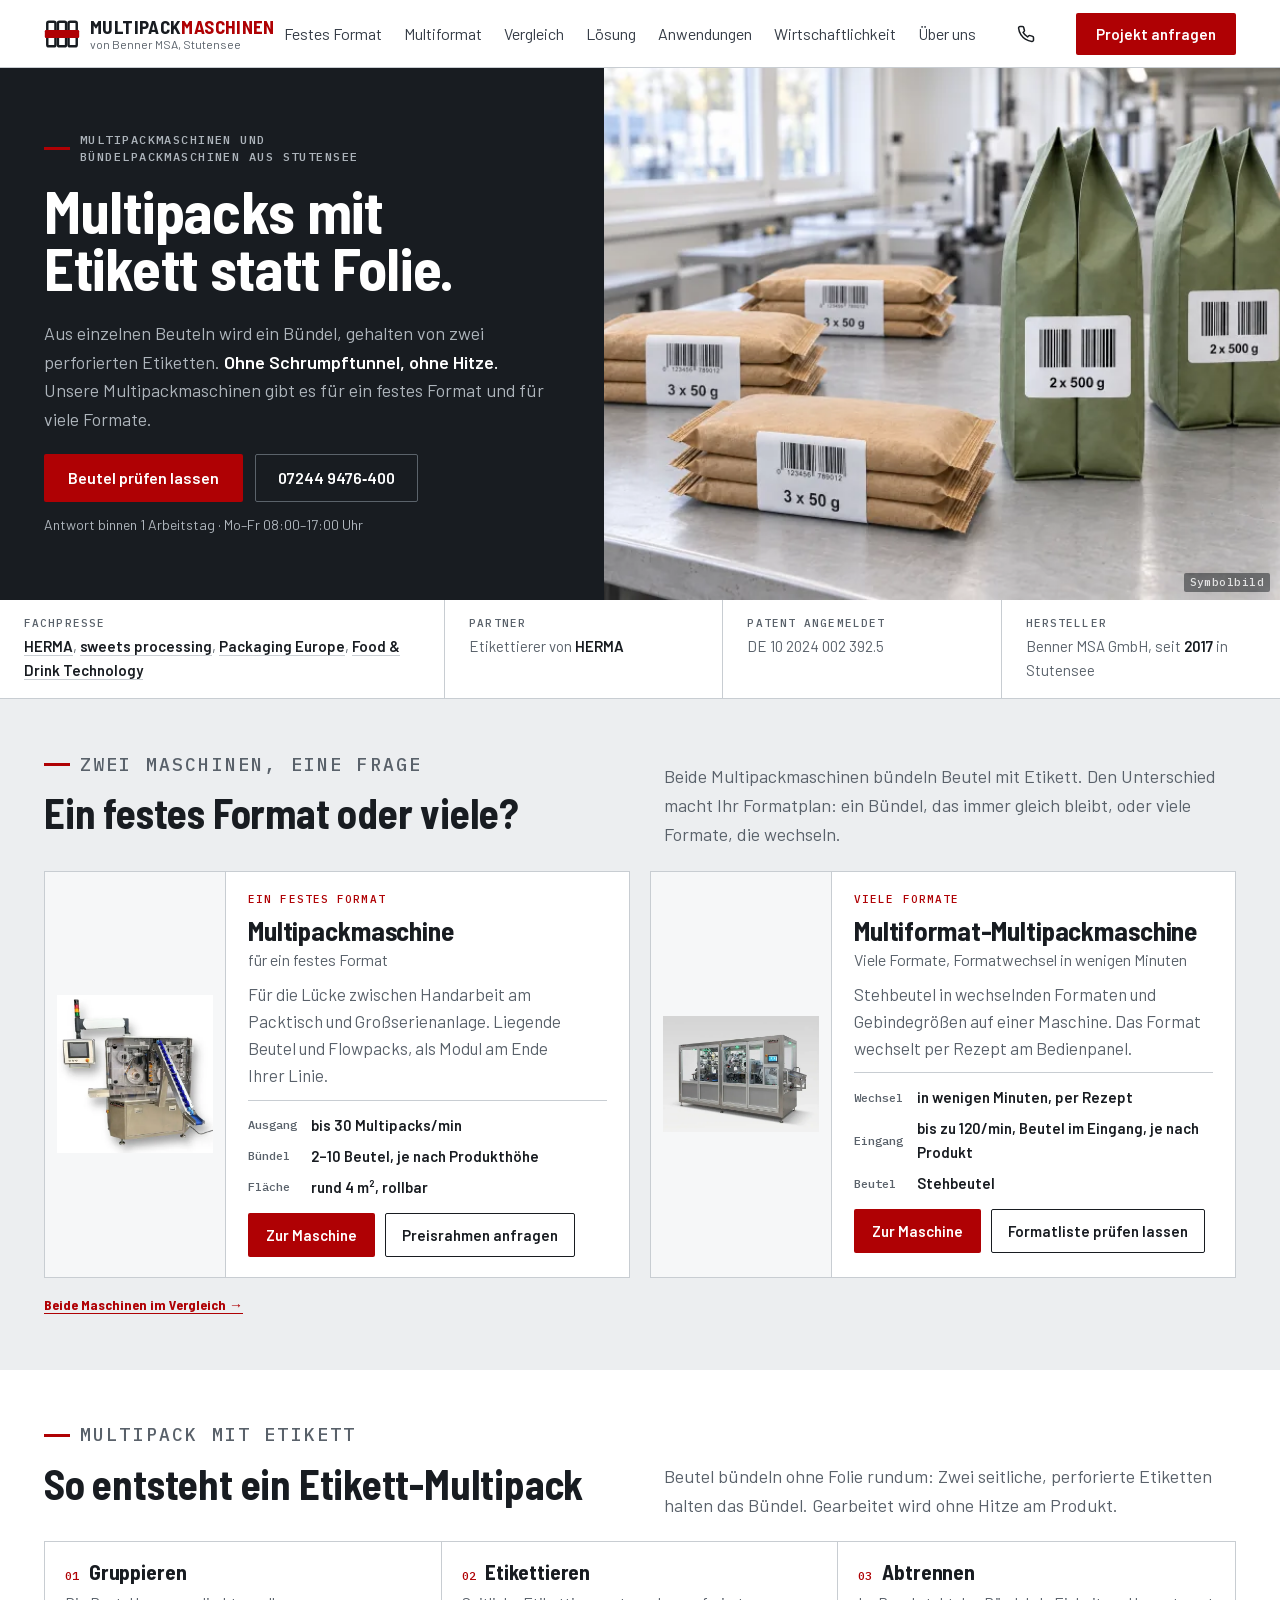
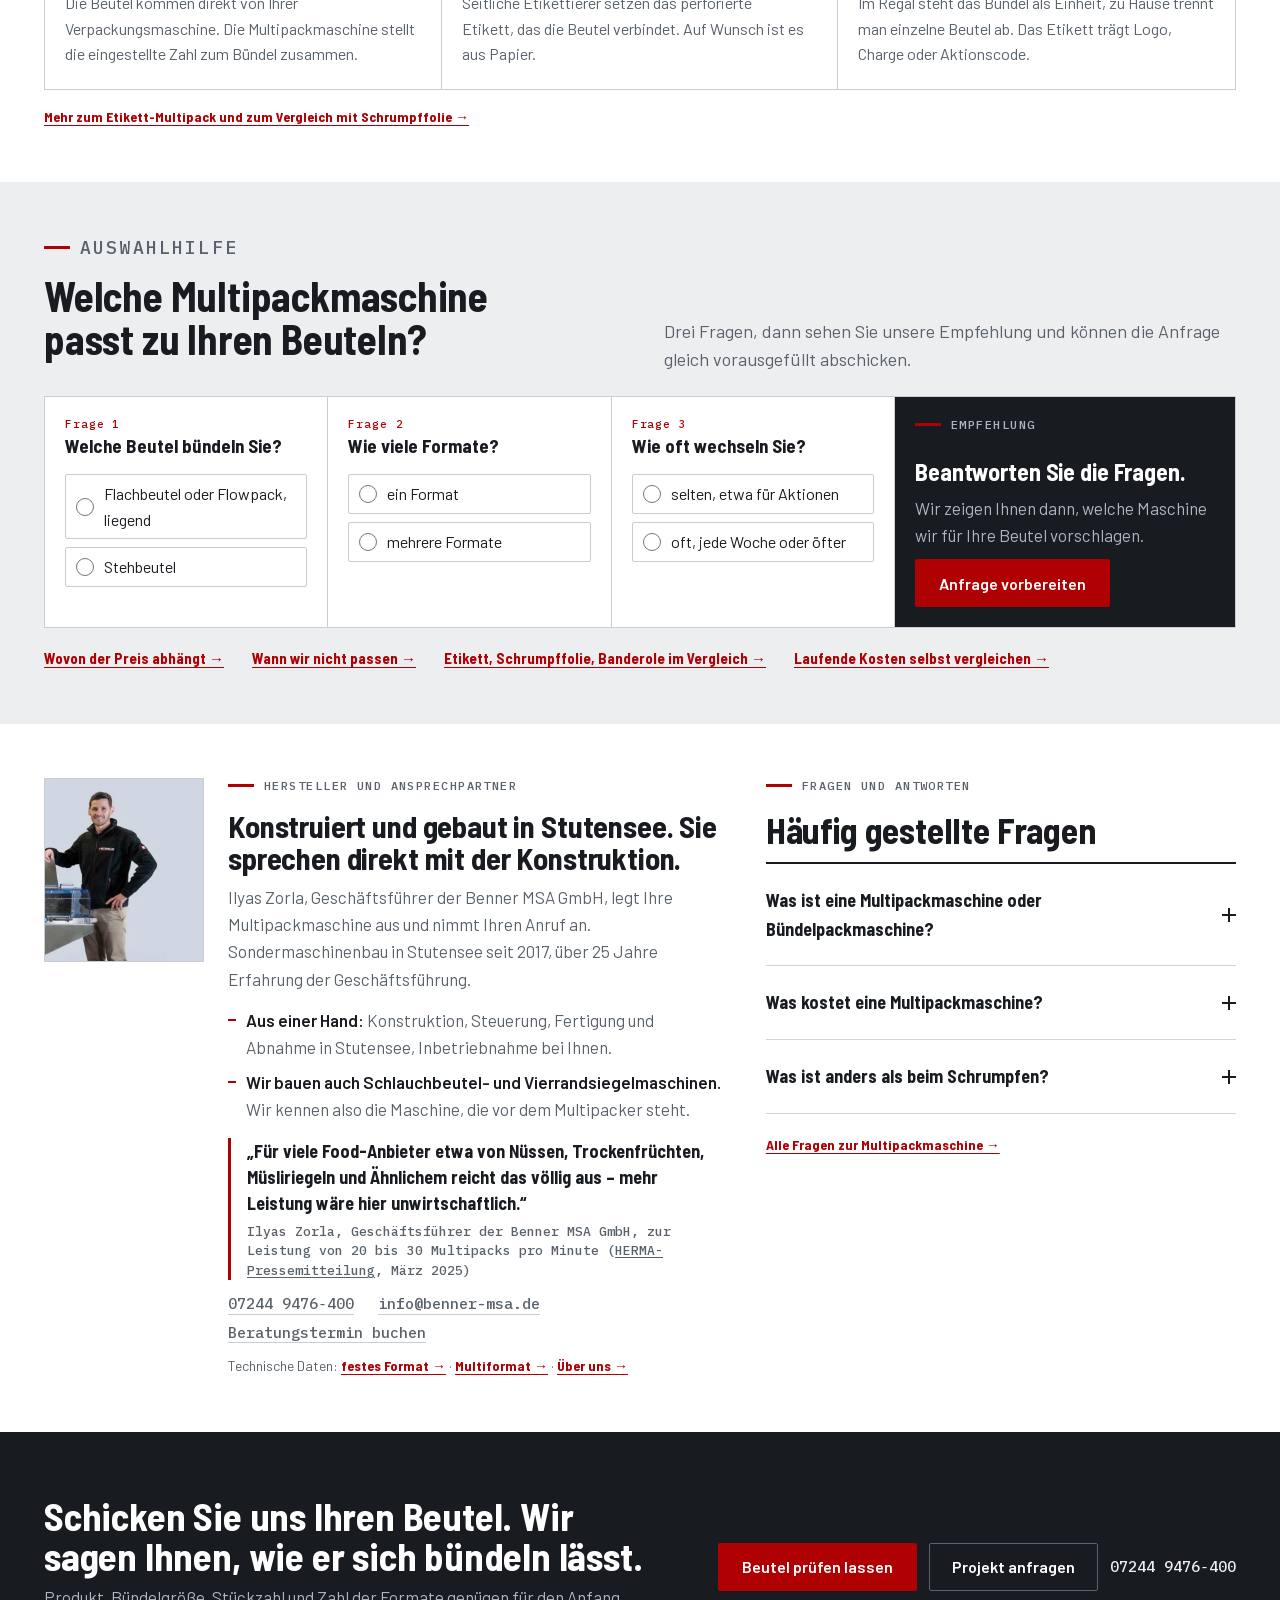
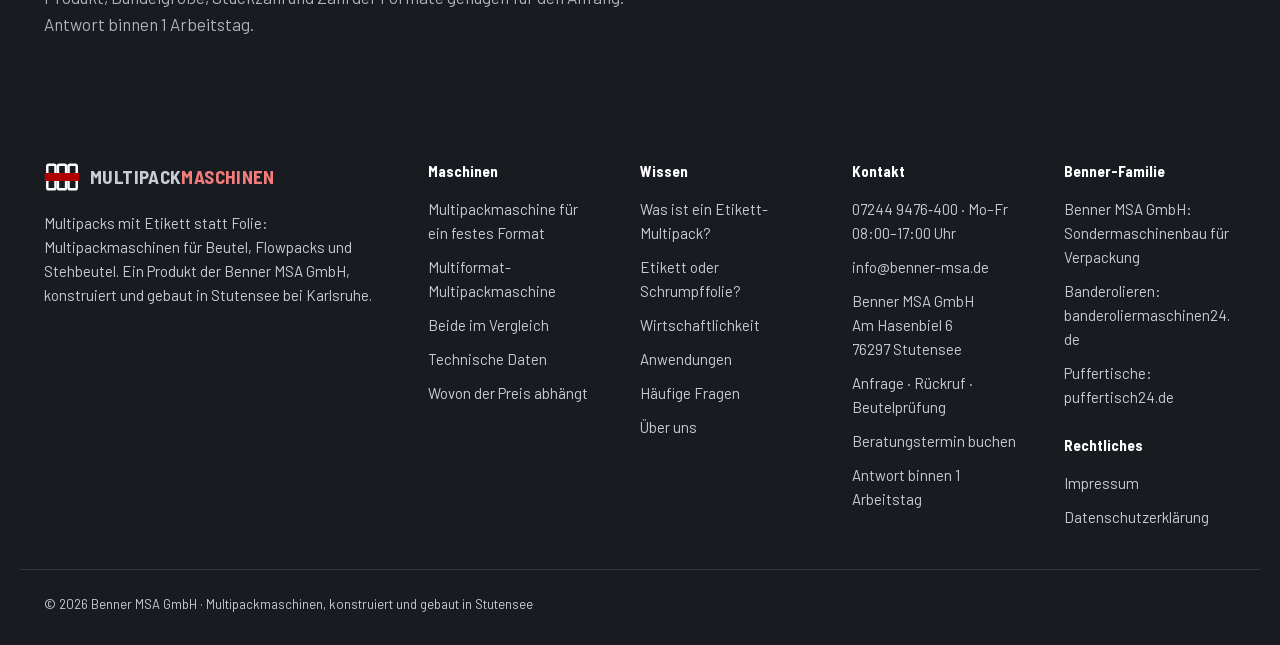
<file: index.html>
<!DOCTYPE html>
<html lang="de">
<head>
<meta charset="UTF-8">
<meta name="viewport" content="width=device-width, initial-scale=1">
<meta name="format-detection" content="telephone=no">
<title>Multipack- &amp; Bündelpackmaschinen mit Etikett | Benner MSA</title>
<meta name="description" content="Multipack mit Etikett statt Folie: Multipackmaschinen aus Stutensee für ein festes Format oder verschiedene Formate. Beutel bündeln ohne Schrumpftunnel.">
<link rel="canonical" href="https://multipackmaschinen.de/">
<meta property="og:title" content="Multipack- &amp; Bündelpackmaschinen mit Etikett | Benner MSA">
<meta property="og:description" content="Multipacks mit Etikett statt Folie. Zwei Multipackmaschinen aus Stutensee: für ein festes Format und für viele Formate, Formatwechsel in wenigen Minuten.">
<meta property="og:type" content="website">
<meta property="og:url" content="https://multipackmaschinen.de/">
<meta property="og:image" content="https://multipackmaschinen.de/assets/og/og-start.png">
<meta property="og:image:type" content="image/png">
<meta property="og:image:width" content="1200">
<meta property="og:image:height" content="630">
<meta property="og:image:alt" content="Multipacks mit Etikett statt Folie: Multipackmaschinen von Benner MSA für ein festes Format oder für viele Formate">
<meta property="og:locale" content="de_DE">
<meta property="og:site_name" content="multipackmaschinen.de">
<meta name="twitter:card" content="summary_large_image">
<meta name="twitter:title" content="Multipack- &amp; Bündelpackmaschinen mit Etikett | Benner MSA">
<meta name="twitter:description" content="Multipacks mit Etikett statt Folie. Zwei Multipackmaschinen aus Stutensee: für ein festes Format und für viele Formate, Formatwechsel in wenigen Minuten.">
<meta name="twitter:image" content="https://multipackmaschinen.de/assets/og/og-start.png">
<script type="application/ld+json">
{
  "@context": "https://schema.org",
  "@graph": [
    {
      "@type": "Organization",
      "@id": "https://multipackmaschinen.de/#organization",
      "name": "Benner MSA GmbH",
      "alternateName": "multipackmaschinen.de",
      "url": "https://multipackmaschinen.de/",
      "foundingDate": "2017",
      "telephone": "+49-7244-9476400",
      "email": "info@benner-msa.de",
      "sameAs": [
        "https://benner-msa.de/",
        "https://banderoliermaschinen24.de/",
        "https://www.puffertisch24.de/"
      ],
      "address": {
        "@type": "PostalAddress",
        "streetAddress": "Am Hasenbiel 6",
        "addressLocality": "Stutensee-Blankenloch",
        "postalCode": "76297",
        "addressRegion": "Baden-Württemberg",
        "addressCountry": "DE"
      },
      "contactPoint": {
        "@type": "ContactPoint",
        "telephone": "+49-7244-9476400",
        "email": "info@benner-msa.de",
        "contactType": "sales",
        "areaServed": "DE",
        "availableLanguage": "German"
      }
    },
    {
      "@type": "WebSite",
      "@id": "https://multipackmaschinen.de/#website",
      "url": "https://multipackmaschinen.de/",
      "name": "multipackmaschinen.de",
      "inLanguage": "de-DE",
      "publisher": { "@id": "https://multipackmaschinen.de/#organization" }
    },
    {
      "@type": "ItemList",
      "@id": "https://multipackmaschinen.de/#maschinen",
      "name": "Multipackmaschinen mit Etikett",
      "itemListElement": [
        { "@type": "ListItem", "position": 1, "name": "Multipackmaschine für ein festes Format", "url": "https://multipackmaschinen.de/etikett-multipackmaschine" },
        { "@type": "ListItem", "position": 2, "name": "Multiformat-Multipackmaschine", "url": "https://multipackmaschinen.de/multiformat-multipackmaschine" }
      ]
    }
  ]
}
</script>
<link rel="icon" type="image/x-icon" href="assets/favicon.ico">
<link rel="icon" type="image/svg+xml" href="assets/favicon.svg">
<link rel="apple-touch-icon" href="assets/apple-touch-icon.png">
<link rel="preload" href="assets/fonts/barlow-semi-condensed-700-latin.woff2" as="font" type="font/woff2" crossorigin>
<link rel="preload" href="assets/fonts/barlow-400-latin.woff2" as="font" type="font/woff2" crossorigin>
<link rel="preload" as="image" href="assets/images/kopf-symbolbild-1536.webp" imagesrcset="assets/images/kopf-symbolbild-768.webp 768w, assets/images/kopf-symbolbild-1024.webp 1024w, assets/images/kopf-symbolbild-1536.webp 1536w" imagesizes="(min-width: 900px) 54vw, 100vw" fetchpriority="high">
<link rel="stylesheet" href="assets/style.css?v=20261113d">
<script>document.documentElement.classList.add('js')</script>
<script defer src="https://stats.multipackmaschinen.de/script.js" data-website-id="f6ae71aa-5e69-43bb-a00f-7aee170f3cc0" data-domains="multipackmaschinen.de,www.multipackmaschinen.de"></script>
</head>
<body class="startseite">
<a class="skip" href="#inhalt">Zum Inhalt springen</a>
<!--P:header-->
<header class="hdr" id="siteHeader">
  <div class="container hdr-in">
    <a href="/" class="brand">
      <svg class="brand-mark" width="36" height="36" viewBox="0 0 44 44" fill="none" aria-hidden="true"><rect x="4" y="7" width="10" height="30" rx="2" stroke="#181C21" stroke-width="3"/><rect x="17" y="7" width="10" height="30" rx="2" stroke="#181C21" stroke-width="3"/><rect x="30" y="7" width="10" height="30" rx="2" stroke="#181C21" stroke-width="3"/><rect x="1" y="17" width="42" height="10" rx="1.5" fill="#AF0104"/></svg>
      <span class="brand-text"><span class="brand-name">MULTIPACK<span class="brand-red">MASCHINEN</span></span> <span class="brand-claim">von Benner MSA, Stutensee</span><span class="sr"> – Startseite</span></span>
    </a>
    <nav class="nav" aria-label="Hauptnavigation">
      <ul class="nav-links">
        <li><a href="/etikett-multipackmaschine">Festes Format</a></li>
        <li><a href="/multiformat-multipackmaschine">Multiformat</a></li>
        <li><a href="/maschinen">Vergleich</a></li>
        <li><a href="/loesung">Lösung</a></li>
        <li><a href="/anwendungen">Anwendungen</a></li>
        <li><a href="/kostenrechner">Wirtschaftlichkeit</a></li>
        <li><a href="/ueber-uns">Über uns</a></li>
      </ul>
      <a class="tel" href="tel:+4972449476400" aria-label="Anrufen: 07244 9476-400"><svg width="18" height="18" viewBox="0 0 24 24" fill="none" stroke="currentColor" stroke-width="2" stroke-linecap="round" stroke-linejoin="round" aria-hidden="true"><path d="M22 16.92v3a2 2 0 0 1-2.18 2 19.79 19.79 0 0 1-8.63-3.07 19.5 19.5 0 0 1-6-6 19.79 19.79 0 0 1-3.07-8.67A2 2 0 0 1 4.11 2h3a2 2 0 0 1 2 1.72c.13.96.36 1.9.7 2.81a2 2 0 0 1-.45 2.11L8.09 9.91a16 16 0 0 0 6 6l1.27-1.27a2 2 0 0 1 2.11-.45c.91.34 1.85.57 2.81.7A2 2 0 0 1 22 16.92z"/></svg><span class="tel-n">07244 9476-400</span></a>
      <a class="btn btn-primary btn-sm" href="/kontakt?art=anfrage&amp;quelle=start#anfrage"><span class="lg-only">Projekt anfragen</span><span class="sm-only">Anfragen</span></a>
      <details class="mnav">
        <summary><span class="sr">Menü</span><span class="burger" aria-hidden="true"><i></i><i></i><i></i></span></summary>
        <ul>
          <li><a href="/etikett-multipackmaschine">Festes Format</a></li>
          <li><a href="/multiformat-multipackmaschine">Multiformat</a></li>
          <li><a href="/maschinen">Vergleich</a></li>
          <li><a href="/loesung">Lösung</a></li>
          <li><a href="/anwendungen">Anwendungen</a></li>
          <li><a href="/kostenrechner">Wirtschaftlichkeit</a></li>
          <li><a href="/ueber-uns">Über uns</a></li>
          <li><a href="/faq">Häufige Fragen</a></li>
          <li class="mnav-sep"><a href="/kontakt">Kontakt &amp; Anfrage</a></li>
          <li><a href="/kontakt?art=muster&amp;quelle=menue#anfrage">Beutel prüfen lassen</a></li>
          <li><a href="https://meet.brevo.com/benner-msa/beratungstermin" rel="noopener">Beratungstermin buchen</a></li>
          <li><a href="tel:+4972449476400">Anrufen: 07244&nbsp;9476&#8209;400 · Mo–Fr 08:00–17:00 Uhr</a></li>
        </ul>
      </details>
    </nav>
  </div>
</header>
<!--/P:header-->

<main id="inhalt" tabindex="-1">

<section class="buehne dunkel mit-bild" id="start" aria-labelledby="h-start">
  <span id="story"></span>
  <div class="b-split">
    <div class="b-txt2">
      <h1 id="h-start"><span class="eyebrow">Multipackmaschinen und Bündelpackmaschinen aus Stutensee</span> Multipacks mit Etikett statt Folie.</h1>
      <div>
        <p class="lead">Aus einzelnen Beuteln wird ein Bündel, gehalten von zwei perforierten Etiketten. <b>Ohne Schrumpftunnel, ohne Hitze.</b> Unsere Multipackmaschinen gibt es für ein festes Format und für viele Formate.</p>
        <div class="cta-row">
          <a class="btn btn-primary" href="/kontakt?art=muster&amp;quelle=start#anfrage">Beutel prüfen lassen</a>
          <a class="btn btn-ghost" href="tel:+4972449476400">07244&nbsp;9476&#8209;400</a>
        </div>
        <p class="micro">Antwort binnen 1 Arbeitstag · Mo–Fr 08:00–17:00 Uhr</p>
      </div>
    </div>
    <figure class="b-bild">
      <img src="assets/images/kopf-symbolbild-1536.webp" srcset="assets/images/kopf-symbolbild-768.webp 768w, assets/images/kopf-symbolbild-1024.webp 1024w, assets/images/kopf-symbolbild-1536.webp 1536w" sizes="(min-width: 900px) 54vw, 100vw" width="1536" height="1024" fetchpriority="high" decoding="async" alt="Symbolbild: Etikett-Multipacks aus flachen Beuteln und Stehbeuteln auf einer Werkbank">
      <figcaption class="symbolbild">Symbolbild</figcaption>
    </figure>
  </div>
</section>

<div class="beleg beleg-4" role="region" aria-label="Belege" tabindex="0">
  <div><span class="k">Fachpresse</span><span><a href="https://www.herma.com/machines/about-herma/news/detail/producing-multipacks-for-medium-volumes" rel="noopener">HERMA</a>, <a href="https://www.sweets-processing.com/en/news/20250311-neue-maschine-von-benner-msa-mit-herma-etikettierern" rel="noopener">sweets processing</a>, <a href="https://packagingeurope.com/news/new-machine-bundles-medium-sized-bag-multipacks-with-label-applicator/12581.article" rel="noopener">Packaging Europe</a>, <a href="https://www.foodanddrinktechnology.com/news/57877/benner-msa-develops-compact-system-equipped-with-herma-500-label-applicators/" rel="noopener">Food &amp; Drink Technology</a></span></div>
  <div><span class="k">Partner</span><span>Etikettierer von <b>HERMA</b></span></div>
  <div><span class="k">Patent angemeldet</span><span>DE&nbsp;10&nbsp;2024&nbsp;002&nbsp;392.5</span></div>
  <div><span class="k">Hersteller</span><span>Benner MSA GmbH, seit <b>2017</b> in Stutensee</span></div>
</div>

<section class="abschnitt hell" id="maschine" aria-labelledby="h-maschine">
  <span id="frage"></span><span id="trichter"></span>
  <div class="container">
    <div class="kopf2">
      <p class="eyebrow">Zwei Maschinen, eine Frage</p>
      <h2 id="h-maschine">Ein festes Format oder viele?</h2>
      <p>Beide Multipackmaschinen bündeln Beutel mit Etikett. Den Unterschied macht Ihr Formatplan: ein Bündel, das immer gleich bleibt, oder viele Formate, die wechseln.</p>
    </div>
    <div class="tueren">
      <article class="tuer" id="festes-format">
        <div class="fig contain"><img src="assets/images/festformat-maschine-800.webp" srcset="assets/images/festformat-maschine-480.webp 480w, assets/images/festformat-maschine-800.webp 800w, assets/images/festformat-maschine-1261.webp 1261w" sizes="(min-width: 1081px) 300px, (min-width: 641px) 46vw, 92vw" width="800" height="812" loading="lazy" decoding="async" alt="Multipackmaschine für ein festes Format mit Steigband, zwei seitlichen Etikettierern, Signalsäule und Bedienpanel"></div>
        <div class="t-in">
          <span class="tag-k">Ein festes Format</span>
          <h3>Multipack&shy;maschine<span>für ein festes Format</span></h3>
          <p>Für die Lücke zwischen Handarbeit am Packtisch und Großserienanlage. Liegende Beutel und Flowpacks, als Modul am Ende Ihrer Linie.</p>
          <dl class="datenliste"><dt>Ausgang</dt><dd>bis 30 Multipacks/min</dd><dt>Bündel</dt><dd>2–10 Beutel, je nach Produkthöhe</dd><dt>Fläche</dt><dd>rund 4&nbsp;m², rollbar</dd></dl>
          <div class="t-cta"><a class="btn btn-primary" href="/etikett-multipackmaschine">Zur Maschine</a><a class="btn btn-ghost" href="/kontakt?art=anfrage&amp;maschine=fest&amp;quelle=start#anfrage">Preisrahmen anfragen</a></div>
        </div>
      </article>
      <article class="tuer" id="multiformat">
        <span id="beweis"></span><span id="formatwechsel"></span>
        <div class="fig contain"><img src="assets/images/multiformat-maschine-600.webp" srcset="assets/images/multiformat-maschine-600.webp 600w, assets/images/multiformat-maschine-1200.webp 1200w" sizes="(min-width: 1081px) 300px, (min-width: 641px) 46vw, 92vw" width="600" height="448" loading="lazy" decoding="async" alt="Multiformat-Multipackmaschine von Benner MSA mit Glastüren, Etikettierern, Touchpanel und Auslaufrutsche"></div>
        <div class="t-in">
          <span class="tag-k">Viele Formate</span>
          <h3>Multiformat-Multipack&shy;maschine<span>Viele Formate, Formatwechsel in wenigen Minuten</span></h3>
          <p>Stehbeutel in wechselnden Formaten und Gebindegrößen auf einer Maschine. Das Format wechselt per Rezept am Bedienpanel.</p>
          <dl class="datenliste"><dt>Wechsel</dt><dd>in wenigen Minuten, per Rezept</dd><dt>Eingang</dt><dd>bis zu 120/min, Beutel im Eingang, je nach Produkt</dd><dt>Beutel</dt><dd>Stehbeutel</dd></dl>
          <div class="t-cta"><a class="btn btn-primary" href="/multiformat-multipackmaschine">Zur Maschine</a><a class="btn btn-ghost" href="/kontakt?art=anfrage&amp;maschine=multiformat&amp;formate=4-10&amp;quelle=start#anfrage">Formatliste prüfen lassen</a></div>
        </div>
      </article>
    </div>
    <p class="micro" style="margin-top:16px"><a class="go" href="/maschinen">Beide Maschinen im Vergleich</a></p>
  </div>
</section>

<section class="abschnitt papier" id="funktion" aria-labelledby="h-funktion">
  <div class="container">
    <div class="kopf2">
      <p class="eyebrow">Multipack mit Etikett</p>
      <h2 id="h-funktion">So entsteht ein Etikett-Multipack</h2>
      <p>Beutel bündeln ohne Folie rundum: Zwei seitliche, perforierte Etiketten halten das Bündel. Gearbeitet wird ohne Hitze am Produkt.</p>
    </div>
    <ol class="schritte">
      <li class="schritt"><div class="s-in"><h3><span>01</span>Gruppieren</h3><p>Die Beutel kommen direkt von Ihrer Verpackungsmaschine. Die Multipackmaschine stellt die eingestellte Zahl zum Bündel zusammen.</p></div></li>
      <li class="schritt"><div class="s-in"><h3><span>02</span>Etikettieren</h3><p>Seitliche Etikettierer setzen das perforierte Etikett, das die Beutel verbindet. Auf Wunsch ist es aus Papier.</p></div></li>
      <li class="schritt"><div class="s-in"><h3><span>03</span>Abtrennen</h3><p>Im Regal steht das Bündel als Einheit, zu Hause trennt man einzelne Beutel ab. Das Etikett trägt Logo, Charge oder Aktionscode.</p></div></li>
    </ol>
    <p class="micro" style="margin-top:16px"><a class="go" href="/loesung">Mehr zum Etikett-Multipack und zum Vergleich mit Schrumpffolie</a></p>
  </div>
</section>

<section class="abschnitt hell" id="wegweiser" aria-labelledby="h-wegweiser">
    <div class="container">
    <div class="kopf2">
      <p class="eyebrow">Auswahlhilfe</p>
      <h2 id="h-wegweiser">Welche Multipackmaschine passt zu Ihren Beuteln?</h2>
      <p>Drei Fragen, dann sehen Sie unsere Empfehlung und können die Anfrage gleich vorausgefüllt abschicken.</p>
    </div>
    <form class="wahl" id="wahl" action="/kontakt" method="get">
      <fieldset>
        <legend><span>Frage 1</span>Welche Beutel bündeln Sie?</legend>
        <label><input type="radio" name="beutel" value="liegend">Flachbeutel oder Flowpack, liegend</label>
        <label><input type="radio" name="beutel" value="steh">Stehbeutel</label>
      </fieldset>
      <fieldset>
        <legend><span>Frage 2</span>Wie viele Formate?</legend>
        <label><input type="radio" name="anzahl" value="eins">ein Format</label>
        <label><input type="radio" name="anzahl" value="mehrere">mehrere Formate</label>
      </fieldset>
      <fieldset>
        <legend><span>Frage 3</span>Wie oft wechseln Sie?</legend>
        <label><input type="radio" name="wechsel" value="selten">selten, etwa für Aktionen</label>
        <label><input type="radio" name="wechsel" value="oft">oft, jede Woche oder öfter</label>
      </fieldset>
      <div class="w-erg" aria-live="polite">
        <p class="eyebrow">Empfehlung</p>
        <h3 id="w-h">Beantworten Sie die Fragen.</h3>
        <p id="w-p">Wir zeigen Ihnen dann, welche Maschine wir für Ihre Beutel vorschlagen.</p>
        <a class="btn btn-primary" id="w-a" href="/kontakt?art=anfrage&amp;quelle=auswahlhilfe#anfrage">Anfrage vorbereiten</a>
      </div>
    </form>
    <div class="wahl-text">
      <div class="kasten"><h3>Liegende Beutel, ein Format</h3><p>Dann passt die <a href="/etikett-multipackmaschine">Multipackmaschine für ein festes Format</a>. Für eine Aktion wechseln Sie nur die Etikettenrolle.</p></div>
      <div class="kasten"><h3>Stehbeutel in mehreren Formaten</h3><p>Dann passt die <a href="/multiformat-multipackmaschine">Multiformat-Multipackmaschine</a>. Das Format wechselt per Rezept in wenigen Minuten.</p></div>
      <div class="kasten"><h3>Dazwischen</h3><p>Liegende Beutel in mehreren Formaten oder ein einzelner Stehbeutel: Schicken Sie uns Ihre Formatliste, wir prüfen beide Wege.</p></div>
    </div>
    <p class="wahl-links" id="preise"><span id="problem"></span><span id="vergleich"></span><span id="h-preise"></span>
      <a class="go" href="/maschinen#preise">Wovon der Preis abhängt</a>
      <a class="go" href="/maschinen#nicht-passen">Wann wir nicht passen</a>
      <a class="go" href="/loesung#abgrenzung">Etikett, Schrumpffolie, Banderole im Vergleich</a>
      <a class="go" href="/kostenrechner">Laufende Kosten selbst vergleichen</a>
    </p>
  </div>
</section>

<section class="abschnitt papier" id="warum" aria-labelledby="h-team">
  <span id="team"></span><span id="ablauf"></span><span id="technik"></span>
  <div class="container duo">
    <div class="person">
    <img src="assets/images/ansprechpartner.webp" width="470" height="540" loading="lazy" decoding="async" alt="Ilyas Zorla, Geschäftsführer der Benner MSA GmbH">
    <div>
      <p class="eyebrow">Hersteller und Ansprechpartner</p>
      <h2 id="h-team">Konstruiert und gebaut in Stutensee. Sie sprechen direkt mit der Konstruktion.</h2>
      <p>Ilyas Zorla, Geschäftsführer der Benner MSA GmbH, legt Ihre Multipackmaschine aus und nimmt Ihren Anruf an. Sondermaschinenbau in Stutensee seit 2017, über 25 Jahre Erfahrung der Geschäftsführung.</p>
      <ul class="hersteller">
        <li><b>Aus einer Hand:</b> Konstruktion, Steuerung, Fertigung und Abnahme in Stutensee, Inbetriebnahme bei Ihnen.</li>
        <li><b>Wir bauen auch Schlauchbeutel- und Vierrandsiegelmaschinen.</b> Wir kennen also die Maschine, die vor dem Multipacker steht.</li>
      </ul>
      <blockquote class="zitat"><p>„Für viele Food-Anbieter etwa von Nüssen, Trockenfrüchten, Müsliriegeln und Ähnlichem reicht das völlig aus – mehr Leistung wäre hier unwirtschaftlich.“</p><cite>Ilyas Zorla, Geschäftsführer der Benner MSA GmbH, zur Leistung von 20 bis 30 Multipacks pro Minute (<a href="https://www.herma.com/machines/about-herma/news/detail/producing-multipacks-for-medium-volumes" rel="noopener">HERMA-Pressemitteilung</a>, März 2025)</cite></blockquote>
      <p class="kontaktzeile"><a href="tel:+4972449476400">07244&nbsp;9476&#8209;400</a><a href="mailto:info@benner-msa.de">info@benner-msa.de</a><a href="https://meet.brevo.com/benner-msa/beratungstermin" rel="noopener">Beratungstermin buchen</a></p>
      <p class="micro">Technische Daten: <a class="go" href="/etikett-multipackmaschine#technik">festes Format</a> · <a class="go" href="/multiformat-multipackmaschine#technik">Multiformat</a> · <a class="go" href="/ueber-uns">Über uns</a></p>
    </div>
  </div>
    <div id="faq">
      <p class="eyebrow">Fragen und Antworten</p>
      <h2 id="h-faq" style="font-size:clamp(1.75rem,2.8vw,2.375rem)">Häufig gestellte Fragen</h2>
      <div class="faq">
      <details>
        <summary>Was ist eine Multipackmaschine oder Bündelpackmaschine?</summary>
        <p>Eine Multipackmaschine fasst mehrere einzelne Packungen zu einer Verkaufseinheit zusammen, etwa zwei oder drei Beutel Nüsse zu einem DUO- oder TRIO-Pack. Im Handel heißt das auch Sammelpackung, Mehrfachpackung oder Bündelverpackung, die Maschine deshalb oft Bündelpackmaschine. Unsere Maschinen bündeln mit perforiertem Etikett statt mit Schrumpffolie.</p>
      </details>
      <details>
        <summary>Was kostet eine Multipackmaschine?</summary>
        <p>Das hängt vor allem von der Zahl der Formate, der Leistung und der Einbindung in Ihre Linie ab. Schicken Sie uns Beutel, Bündelgröße und Stückzahl, wir nennen Ihnen den Preisrahmen binnen 1 Arbeitstag.</p>
      </details>
      <details>
        <summary>Was ist anders als beim Schrumpfen?</summary>
        <p>Statt Folie rundum verbinden zwei seitliche, perforierte Etiketten die Beutel. Es gibt keinen Schrumpftunnel und keine Hitze am Produkt. Im Regal trennt der Kunde einzelne Packungen ab.</p>
      </details>
    </div>
    <p class="micro" style="margin-top:20px"><a class="go" href="/faq">Alle Fragen zur Multipackmaschine</a></p>
    </div>
  </div>
</section>

<section class="abschluss" id="kontakt" aria-labelledby="h-kontakt">
  <span id="wissen"></span>
  <div class="container a-in">
    <div>
      <h2 id="h-kontakt">Schicken Sie uns Ihren Beutel. Wir sagen Ihnen, wie er sich bündeln lässt.</h2>
      <p>Produkt, Bündelgröße, Stückzahl und Zahl der Formate genügen für den Anfang. Antwort binnen 1 Arbeitstag.</p>
    </div>
    <div class="cta-row">
      <a class="btn btn-primary" href="/kontakt?art=muster&amp;quelle=start#anfrage">Beutel prüfen lassen</a>
      <a class="btn btn-ghost" href="/kontakt?art=anfrage&amp;quelle=start#anfrage">Projekt anfragen</a>
      <a class="tel2" href="tel:+4972449476400">07244&nbsp;9476&#8209;400</a>
    </div>
  </div>
</section>

</main>
<!--P:footer-->
<footer class="ftr">
  <div class="container ftr-grid">
    <div class="ftr-brand">
      <a href="/" class="brand brand-inv" aria-label="Multipackmaschinen – Startseite">
        <svg class="brand-mark" width="36" height="36" viewBox="0 0 44 44" fill="none" aria-hidden="true"><rect x="4" y="7" width="10" height="30" rx="2" stroke="#FFFFFF" stroke-width="3"/><rect x="17" y="7" width="10" height="30" rx="2" stroke="#FFFFFF" stroke-width="3"/><rect x="30" y="7" width="10" height="30" rx="2" stroke="#FFFFFF" stroke-width="3"/><rect x="1" y="17" width="42" height="10" rx="1.5" fill="#AF0104"/></svg>
        <span class="brand-text"><span class="brand-name">MULTIPACK<span class="brand-red">MASCHINEN</span></span></span>
      </a>
      <p>Multipacks mit Etikett statt Folie: Multipackmaschinen für Beutel, Flowpacks und Stehbeutel. Ein Produkt der <a href="https://benner-msa.de">Benner MSA GmbH</a>, konstruiert und gebaut in Stutensee bei Karlsruhe.</p>
    </div>
    <div><p class="ftr-h">Maschinen</p><ul><li><a href="/etikett-multipackmaschine">Multipackmaschine für ein festes Format</a></li><li><a href="/multiformat-multipackmaschine">Multiformat-Multipackmaschine</a></li><li><a href="/maschinen">Beide im Vergleich</a></li><li><a href="/etikett-multipackmaschine#technik">Technische Daten</a></li><li><a href="/etikett-multipackmaschine#preise">Wovon der Preis abhängt</a></li></ul></div>
    <div><p class="ftr-h">Wissen</p><ul><li><a href="/loesung#etikett-multipack">Was ist ein Etikett-Multipack?</a></li><li><a href="/loesung#abgrenzung">Etikett oder Schrumpffolie?</a></li><li><a href="/kostenrechner">Wirtschaftlichkeit</a></li><li><a href="/anwendungen">Anwendungen</a></li><li><a href="/faq">Häufige Fragen</a></li><li><a href="/ueber-uns">Über uns</a></li></ul></div>
    <div><p class="ftr-h">Kontakt</p><ul><li><a href="tel:+4972449476400">07244&nbsp;9476&#8209;400</a> · Mo–Fr 08:00–17:00 Uhr</li><li><a href="mailto:info@benner-msa.de">info@benner-msa.de</a></li><li>Benner MSA GmbH<br>Am Hasenbiel 6<br>76297 Stutensee</li><li><a href="/kontakt">Anfrage · Rückruf · Beutelprüfung</a></li><li><a href="https://meet.brevo.com/benner-msa/beratungstermin" rel="noopener">Beratungstermin buchen</a></li><li>Antwort binnen 1 Arbeitstag</li></ul></div>
    <div><p class="ftr-h">Benner-Familie</p><ul><li><a href="https://benner-msa.de">Benner MSA GmbH: Sondermaschinenbau für Verpackung</a></li><li><a href="https://banderoliermaschinen24.de">Banderolieren: banderoliermaschinen24.de</a></li><li><a href="https://www.puffertisch24.de">Puffertische: puffertisch24.de</a></li></ul><p class="ftr-h ftr-h-2">Rechtliches</p><ul><li><a href="/impressum">Impressum</a></li><li><a href="/datenschutz">Datenschutzerklärung</a></li></ul></div>
  </div>
  <div class="container ftr-bottom">
    <p>© 2026 Benner MSA GmbH · Multipackmaschinen, konstruiert und gebaut in Stutensee</p>
  </div>
</footer>
<!--/P:footer-->
<div class="handyleiste"><a class="btn btn-primary" href="/kontakt?art=muster&amp;quelle=handyleiste#anfrage">Beutel prüfen lassen</a><a class="btn btn-ghost" href="tel:+4972449476400" aria-label="Anrufen: 07244 9476-400">Anruf</a></div>
<script src="assets/script.js?v=20261113c" defer></script>
</body>
</html>
</file>
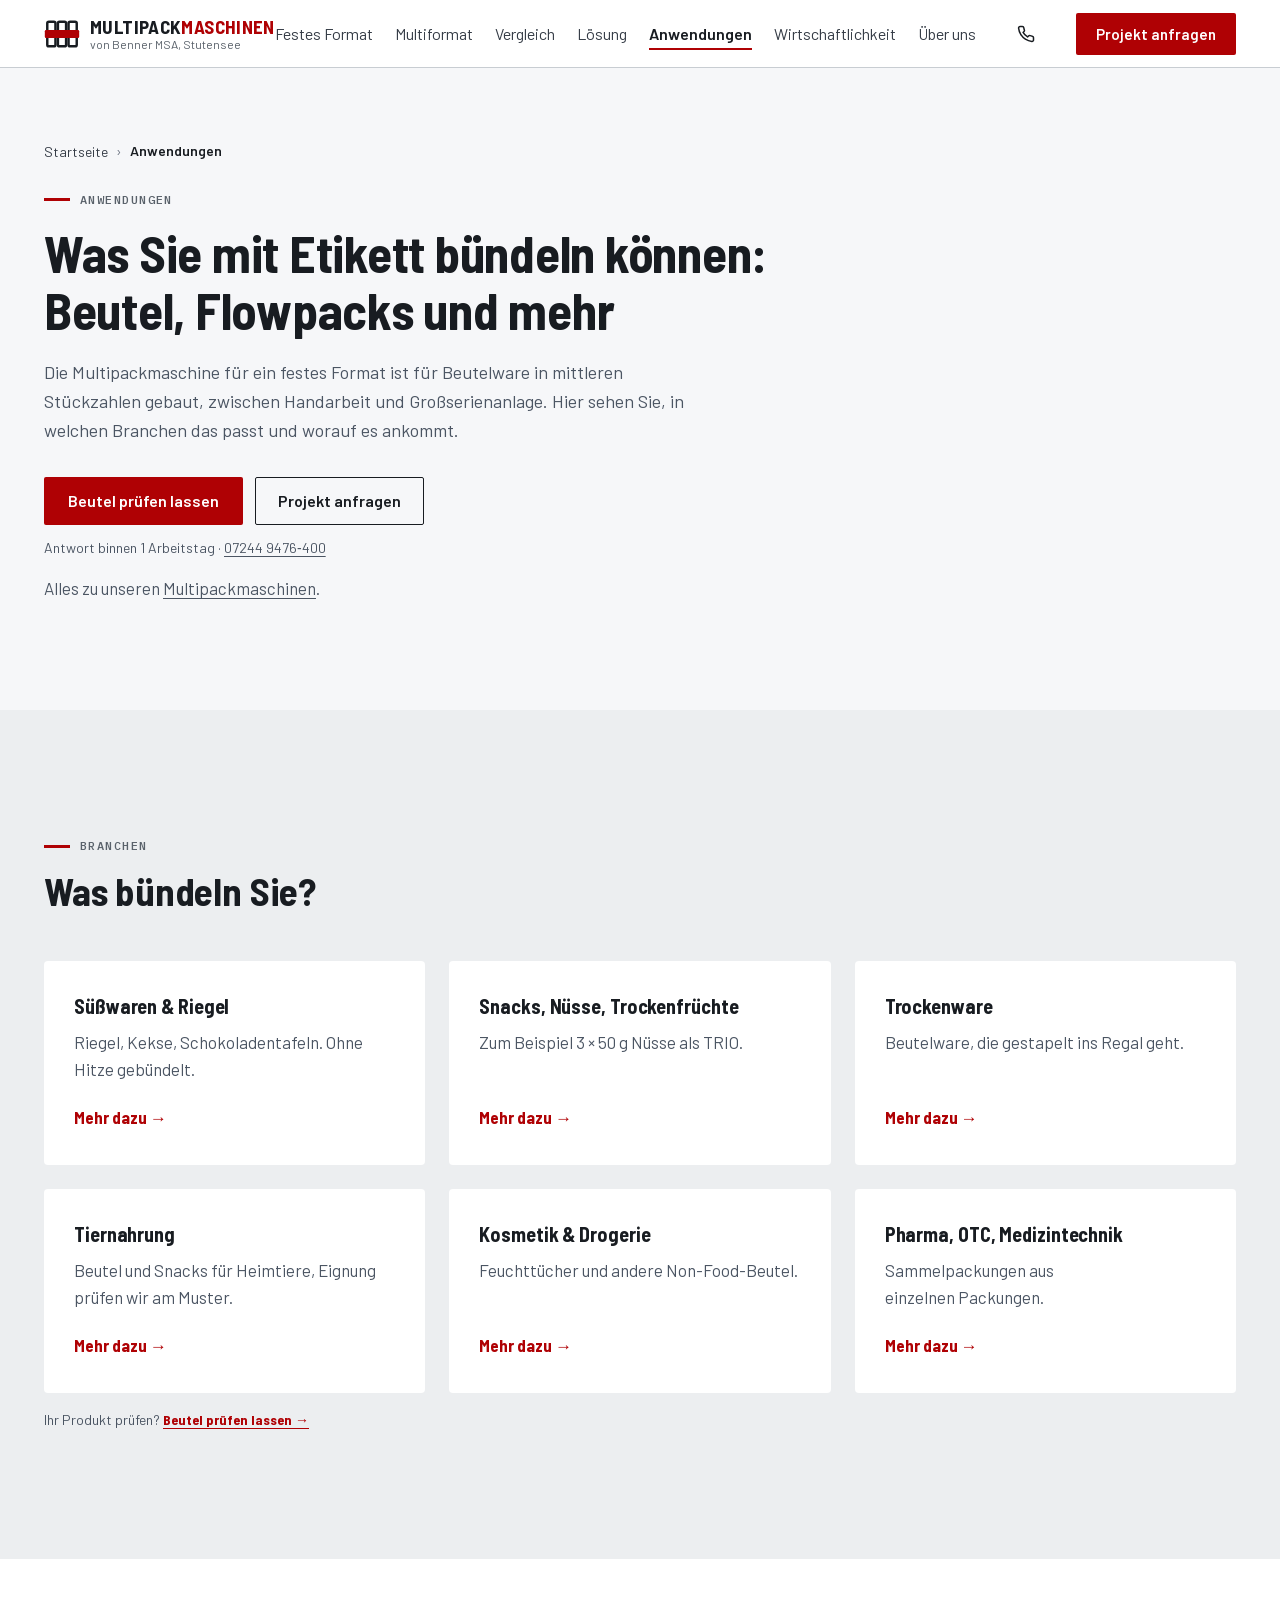
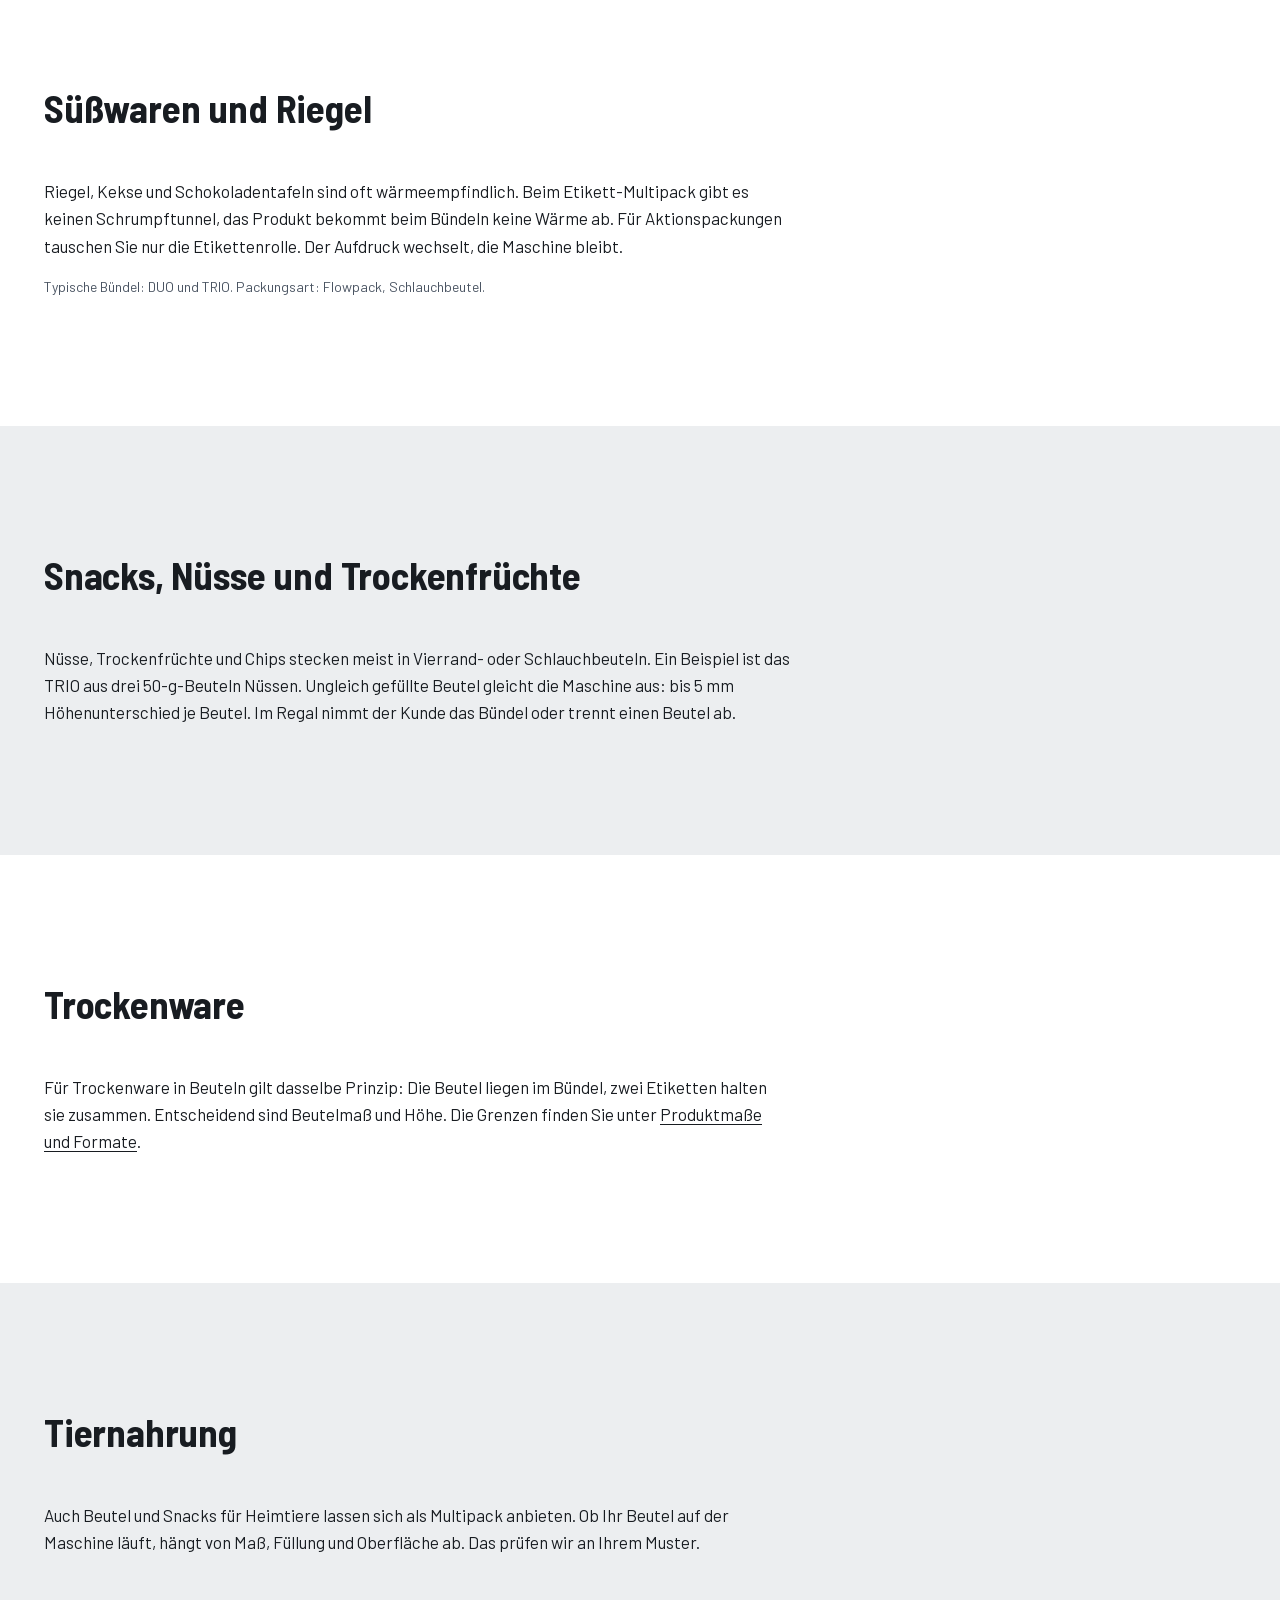
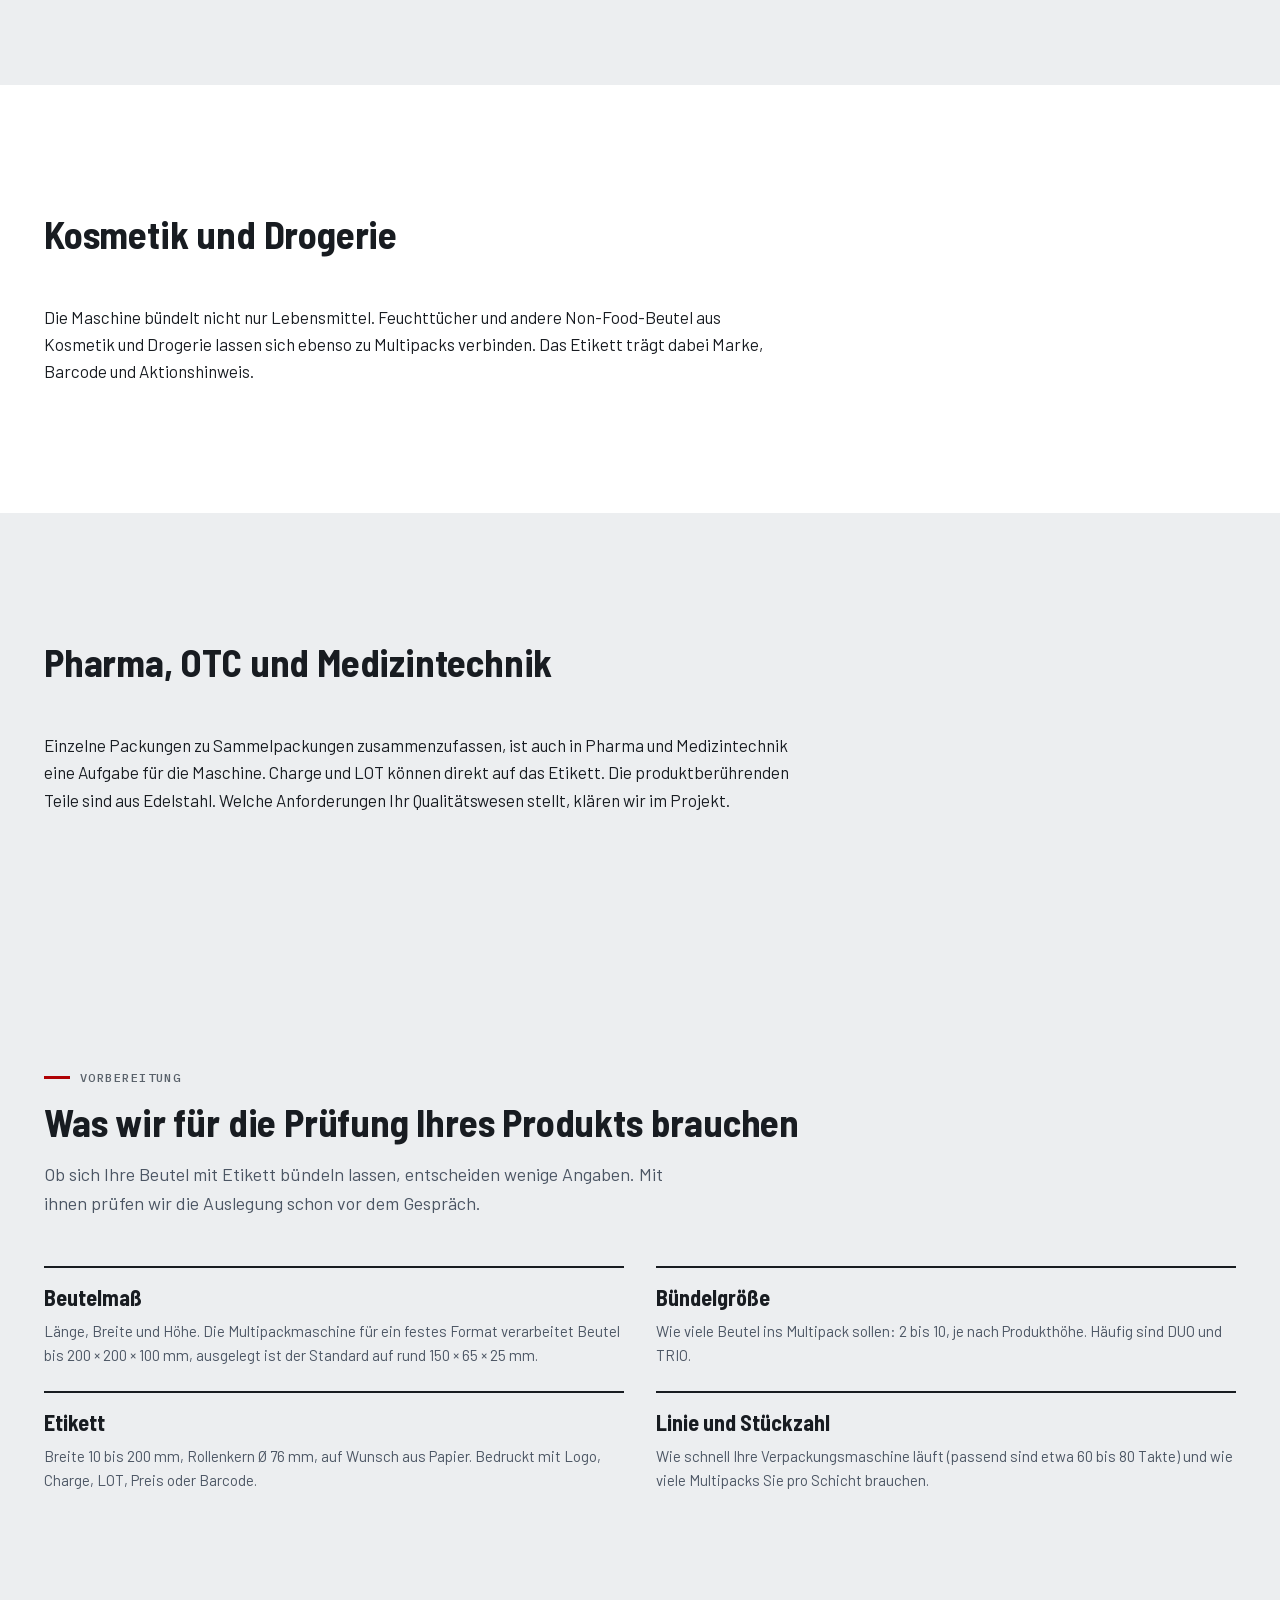
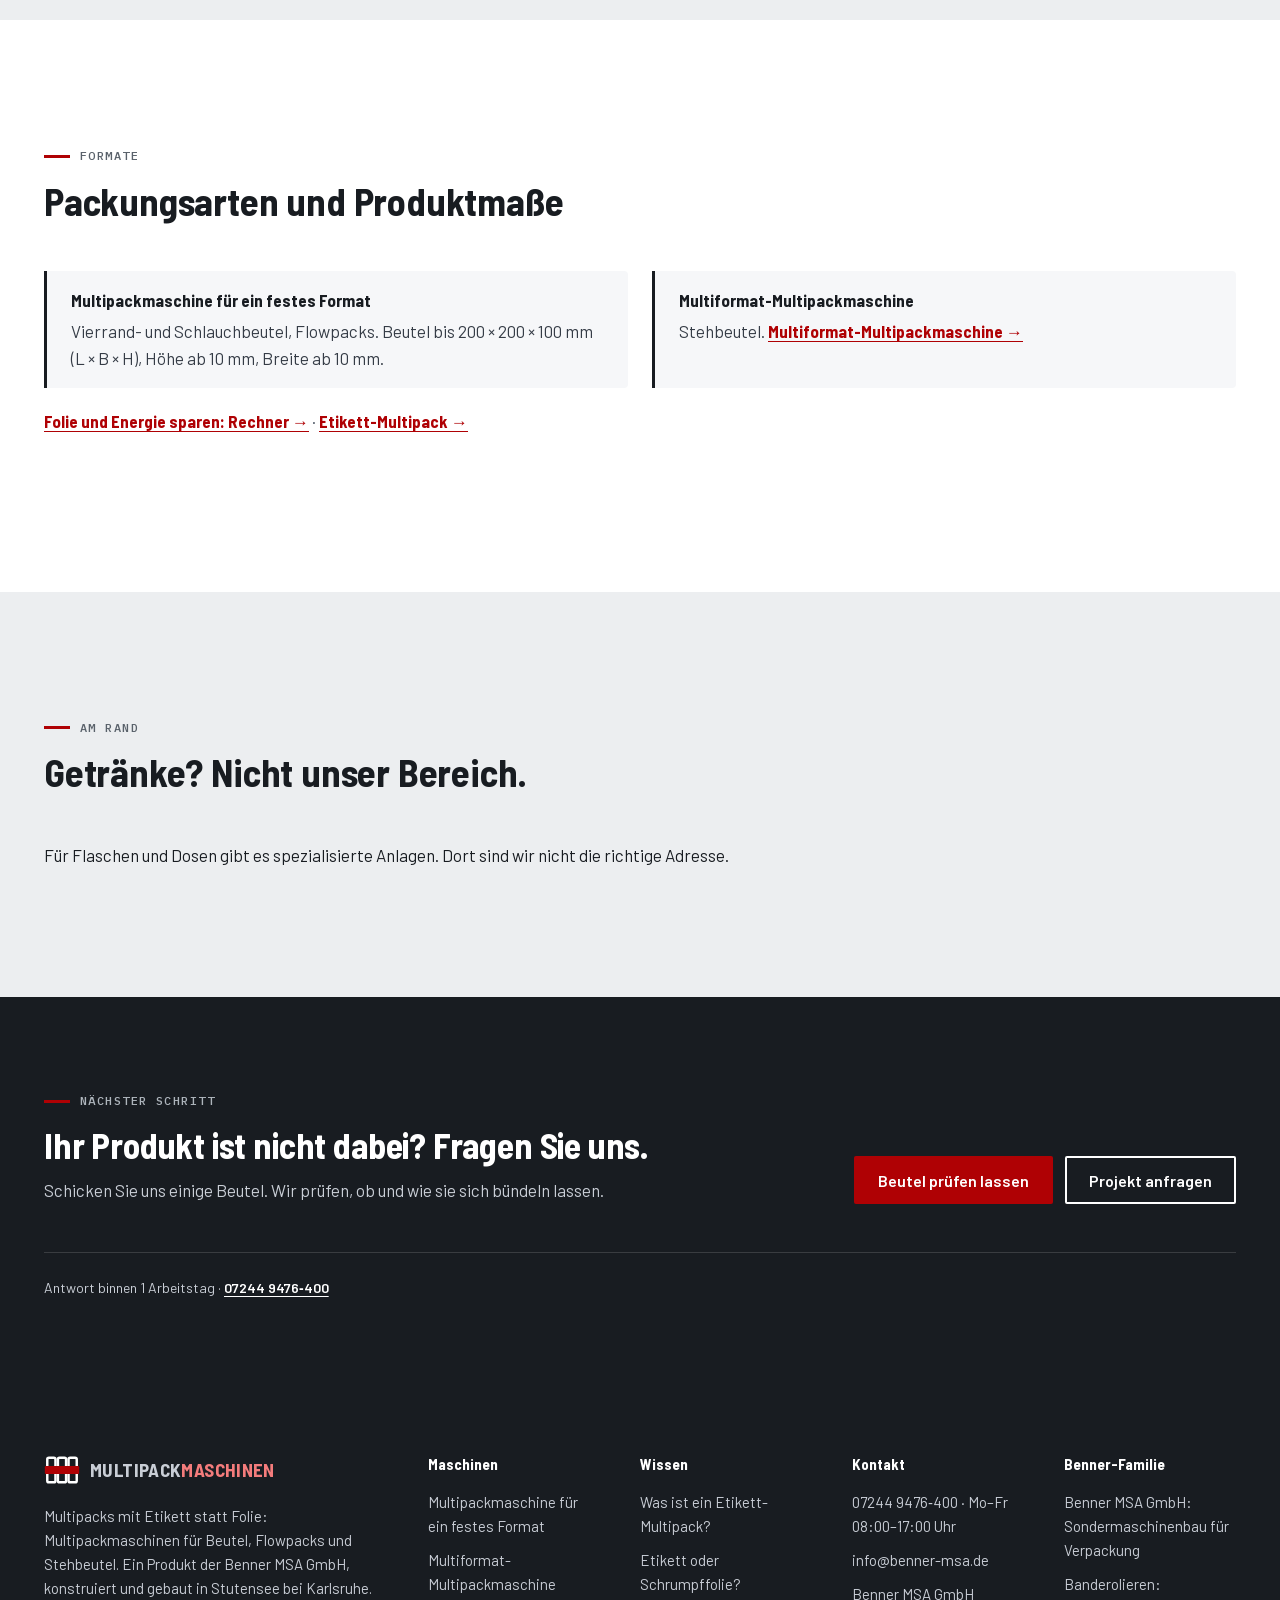
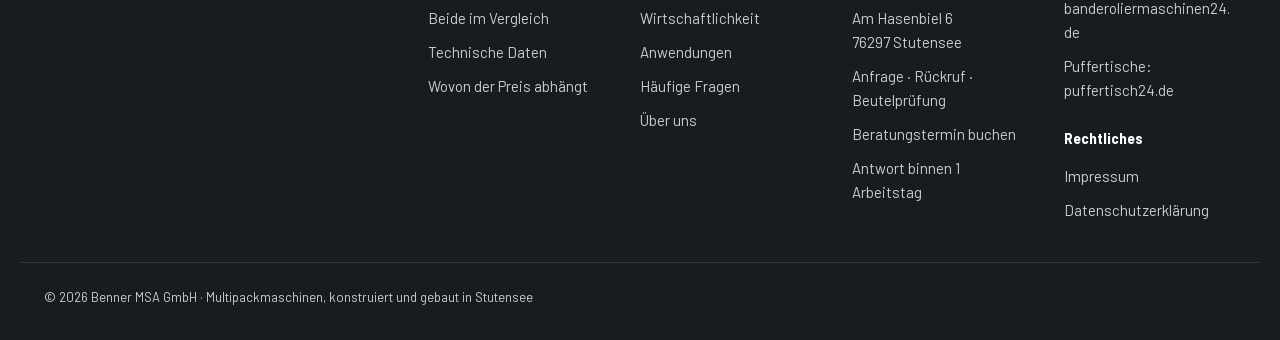
<file: anwendungen.html>
<!DOCTYPE html>
<html lang="de">
<head>
<meta charset="UTF-8">
<meta name="viewport" content="width=device-width, initial-scale=1">
<meta name="format-detection" content="telephone=no">
<title>Beutel &amp; Flowpacks zum Multipack bündeln | Anwendungen</title>
<meta name="description" content="Nüsse, Trockenfrüchte, Riegel, Kekse, Chips oder Feuchttücher: Welche Beutel und Flowpacks sich mit Etikett bündeln lassen und was wir dafür wissen müssen.">
<link rel="canonical" href="https://multipackmaschinen.de/anwendungen">
<meta property="og:title" content="Beutel &amp; Flowpacks zum Multipack bündeln | Anwendungen">
<meta property="og:description" content="Nüsse, Trockenfrüchte, Riegel, Kekse, Chips oder Feuchttücher: Welche Beutel und Flowpacks sich mit Etikett bündeln lassen und was wir dafür wissen müssen.">
<meta property="og:type" content="website">
<meta property="og:url" content="https://multipackmaschinen.de/anwendungen">
<meta property="og:image" content="https://multipackmaschinen.de/assets/og/og-start.png">
<meta property="og:image:type" content="image/png">
<meta property="og:image:width" content="1200">
<meta property="og:image:height" content="630">
<meta property="og:image:alt" content="Multipacks mit Etikett statt Folie: Multipackmaschinen von Benner MSA">
<meta property="og:locale" content="de_DE">
<meta property="og:site_name" content="multipackmaschinen.de">
<meta name="twitter:card" content="summary_large_image">
<meta name="twitter:title" content="Beutel &amp; Flowpacks zum Multipack bündeln | Anwendungen">
<meta name="twitter:description" content="Nüsse, Trockenfrüchte, Riegel, Kekse, Chips oder Feuchttücher: Welche Beutel und Flowpacks sich mit Etikett bündeln lassen und was wir dafür wissen müssen.">
<meta name="twitter:image" content="https://multipackmaschinen.de/assets/og/og-start.png">
<script type="application/ld+json">
{
  "@context": "https://schema.org",
  "@type": "BreadcrumbList",
  "itemListElement": [
    {
      "@type": "ListItem",
      "position": 1,
      "name": "Startseite",
      "item": "https://multipackmaschinen.de/"
    },
    {
      "@type": "ListItem",
      "position": 2,
      "name": "Anwendungen",
      "item": "https://multipackmaschinen.de/anwendungen"
    }
  ]
}
</script>
<link rel="icon" type="image/x-icon" href="assets/favicon.ico">
<link rel="icon" type="image/svg+xml" href="assets/favicon.svg">
<link rel="apple-touch-icon" href="assets/apple-touch-icon.png">
<link rel="preload" href="assets/fonts/barlow-semi-condensed-700-latin.woff2" as="font" type="font/woff2" crossorigin>
<link rel="preload" href="assets/fonts/barlow-400-latin.woff2" as="font" type="font/woff2" crossorigin>
<link rel="stylesheet" href="assets/style.css?v=20261113d">
<script defer src="https://stats.multipackmaschinen.de/script.js" data-website-id="f6ae71aa-5e69-43bb-a00f-7aee170f3cc0" data-domains="multipackmaschinen.de,www.multipackmaschinen.de"></script>
</head>
<body>

<a class="skip" href="#inhalt">Zum Inhalt springen</a>
<!--P:header-->
<header class="hdr" id="siteHeader">
  <div class="container hdr-in">
    <a href="/" class="brand">
      <svg class="brand-mark" width="36" height="36" viewBox="0 0 44 44" fill="none" aria-hidden="true"><rect x="4" y="7" width="10" height="30" rx="2" stroke="#181C21" stroke-width="3"/><rect x="17" y="7" width="10" height="30" rx="2" stroke="#181C21" stroke-width="3"/><rect x="30" y="7" width="10" height="30" rx="2" stroke="#181C21" stroke-width="3"/><rect x="1" y="17" width="42" height="10" rx="1.5" fill="#AF0104"/></svg>
      <span class="brand-text"><span class="brand-name">MULTIPACK<span class="brand-red">MASCHINEN</span></span> <span class="brand-claim">von Benner MSA, Stutensee</span><span class="sr"> – Startseite</span></span>
    </a>
    <nav class="nav" aria-label="Hauptnavigation">
      <ul class="nav-links">
        <li><a href="/etikett-multipackmaschine">Festes Format</a></li>
        <li><a href="/multiformat-multipackmaschine">Multiformat</a></li>
        <li><a href="/maschinen">Vergleich</a></li>
        <li><a href="/loesung">Lösung</a></li>
        <li><a href="/anwendungen" aria-current="page">Anwendungen</a></li>
        <li><a href="/kostenrechner">Wirtschaftlichkeit</a></li>
        <li><a href="/ueber-uns">Über uns</a></li>
      </ul>
      <a class="tel" href="tel:+4972449476400" aria-label="Anrufen: 07244 9476-400"><svg width="18" height="18" viewBox="0 0 24 24" fill="none" stroke="currentColor" stroke-width="2" stroke-linecap="round" stroke-linejoin="round" aria-hidden="true"><path d="M22 16.92v3a2 2 0 0 1-2.18 2 19.79 19.79 0 0 1-8.63-3.07 19.5 19.5 0 0 1-6-6 19.79 19.79 0 0 1-3.07-8.67A2 2 0 0 1 4.11 2h3a2 2 0 0 1 2 1.72c.13.96.36 1.9.7 2.81a2 2 0 0 1-.45 2.11L8.09 9.91a16 16 0 0 0 6 6l1.27-1.27a2 2 0 0 1 2.11-.45c.91.34 1.85.57 2.81.7A2 2 0 0 1 22 16.92z"/></svg><span class="tel-n">07244 9476-400</span></a>
      <a class="btn btn-primary btn-sm" href="/kontakt?art=anfrage&amp;quelle=anwendungen#anfrage"><span class="lg-only">Projekt anfragen</span><span class="sm-only">Anfragen</span></a>
      <details class="mnav">
        <summary><span class="sr">Menü</span><span class="burger" aria-hidden="true"><i></i><i></i><i></i></span></summary>
        <ul>
          <li><a href="/etikett-multipackmaschine">Festes Format</a></li>
          <li><a href="/multiformat-multipackmaschine">Multiformat</a></li>
          <li><a href="/maschinen">Vergleich</a></li>
          <li><a href="/loesung">Lösung</a></li>
          <li><a href="/anwendungen" aria-current="page">Anwendungen</a></li>
          <li><a href="/kostenrechner">Wirtschaftlichkeit</a></li>
          <li><a href="/ueber-uns">Über uns</a></li>
          <li><a href="/faq">Häufige Fragen</a></li>
          <li class="mnav-sep"><a href="/kontakt">Kontakt &amp; Anfrage</a></li>
          <li><a href="/kontakt?art=muster&amp;quelle=menue#anfrage">Beutel prüfen lassen</a></li>
          <li><a href="https://meet.brevo.com/benner-msa/beratungstermin" rel="noopener">Beratungstermin buchen</a></li>
          <li><a href="tel:+4972449476400">Anrufen: 07244&nbsp;9476&#8209;400 · Mo–Fr 08:00–17:00 Uhr</a></li>
        </ul>
      </details>
    </nav>
  </div>
</header>
<!--/P:header-->

<main id="inhalt" tabindex="-1">
<section class="page-hero">
  <div class="container">
    <nav class="bc" aria-label="Brotkrumen"><ol class="crumbs"><li><a href="/">Startseite</a></li><li><span aria-current="page">Anwendungen</span></li></ol></nav>
    <div>
        <p class="eyebrow">Anwendungen</p>
<h1>Was Sie mit Etikett bündeln können: Beutel, Flowpacks und mehr</h1>
        <p class="lead">Die Multipackmaschine für ein festes Format ist für Beutelware in mittleren Stückzahlen gebaut, zwischen Handarbeit und Großserienanlage. Hier sehen Sie, in welchen Branchen das passt und worauf es ankommt.</p>
        <div class="cta-row"><a class="btn btn-primary" href="/kontakt?art=muster&amp;quelle=anwendungen#anfrage">Beutel prüfen lassen</a><a class="btn btn-ghost" href="/kontakt?art=anfrage&amp;quelle=anwendungen#anfrage">Projekt anfragen</a></div>
        <p class="micro">Antwort binnen 1 Arbeitstag · <a href="tel:+4972449476400">07244&nbsp;9476&#8209;400</a></p>
        <p class="sub-lead">Alles zu unseren <a href="/">Multipackmaschinen</a>.</p>
    </div>
    
  </div>
</section>
<section class="section section-alt" aria-labelledby="h-was-bündeln-sie-">
  <div class="container">
    <div class="section-head"><p class="eyebrow">Branchen</p><h2 id="h-was-bündeln-sie-">Was bündeln Sie?</h2></div>
    <div class="cards"><article class="card card-link"><h3><a href="#suesswaren">Süßwaren &amp; Riegel</a></h3><p>Riegel, Kekse, Schokoladentafeln. Ohne Hitze gebündelt.</p><span class="card-foot go">Mehr dazu</span></article><article class="card card-link"><h3><a href="#snacks">Snacks, Nüsse, Trockenfrüchte</a></h3><p>Zum Beispiel 3 × 50&nbsp;g Nüsse als TRIO.</p><span class="card-foot go">Mehr dazu</span></article><article class="card card-link"><h3><a href="#trockenware">Trockenware</a></h3><p>Beutelware, die gestapelt ins Regal geht.</p><span class="card-foot go">Mehr dazu</span></article><article class="card card-link"><h3><a href="#tiernahrung">Tiernahrung</a></h3><p>Beutel und Snacks für Heimtiere, Eignung prüfen wir am Muster.</p><span class="card-foot go">Mehr dazu</span></article><article class="card card-link"><h3><a href="#kosmetik">Kosmetik &amp; Drogerie</a></h3><p>Feuchttücher und andere Non-Food-Beutel.</p><span class="card-foot go">Mehr dazu</span></article><article class="card card-link"><h3><a href="#pharma">Pharma, OTC, Medizintechnik</a></h3><p>Sammelpackungen aus einzelnen Packungen.</p><span class="card-foot go">Mehr dazu</span></article></div><p class="micro" style="margin-top:16px">Ihr Produkt prüfen? <a class="go" href="/kontakt?art=muster&amp;quelle=anwendungen#anfrage">Beutel prüfen lassen</a></p>
  </div>
</section>
<section class="section" id="suesswaren" aria-labelledby="h-suesswaren">
  <div class="container">
    <div class="section-head"><h2 id="h-suesswaren">Süßwaren und Riegel</h2></div>
    <div class="prose-col"><p>Riegel, Kekse und Schokoladentafeln sind oft wärmeempfindlich. Beim Etikett-Multipack gibt es keinen Schrumpftunnel, das Produkt bekommt beim Bündeln keine Wärme ab. Für Aktionspackungen tauschen Sie nur die Etikettenrolle. Der Aufdruck wechselt, die Maschine bleibt.</p><p class="small-note">Typische Bündel: DUO und TRIO. Packungsart: Flowpack, Schlauchbeutel.</p></div>
  </div>
</section>
<section class="section section-alt" id="snacks" aria-labelledby="h-snacks">
  <div class="container">
    <div class="section-head"><h2 id="h-snacks">Snacks, Nüsse und Trockenfrüchte</h2></div>
    <div class="prose-col"><p>Nüsse, Trockenfrüchte und Chips stecken meist in Vierrand- oder Schlauchbeuteln. Ein Beispiel ist das TRIO aus drei 50-g-Beuteln Nüssen. Ungleich gefüllte Beutel gleicht die Maschine aus: bis 5&nbsp;mm Höhenunterschied je Beutel. Im Regal nimmt der Kunde das Bündel oder trennt einen Beutel ab.</p></div>
  </div>
</section>
<section class="section" id="trockenware" aria-labelledby="h-trockenware">
  <div class="container">
    <div class="section-head"><h2 id="h-trockenware">Trockenware</h2></div>
    <div class="prose-col"><p>Für Trockenware in Beuteln gilt dasselbe Prinzip: Die Beutel liegen im Bündel, zwei Etiketten halten sie zusammen. Entscheidend sind Beutelmaß und Höhe. Die Grenzen finden Sie unter <a href="/etikett-multipackmaschine#technik">Produktmaße und Formate</a>.</p></div>
  </div>
</section>
<section class="section section-alt" id="tiernahrung" aria-labelledby="h-tiernahrung">
  <div class="container">
    <div class="section-head"><h2 id="h-tiernahrung">Tiernahrung</h2></div>
    <div class="prose-col"><p>Auch Beutel und Snacks für Heimtiere lassen sich als Multipack anbieten. Ob Ihr Beutel auf der Maschine läuft, hängt von Maß, Füllung und Oberfläche ab. Das prüfen wir an Ihrem Muster.</p></div>
  </div>
</section>
<section class="section" id="kosmetik" aria-labelledby="h-kosmetik">
  <div class="container">
    <div class="section-head"><h2 id="h-kosmetik">Kosmetik und Drogerie</h2></div>
    <div class="prose-col"><p>Die Maschine bündelt nicht nur Lebensmittel. Feuchttücher und andere Non-Food-Beutel aus Kosmetik und Drogerie lassen sich ebenso zu Multipacks verbinden. Das Etikett trägt dabei Marke, Barcode und Aktionshinweis.</p></div>
  </div>
</section>
<section class="section section-alt" id="pharma" aria-labelledby="h-pharma">
  <div class="container">
    <div class="section-head"><h2 id="h-pharma">Pharma, OTC und Medizintechnik</h2></div>
    <div class="prose-col"><p>Einzelne Packungen zu Sammelpackungen zusammenzufassen, ist auch in Pharma und Medizintechnik eine Aufgabe für die Maschine. Charge und LOT können direkt auf das Etikett. Die produktberührenden Teile sind aus Edelstahl. Welche Anforderungen Ihr Qualitätswesen stellt, klären wir im Projekt.</p></div>
  </div>
</section>
<section class="section section-alt" id="pruefung" aria-labelledby="h-pruefung">
  <div class="container">
    <div class="section-head"><p class="eyebrow">Vorbereitung</p><h2 id="h-pruefung">Was wir für die Prüfung Ihres Produkts brauchen</h2><p class="lead">Ob sich Ihre Beutel mit Etikett bündeln lassen, entscheiden wenige Angaben. Mit ihnen prüfen wir die Auslegung schon vor dem Gespräch.</p></div>
    <ul class="proof-list">
      <li><strong>Beutelmaß</strong><span>Länge, Breite und Höhe. Die Multipackmaschine für ein festes Format verarbeitet Beutel bis 200 × 200 × 100&nbsp;mm, ausgelegt ist der Standard auf rund 150 × 65 × 25&nbsp;mm.</span></li>
      <li><strong>Bündelgröße</strong><span>Wie viele Beutel ins Multipack sollen: 2 bis 10, je nach Produkthöhe. Häufig sind DUO und TRIO.</span></li>
      <li><strong>Etikett</strong><span>Breite 10 bis 200&nbsp;mm, Rollenkern Ø 76&nbsp;mm, auf Wunsch aus Papier. Bedruckt mit Logo, Charge, LOT, Preis oder Barcode.</span></li>
      <li><strong>Linie und Stückzahl</strong><span>Wie schnell Ihre Verpackungsmaschine läuft (passend sind etwa 60 bis 80 Takte) und wie viele Multipacks Sie pro Schicht brauchen.</span></li>
    </ul>
  </div>
</section>
<section class="section" id="packungsarten" aria-labelledby="h-packungsarten">
  <div class="container">
    <div class="section-head"><p class="eyebrow">Formate</p><h2 id="h-packungsarten">Packungsarten und Produktmaße</h2></div>
    <div class="cards cards-2">
<div class="callout"><strong>Multipackmaschine für ein festes Format</strong>Vierrand- und Schlauchbeutel, Flowpacks. Beutel bis 200 × 200 × 100&nbsp;mm (L × B × H), Höhe ab 10&nbsp;mm, Breite ab 10&nbsp;mm.</div>
<div class="callout"><strong>Multiformat-Multipackmaschine</strong>Stehbeutel. <a class="go" href="/multiformat-multipackmaschine">Multiformat-Multipackmaschine</a></div></div>
<p class="sub-lead" style="margin-top:20px"><a class="go" href="/kostenrechner">Folie und Energie sparen: Rechner</a> · <a class="go" href="/loesung">Etikett-Multipack</a></p>
  </div>
</section>
<section class="section section-alt" id="getraenke" aria-labelledby="h-getraenke">
  <div class="container">
    <div class="section-head"><p class="eyebrow">Am Rand</p><h2 id="h-getraenke">Getränke? Nicht unser Bereich.</h2></div>
    <p class="prose-col">Für Flaschen und Dosen gibt es spezialisierte Anlagen. Dort sind wir nicht die richtige Adresse.</p>
  </div>
</section>
</main>

<section class="cta-end" aria-labelledby="cta-h">
  <div class="container cta-end-in">
    <div>
      <p class="eyebrow">Nächster Schritt</p>
      <h2 id="cta-h">Ihr Produkt ist nicht dabei? Fragen Sie uns.</h2>
      <p>Schicken Sie uns einige Beutel. Wir prüfen, ob und wie sie sich bündeln lassen.</p>    </div>
    <div class="cta-row"><a class="btn btn-primary" href="/kontakt?art=muster&amp;quelle=anwendungen#anfrage">Beutel prüfen lassen</a><a class="btn btn-inv" href="/kontakt?art=anfrage&amp;quelle=anwendungen#anfrage">Projekt anfragen</a></div>
    <p class="micro">Antwort binnen 1 Arbeitstag · <a href="tel:+4972449476400">07244&nbsp;9476&#8209;400</a></p>
  </div>
</section>

<!--P:footer-->
<footer class="ftr">
  <div class="container ftr-grid">
    <div class="ftr-brand">
      <a href="/" class="brand brand-inv" aria-label="Multipackmaschinen – Startseite">
        <svg class="brand-mark" width="36" height="36" viewBox="0 0 44 44" fill="none" aria-hidden="true"><rect x="4" y="7" width="10" height="30" rx="2" stroke="#FFFFFF" stroke-width="3"/><rect x="17" y="7" width="10" height="30" rx="2" stroke="#FFFFFF" stroke-width="3"/><rect x="30" y="7" width="10" height="30" rx="2" stroke="#FFFFFF" stroke-width="3"/><rect x="1" y="17" width="42" height="10" rx="1.5" fill="#AF0104"/></svg>
        <span class="brand-text"><span class="brand-name">MULTIPACK<span class="brand-red">MASCHINEN</span></span></span>
      </a>
      <p>Multipacks mit Etikett statt Folie: Multipackmaschinen für Beutel, Flowpacks und Stehbeutel. Ein Produkt der <a href="https://benner-msa.de">Benner MSA GmbH</a>, konstruiert und gebaut in Stutensee bei Karlsruhe.</p>
    </div>
    <div><p class="ftr-h">Maschinen</p><ul><li><a href="/etikett-multipackmaschine">Multipackmaschine für ein festes Format</a></li><li><a href="/multiformat-multipackmaschine">Multiformat-Multipackmaschine</a></li><li><a href="/maschinen">Beide im Vergleich</a></li><li><a href="/etikett-multipackmaschine#technik">Technische Daten</a></li><li><a href="/etikett-multipackmaschine#preise">Wovon der Preis abhängt</a></li></ul></div>
    <div><p class="ftr-h">Wissen</p><ul><li><a href="/loesung#etikett-multipack">Was ist ein Etikett-Multipack?</a></li><li><a href="/loesung#abgrenzung">Etikett oder Schrumpffolie?</a></li><li><a href="/kostenrechner">Wirtschaftlichkeit</a></li><li><a href="/anwendungen">Anwendungen</a></li><li><a href="/faq">Häufige Fragen</a></li><li><a href="/ueber-uns">Über uns</a></li></ul></div>
    <div><p class="ftr-h">Kontakt</p><ul><li><a href="tel:+4972449476400">07244&nbsp;9476&#8209;400</a> · Mo–Fr 08:00–17:00 Uhr</li><li><a href="mailto:info@benner-msa.de">info@benner-msa.de</a></li><li>Benner MSA GmbH<br>Am Hasenbiel 6<br>76297 Stutensee</li><li><a href="/kontakt">Anfrage · Rückruf · Beutelprüfung</a></li><li><a href="https://meet.brevo.com/benner-msa/beratungstermin" rel="noopener">Beratungstermin buchen</a></li><li>Antwort binnen 1 Arbeitstag</li></ul></div>
    <div><p class="ftr-h">Benner-Familie</p><ul><li><a href="https://benner-msa.de">Benner MSA GmbH: Sondermaschinenbau für Verpackung</a></li><li><a href="https://banderoliermaschinen24.de">Banderolieren: banderoliermaschinen24.de</a></li><li><a href="https://www.puffertisch24.de">Puffertische: puffertisch24.de</a></li></ul><p class="ftr-h ftr-h-2">Rechtliches</p><ul><li><a href="/impressum">Impressum</a></li><li><a href="/datenschutz">Datenschutzerklärung</a></li></ul></div>
  </div>
  <div class="container ftr-bottom">
    <p>© 2026 Benner MSA GmbH · Multipackmaschinen, konstruiert und gebaut in Stutensee</p>
  </div>
</footer>
<!--/P:footer-->
<script src="assets/script.js?v=20261113c" defer></script>
</body>
</html>
</file>
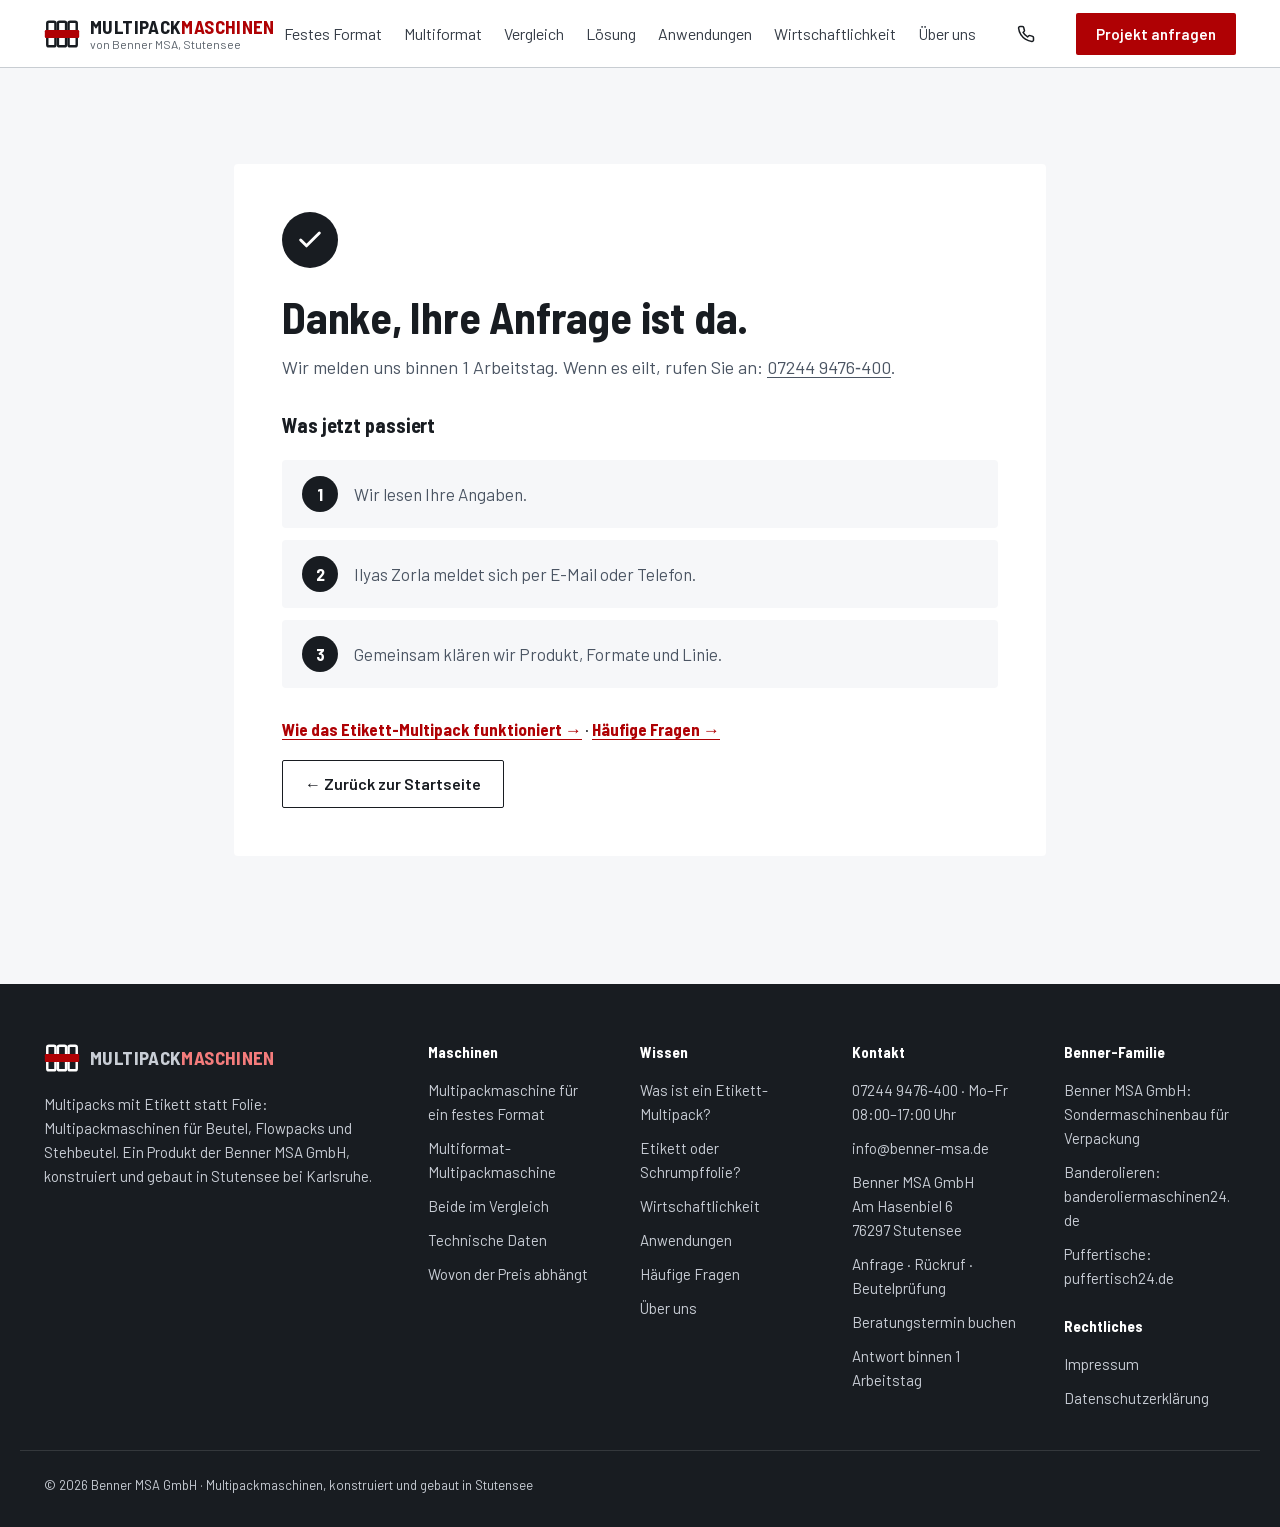
<file: danke.html>
<!DOCTYPE html>
<html lang="de">
<head>
    <meta charset="UTF-8">
    <meta name="viewport" content="width=device-width, initial-scale=1.0">
    <meta name="format-detection" content="telephone=no">
    <meta name="robots" content="noindex">
    <title>Danke – Ihre Anfrage ist da | Multipackmaschinen.de</title>
    <meta name="description" content="Vielen Dank für Ihre Anfrage. Wir melden uns binnen 1 Arbeitstag bei Ihnen.">
    <link rel="icon" type="image/x-icon" href="assets/favicon.ico">
    <link rel="icon" type="image/svg+xml" href="assets/favicon.svg">
    <link rel="apple-touch-icon" href="assets/apple-touch-icon.png">
    <link rel="stylesheet" href="assets/style.css?v=20261113d">
<script defer src="https://stats.multipackmaschinen.de/script.js" data-website-id="f6ae71aa-5e69-43bb-a00f-7aee170f3cc0" data-domains="multipackmaschinen.de,www.multipackmaschinen.de"></script>
</head>
<body>
<!--P:header-->
<header class="hdr" id="siteHeader">
  <div class="container hdr-in">
    <a href="/" class="brand">
      <svg class="brand-mark" width="36" height="36" viewBox="0 0 44 44" fill="none" aria-hidden="true"><rect x="4" y="7" width="10" height="30" rx="2" stroke="#181C21" stroke-width="3"/><rect x="17" y="7" width="10" height="30" rx="2" stroke="#181C21" stroke-width="3"/><rect x="30" y="7" width="10" height="30" rx="2" stroke="#181C21" stroke-width="3"/><rect x="1" y="17" width="42" height="10" rx="1.5" fill="#AF0104"/></svg>
      <span class="brand-text"><span class="brand-name">MULTIPACK<span class="brand-red">MASCHINEN</span></span> <span class="brand-claim">von Benner MSA, Stutensee</span><span class="sr"> – Startseite</span></span>
    </a>
    <nav class="nav" aria-label="Hauptnavigation">
      <ul class="nav-links">
        <li><a href="/etikett-multipackmaschine">Festes Format</a></li>
        <li><a href="/multiformat-multipackmaschine">Multiformat</a></li>
        <li><a href="/maschinen">Vergleich</a></li>
        <li><a href="/loesung">Lösung</a></li>
        <li><a href="/anwendungen">Anwendungen</a></li>
        <li><a href="/kostenrechner">Wirtschaftlichkeit</a></li>
        <li><a href="/ueber-uns">Über uns</a></li>
      </ul>
      <a class="tel" href="tel:+4972449476400" aria-label="Anrufen: 07244 9476-400"><svg width="18" height="18" viewBox="0 0 24 24" fill="none" stroke="currentColor" stroke-width="2" stroke-linecap="round" stroke-linejoin="round" aria-hidden="true"><path d="M22 16.92v3a2 2 0 0 1-2.18 2 19.79 19.79 0 0 1-8.63-3.07 19.5 19.5 0 0 1-6-6 19.79 19.79 0 0 1-3.07-8.67A2 2 0 0 1 4.11 2h3a2 2 0 0 1 2 1.72c.13.96.36 1.9.7 2.81a2 2 0 0 1-.45 2.11L8.09 9.91a16 16 0 0 0 6 6l1.27-1.27a2 2 0 0 1 2.11-.45c.91.34 1.85.57 2.81.7A2 2 0 0 1 22 16.92z"/></svg><span class="tel-n">07244 9476-400</span></a>
      <a class="btn btn-primary btn-sm" href="/kontakt?art=anfrage#anfrage"><span class="lg-only">Projekt anfragen</span><span class="sm-only">Anfragen</span></a>
      <details class="mnav">
        <summary><span class="sr">Menü</span><span class="burger" aria-hidden="true"><i></i><i></i><i></i></span></summary>
        <ul>
          <li><a href="/etikett-multipackmaschine">Festes Format</a></li>
          <li><a href="/multiformat-multipackmaschine">Multiformat</a></li>
          <li><a href="/maschinen">Vergleich</a></li>
          <li><a href="/loesung">Lösung</a></li>
          <li><a href="/anwendungen">Anwendungen</a></li>
          <li><a href="/kostenrechner">Wirtschaftlichkeit</a></li>
          <li><a href="/ueber-uns">Über uns</a></li>
          <li><a href="/faq">Häufige Fragen</a></li>
          <li class="mnav-sep"><a href="/kontakt">Kontakt &amp; Anfrage</a></li>
          <li><a href="/kontakt?art=muster&amp;quelle=menue#anfrage">Beutel prüfen lassen</a></li>
          <li><a href="https://meet.brevo.com/benner-msa/beratungstermin" rel="noopener">Beratungstermin buchen</a></li>
          <li><a href="tel:+4972449476400">Anrufen: 07244&nbsp;9476&#8209;400 · Mo–Fr 08:00–17:00 Uhr</a></li>
        </ul>
      </details>
    </nav>
  </div>
</header>
<!--/P:header-->
<main class="thanks" id="inhalt">
  <div class="container container-narrow">
    <div class="thanks-card">
      <span class="thanks-check" aria-hidden="true"><svg width="28" height="28" viewBox="0 0 24 24" fill="none" stroke="currentColor" stroke-width="2.5" stroke-linecap="round" stroke-linejoin="round"><polyline points="20 6 9 17 4 12"/></svg></span>
      <h1>Danke, Ihre Anfrage ist da.</h1>
      <p class="lead">Wir melden uns binnen 1 Arbeitstag. Wenn es eilt, rufen Sie an: <a href="tel:+4972449476400">07244&nbsp;9476&#8209;400</a>.</p>
      <h2>Was jetzt passiert</h2>
      <ol class="plan plan-compact">
        <li><span class="n">1</span><p>Wir lesen Ihre Angaben.</p></li>
        <li><span class="n">2</span><p>Ilyas Zorla meldet sich per E-Mail oder Telefon.</p></li>
        <li><span class="n">3</span><p>Gemeinsam klären wir Produkt, Formate und Linie.</p></li>
      </ol>
      <p><a class="go" href="/loesung">Wie das Etikett-Multipack funktioniert</a> · <a class="go" href="/faq">Häufige Fragen</a></p>
      <a href="/" class="btn btn-ghost">← Zurück zur Startseite</a>
    </div>
  </div>
</main>
<!--P:footer-->
<footer class="ftr">
  <div class="container ftr-grid">
    <div class="ftr-brand">
      <a href="/" class="brand brand-inv" aria-label="Multipackmaschinen – Startseite">
        <svg class="brand-mark" width="36" height="36" viewBox="0 0 44 44" fill="none" aria-hidden="true"><rect x="4" y="7" width="10" height="30" rx="2" stroke="#FFFFFF" stroke-width="3"/><rect x="17" y="7" width="10" height="30" rx="2" stroke="#FFFFFF" stroke-width="3"/><rect x="30" y="7" width="10" height="30" rx="2" stroke="#FFFFFF" stroke-width="3"/><rect x="1" y="17" width="42" height="10" rx="1.5" fill="#AF0104"/></svg>
        <span class="brand-text"><span class="brand-name">MULTIPACK<span class="brand-red">MASCHINEN</span></span></span>
      </a>
      <p>Multipacks mit Etikett statt Folie: Multipackmaschinen für Beutel, Flowpacks und Stehbeutel. Ein Produkt der <a href="https://benner-msa.de">Benner MSA GmbH</a>, konstruiert und gebaut in Stutensee bei Karlsruhe.</p>
    </div>
    <div><p class="ftr-h">Maschinen</p><ul><li><a href="/etikett-multipackmaschine">Multipackmaschine für ein festes Format</a></li><li><a href="/multiformat-multipackmaschine">Multiformat-Multipackmaschine</a></li><li><a href="/maschinen">Beide im Vergleich</a></li><li><a href="/etikett-multipackmaschine#technik">Technische Daten</a></li><li><a href="/etikett-multipackmaschine#preise">Wovon der Preis abhängt</a></li></ul></div>
    <div><p class="ftr-h">Wissen</p><ul><li><a href="/loesung#etikett-multipack">Was ist ein Etikett-Multipack?</a></li><li><a href="/loesung#abgrenzung">Etikett oder Schrumpffolie?</a></li><li><a href="/kostenrechner">Wirtschaftlichkeit</a></li><li><a href="/anwendungen">Anwendungen</a></li><li><a href="/faq">Häufige Fragen</a></li><li><a href="/ueber-uns">Über uns</a></li></ul></div>
    <div><p class="ftr-h">Kontakt</p><ul><li><a href="tel:+4972449476400">07244&nbsp;9476&#8209;400</a> · Mo–Fr 08:00–17:00 Uhr</li><li><a href="mailto:info@benner-msa.de">info@benner-msa.de</a></li><li>Benner MSA GmbH<br>Am Hasenbiel 6<br>76297 Stutensee</li><li><a href="/kontakt">Anfrage · Rückruf · Beutelprüfung</a></li><li><a href="https://meet.brevo.com/benner-msa/beratungstermin" rel="noopener">Beratungstermin buchen</a></li><li>Antwort binnen 1 Arbeitstag</li></ul></div>
    <div><p class="ftr-h">Benner-Familie</p><ul><li><a href="https://benner-msa.de">Benner MSA GmbH: Sondermaschinenbau für Verpackung</a></li><li><a href="https://banderoliermaschinen24.de">Banderolieren: banderoliermaschinen24.de</a></li><li><a href="https://www.puffertisch24.de">Puffertische: puffertisch24.de</a></li></ul><p class="ftr-h ftr-h-2">Rechtliches</p><ul><li><a href="/impressum">Impressum</a></li><li><a href="/datenschutz">Datenschutzerklärung</a></li></ul></div>
  </div>
  <div class="container ftr-bottom">
    <p>© 2026 Benner MSA GmbH · Multipackmaschinen, konstruiert und gebaut in Stutensee</p>
  </div>
</footer>
<!--/P:footer-->
</body>
</html>
</file>
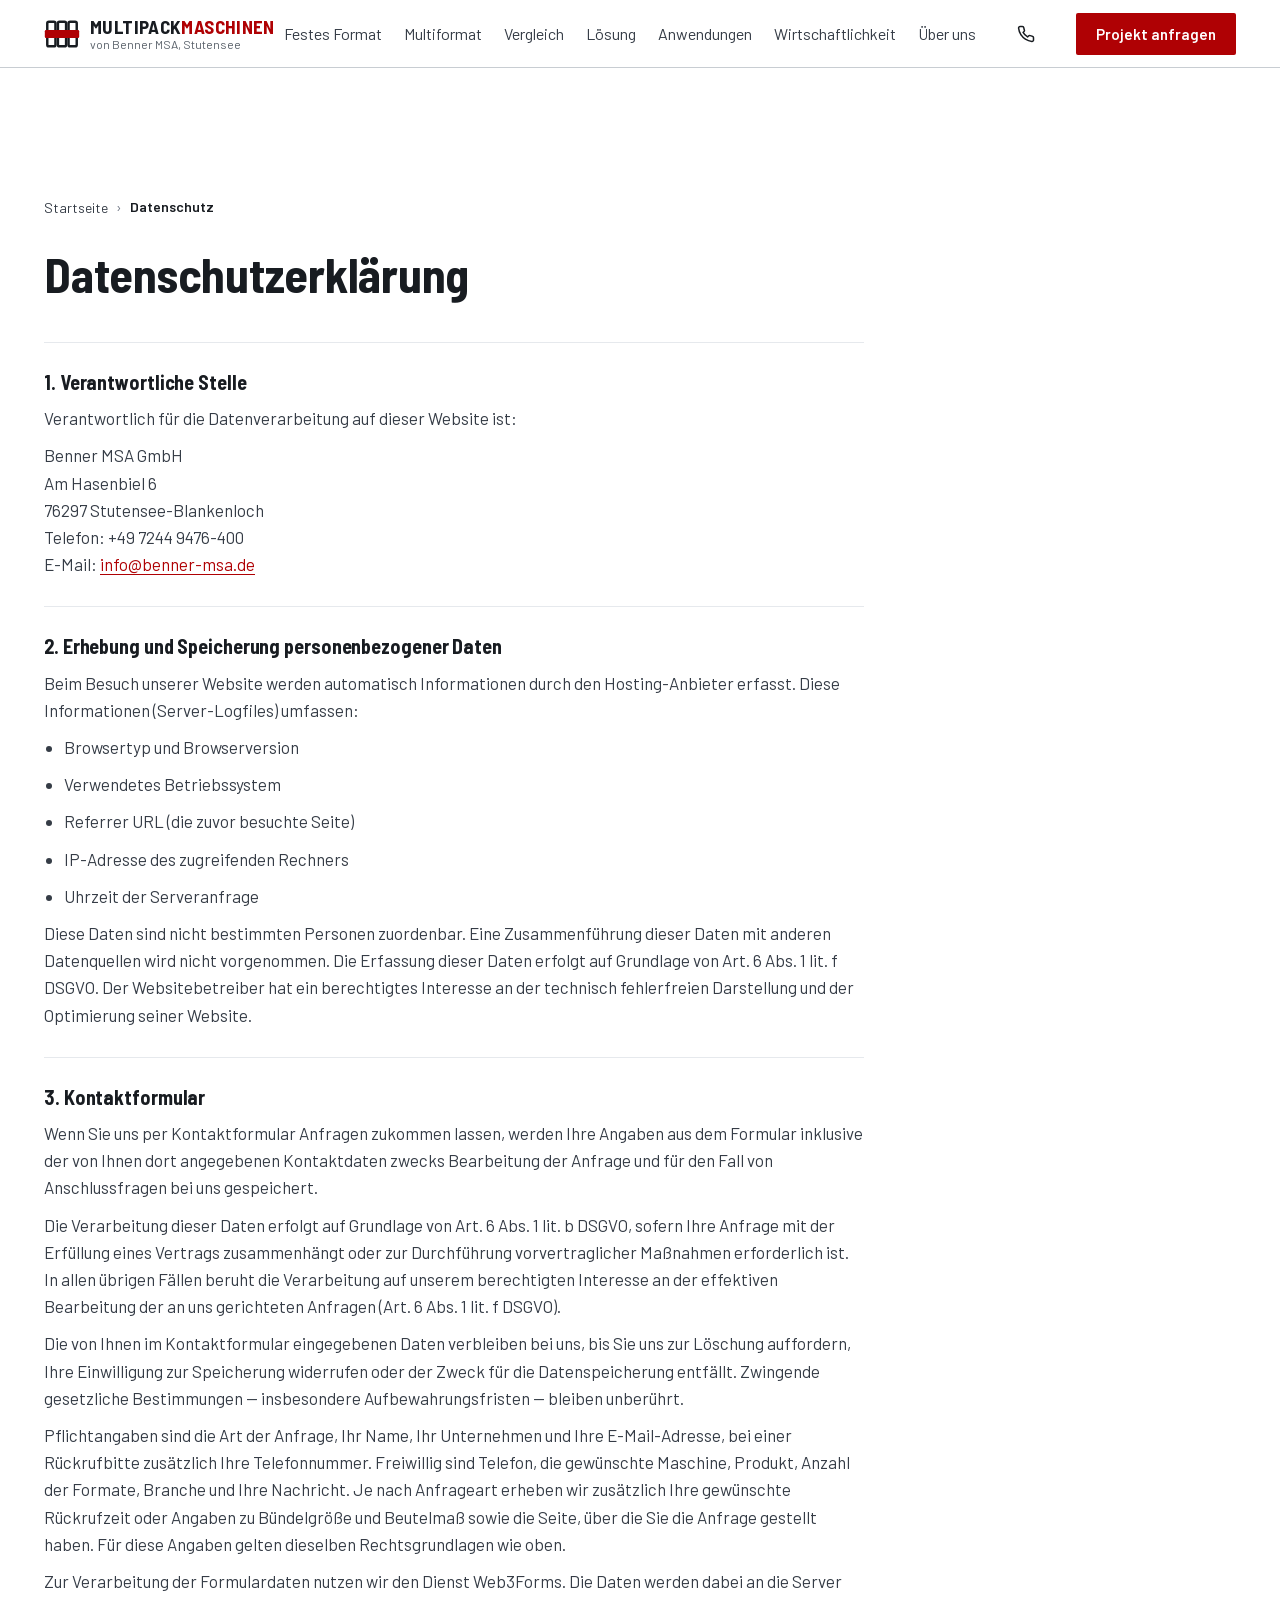
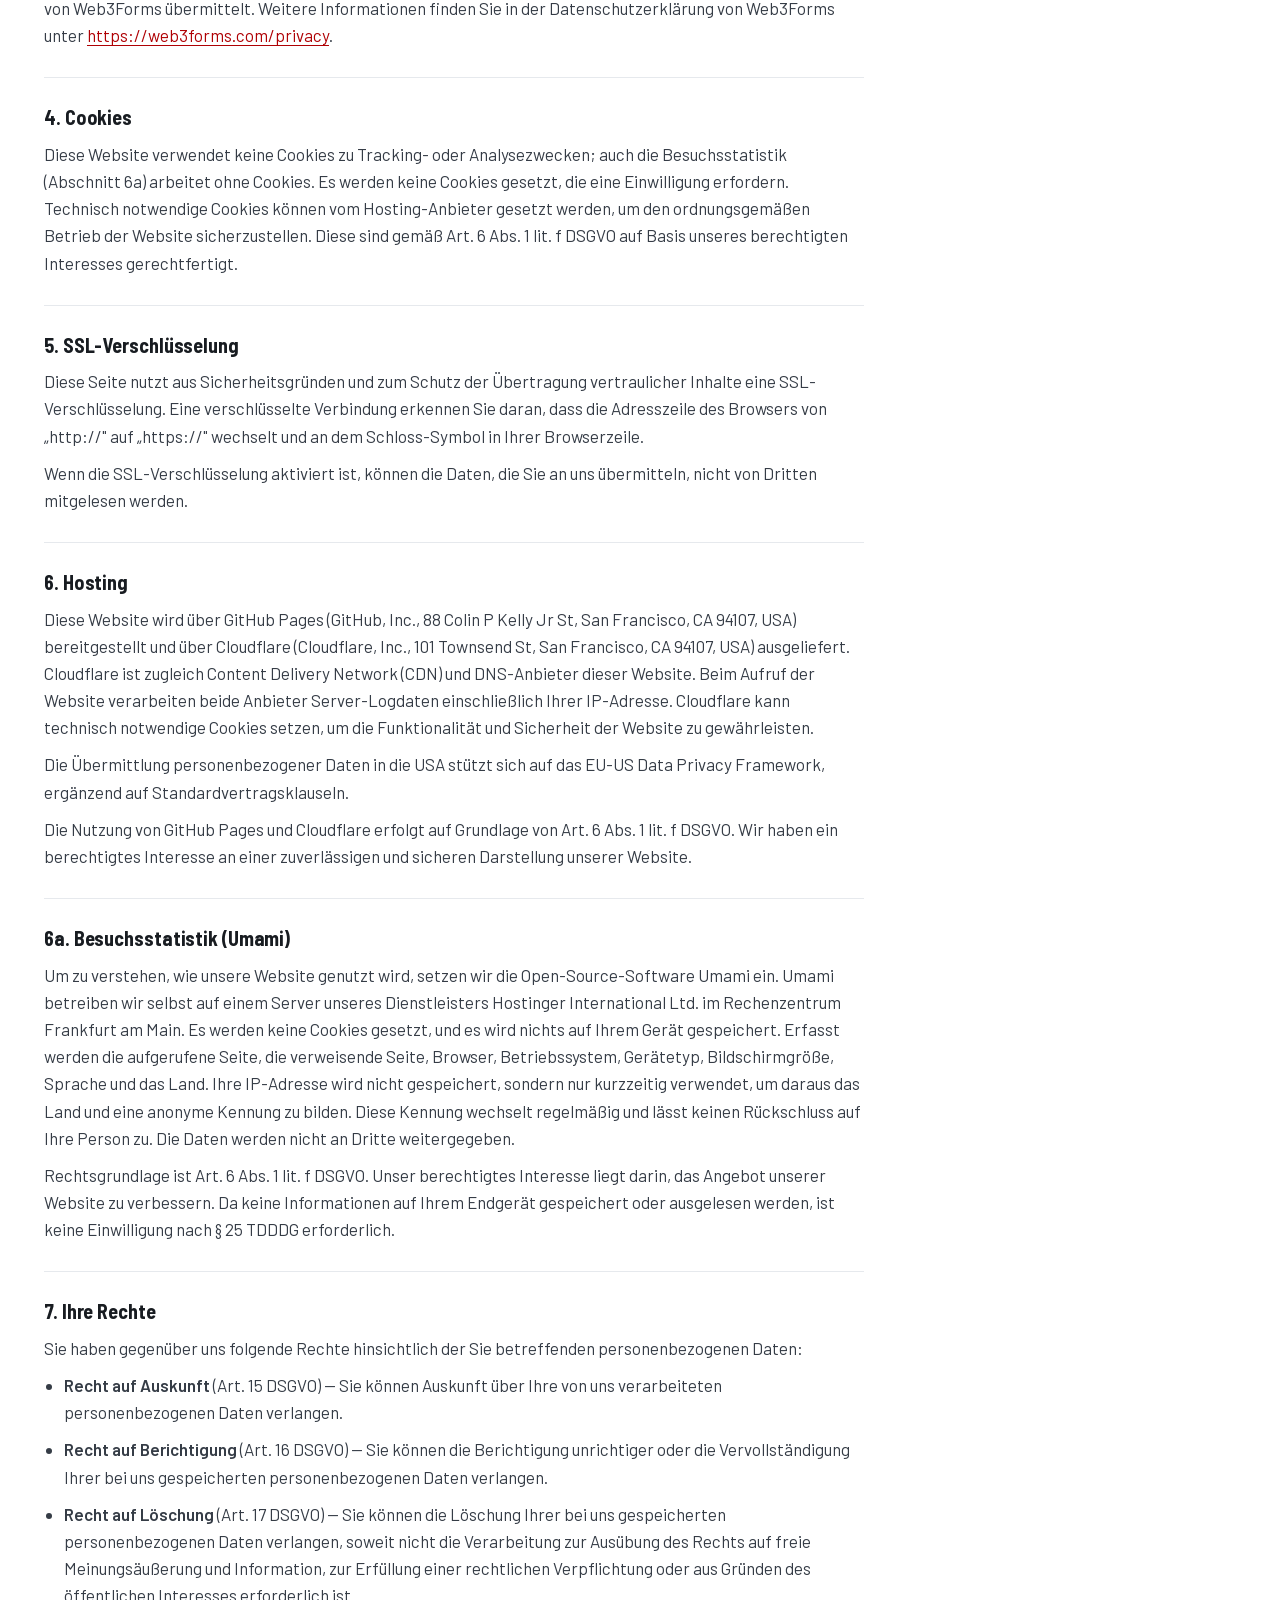
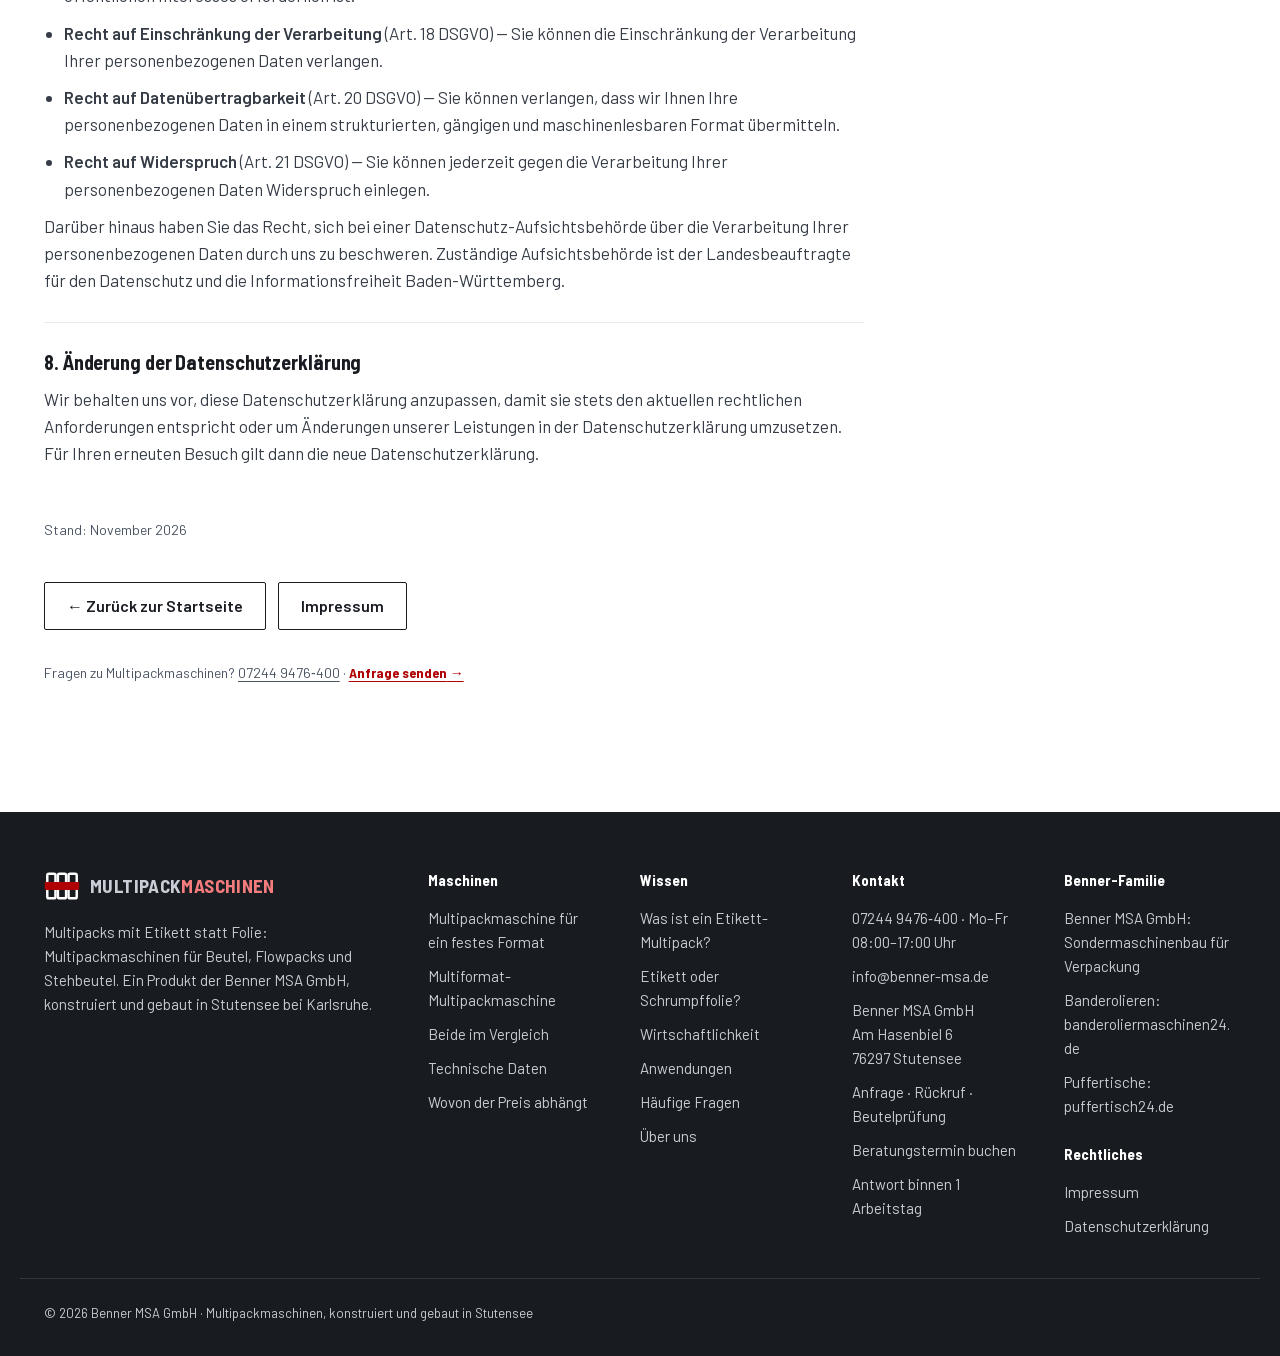
<file: datenschutz.html>
<!DOCTYPE html>
<html lang="de">
<head>
    <meta charset="UTF-8">
    <meta name="viewport" content="width=device-width, initial-scale=1.0">
    <meta name="format-detection" content="telephone=no">
    <title>Datenschutzerklärung | Multipackmaschinen.de</title>
    <meta name="description" content="Datenschutzerklärung von multipackmaschinen.de – Benner MSA GmbH, Stutensee">
    <meta name="robots" content="noindex, follow">
    <link rel="canonical" href="https://multipackmaschinen.de/datenschutz">

    <link rel="icon" type="image/x-icon" href="assets/favicon.ico">
    <link rel="icon" type="image/svg+xml" href="assets/favicon.svg">
    <link rel="apple-touch-icon" href="assets/apple-touch-icon.png">
    <link rel="stylesheet" href="assets/style.css?v=20261113d">
<script defer src="https://stats.multipackmaschinen.de/script.js" data-website-id="f6ae71aa-5e69-43bb-a00f-7aee170f3cc0" data-domains="multipackmaschinen.de,www.multipackmaschinen.de"></script>
</head>
<body>
<a class="skip" href="#inhalt">Zum Inhalt springen</a>

    <!--P:header-->
<header class="hdr" id="siteHeader">
  <div class="container hdr-in">
    <a href="/" class="brand">
      <svg class="brand-mark" width="36" height="36" viewBox="0 0 44 44" fill="none" aria-hidden="true"><rect x="4" y="7" width="10" height="30" rx="2" stroke="#181C21" stroke-width="3"/><rect x="17" y="7" width="10" height="30" rx="2" stroke="#181C21" stroke-width="3"/><rect x="30" y="7" width="10" height="30" rx="2" stroke="#181C21" stroke-width="3"/><rect x="1" y="17" width="42" height="10" rx="1.5" fill="#AF0104"/></svg>
      <span class="brand-text"><span class="brand-name">MULTIPACK<span class="brand-red">MASCHINEN</span></span> <span class="brand-claim">von Benner MSA, Stutensee</span><span class="sr"> – Startseite</span></span>
    </a>
    <nav class="nav" aria-label="Hauptnavigation">
      <ul class="nav-links">
        <li><a href="/etikett-multipackmaschine">Festes Format</a></li>
        <li><a href="/multiformat-multipackmaschine">Multiformat</a></li>
        <li><a href="/maschinen">Vergleich</a></li>
        <li><a href="/loesung">Lösung</a></li>
        <li><a href="/anwendungen">Anwendungen</a></li>
        <li><a href="/kostenrechner">Wirtschaftlichkeit</a></li>
        <li><a href="/ueber-uns">Über uns</a></li>
      </ul>
      <a class="tel" href="tel:+4972449476400" aria-label="Anrufen: 07244 9476-400"><svg width="18" height="18" viewBox="0 0 24 24" fill="none" stroke="currentColor" stroke-width="2" stroke-linecap="round" stroke-linejoin="round" aria-hidden="true"><path d="M22 16.92v3a2 2 0 0 1-2.18 2 19.79 19.79 0 0 1-8.63-3.07 19.5 19.5 0 0 1-6-6 19.79 19.79 0 0 1-3.07-8.67A2 2 0 0 1 4.11 2h3a2 2 0 0 1 2 1.72c.13.96.36 1.9.7 2.81a2 2 0 0 1-.45 2.11L8.09 9.91a16 16 0 0 0 6 6l1.27-1.27a2 2 0 0 1 2.11-.45c.91.34 1.85.57 2.81.7A2 2 0 0 1 22 16.92z"/></svg><span class="tel-n">07244 9476-400</span></a>
      <a class="btn btn-primary btn-sm" href="/kontakt?art=anfrage#anfrage"><span class="lg-only">Projekt anfragen</span><span class="sm-only">Anfragen</span></a>
      <details class="mnav">
        <summary><span class="sr">Menü</span><span class="burger" aria-hidden="true"><i></i><i></i><i></i></span></summary>
        <ul>
          <li><a href="/etikett-multipackmaschine">Festes Format</a></li>
          <li><a href="/multiformat-multipackmaschine">Multiformat</a></li>
          <li><a href="/maschinen">Vergleich</a></li>
          <li><a href="/loesung">Lösung</a></li>
          <li><a href="/anwendungen">Anwendungen</a></li>
          <li><a href="/kostenrechner">Wirtschaftlichkeit</a></li>
          <li><a href="/ueber-uns">Über uns</a></li>
          <li><a href="/faq">Häufige Fragen</a></li>
          <li class="mnav-sep"><a href="/kontakt">Kontakt &amp; Anfrage</a></li>
          <li><a href="/kontakt?art=muster&amp;quelle=menue#anfrage">Beutel prüfen lassen</a></li>
          <li><a href="https://meet.brevo.com/benner-msa/beratungstermin" rel="noopener">Beratungstermin buchen</a></li>
          <li><a href="tel:+4972449476400">Anrufen: 07244&nbsp;9476&#8209;400 · Mo–Fr 08:00–17:00 Uhr</a></li>
        </ul>
      </details>
    </nav>
  </div>
</header>
<!--/P:header-->

        <main id="inhalt" class="section legal">
        <div class="container">
            <div class="legal-wrap">
                <nav class="bc" aria-label="Brotkrumen"><ol class="crumbs"><li><a href="/">Startseite</a></li><li><span aria-current="page">Datenschutz</span></li></ol></nav>
                <h1>Datenschutzerklärung</h1>

                <div class="legal-card">
                    <h2>1. Verantwortliche Stelle</h2>
                    <p>
                        Verantwortlich für die Datenverarbeitung auf dieser Website ist:
                    </p>
                    <p>
                        Benner MSA GmbH<br>
                        Am Hasenbiel 6<br>
                        76297 Stutensee-Blankenloch<br>
                        Telefon: +49 7244 9476-400<br>
                        E-Mail: <a href="mailto:info@benner-msa.de">info@benner-msa.de</a>
                    </p>
                </div>

                <div class="legal-card">
                    <h2>2. Erhebung und Speicherung personenbezogener Daten</h2>
                    <p>
                        Beim Besuch unserer Website werden automatisch Informationen durch den Hosting-Anbieter erfasst. Diese Informationen (Server-Logfiles) umfassen:
                    </p>
                    <ul>
                        <li>Browsertyp und Browserversion</li>
                        <li>Verwendetes Betriebssystem</li>
                        <li>Referrer URL (die zuvor besuchte Seite)</li>
                        <li>IP-Adresse des zugreifenden Rechners</li>
                        <li>Uhrzeit der Serveranfrage</li>
                    </ul>
                    <p>
                        Diese Daten sind nicht bestimmten Personen zuordenbar. Eine Zusammenführung dieser Daten mit anderen Datenquellen wird nicht vorgenommen. Die Erfassung dieser Daten erfolgt auf Grundlage von Art. 6 Abs. 1 lit. f DSGVO. Der Websitebetreiber hat ein berechtigtes Interesse an der technisch fehlerfreien Darstellung und der Optimierung seiner Website.
                    </p>
                </div>

                <div class="legal-card">
                    <h2>3. Kontaktformular</h2>
                    <p>
                        Wenn Sie uns per Kontaktformular Anfragen zukommen lassen, werden Ihre Angaben aus dem Formular inklusive der von Ihnen dort angegebenen Kontaktdaten zwecks Bearbeitung der Anfrage und für den Fall von Anschlussfragen bei uns gespeichert.
                    </p>
                    <p>
                        Die Verarbeitung dieser Daten erfolgt auf Grundlage von Art. 6 Abs. 1 lit. b DSGVO, sofern Ihre Anfrage mit der Erfüllung eines Vertrags zusammenhängt oder zur Durchführung vorvertraglicher Maßnahmen erforderlich ist. In allen übrigen Fällen beruht die Verarbeitung auf unserem berechtigten Interesse an der effektiven Bearbeitung der an uns gerichteten Anfragen (Art. 6 Abs. 1 lit. f DSGVO).
                    </p>
                    <p>
                        Die von Ihnen im Kontaktformular eingegebenen Daten verbleiben bei uns, bis Sie uns zur Löschung auffordern, Ihre Einwilligung zur Speicherung widerrufen oder der Zweck für die Datenspeicherung entfällt. Zwingende gesetzliche Bestimmungen — insbesondere Aufbewahrungsfristen — bleiben unberührt.
                    </p>
                    <p>
                        Pflichtangaben sind die Art der Anfrage, Ihr Name, Ihr Unternehmen und Ihre E-Mail-Adresse, bei einer Rückrufbitte zusätzlich Ihre Telefonnummer. Freiwillig sind Telefon, die gewünschte Maschine, Produkt, Anzahl der Formate, Branche und Ihre Nachricht. Je nach Anfrageart erheben wir zusätzlich Ihre gewünschte Rückrufzeit oder Angaben zu Bündelgröße und Beutelmaß sowie die Seite, über die Sie die Anfrage gestellt haben. Für diese Angaben gelten dieselben Rechtsgrundlagen wie oben.
                    </p>
                    <p>
                        Zur Verarbeitung der Formulardaten nutzen wir den Dienst Web3Forms. Die Daten werden dabei an die Server von Web3Forms übermittelt. Weitere Informationen finden Sie in der Datenschutzerklärung von Web3Forms unter <a href="https://web3forms.com/privacy" target="_blank" rel="noopener noreferrer">https://web3forms.com/privacy</a>.
                    </p>
                </div>

                <div class="legal-card">
                    <h2>4. Cookies</h2>
                    <p>
                        Diese Website verwendet keine Cookies zu Tracking- oder Analysezwecken; auch die Besuchsstatistik (Abschnitt 6a) arbeitet ohne Cookies. Es werden keine Cookies gesetzt, die eine Einwilligung erfordern. Technisch notwendige Cookies können vom Hosting-Anbieter gesetzt werden, um den ordnungsgemäßen Betrieb der Website sicherzustellen. Diese sind gemäß Art. 6 Abs. 1 lit. f DSGVO auf Basis unseres berechtigten Interesses gerechtfertigt.
                    </p>
                </div>

                <div class="legal-card">
                    <h2>5. SSL-Verschlüsselung</h2>
                    <p>
                        Diese Seite nutzt aus Sicherheitsgründen und zum Schutz der Übertragung vertraulicher Inhalte eine SSL-Verschlüsselung. Eine verschlüsselte Verbindung erkennen Sie daran, dass die Adresszeile des Browsers von „http://" auf „https://" wechselt und an dem Schloss-Symbol in Ihrer Browserzeile.
                    </p>
                    <p>
                        Wenn die SSL-Verschlüsselung aktiviert ist, können die Daten, die Sie an uns übermitteln, nicht von Dritten mitgelesen werden.
                    </p>
                </div>

                <div class="legal-card">
                    <h2>6. Hosting</h2>
                    <p>
                        Diese Website wird über GitHub Pages (GitHub, Inc., 88 Colin P Kelly Jr St, San Francisco, CA 94107, USA) bereitgestellt und über Cloudflare (Cloudflare, Inc., 101 Townsend St, San Francisco, CA 94107, USA) ausgeliefert. Cloudflare ist zugleich Content Delivery Network (CDN) und DNS-Anbieter dieser Website. Beim Aufruf der Website verarbeiten beide Anbieter Server-Logdaten einschließlich Ihrer IP-Adresse. Cloudflare kann technisch notwendige Cookies setzen, um die Funktionalität und Sicherheit der Website zu gewährleisten.
                    </p>
                    <p>
                        Die Übermittlung personenbezogener Daten in die USA stützt sich auf das EU-US Data Privacy Framework, ergänzend auf Standardvertragsklauseln.
                    </p>
                    <p>
                        Die Nutzung von GitHub Pages und Cloudflare erfolgt auf Grundlage von Art. 6 Abs. 1 lit. f DSGVO. Wir haben ein berechtigtes Interesse an einer zuverlässigen und sicheren Darstellung unserer Website.
                    </p>
                </div>

                <div class="legal-card">
                    <h2>6a. Besuchsstatistik (Umami)</h2>
                    <p>
                        Um zu verstehen, wie unsere Website genutzt wird, setzen wir die Open-Source-Software Umami ein. Umami betreiben wir selbst auf einem Server unseres Dienstleisters Hostinger International Ltd. im Rechenzentrum Frankfurt am Main. Es werden keine Cookies gesetzt, und es wird nichts auf Ihrem Gerät gespeichert. Erfasst werden die aufgerufene Seite, die verweisende Seite, Browser, Betriebssystem, Gerätetyp, Bildschirmgröße, Sprache und das Land. Ihre IP-Adresse wird nicht gespeichert, sondern nur kurzzeitig verwendet, um daraus das Land und eine anonyme Kennung zu bilden. Diese Kennung wechselt regelmäßig und lässt keinen Rückschluss auf Ihre Person zu. Die Daten werden nicht an Dritte weitergegeben.
                    </p>
                    <p>
                        Rechtsgrundlage ist Art. 6 Abs. 1 lit. f DSGVO. Unser berechtigtes Interesse liegt darin, das Angebot unserer Website zu verbessern. Da keine Informationen auf Ihrem Endgerät gespeichert oder ausgelesen werden, ist keine Einwilligung nach § 25 TDDDG erforderlich.
                    </p>
                </div>

                <div class="legal-card">
                    <h2>7. Ihre Rechte</h2>
                    <p>Sie haben gegenüber uns folgende Rechte hinsichtlich der Sie betreffenden personenbezogenen Daten:</p>
                    <ul>
                        <li><strong>Recht auf Auskunft</strong> (Art. 15 DSGVO) — Sie können Auskunft über Ihre von uns verarbeiteten personenbezogenen Daten verlangen.</li>
                        <li><strong>Recht auf Berichtigung</strong> (Art. 16 DSGVO) — Sie können die Berichtigung unrichtiger oder die Vervollständigung Ihrer bei uns gespeicherten personenbezogenen Daten verlangen.</li>
                        <li><strong>Recht auf Löschung</strong> (Art. 17 DSGVO) — Sie können die Löschung Ihrer bei uns gespeicherten personenbezogenen Daten verlangen, soweit nicht die Verarbeitung zur Ausübung des Rechts auf freie Meinungsäußerung und Information, zur Erfüllung einer rechtlichen Verpflichtung oder aus Gründen des öffentlichen Interesses erforderlich ist.</li>
                        <li><strong>Recht auf Einschränkung der Verarbeitung</strong> (Art. 18 DSGVO) — Sie können die Einschränkung der Verarbeitung Ihrer personenbezogenen Daten verlangen.</li>
                        <li><strong>Recht auf Datenübertragbarkeit</strong> (Art. 20 DSGVO) — Sie können verlangen, dass wir Ihnen Ihre personenbezogenen Daten in einem strukturierten, gängigen und maschinenlesbaren Format übermitteln.</li>
                        <li><strong>Recht auf Widerspruch</strong> (Art. 21 DSGVO) — Sie können jederzeit gegen die Verarbeitung Ihrer personenbezogenen Daten Widerspruch einlegen.</li>
                    </ul>
                    <p>
                        Darüber hinaus haben Sie das Recht, sich bei einer Datenschutz-Aufsichtsbehörde über die Verarbeitung Ihrer personenbezogenen Daten durch uns zu beschweren. Zuständige Aufsichtsbehörde ist der Landesbeauftragte für den Datenschutz und die Informationsfreiheit Baden-Württemberg.
                    </p>
                </div>

                <div class="legal-card">
                    <h2>8. Änderung der Datenschutzerklärung</h2>
                    <p>
                        Wir behalten uns vor, diese Datenschutzerklärung anzupassen, damit sie stets den aktuellen rechtlichen Anforderungen entspricht oder um Änderungen unserer Leistungen in der Datenschutzerklärung umzusetzen. Für Ihren erneuten Besuch gilt dann die neue Datenschutzerklärung.
                    </p>
                </div>

                <p class="legal-meta">Stand: November 2026</p>

                <div class="legal-actions">
                    <a href="/" class="btn btn-outline">← Zurück zur Startseite</a>
                    <a href="/impressum" class="btn btn-outline">Impressum</a>
                </div>
                <p class="small-note legal-cta">Fragen zu Multipackmaschinen? <a href="tel:+4972449476400">07244&nbsp;9476&#8209;400</a> · <a class="go" href="/kontakt">Anfrage senden</a></p>
            </div>
        </div>
    </main>

    <!--P:footer-->
<footer class="ftr">
  <div class="container ftr-grid">
    <div class="ftr-brand">
      <a href="/" class="brand brand-inv" aria-label="Multipackmaschinen – Startseite">
        <svg class="brand-mark" width="36" height="36" viewBox="0 0 44 44" fill="none" aria-hidden="true"><rect x="4" y="7" width="10" height="30" rx="2" stroke="#FFFFFF" stroke-width="3"/><rect x="17" y="7" width="10" height="30" rx="2" stroke="#FFFFFF" stroke-width="3"/><rect x="30" y="7" width="10" height="30" rx="2" stroke="#FFFFFF" stroke-width="3"/><rect x="1" y="17" width="42" height="10" rx="1.5" fill="#AF0104"/></svg>
        <span class="brand-text"><span class="brand-name">MULTIPACK<span class="brand-red">MASCHINEN</span></span></span>
      </a>
      <p>Multipacks mit Etikett statt Folie: Multipackmaschinen für Beutel, Flowpacks und Stehbeutel. Ein Produkt der <a href="https://benner-msa.de">Benner MSA GmbH</a>, konstruiert und gebaut in Stutensee bei Karlsruhe.</p>
    </div>
    <div><p class="ftr-h">Maschinen</p><ul><li><a href="/etikett-multipackmaschine">Multipackmaschine für ein festes Format</a></li><li><a href="/multiformat-multipackmaschine">Multiformat-Multipackmaschine</a></li><li><a href="/maschinen">Beide im Vergleich</a></li><li><a href="/etikett-multipackmaschine#technik">Technische Daten</a></li><li><a href="/etikett-multipackmaschine#preise">Wovon der Preis abhängt</a></li></ul></div>
    <div><p class="ftr-h">Wissen</p><ul><li><a href="/loesung#etikett-multipack">Was ist ein Etikett-Multipack?</a></li><li><a href="/loesung#abgrenzung">Etikett oder Schrumpffolie?</a></li><li><a href="/kostenrechner">Wirtschaftlichkeit</a></li><li><a href="/anwendungen">Anwendungen</a></li><li><a href="/faq">Häufige Fragen</a></li><li><a href="/ueber-uns">Über uns</a></li></ul></div>
    <div><p class="ftr-h">Kontakt</p><ul><li><a href="tel:+4972449476400">07244&nbsp;9476&#8209;400</a> · Mo–Fr 08:00–17:00 Uhr</li><li><a href="mailto:info@benner-msa.de">info@benner-msa.de</a></li><li>Benner MSA GmbH<br>Am Hasenbiel 6<br>76297 Stutensee</li><li><a href="/kontakt">Anfrage · Rückruf · Beutelprüfung</a></li><li><a href="https://meet.brevo.com/benner-msa/beratungstermin" rel="noopener">Beratungstermin buchen</a></li><li>Antwort binnen 1 Arbeitstag</li></ul></div>
    <div><p class="ftr-h">Benner-Familie</p><ul><li><a href="https://benner-msa.de">Benner MSA GmbH: Sondermaschinenbau für Verpackung</a></li><li><a href="https://banderoliermaschinen24.de">Banderolieren: banderoliermaschinen24.de</a></li><li><a href="https://www.puffertisch24.de">Puffertische: puffertisch24.de</a></li></ul><p class="ftr-h ftr-h-2">Rechtliches</p><ul><li><a href="/impressum">Impressum</a></li><li><a href="/datenschutz">Datenschutzerklärung</a></li></ul></div>
  </div>
  <div class="container ftr-bottom">
    <p>© 2026 Benner MSA GmbH · Multipackmaschinen, konstruiert und gebaut in Stutensee</p>
  </div>
</footer>
<!--/P:footer-->

    <script src="assets/script.js?v=20261113c" defer></script>
</body>
</html>
</file>
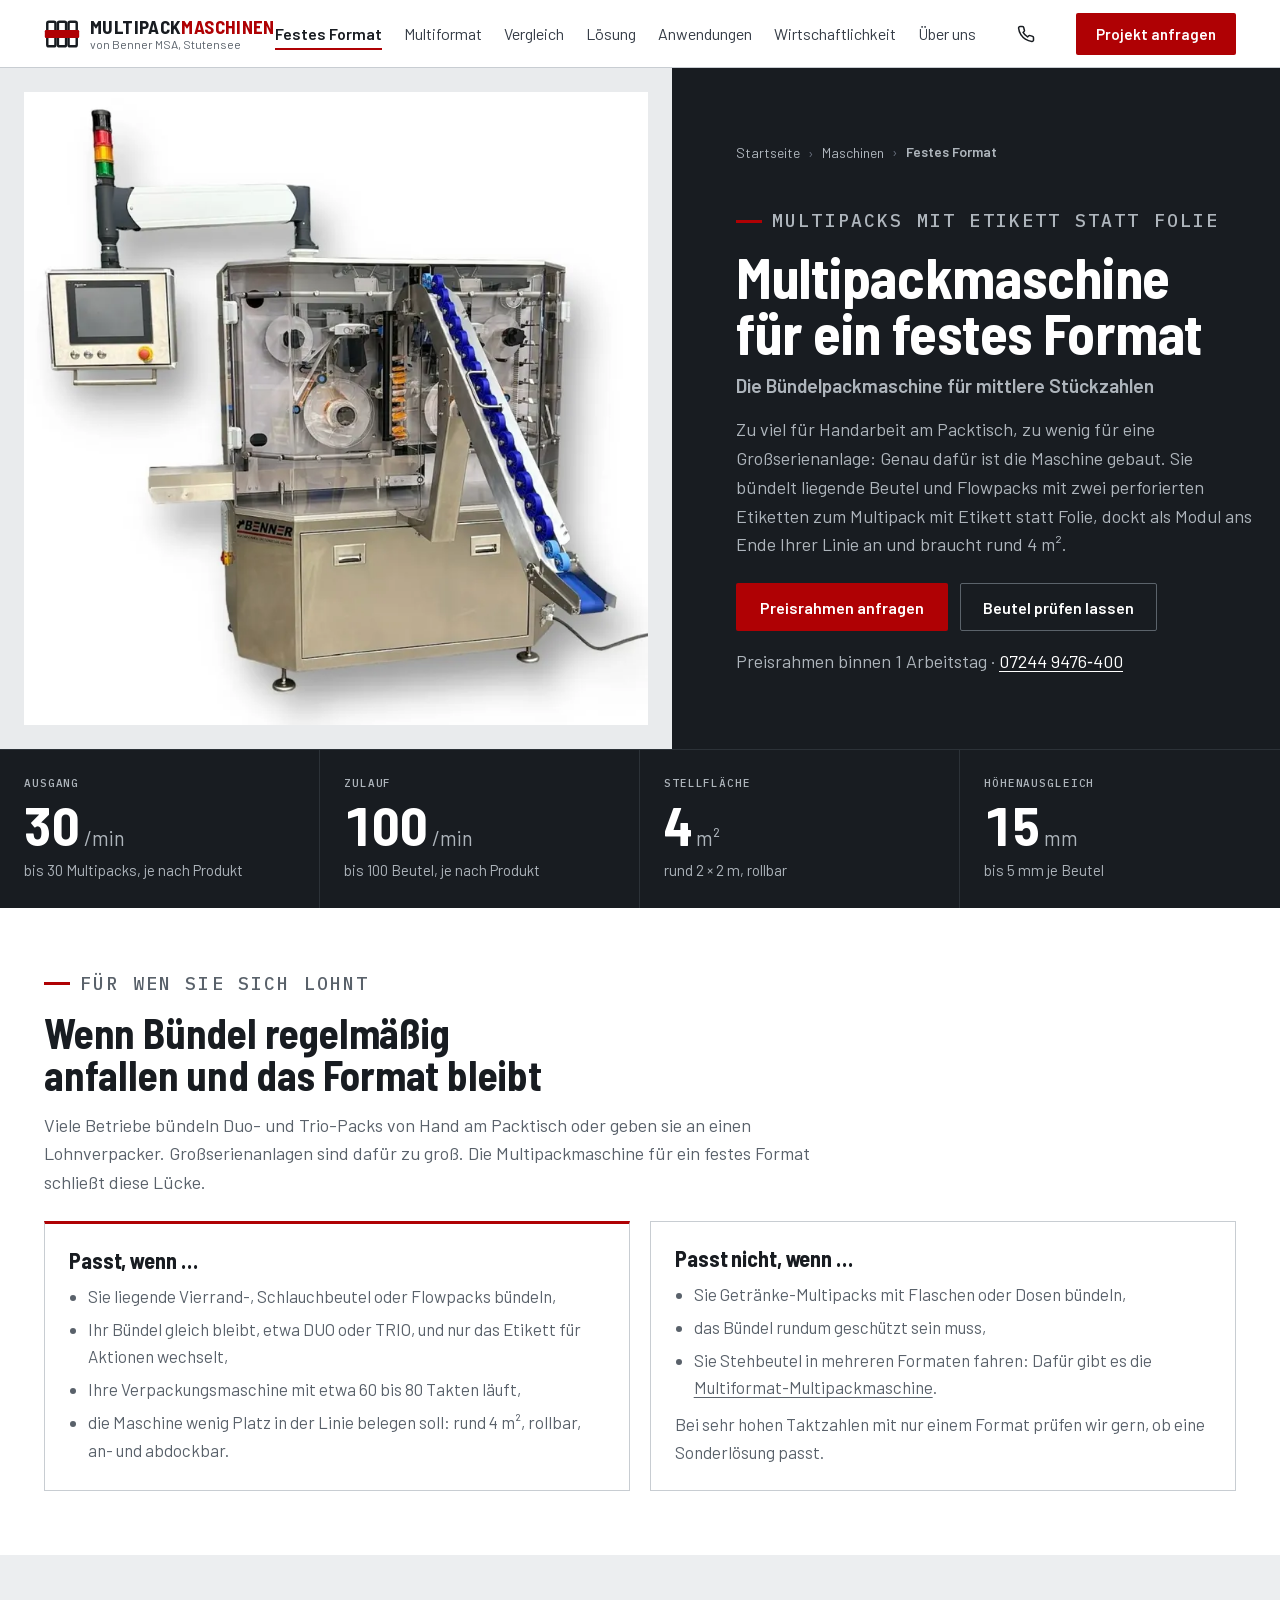
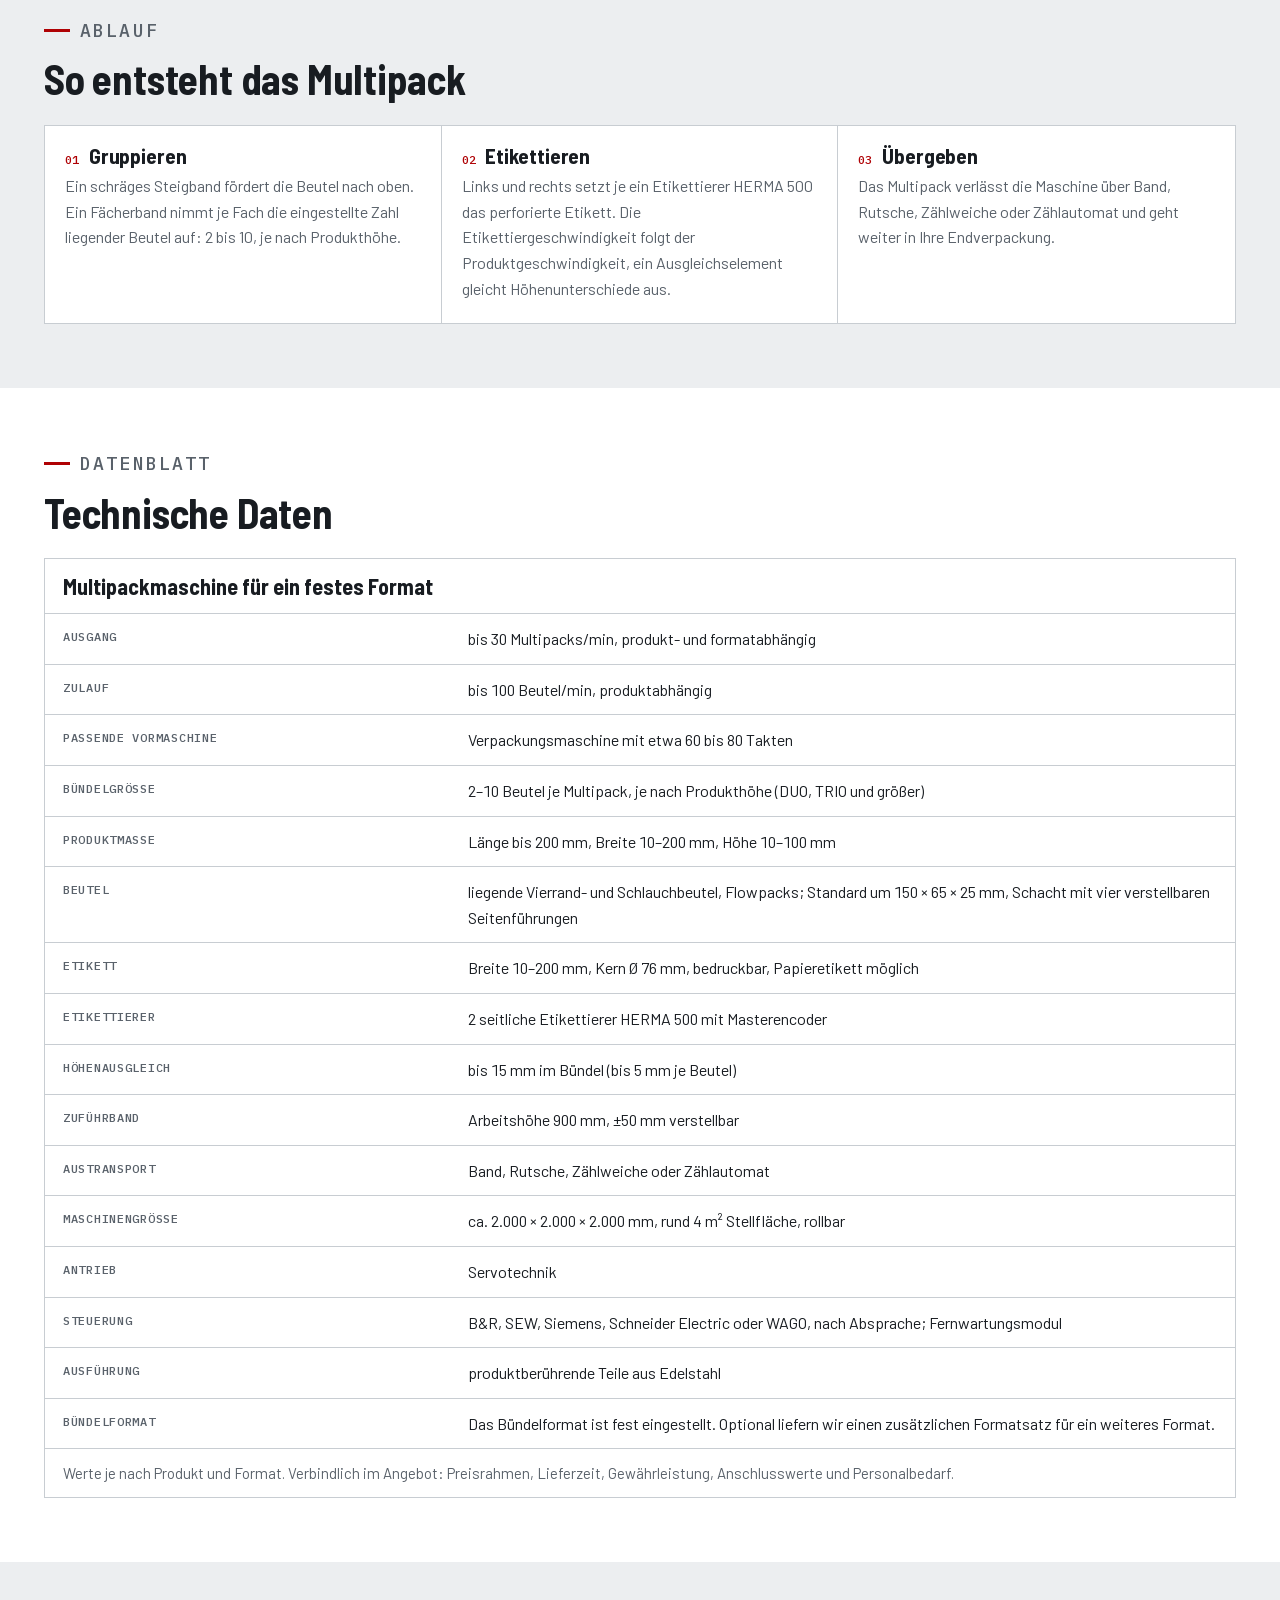
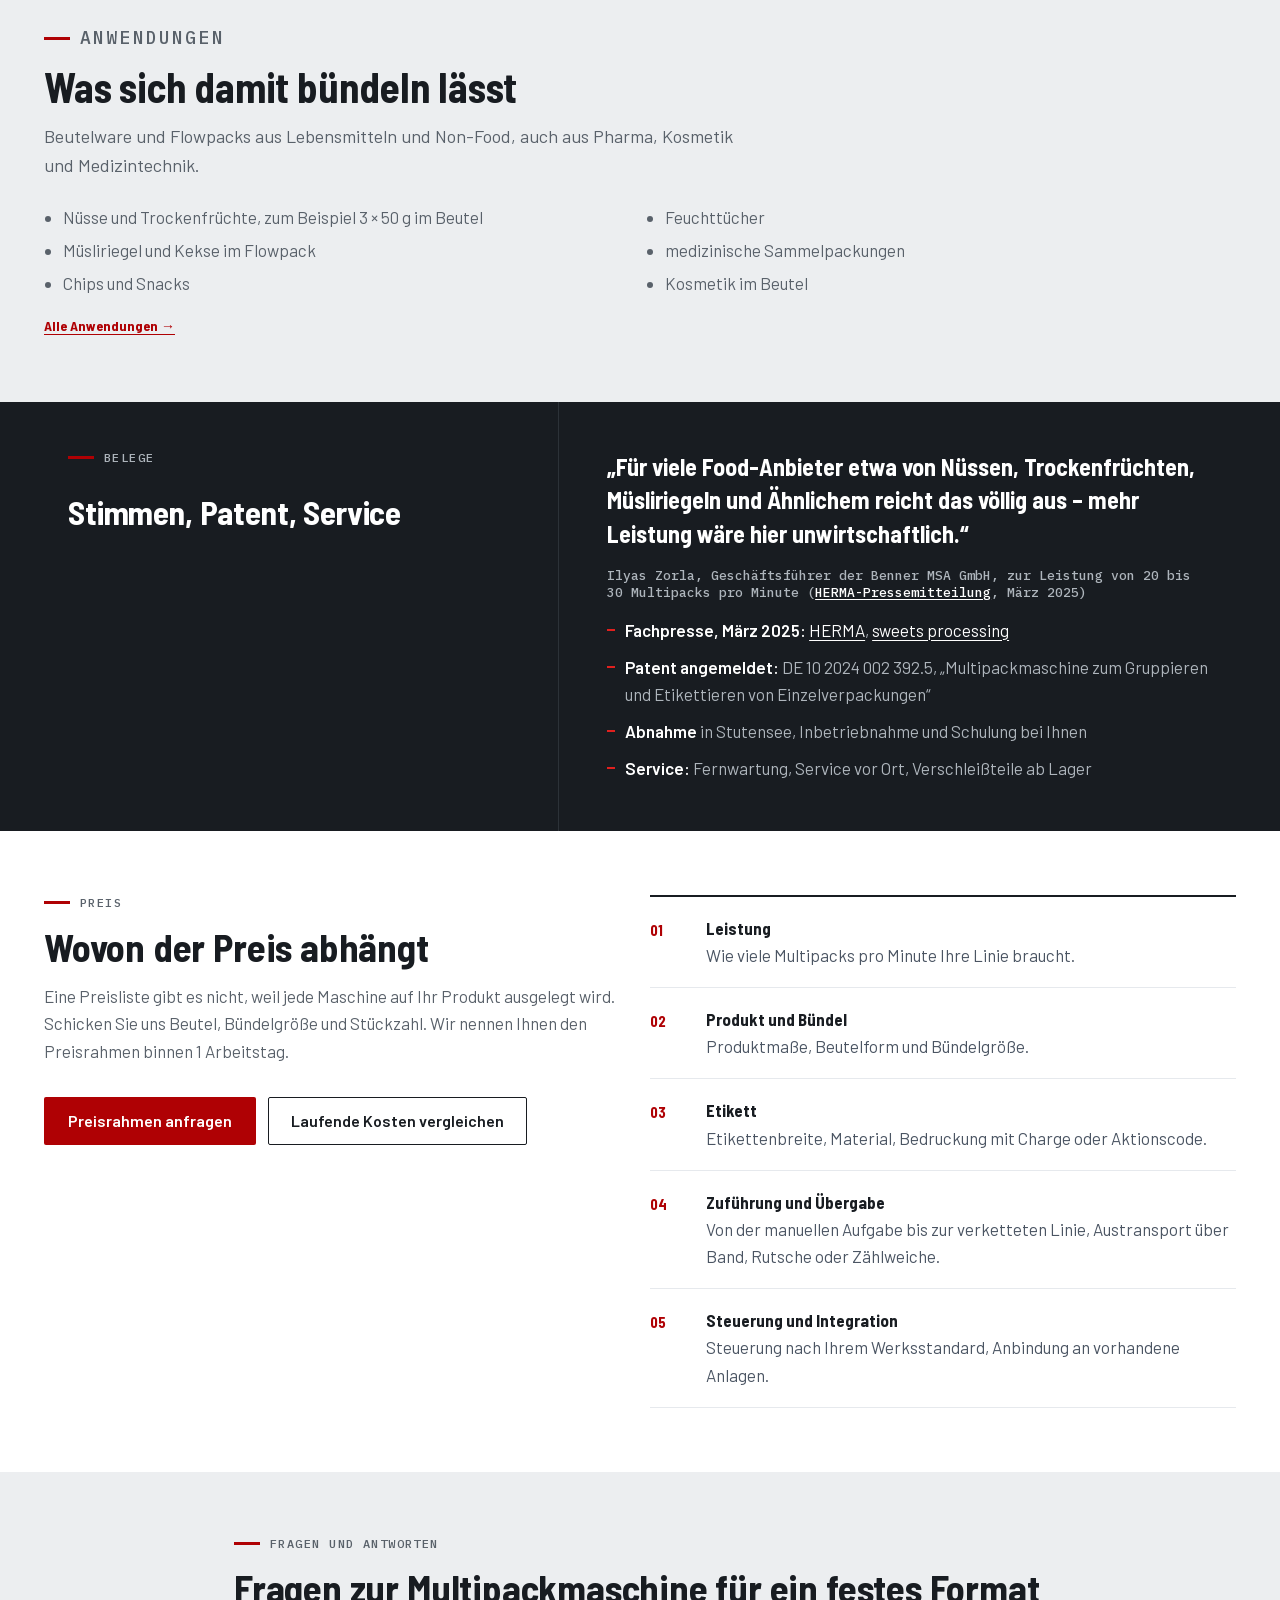
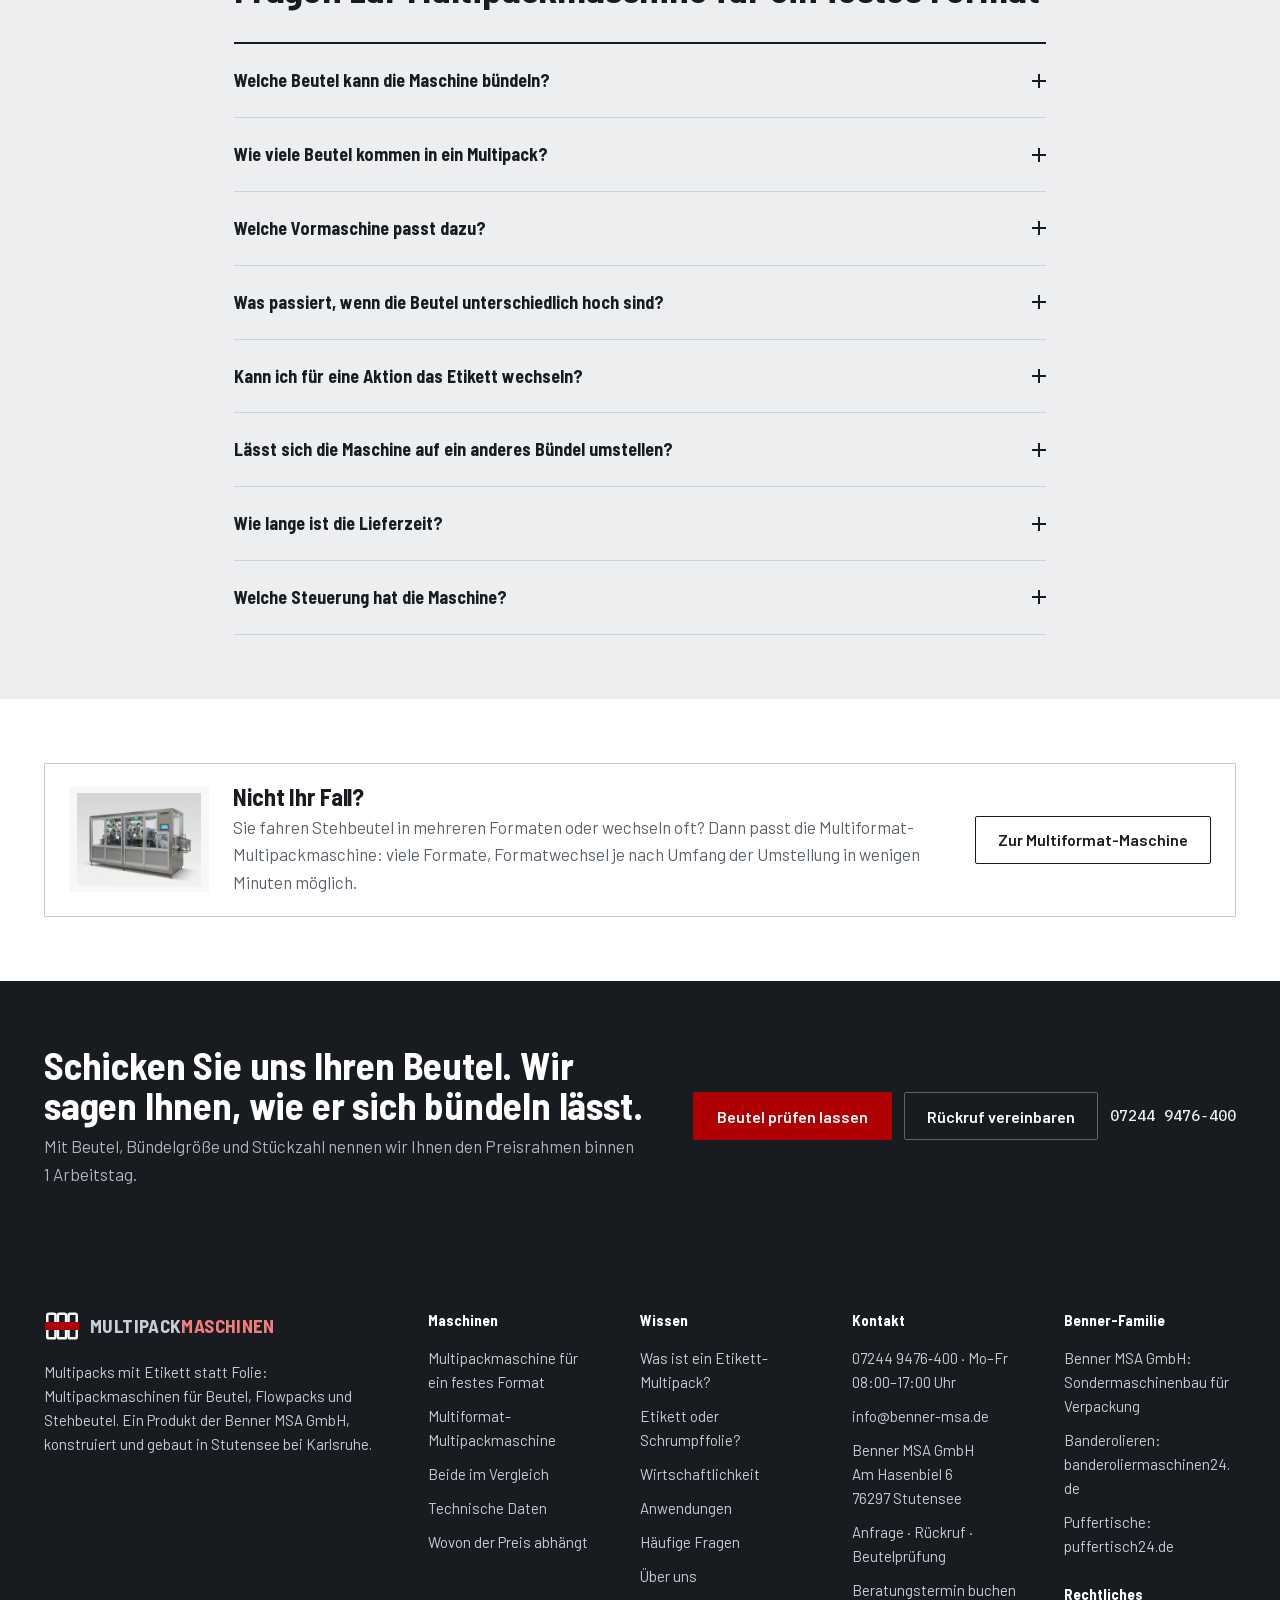
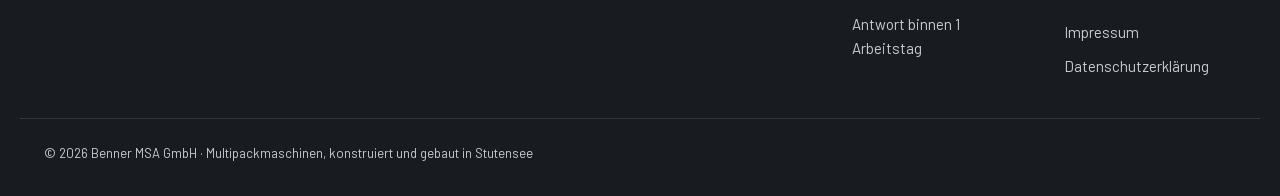
<file: etikett-multipackmaschine.html>
<!DOCTYPE html>
<html lang="de">
<head>
<meta charset="UTF-8">
<meta name="viewport" content="width=device-width, initial-scale=1">
<meta name="format-detection" content="telephone=no">
<title>Multipackmaschine für ein festes Format | Benner MSA</title>
<meta name="description" content="Bündelpackmaschine mit Etikett für ein festes Format: bis 30 Multipacks/min, Zulauf bis 100 Beutel/min, 2–10 Beutel je Bündel, rund 4 m². Aus Stutensee.">
<link rel="canonical" href="https://multipackmaschinen.de/etikett-multipackmaschine">
<meta property="og:title" content="Multipackmaschine für ein festes Format | Benner MSA">
<meta property="og:description" content="Multipack mit Etikett statt Folie: bis 30 Multipacks/min auf rund 4 m². Für die Lücke zwischen Handarbeit am Packtisch und Großserienanlage.">
<meta property="og:type" content="website">
<meta property="og:url" content="https://multipackmaschinen.de/etikett-multipackmaschine">
<meta property="og:image" content="https://multipackmaschinen.de/assets/og/og-fest.png">
<meta property="og:image:type" content="image/png">
<meta property="og:image:width" content="1200">
<meta property="og:image:height" content="630">
<meta property="og:image:alt" content="Multipackmaschine für ein festes Format: bis 30 Multipacks/min, 2–10 Beutel, rund 4 m²">
<meta property="og:locale" content="de_DE">
<meta property="og:site_name" content="multipackmaschinen.de">
<meta name="twitter:card" content="summary_large_image">
<meta name="twitter:title" content="Multipackmaschine für ein festes Format | Benner MSA">
<meta name="twitter:description" content="Multipack mit Etikett statt Folie: bis 30 Multipacks/min auf rund 4 m². Für die Lücke zwischen Handarbeit am Packtisch und Großserienanlage.">
<meta name="twitter:image" content="https://multipackmaschinen.de/assets/og/og-fest.png">
<script type="application/ld+json">
{
  "@context": "https://schema.org",
  "@graph": [
    {
      "@type": "BreadcrumbList",
      "itemListElement": [
        { "@type": "ListItem", "position": 1, "name": "Startseite", "item": "https://multipackmaschinen.de/" },
        { "@type": "ListItem", "position": 2, "name": "Maschinen", "item": "https://multipackmaschinen.de/maschinen" },
        { "@type": "ListItem", "position": 3, "name": "Multipackmaschine für ein festes Format", "item": "https://multipackmaschinen.de/etikett-multipackmaschine" }
      ]
    },
    {
      "@type": "FAQPage",
      "mainEntity": [
        { "@type": "Question", "name": "Welche Beutel kann die Maschine bündeln?", "acceptedAnswer": { "@type": "Answer", "text": "Liegende Vierrand- und Schlauchbeutel sowie Flowpacks bis 200 × 200 × 100 mm (L × B × H). Ausgelegt ist der Standard auf Beutel um 150 × 65 × 25 mm, breitere Produkte sind möglich. Der Schacht hat vier verstellbare Seitenführungen." } },
        { "@type": "Question", "name": "Wie viele Beutel kommen in ein Multipack?", "acceptedAnswer": { "@type": "Answer", "text": "2 bis 10 Beutel je Multipack, abhängig von der Produkthöhe. Typisch sind DUO und TRIO." } },
        { "@type": "Question", "name": "Welche Vormaschine passt dazu?", "acceptedAnswer": { "@type": "Answer", "text": "Eine Verpackungsmaschine mit etwa 60 bis 80 Takten. Der Zulauf schafft bis 100 Beutel pro Minute, je nach Produkt. Läuft Ihre Linie schneller, sprechen Sie uns an." } },
        { "@type": "Question", "name": "Was passiert, wenn die Beutel unterschiedlich hoch sind?", "acceptedAnswer": { "@type": "Answer", "text": "Ein Ausgleichselement fängt bis 5 mm Höhenunterschied je Beutel ab, im 3er-Bündel also bis 15 mm. Das Etikett liegt auch bei ungleich gefüllten Beuteln sauber an." } },
        { "@type": "Question", "name": "Kann ich für eine Aktion das Etikett wechseln?", "acceptedAnswer": { "@type": "Answer", "text": "Ja. Für eine Aktion tauschen Sie nur die Etikettenrolle (Kern Ø 76 mm). Logo, Charge, LOT, Preis, Aktionscode oder Barcode können auf das Etikett." } },
        { "@type": "Question", "name": "Welche Steuerung hat die Maschine?", "acceptedAnswer": { "@type": "Answer", "text": "Nach Ihrem Werksstandard: B&R, SEW, Siemens, Schneider Electric oder WAGO, nach Absprache. Ein Fernwartungsmodul ist vorhanden." } }
      ]
    }
  ]
}
</script>
<link rel="icon" type="image/x-icon" href="assets/favicon.ico">
<link rel="icon" type="image/svg+xml" href="assets/favicon.svg">
<link rel="apple-touch-icon" href="assets/apple-touch-icon.png">
<link rel="preload" href="assets/fonts/barlow-semi-condensed-700-latin.woff2" as="font" type="font/woff2" crossorigin>
<link rel="preload" href="assets/fonts/barlow-400-latin.woff2" as="font" type="font/woff2" crossorigin>
<link rel="stylesheet" href="assets/style.css?v=20261113d">
<script defer src="https://stats.multipackmaschinen.de/script.js" data-website-id="f6ae71aa-5e69-43bb-a00f-7aee170f3cc0" data-domains="multipackmaschinen.de,www.multipackmaschinen.de"></script>
</head>
<body>
<a class="skip" href="#inhalt">Zum Inhalt springen</a>
<!--P:header-->
<header class="hdr" id="siteHeader">
  <div class="container hdr-in">
    <a href="/" class="brand">
      <svg class="brand-mark" width="36" height="36" viewBox="0 0 44 44" fill="none" aria-hidden="true"><rect x="4" y="7" width="10" height="30" rx="2" stroke="#181C21" stroke-width="3"/><rect x="17" y="7" width="10" height="30" rx="2" stroke="#181C21" stroke-width="3"/><rect x="30" y="7" width="10" height="30" rx="2" stroke="#181C21" stroke-width="3"/><rect x="1" y="17" width="42" height="10" rx="1.5" fill="#AF0104"/></svg>
      <span class="brand-text"><span class="brand-name">MULTIPACK<span class="brand-red">MASCHINEN</span></span> <span class="brand-claim">von Benner MSA, Stutensee</span><span class="sr"> – Startseite</span></span>
    </a>
    <nav class="nav" aria-label="Hauptnavigation">
      <ul class="nav-links">
        <li><a href="/etikett-multipackmaschine" aria-current="page">Festes Format</a></li>
        <li><a href="/multiformat-multipackmaschine">Multiformat</a></li>
        <li><a href="/maschinen">Vergleich</a></li>
        <li><a href="/loesung">Lösung</a></li>
        <li><a href="/anwendungen">Anwendungen</a></li>
        <li><a href="/kostenrechner">Wirtschaftlichkeit</a></li>
        <li><a href="/ueber-uns">Über uns</a></li>
      </ul>
      <a class="tel" href="tel:+4972449476400" aria-label="Anrufen: 07244 9476-400"><svg width="18" height="18" viewBox="0 0 24 24" fill="none" stroke="currentColor" stroke-width="2" stroke-linecap="round" stroke-linejoin="round" aria-hidden="true"><path d="M22 16.92v3a2 2 0 0 1-2.18 2 19.79 19.79 0 0 1-8.63-3.07 19.5 19.5 0 0 1-6-6 19.79 19.79 0 0 1-3.07-8.67A2 2 0 0 1 4.11 2h3a2 2 0 0 1 2 1.72c.13.96.36 1.9.7 2.81a2 2 0 0 1-.45 2.11L8.09 9.91a16 16 0 0 0 6 6l1.27-1.27a2 2 0 0 1 2.11-.45c.91.34 1.85.57 2.81.7A2 2 0 0 1 22 16.92z"/></svg><span class="tel-n">07244 9476-400</span></a>
      <a class="btn btn-primary btn-sm" href="/kontakt?art=anfrage&amp;maschine=fest&amp;quelle=festes-format#anfrage"><span class="lg-only">Projekt anfragen</span><span class="sm-only">Anfragen</span></a>
      <details class="mnav">
        <summary><span class="sr">Menü</span><span class="burger" aria-hidden="true"><i></i><i></i><i></i></span></summary>
        <ul>
          <li><a href="/etikett-multipackmaschine" aria-current="page">Festes Format</a></li>
          <li><a href="/multiformat-multipackmaschine">Multiformat</a></li>
          <li><a href="/maschinen">Vergleich</a></li>
          <li><a href="/loesung">Lösung</a></li>
          <li><a href="/anwendungen">Anwendungen</a></li>
          <li><a href="/kostenrechner">Wirtschaftlichkeit</a></li>
          <li><a href="/ueber-uns">Über uns</a></li>
          <li><a href="/faq">Häufige Fragen</a></li>
          <li class="mnav-sep"><a href="/kontakt">Kontakt &amp; Anfrage</a></li>
          <li><a href="/kontakt?art=muster&amp;quelle=menue#anfrage">Beutel prüfen lassen</a></li>
          <li><a href="https://meet.brevo.com/benner-msa/beratungstermin" rel="noopener">Beratungstermin buchen</a></li>
          <li><a href="tel:+4972449476400">Anrufen: 07244&nbsp;9476&#8209;400 · Mo–Fr 08:00–17:00 Uhr</a></li>
        </ul>
      </details>
    </nav>
  </div>
</header>
<!--/P:header-->

<main id="inhalt" tabindex="-1">

<section class="pkopf" aria-labelledby="h-kopf">
  <div class="fig hell">
    <img src="assets/images/festformat-maschine-1261.webp" srcset="assets/images/festformat-maschine-480.webp 480w, assets/images/festformat-maschine-800.webp 800w, assets/images/festformat-maschine-1261.webp 1261w" sizes="(min-width: 900px) 52vw, 100vw" width="1261" height="1280" fetchpriority="high" decoding="async" alt="Multipackmaschine für ein festes Format mit Steigband, zwei seitlichen Etikettierern, Signalsäule und Bedienpanel">
  </div>
  <div class="p-txt">
    <nav class="bc" aria-label="Brotkrumen"><ol class="crumbs"><li><a href="/">Startseite</a></li><li><a href="/maschinen">Maschinen</a></li><li><span aria-current="page">Festes Format</span></li></ol></nav>
    <p class="eyebrow">Multipacks mit Etikett statt Folie</p>
    <h1 id="h-kopf">Multipackmaschine für ein festes Format<small>Die Bündelpackmaschine für mittlere Stückzahlen</small></h1>
    <p>Zu viel für Handarbeit am Packtisch, zu wenig für eine Großserienanlage: Genau dafür ist die Maschine gebaut. Sie bündelt liegende Beutel und Flowpacks mit zwei perforierten Etiketten zum Multipack mit Etikett statt Folie, dockt als Modul ans Ende Ihrer Linie an und braucht rund 4&nbsp;m².</p>
    <div class="cta-row">
      <a class="btn btn-primary" href="/kontakt?art=anfrage&amp;maschine=fest&amp;quelle=festes-format#anfrage">Preisrahmen anfragen</a>
      <a class="btn btn-ghost" href="/kontakt?art=muster&amp;maschine=fest&amp;quelle=festes-format#anfrage">Beutel prüfen lassen</a>
    </div>
    <p class="micro">Preisrahmen binnen 1 Arbeitstag · <a href="tel:+4972449476400">07244&nbsp;9476&#8209;400</a></p>
  </div>
</section>
<div class="zahlen" aria-label="Kennzahlen">
  <div class="zahl"><div class="l">Ausgang</div><div class="v">30<small>/min</small></div><div class="u">bis 30 Multipacks, je nach Produkt</div></div>
  <div class="zahl"><div class="l">Zulauf</div><div class="v">100<small>/min</small></div><div class="u">bis 100 Beutel, je nach Produkt</div></div>
  <div class="zahl"><div class="l">Stellfläche</div><div class="v">4<small>m²</small></div><div class="u">rund 2 × 2 m, rollbar</div></div>
  <div class="zahl"><div class="l">Höhenausgleich</div><div class="v">15<small>mm</small></div><div class="u">bis 5 mm je Beutel</div></div>
</div>

<section class="abschnitt papier" id="fuer-wen" aria-labelledby="h-fuer-wen">
  <span id="integration"></span>
  <div class="container">
    <div class="kopf2">
      <p class="eyebrow">Für wen sie sich lohnt</p>
      <h2 id="h-fuer-wen">Wenn Bündel regelmäßig anfallen und das Format bleibt</h2>
      <p>Viele Betriebe bündeln Duo- und Trio-Packs von Hand am Packtisch oder geben sie an einen Lohnverpacker. Großserienanlagen sind dafür zu groß. Die Multipackmaschine für ein festes Format schließt diese Lücke.</p>
    </div>
    <div class="zwei">
      <div class="kasten rot">
        <h3>Passt, wenn …</h3>
        <ul>
          <li>Sie liegende Vierrand-, Schlauchbeutel oder Flowpacks bündeln,</li>
          <li>Ihr Bündel gleich bleibt, etwa DUO oder TRIO, und nur das Etikett für Aktionen wechselt,</li>
          <li>Ihre Verpackungsmaschine mit etwa 60 bis 80 Takten läuft,</li>
          <li>die Maschine wenig Platz in der Linie belegen soll: rund 4&nbsp;m², rollbar, an- und abdockbar.</li>
        </ul>
      </div>
      <div class="kasten">
        <h3>Passt nicht, wenn …</h3>
        <ul>
          <li>Sie Getränke-Multipacks mit Flaschen oder Dosen bündeln,</li>
          <li>das Bündel rundum geschützt sein muss,</li>
          <li>Sie Stehbeutel in mehreren Formaten fahren: Dafür gibt es die <a href="/multiformat-multipackmaschine">Multiformat-Multipackmaschine</a>.</li>
        </ul>
        <p>Bei sehr hohen Taktzahlen mit nur einem Format prüfen wir gern, ob eine Sonderlösung passt.</p>
      </div>
    </div>
  </div>
</section>

<section class="abschnitt hell" id="ablauf" aria-labelledby="h-ablauf">
  <span id="funktion"></span>
  <div class="container">
    <div class="kopf2">
      <p class="eyebrow">Ablauf</p>
      <h2 id="h-ablauf">So entsteht das Multipack</h2>
    </div>
    <ol class="schritte">
      <li class="schritt"><div class="s-in"><h3><span>01</span>Gruppieren</h3><p>Ein schräges Steigband fördert die Beutel nach oben. Ein Fächerband nimmt je Fach die eingestellte Zahl liegender Beutel auf: 2 bis 10, je nach Produkthöhe.</p></div></li>
      <li class="schritt"><div class="s-in"><h3><span>02</span>Etikettieren</h3><p>Links und rechts setzt je ein Etikettierer HERMA 500 das perforierte Etikett. Die Etikettiergeschwindigkeit folgt der Produktgeschwindigkeit, ein Ausgleichselement gleicht Höhenunterschiede aus.</p></div></li>
      <li class="schritt"><div class="s-in"><h3><span>03</span>Übergeben</h3><p>Das Multipack verlässt die Maschine über Band, Rutsche, Zählweiche oder Zählautomat und geht weiter in Ihre Endverpackung.</p></div></li>
    </ol>
  </div>
</section>


<section class="abschnitt papier" id="technik" aria-labelledby="h-technik">
  <div class="container">
    <div class="kopf2">
      <p class="eyebrow">Datenblatt</p>
      <h2 id="h-technik">Technische Daten</h2>
    </div>
    <div class="tafel">
      <table>
        <caption>Multipackmaschine für ein festes Format</caption>
        <tbody>
          <tr><th scope="row">Ausgang</th><td>bis 30 Multipacks/min, produkt- und formatabhängig</td></tr>
          <tr><th scope="row">Zulauf</th><td>bis 100 Beutel/min, produktabhängig</td></tr>
          <tr><th scope="row">Passende Vormaschine</th><td>Verpackungsmaschine mit etwa 60 bis 80 Takten</td></tr>
          <tr><th scope="row">Bündelgröße</th><td>2–10 Beutel je Multipack, je nach Produkthöhe (DUO, TRIO und größer)</td></tr>
          <tr><th scope="row">Produktmaße</th><td>Länge bis 200&nbsp;mm, Breite 10–200&nbsp;mm, Höhe 10–100&nbsp;mm</td></tr>
          <tr><th scope="row">Beutel</th><td>liegende Vierrand- und Schlauchbeutel, Flowpacks; Standard um 150 × 65 × 25&nbsp;mm, Schacht mit vier verstellbaren Seitenführungen</td></tr>
          <tr><th scope="row">Etikett</th><td>Breite 10–200&nbsp;mm, Kern Ø 76&nbsp;mm, bedruckbar, Papieretikett möglich</td></tr>
          <tr><th scope="row">Etikettierer</th><td>2 seitliche Etikettierer HERMA 500 mit Masterencoder</td></tr>
          <tr><th scope="row">Höhenausgleich</th><td>bis 15&nbsp;mm im Bündel (bis 5&nbsp;mm je Beutel)</td></tr>
          <tr><th scope="row">Zuführband</th><td>Arbeitshöhe 900&nbsp;mm, ±50&nbsp;mm verstellbar</td></tr>
          <tr><th scope="row">Austransport</th><td>Band, Rutsche, Zählweiche oder Zählautomat</td></tr>
          <tr><th scope="row">Maschinengröße</th><td>ca. 2.000 × 2.000 × 2.000&nbsp;mm, rund 4&nbsp;m² Stellfläche, rollbar</td></tr>
          <tr><th scope="row">Antrieb</th><td>Servotechnik</td></tr>
          <tr><th scope="row">Steuerung</th><td>B&amp;R, SEW, Siemens, Schneider Electric oder WAGO, nach Absprache; Fernwartungsmodul</td></tr>
          <tr><th scope="row">Ausführung</th><td>produktberührende Teile aus Edelstahl</td></tr>
          <tr><th scope="row">Bündelformat</th><td>Das Bündelformat ist fest eingestellt. Optional liefern wir einen zusätzlichen Formatsatz für ein weiteres Format.</td></tr>
        </tbody>
      </table>
      <p class="tafel-fuss">Werte je nach Produkt und Format. Verbindlich im Angebot: Preisrahmen, Lieferzeit, Gewährleistung, Anschlusswerte und Personalbedarf.</p>
    </div>
  </div>
</section>

<section class="abschnitt hell" id="anwendungen" aria-labelledby="h-anw">
  <div class="container">
    <div class="kopf2">
      <p class="eyebrow">Anwendungen</p>
      <h2 id="h-anw">Was sich damit bündeln lässt</h2>
      <p>Beutelware und Flowpacks aus Lebensmitteln und Non-Food, auch aus Pharma, Kosmetik und Medizintechnik.</p>
    </div>
    <ul class="liste-2">
      <li>Nüsse und Trockenfrüchte, zum Beispiel 3 × 50&nbsp;g im Beutel</li>
      <li>Müsliriegel und Kekse im Flowpack</li>
      <li>Chips und Snacks</li>
      <li>Feuchttücher</li>
      <li>medizinische Sammelpackungen</li>
      <li>Kosmetik im Beutel</li>
    </ul>
    <p class="micro" style="margin-top:12px"><a class="go" href="/anwendungen">Alle Anwendungen</a></p>
  </div>
</section>

<section class="fall" id="belege" aria-labelledby="h-belege">
  <div class="f-l">
    <p class="eyebrow">Belege</p>
    <h2 id="h-belege">Stimmen, Patent, Service</h2>
  </div>
  <div class="f-r">
    <blockquote>„Für viele Food-Anbieter etwa von Nüssen, Trockenfrüchten, Müsliriegeln und Ähnlichem reicht das völlig aus – mehr Leistung wäre hier unwirtschaftlich.“</blockquote>
    <cite>Ilyas Zorla, Geschäftsführer der Benner MSA GmbH, zur Leistung von 20 bis 30 Multipacks pro Minute (<a href="https://www.herma.com/machines/about-herma/news/detail/producing-multipacks-for-medium-volumes" rel="noopener">HERMA-Pressemitteilung</a>, März 2025)</cite>
    <ul>
      <li><b>Fachpresse, März 2025:</b> <a href="https://www.herma.com/machines/about-herma/news/detail/producing-multipacks-for-medium-volumes" rel="noopener">HERMA</a>, <a href="https://www.sweets-processing.com/en/news/20250311-neue-maschine-von-benner-msa-mit-herma-etikettierern" rel="noopener">sweets processing</a></li>
      <li><b>Patent angemeldet:</b> DE&nbsp;10&nbsp;2024&nbsp;002&nbsp;392.5, „Multipackmaschine zum Gruppieren und Etikettieren von Einzelverpackungen“</li>
      <li><b>Abnahme</b> in Stutensee, Inbetriebnahme und Schulung bei Ihnen</li>
      <li><b>Service:</b> Fernwartung, Service vor Ort, Verschleißteile ab Lager</li>
    </ul>
  </div>
</section>

<section class="abschnitt papier" id="preise" aria-labelledby="h-preise">
  <div class="container zwei">
    <div>
      <p class="eyebrow">Preis</p>
      <h2 id="h-preise" style="font-size:clamp(1.75rem,3vw,2.5rem);margin-bottom:14px">Wovon der Preis abhängt</h2>
      <p style="color:var(--mute)">Eine Preisliste gibt es nicht, weil jede Maschine auf Ihr Produkt ausgelegt wird. Schicken Sie uns Beutel, Bündelgröße und Stückzahl. Wir nennen Ihnen den Preisrahmen binnen 1 Arbeitstag.</p>
      <div class="cta-row"><a class="btn btn-primary" href="/kontakt?art=anfrage&amp;maschine=fest&amp;quelle=festes-format-preis#anfrage">Preisrahmen anfragen</a><a class="btn btn-ghost" href="/kostenrechner">Laufende Kosten vergleichen</a></div>
    </div>
    <ol class="drivers"><li><strong>Leistung</strong><span>Wie viele Multipacks pro Minute Ihre Linie braucht.</span></li><li><strong>Produkt und Bündel</strong><span>Produktmaße, Beutelform und Bündelgröße.</span></li><li><strong>Etikett</strong><span>Etikettenbreite, Material, Bedruckung mit Charge oder Aktionscode.</span></li><li><strong>Zuführung und Übergabe</strong><span>Von der manuellen Aufgabe bis zur verketteten Linie, Austransport über Band, Rutsche oder Zählweiche.</span></li><li><strong>Steuerung und Integration</strong><span>Steuerung nach Ihrem Werksstandard, Anbindung an vorhandene Anlagen.</span></li></ol>
  </div>
</section>

<section class="abschnitt hell" id="faq" aria-labelledby="h-faq">
  <div class="container container-narrow">
    <p class="eyebrow">Fragen und Antworten</p>
    <h2 id="h-faq" style="font-size:clamp(1.75rem,3vw,2.5rem)">Fragen zur Multipackmaschine für ein festes Format</h2>
    <div class="faq">
      <details><summary>Welche Beutel kann die Maschine bündeln?</summary><p>Liegende Vierrand- und Schlauchbeutel sowie Flowpacks bis 200 × 200 × 100&nbsp;mm (L × B × H). Ausgelegt ist der Standard auf Beutel um 150 × 65 × 25&nbsp;mm, breitere Produkte sind möglich. Der Schacht hat vier verstellbare Seitenführungen.</p></details>
      <details><summary>Wie viele Beutel kommen in ein Multipack?</summary><p>2 bis 10 Beutel je Multipack, abhängig von der Produkthöhe. Typisch sind DUO und TRIO.</p></details>
      <details><summary>Welche Vormaschine passt dazu?</summary><p>Eine Verpackungsmaschine mit etwa 60 bis 80 Takten. Der Zulauf schafft bis 100 Beutel pro Minute, je nach Produkt. Läuft Ihre Linie schneller, sprechen Sie uns an.</p></details>
      <details><summary>Was passiert, wenn die Beutel unterschiedlich hoch sind?</summary><p>Ein Ausgleichselement fängt bis 5&nbsp;mm Höhenunterschied je Beutel ab, im 3er-Bündel also bis 15&nbsp;mm. Das Etikett liegt auch bei ungleich gefüllten Beuteln sauber an.</p></details>
      <details><summary>Kann ich für eine Aktion das Etikett wechseln?</summary><p>Ja. Für eine Aktion tauschen Sie nur die Etikettenrolle (Kern Ø 76&nbsp;mm). Logo, Charge, LOT, Preis, Aktionscode oder Barcode können auf das Etikett.</p></details>
      <details><summary>Lässt sich die Maschine auf ein anderes Bündel umstellen?</summary><p>Das Bündelformat ist fest eingestellt. Optional liefern wir einen zusätzlichen Formatsatz für ein weiteres Format.</p></details>
      <details><summary>Wie lange ist die Lieferzeit?</summary><p>Schicken Sie uns Beutel und Stückzahl, wir nennen Ihnen Lieferzeit und Preisrahmen binnen 1 Arbeitstag.</p></details>
      <details><summary>Welche Steuerung hat die Maschine?</summary><p>Nach Ihrem Werksstandard: B&amp;R, SEW, Siemens, Schneider Electric oder WAGO, nach Absprache. Ein Fernwartungsmodul ist vorhanden.</p></details>
    </div>
  </div>
</section>

<section class="abschnitt papier" aria-labelledby="h-wechsel">
  <div class="container">
    <div class="wechsel">
      <div class="fig contain"><img src="assets/images/multiformat-maschine-600.webp" width="600" height="448" loading="lazy" decoding="async" alt="Multiformat-Multipackmaschine"></div>
      <div><h2 id="h-wechsel">Nicht Ihr Fall?</h2><p>Sie fahren Stehbeutel in mehreren Formaten oder wechseln oft? Dann passt die Multiformat-Multipackmaschine: viele Formate, Formatwechsel je nach Umfang der Umstellung in wenigen Minuten möglich.</p></div>
      <a class="btn btn-ghost" href="/multiformat-multipackmaschine">Zur Multiformat-Maschine</a>
    </div>
  </div>
</section>

<section class="abschluss" id="kontakt" aria-labelledby="h-kontakt">
  <div class="container a-in">
    <div>
      <h2 id="h-kontakt">Schicken Sie uns Ihren Beutel. Wir sagen Ihnen, wie er sich bündeln lässt.</h2>
      <p>Mit Beutel, Bündelgröße und Stückzahl nennen wir Ihnen den Preisrahmen binnen 1 Arbeitstag.</p>
    </div>
    <div class="cta-row">
      <a class="btn btn-primary" href="/kontakt?art=muster&amp;maschine=fest&amp;quelle=festes-format#anfrage">Beutel prüfen lassen</a>
      <a class="btn btn-ghost" href="/kontakt?art=rueckruf&amp;maschine=fest&amp;quelle=festes-format#anfrage">Rückruf vereinbaren</a>
      <a class="tel2" href="tel:+4972449476400">07244&nbsp;9476&#8209;400</a>
    </div>
  </div>
</section>

</main>
<!--P:footer-->
<footer class="ftr">
  <div class="container ftr-grid">
    <div class="ftr-brand">
      <a href="/" class="brand brand-inv" aria-label="Multipackmaschinen – Startseite">
        <svg class="brand-mark" width="36" height="36" viewBox="0 0 44 44" fill="none" aria-hidden="true"><rect x="4" y="7" width="10" height="30" rx="2" stroke="#FFFFFF" stroke-width="3"/><rect x="17" y="7" width="10" height="30" rx="2" stroke="#FFFFFF" stroke-width="3"/><rect x="30" y="7" width="10" height="30" rx="2" stroke="#FFFFFF" stroke-width="3"/><rect x="1" y="17" width="42" height="10" rx="1.5" fill="#AF0104"/></svg>
        <span class="brand-text"><span class="brand-name">MULTIPACK<span class="brand-red">MASCHINEN</span></span></span>
      </a>
      <p>Multipacks mit Etikett statt Folie: Multipackmaschinen für Beutel, Flowpacks und Stehbeutel. Ein Produkt der <a href="https://benner-msa.de">Benner MSA GmbH</a>, konstruiert und gebaut in Stutensee bei Karlsruhe.</p>
    </div>
    <div><p class="ftr-h">Maschinen</p><ul><li><a href="/etikett-multipackmaschine">Multipackmaschine für ein festes Format</a></li><li><a href="/multiformat-multipackmaschine">Multiformat-Multipackmaschine</a></li><li><a href="/maschinen">Beide im Vergleich</a></li><li><a href="/etikett-multipackmaschine#technik">Technische Daten</a></li><li><a href="/etikett-multipackmaschine#preise">Wovon der Preis abhängt</a></li></ul></div>
    <div><p class="ftr-h">Wissen</p><ul><li><a href="/loesung#etikett-multipack">Was ist ein Etikett-Multipack?</a></li><li><a href="/loesung#abgrenzung">Etikett oder Schrumpffolie?</a></li><li><a href="/kostenrechner">Wirtschaftlichkeit</a></li><li><a href="/anwendungen">Anwendungen</a></li><li><a href="/faq">Häufige Fragen</a></li><li><a href="/ueber-uns">Über uns</a></li></ul></div>
    <div><p class="ftr-h">Kontakt</p><ul><li><a href="tel:+4972449476400">07244&nbsp;9476&#8209;400</a> · Mo–Fr 08:00–17:00 Uhr</li><li><a href="mailto:info@benner-msa.de">info@benner-msa.de</a></li><li>Benner MSA GmbH<br>Am Hasenbiel 6<br>76297 Stutensee</li><li><a href="/kontakt">Anfrage · Rückruf · Beutelprüfung</a></li><li><a href="https://meet.brevo.com/benner-msa/beratungstermin" rel="noopener">Beratungstermin buchen</a></li><li>Antwort binnen 1 Arbeitstag</li></ul></div>
    <div><p class="ftr-h">Benner-Familie</p><ul><li><a href="https://benner-msa.de">Benner MSA GmbH: Sondermaschinenbau für Verpackung</a></li><li><a href="https://banderoliermaschinen24.de">Banderolieren: banderoliermaschinen24.de</a></li><li><a href="https://www.puffertisch24.de">Puffertische: puffertisch24.de</a></li></ul><p class="ftr-h ftr-h-2">Rechtliches</p><ul><li><a href="/impressum">Impressum</a></li><li><a href="/datenschutz">Datenschutzerklärung</a></li></ul></div>
  </div>
  <div class="container ftr-bottom">
    <p>© 2026 Benner MSA GmbH · Multipackmaschinen, konstruiert und gebaut in Stutensee</p>
  </div>
</footer>
<!--/P:footer-->
<div class="handyleiste"><a class="btn btn-primary" href="/kontakt?art=anfrage&amp;maschine=fest&amp;quelle=handyleiste#anfrage">Preisrahmen anfragen</a><a class="btn btn-ghost" href="tel:+4972449476400" aria-label="Anrufen: 07244 9476-400">Anruf</a></div>
<script src="assets/script.js?v=20261113c" defer></script>
</body>
</html>
</file>
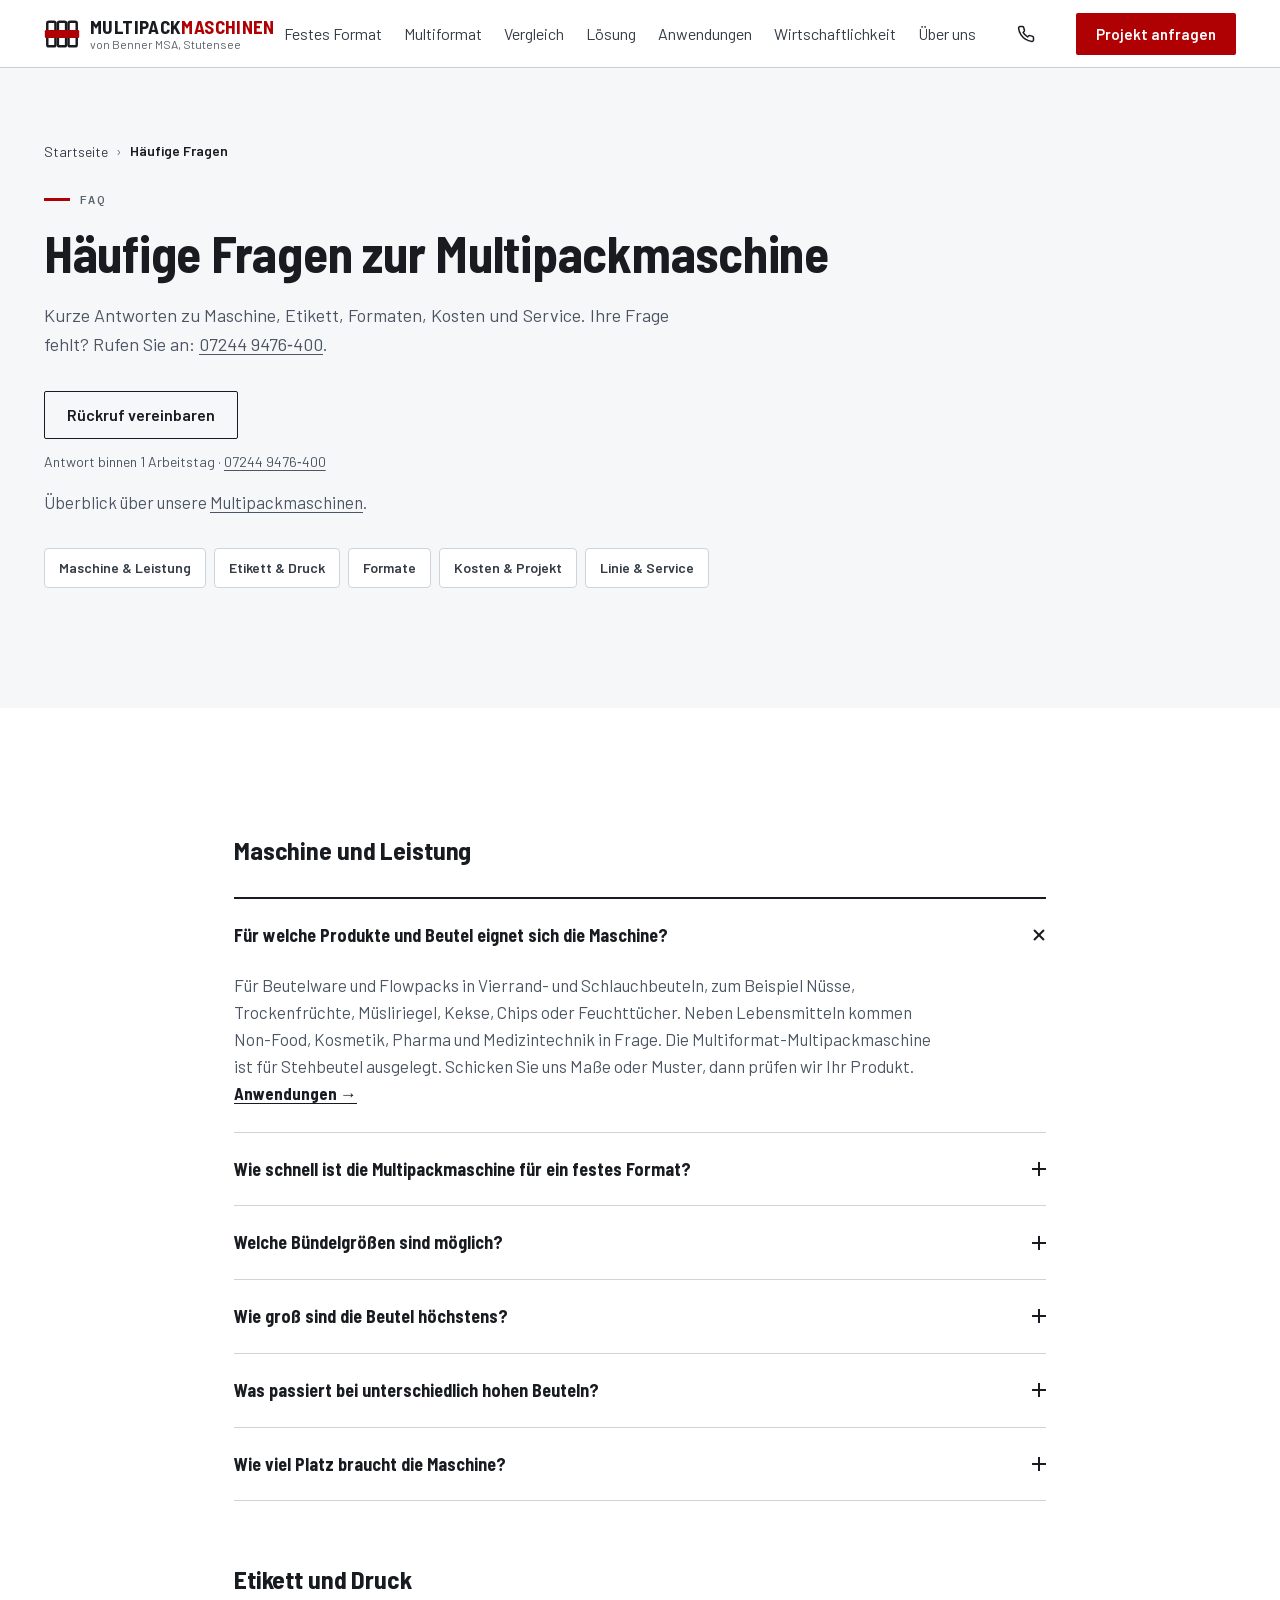
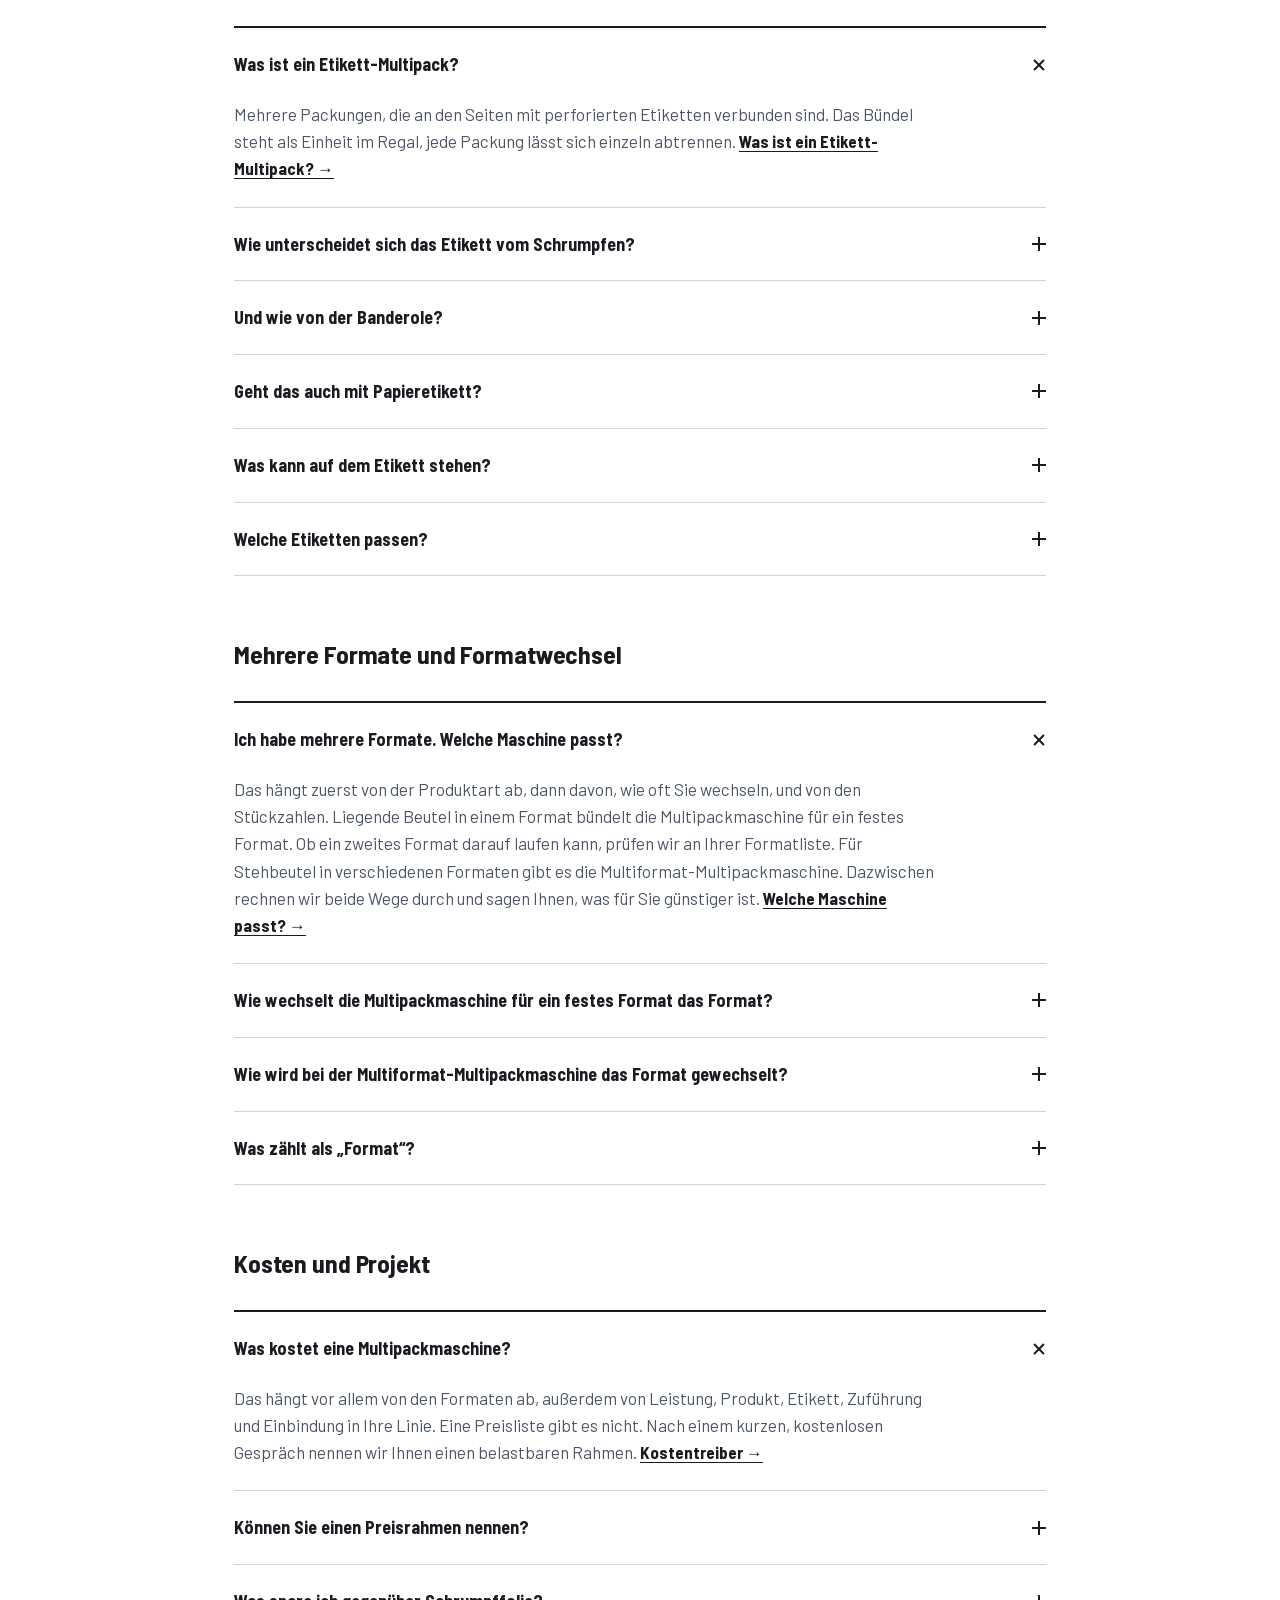
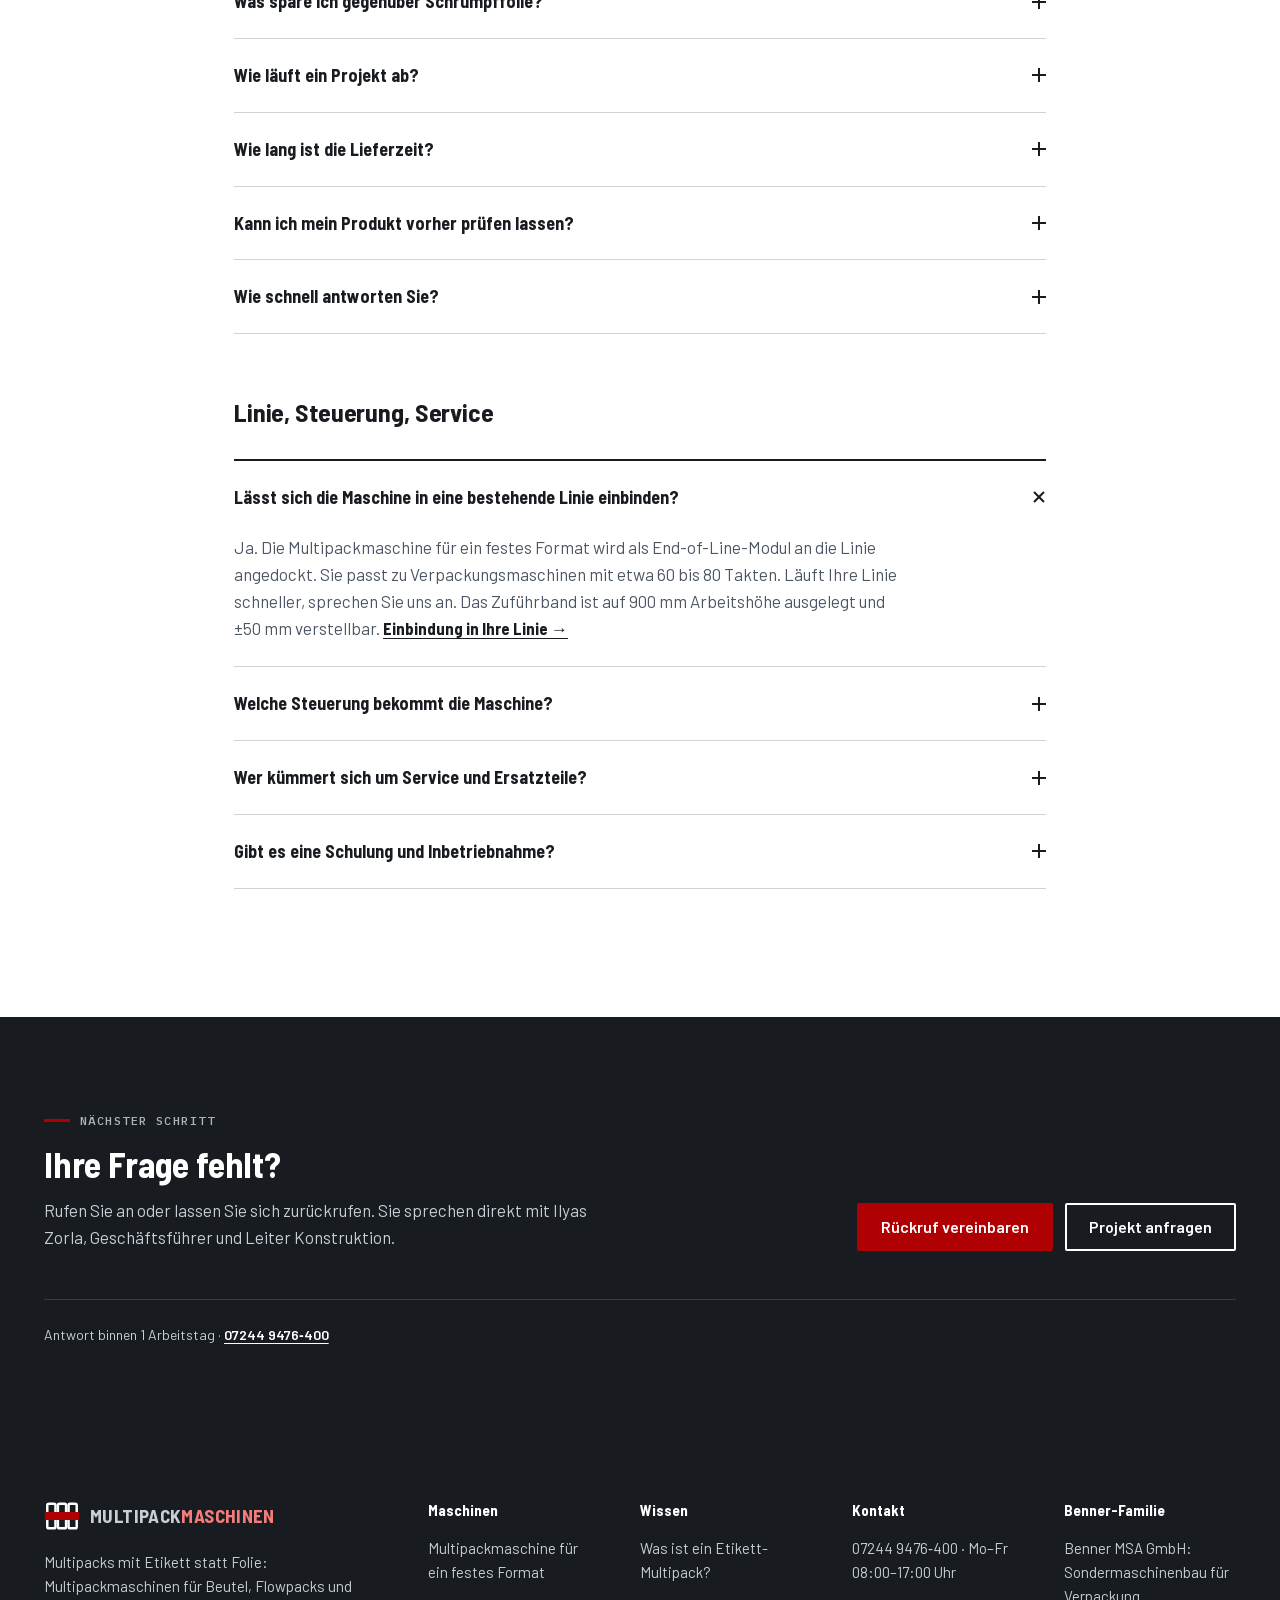
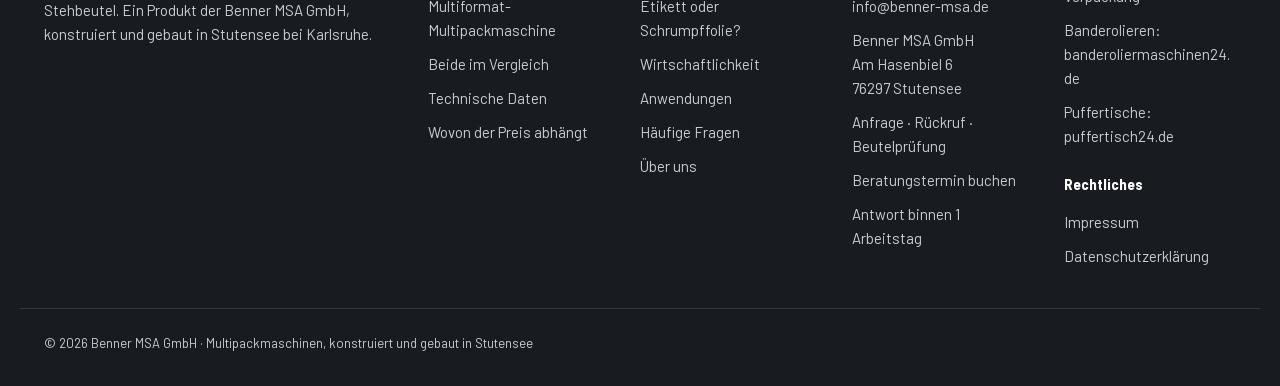
<file: faq.html>
<!DOCTYPE html>
<html lang="de">
<head>
<meta charset="UTF-8">
<meta name="viewport" content="width=device-width, initial-scale=1">
<meta name="format-detection" content="telephone=no">
<title>Multipackmaschine: häufige Fragen &amp; Antworten | Benner MSA</title>
<meta name="description" content="Bündelgrößen, Beutelformen, Etikettendruck, Formatwechsel, Linienanbindung und Service: Antworten rund um Etikett- und Multiformat-Multipackmaschine.">
<link rel="canonical" href="https://multipackmaschinen.de/faq">
<meta property="og:title" content="Multipackmaschine: häufige Fragen &amp; Antworten | Benner MSA">
<meta property="og:description" content="Bündelgrößen, Beutelformen, Etikettendruck, Formatwechsel, Linienanbindung und Service: Antworten rund um Etikett- und Multiformat-Multipackmaschine.">
<meta property="og:type" content="website">
<meta property="og:url" content="https://multipackmaschinen.de/faq">
<meta property="og:image" content="https://multipackmaschinen.de/assets/og/og-start.png">
<meta property="og:image:type" content="image/png">
<meta property="og:image:width" content="1200">
<meta property="og:image:height" content="630">
<meta property="og:image:alt" content="Multipacks mit Etikett statt Folie: Multipackmaschinen von Benner MSA">
<meta property="og:locale" content="de_DE">
<meta property="og:site_name" content="multipackmaschinen.de">
<meta name="twitter:card" content="summary_large_image">
<meta name="twitter:title" content="Multipackmaschine: häufige Fragen &amp; Antworten | Benner MSA">
<meta name="twitter:description" content="Bündelgrößen, Beutelformen, Etikettendruck, Formatwechsel, Linienanbindung und Service: Antworten rund um Etikett- und Multiformat-Multipackmaschine.">
<meta name="twitter:image" content="https://multipackmaschinen.de/assets/og/og-start.png">
<script type="application/ld+json">
{
  "@context": "https://schema.org",
  "@type": "FAQPage",
  "mainEntity": [
    {
      "@type": "Question",
      "name": "Für welche Produkte und Beutel eignet sich die Maschine?",
      "acceptedAnswer": {
        "@type": "Answer",
        "text": "Für Beutelware und Flowpacks in Vierrand- und Schlauchbeuteln, zum Beispiel Nüsse, Trockenfrüchte, Müsliriegel, Kekse, Chips oder Feuchttücher. Neben Lebensmitteln kommen Non-Food, Kosmetik, Pharma und Medizintechnik in Frage. Die Multiformat-Multipackmaschine ist für Stehbeutel ausgelegt. Schicken Sie uns Maße oder Muster, dann prüfen wir Ihr Produkt."
      }
    },
    {
      "@type": "Question",
      "name": "Wie schnell ist die Multipackmaschine für ein festes Format?",
      "acceptedAnswer": {
        "@type": "Answer",
        "text": "Sie bündelt bis 30 Multipacks pro Minute, je nach Produkt und Format. Im Zulauf nimmt sie bis 100 Beutel pro Minute auf."
      }
    },
    {
      "@type": "Question",
      "name": "Welche Bündelgrößen sind möglich?",
      "acceptedAnswer": {
        "@type": "Answer",
        "text": "2 bis 10 Beutel je Multipack, abhängig von der Produkthöhe. Am häufigsten sind DUO und TRIO."
      }
    },
    {
      "@type": "Question",
      "name": "Wie groß sind die Beutel höchstens?",
      "acceptedAnswer": {
        "@type": "Answer",
        "text": "Bis 200 mm lang, 10 bis 200 mm breit und 10 bis 100 mm hoch. Die Standardauslegung liegt bei Beuteln um 150 × 65 × 25 mm."
      }
    },
    {
      "@type": "Question",
      "name": "Was passiert bei unterschiedlich hohen Beuteln?",
      "acceptedAnswer": {
        "@type": "Answer",
        "text": "Ein Ausgleichselement fängt bis 5 mm Höhenunterschied je Beutel ab, im 3er-Bündel also bis 15 mm. Das Etikett sitzt auch bei ungleich gefüllten Beuteln sauber."
      }
    },
    {
      "@type": "Question",
      "name": "Wie viel Platz braucht die Maschine?",
      "acceptedAnswer": {
        "@type": "Answer",
        "text": "Rund 4 m². Die Maschine misst ca. 2 × 2 × 2 m und ist rollbar."
      }
    },
    {
      "@type": "Question",
      "name": "Was ist ein Etikett-Multipack?",
      "acceptedAnswer": {
        "@type": "Answer",
        "text": "Mehrere Packungen, die an den Seiten mit perforierten Etiketten verbunden sind. Das Bündel steht als Einheit im Regal, jede Packung lässt sich einzeln abtrennen."
      }
    },
    {
      "@type": "Question",
      "name": "Wie unterscheidet sich das Etikett vom Schrumpfen?",
      "acceptedAnswer": {
        "@type": "Answer",
        "text": "Beim Schrumpfen umhüllt Folie das ganze Bündel, ein Tunnel erhitzt sie. Beim Etikett-Multipack verbinden zwei seitliche, perforierte Etiketten die Beutel. Es gibt keinen Schrumpftunnel und keine Hitze am Produkt."
      }
    },
    {
      "@type": "Question",
      "name": "Und wie von der Banderole?",
      "acceptedAnswer": {
        "@type": "Answer",
        "text": "Eine Banderole läuft als Band um das Bündel. Das Etikett verbindet die Packungen an den Seiten, jede ist einzeln abtrennbar. Banderoliermaschinen finden Sie bei unserer Schwesterseite banderoliermaschinen24.de."
      }
    },
    {
      "@type": "Question",
      "name": "Geht das auch mit Papieretikett?",
      "acceptedAnswer": {
        "@type": "Answer",
        "text": "Ja. Das Bündel lässt sich auch mit Papieretikett verbinden."
      }
    },
    {
      "@type": "Question",
      "name": "Was kann auf dem Etikett stehen?",
      "acceptedAnswer": {
        "@type": "Answer",
        "text": "Logo, Charge, LOT, Preis, Aktionscode, Barcode oder Produktionsdaten. Das Etikett verbindet das Bündel und informiert zugleich den Käufer."
      }
    },
    {
      "@type": "Question",
      "name": "Welche Etiketten passen?",
      "acceptedAnswer": {
        "@type": "Answer",
        "text": "Etikettenbreite 10 bis 200 mm, Rollenkern Ø 76 mm. Gesetzt werden sie von zwei HERMA-500-Etikettierern."
      }
    },
    {
      "@type": "Question",
      "name": "Ich habe mehrere Formate. Welche Maschine passt?",
      "acceptedAnswer": {
        "@type": "Answer",
        "text": "Das hängt zuerst von der Produktart ab, dann davon, wie oft Sie wechseln, und von den Stückzahlen. Liegende Beutel in einem Format bündelt die Multipackmaschine für ein festes Format. Ob ein zweites Format darauf laufen kann, prüfen wir an Ihrer Formatliste. Für Stehbeutel in verschiedenen Formaten gibt es die Multiformat-Multipackmaschine. Dazwischen rechnen wir beide Wege durch und sagen Ihnen, was für Sie günstiger ist."
      }
    },
    {
      "@type": "Question",
      "name": "Wie wird bei der Multiformat-Multipackmaschine das Format gewechselt?",
      "acceptedAnswer": {
        "@type": "Answer",
        "text": "Der Bediener wählt am Panel das Rezept für das nächste Format, die Maschine stellt sich darauf ein. Der Formatwechsel ist je nach Umfang der Umstellung in wenigen Minuten möglich."
      }
    },
    {
      "@type": "Question",
      "name": "Was zählt als „Format“?",
      "acceptedAnswer": {
        "@type": "Answer",
        "text": "Ein Format ist eine Kombination aus Beutelart, Beutelmaß und Bündelgröße. Ob ein zweites Format auf der Multipackmaschine für ein festes Format laufen kann oder eine Multiformat-Lösung nötig ist, prüfen wir an Ihrer Formatliste."
      }
    },
    {
      "@type": "Question",
      "name": "Was kostet eine Multipackmaschine?",
      "acceptedAnswer": {
        "@type": "Answer",
        "text": "Das hängt vor allem von den Formaten ab, außerdem von Leistung, Produkt, Etikett, Zuführung und Einbindung in Ihre Linie. Eine Preisliste gibt es nicht. Nach einem kurzen, kostenlosen Gespräch nennen wir Ihnen einen belastbaren Rahmen."
      }
    },
    {
      "@type": "Question",
      "name": "Was spare ich gegenüber Schrumpffolie?",
      "acceptedAnswer": {
        "@type": "Answer",
        "text": "Das hängt an Ihrem Folienverbrauch, Ihrer Tunnelleistung und Ihrem Etikettenpreis. Im Kostenrechner tragen Sie diese Werte selbst ein. Das Ergebnis ist ein Rechenbeispiel, kein Angebot."
      }
    },
    {
      "@type": "Question",
      "name": "Wie läuft ein Projekt ab?",
      "acceptedAnswer": {
        "@type": "Answer",
        "text": "Sie schicken uns Produkte, Bündelgrößen und Stückzahlen. Wir sagen Ihnen, welche Maschine passt, und machen ein Angebot mit Preisrahmen. Wir bauen in Stutensee, Sie nehmen die Maschine bei uns ab, wir nehmen sie bei Ihnen in Betrieb und schulen Ihr Team."
      }
    },
    {
      "@type": "Question",
      "name": "Wie schnell antworten Sie?",
      "acceptedAnswer": {
        "@type": "Answer",
        "text": "Binnen 1 Arbeitstag, per E-Mail oder Telefon."
      }
    },
    {
      "@type": "Question",
      "name": "Lässt sich die Maschine in eine bestehende Linie einbinden?",
      "acceptedAnswer": {
        "@type": "Answer",
        "text": "Ja. Die Multipackmaschine für ein festes Format wird als End-of-Line-Modul an die Linie angedockt. Sie passt zu Verpackungsmaschinen mit etwa 60 bis 80 Takten. Läuft Ihre Linie schneller, sprechen Sie uns an. Das Zuführband ist auf 900 mm Arbeitshöhe ausgelegt und ±50 mm verstellbar."
      }
    },
    {
      "@type": "Question",
      "name": "Welche Steuerung bekommt die Maschine?",
      "acceptedAnswer": {
        "@type": "Answer",
        "text": "Nach Absprache von B&R, SEW, Siemens, Schneider Electric oder WAGO, passend zu Ihrem Werksstandard."
      }
    },
    {
      "@type": "Question",
      "name": "Wer kümmert sich um Service und Ersatzteile?",
      "acceptedAnswer": {
        "@type": "Answer",
        "text": "Wir selbst. Die Maschine hat ein Fernwartungsmodul, wir kommen zum Service vor Ort, Verschleißteile halten wir auf Lager. Die Etikettierer stammen von HERMA."
      }
    },
    {
      "@type": "Question",
      "name": "Gibt es eine Schulung und Inbetriebnahme?",
      "acceptedAnswer": {
        "@type": "Answer",
        "text": "Ja. Wir nehmen die Maschine bei Ihnen in Betrieb und schulen Ihr Team."
      }
    }
  ]
}
</script>
<script type="application/ld+json">
{
  "@context": "https://schema.org",
  "@type": "BreadcrumbList",
  "itemListElement": [
    {
      "@type": "ListItem",
      "position": 1,
      "name": "Startseite",
      "item": "https://multipackmaschinen.de/"
    },
    {
      "@type": "ListItem",
      "position": 2,
      "name": "Häufige Fragen",
      "item": "https://multipackmaschinen.de/faq"
    }
  ]
}
</script>
<link rel="icon" type="image/x-icon" href="assets/favicon.ico">
<link rel="icon" type="image/svg+xml" href="assets/favicon.svg">
<link rel="apple-touch-icon" href="assets/apple-touch-icon.png">
<link rel="preload" href="assets/fonts/barlow-semi-condensed-700-latin.woff2" as="font" type="font/woff2" crossorigin>
<link rel="preload" href="assets/fonts/barlow-400-latin.woff2" as="font" type="font/woff2" crossorigin>
<link rel="stylesheet" href="assets/style.css?v=20261113d">
<script defer src="https://stats.multipackmaschinen.de/script.js" data-website-id="f6ae71aa-5e69-43bb-a00f-7aee170f3cc0" data-domains="multipackmaschinen.de,www.multipackmaschinen.de"></script>
</head>
<body>

<a class="skip" href="#inhalt">Zum Inhalt springen</a>
<!--P:header-->
<header class="hdr" id="siteHeader">
  <div class="container hdr-in">
    <a href="/" class="brand">
      <svg class="brand-mark" width="36" height="36" viewBox="0 0 44 44" fill="none" aria-hidden="true"><rect x="4" y="7" width="10" height="30" rx="2" stroke="#181C21" stroke-width="3"/><rect x="17" y="7" width="10" height="30" rx="2" stroke="#181C21" stroke-width="3"/><rect x="30" y="7" width="10" height="30" rx="2" stroke="#181C21" stroke-width="3"/><rect x="1" y="17" width="42" height="10" rx="1.5" fill="#AF0104"/></svg>
      <span class="brand-text"><span class="brand-name">MULTIPACK<span class="brand-red">MASCHINEN</span></span> <span class="brand-claim">von Benner MSA, Stutensee</span><span class="sr"> – Startseite</span></span>
    </a>
    <nav class="nav" aria-label="Hauptnavigation">
      <ul class="nav-links">
        <li><a href="/etikett-multipackmaschine">Festes Format</a></li>
        <li><a href="/multiformat-multipackmaschine">Multiformat</a></li>
        <li><a href="/maschinen">Vergleich</a></li>
        <li><a href="/loesung">Lösung</a></li>
        <li><a href="/anwendungen">Anwendungen</a></li>
        <li><a href="/kostenrechner">Wirtschaftlichkeit</a></li>
        <li><a href="/ueber-uns">Über uns</a></li>
      </ul>
      <a class="tel" href="tel:+4972449476400" aria-label="Anrufen: 07244 9476-400"><svg width="18" height="18" viewBox="0 0 24 24" fill="none" stroke="currentColor" stroke-width="2" stroke-linecap="round" stroke-linejoin="round" aria-hidden="true"><path d="M22 16.92v3a2 2 0 0 1-2.18 2 19.79 19.79 0 0 1-8.63-3.07 19.5 19.5 0 0 1-6-6 19.79 19.79 0 0 1-3.07-8.67A2 2 0 0 1 4.11 2h3a2 2 0 0 1 2 1.72c.13.96.36 1.9.7 2.81a2 2 0 0 1-.45 2.11L8.09 9.91a16 16 0 0 0 6 6l1.27-1.27a2 2 0 0 1 2.11-.45c.91.34 1.85.57 2.81.7A2 2 0 0 1 22 16.92z"/></svg><span class="tel-n">07244 9476-400</span></a>
      <a class="btn btn-primary btn-sm" href="/kontakt?art=anfrage&amp;quelle=faq#anfrage"><span class="lg-only">Projekt anfragen</span><span class="sm-only">Anfragen</span></a>
      <details class="mnav">
        <summary><span class="sr">Menü</span><span class="burger" aria-hidden="true"><i></i><i></i><i></i></span></summary>
        <ul>
          <li><a href="/etikett-multipackmaschine">Festes Format</a></li>
          <li><a href="/multiformat-multipackmaschine">Multiformat</a></li>
          <li><a href="/maschinen">Vergleich</a></li>
          <li><a href="/loesung">Lösung</a></li>
          <li><a href="/anwendungen">Anwendungen</a></li>
          <li><a href="/kostenrechner">Wirtschaftlichkeit</a></li>
          <li><a href="/ueber-uns">Über uns</a></li>
          <li><a href="/faq" aria-current="page">Häufige Fragen</a></li>
          <li class="mnav-sep"><a href="/kontakt">Kontakt &amp; Anfrage</a></li>
          <li><a href="/kontakt?art=muster&amp;quelle=menue#anfrage">Beutel prüfen lassen</a></li>
          <li><a href="https://meet.brevo.com/benner-msa/beratungstermin" rel="noopener">Beratungstermin buchen</a></li>
          <li><a href="tel:+4972449476400">Anrufen: 07244&nbsp;9476&#8209;400 · Mo–Fr 08:00–17:00 Uhr</a></li>
        </ul>
      </details>
    </nav>
  </div>
</header>
<!--/P:header-->

<main id="inhalt" tabindex="-1">
<section class="page-hero">
  <div class="container">
    <nav class="bc" aria-label="Brotkrumen"><ol class="crumbs"><li><a href="/">Startseite</a></li><li><span aria-current="page">Häufige Fragen</span></li></ol></nav>
    <div>
        <p class="eyebrow">FAQ</p>
<h1>Häufige Fragen zur Multipackmaschine</h1>
        <p class="lead">Kurze Antworten zu Maschine, Etikett, Formaten, Kosten und Service. Ihre Frage fehlt? Rufen Sie an: <a href="tel:+4972449476400">07244&nbsp;9476&#8209;400</a>.</p>
        <div class="cta-row"><a class="btn btn-ghost" href="/kontakt?art=rueckruf&amp;quelle=faq#anfrage">Rückruf vereinbaren</a></div>
        <p class="micro">Antwort binnen 1 Arbeitstag · <a href="tel:+4972449476400">07244&nbsp;9476&#8209;400</a></p>
        <p class="sub-lead">Überblick über unsere <a href="/">Multipackmaschinen</a>.</p>
    </div>
    <nav class="anchor-nav" aria-label="FAQ-Kategorien"><a href="#maschine">Maschine &amp; Leistung</a><a href="#etikett">Etikett &amp; Druck</a><a href="#formate">Formate</a><a href="#kosten">Kosten &amp; Projekt</a><a href="#service">Linie &amp; Service</a></nav>
  </div>
</section>
<section class="section" id="faq" aria-label="Fragen und Antworten"><div class="container container-narrow">
<div class="faq-cat" id="maschine"><h2>Maschine und Leistung</h2><div class="faq">
<details open><summary>Für welche Produkte und Beutel eignet sich die Maschine?</summary><div class="faq-a"><p>Für Beutelware und Flowpacks in Vierrand- und Schlauchbeuteln, zum Beispiel Nüsse, Trockenfrüchte, Müsliriegel, Kekse, Chips oder Feuchttücher. Neben Lebensmitteln kommen Non-Food, Kosmetik, Pharma und Medizintechnik in Frage. Die Multiformat-Multipackmaschine ist für Stehbeutel ausgelegt. Schicken Sie uns Maße oder Muster, dann prüfen wir Ihr Produkt. <a class="go" href="/anwendungen">Anwendungen</a></p></div></details>
<details><summary>Wie schnell ist die Multipackmaschine für ein festes Format?</summary><div class="faq-a"><p>Sie bündelt bis 30 Multipacks pro Minute, je nach Produkt und Format. Im Zulauf nimmt sie bis 100 Beutel pro Minute auf.</p></div></details>
<details><summary>Welche Bündelgrößen sind möglich?</summary><div class="faq-a"><p>2 bis 10 Beutel je Multipack, abhängig von der Produkthöhe. Am häufigsten sind DUO und TRIO.</p></div></details>
<details><summary>Wie groß sind die Beutel höchstens?</summary><div class="faq-a"><p>Bis 200&nbsp;mm lang, 10 bis 200&nbsp;mm breit und 10 bis 100&nbsp;mm hoch. Die Standardauslegung liegt bei Beuteln um 150 × 65 × 25&nbsp;mm.</p></div></details>
<details><summary>Was passiert bei unterschiedlich hohen Beuteln?</summary><div class="faq-a"><p>Ein Ausgleichselement fängt bis 5&nbsp;mm Höhenunterschied je Beutel ab, im 3er-Bündel also bis 15&nbsp;mm. Das Etikett sitzt auch bei ungleich gefüllten Beuteln sauber.</p></div></details>
<details><summary>Wie viel Platz braucht die Maschine?</summary><div class="faq-a"><p>Rund 4&nbsp;m². Die Maschine misst ca. 2 × 2 × 2&nbsp;m und ist rollbar.</p></div></details>
</div></div>
<div class="faq-cat" id="etikett"><h2>Etikett und Druck</h2><div class="faq">
<details open><summary>Was ist ein Etikett-Multipack?</summary><div class="faq-a"><p>Mehrere Packungen, die an den Seiten mit perforierten Etiketten verbunden sind. Das Bündel steht als Einheit im Regal, jede Packung lässt sich einzeln abtrennen. <a class="go" href="/loesung#etikett-multipack">Was ist ein Etikett-Multipack?</a></p></div></details>
<details><summary>Wie unterscheidet sich das Etikett vom Schrumpfen?</summary><div class="faq-a"><p>Beim Schrumpfen umhüllt Folie das ganze Bündel, ein Tunnel erhitzt sie. Beim Etikett-Multipack verbinden zwei seitliche, perforierte Etiketten die Beutel. Es gibt keinen Schrumpftunnel und keine Hitze am Produkt. <a class="go" href="/kostenrechner">Etikett oder Schrumpffolie?</a></p></div></details>
<details><summary>Und wie von der Banderole?</summary><div class="faq-a"><p>Eine Banderole läuft als Band um das Bündel. Das Etikett verbindet die Packungen an den Seiten, jede ist einzeln abtrennbar. Banderoliermaschinen finden Sie bei unserer Schwesterseite <a href="https://banderoliermaschinen24.de">banderoliermaschinen24.de</a>.</p></div></details>
<details><summary>Geht das auch mit Papieretikett?</summary><div class="faq-a"><p>Ja. Das Bündel lässt sich auch mit Papieretikett verbinden.</p></div></details>
<details><summary>Was kann auf dem Etikett stehen?</summary><div class="faq-a"><p>Logo, Charge, LOT, Preis, Aktionscode, Barcode oder Produktionsdaten. Das Etikett verbindet das Bündel und informiert zugleich den Käufer.</p></div></details>
<details><summary>Welche Etiketten passen?</summary><div class="faq-a"><p>Etikettenbreite 10 bis 200&nbsp;mm, Rollenkern Ø 76&nbsp;mm. Gesetzt werden sie von zwei HERMA-500-Etikettierern.</p></div></details>
</div></div>
<div class="faq-cat" id="formate"><h2>Mehrere Formate und Formatwechsel</h2><div class="faq">
<details open><summary>Ich habe mehrere Formate. Welche Maschine passt?</summary><div class="faq-a"><p>Das hängt zuerst von der Produktart ab, dann davon, wie oft Sie wechseln, und von den Stückzahlen. Liegende Beutel in einem Format bündelt die Multipackmaschine für ein festes Format. Ob ein zweites Format darauf laufen kann, prüfen wir an Ihrer Formatliste. Für Stehbeutel in verschiedenen Formaten gibt es die Multiformat-Multipackmaschine. Dazwischen rechnen wir beide Wege durch und sagen Ihnen, was für Sie günstiger ist. <a class="go" href="/maschinen#wegweiser">Welche Maschine passt?</a></p></div></details>
<details><summary>Wie wechselt die Multipackmaschine für ein festes Format das Format?</summary><div class="faq-a"><p>Das Bündelformat ist fest eingestellt. Optional liefern wir einen zusätzlichen Formatsatz für ein weiteres Format.</p></div></details>
<details><summary>Wie wird bei der Multiformat-Multipackmaschine das Format gewechselt?</summary><div class="faq-a"><p>Der Bediener wählt am Panel das Rezept für das nächste Format, die Maschine stellt sich darauf ein. Der Formatwechsel ist je nach Umfang der Umstellung in wenigen Minuten möglich. <a class="go" href="/multiformat-multipackmaschine#formatwechsel">Formatwechsel ansehen</a></p></div></details>
<details><summary>Was zählt als „Format“?</summary><div class="faq-a"><p>Ein Format ist eine Kombination aus Beutelart, Beutelmaß und Bündelgröße. Ob ein zweites Format auf der Multipackmaschine für ein festes Format laufen kann oder eine Multiformat-Lösung nötig ist, prüfen wir an Ihrer Formatliste.</p></div></details>
</div></div>
<div class="faq-cat" id="kosten"><h2>Kosten und Projekt</h2><div class="faq">
<details open><summary>Was kostet eine Multipackmaschine?</summary><div class="faq-a"><p>Das hängt vor allem von den Formaten ab, außerdem von Leistung, Produkt, Etikett, Zuführung und Einbindung in Ihre Linie. Eine Preisliste gibt es nicht. Nach einem kurzen, kostenlosen Gespräch nennen wir Ihnen einen belastbaren Rahmen. <a class="go" href="/etikett-multipackmaschine#preise">Kostentreiber</a></p></div></details>
<details><summary>Können Sie einen Preisrahmen nennen?</summary><div class="faq-a"><p>Ja. Schicken Sie uns Beutel, Bündelgröße und Stückzahl, wir nennen Ihnen den Preisrahmen binnen 1 Arbeitstag.</p></div></details>
<details><summary>Was spare ich gegenüber Schrumpffolie?</summary><div class="faq-a"><p>Das hängt an Ihrem Folienverbrauch, Ihrer Tunnelleistung und Ihrem Etikettenpreis. Im Kostenrechner tragen Sie diese Werte selbst ein. Das Ergebnis ist ein Rechenbeispiel, kein Angebot. <a class="go" href="/kostenrechner">Kostenrechner</a></p></div></details>
<details><summary>Wie läuft ein Projekt ab?</summary><div class="faq-a"><p>Sie schicken uns Produkte, Bündelgrößen und Stückzahlen. Wir sagen Ihnen, welche Maschine passt, und machen ein Angebot mit Preisrahmen. Wir bauen in Stutensee, Sie nehmen die Maschine bei uns ab, wir nehmen sie bei Ihnen in Betrieb und schulen Ihr Team. <a class="go" href="/ueber-uns#ablauf">So läuft ein Projekt</a></p></div></details>
<details><summary>Wie lang ist die Lieferzeit?</summary><div class="faq-a"><p>Den Liefertermin nennen wir mit dem Angebot.</p></div></details>
<details><summary>Kann ich mein Produkt vorher prüfen lassen?</summary><div class="faq-a"><p>Schicken Sie uns einige Beutel. Wir prüfen sie auf Maß, Höhe und Oberfläche und sagen Ihnen, ob und wie sie sich bündeln lassen. <a class="go" href="/kontakt?art=muster&amp;quelle=faq#anfrage">Beutel prüfen lassen</a></p></div></details>
<details><summary>Wie schnell antworten Sie?</summary><div class="faq-a"><p>Binnen 1 Arbeitstag, per E-Mail oder Telefon.</p></div></details>
</div></div>
<div class="faq-cat" id="service"><h2>Linie, Steuerung, Service</h2><div class="faq">
<details open><summary>Lässt sich die Maschine in eine bestehende Linie einbinden?</summary><div class="faq-a"><p>Ja. Die Multipackmaschine für ein festes Format wird als End-of-Line-Modul an die Linie angedockt. Sie passt zu Verpackungsmaschinen mit etwa 60 bis 80 Takten. Läuft Ihre Linie schneller, sprechen Sie uns an. Das Zuführband ist auf 900&nbsp;mm Arbeitshöhe ausgelegt und ±50&nbsp;mm verstellbar. <a class="go" href="/maschinen#integration">Einbindung in Ihre Linie</a></p></div></details>
<details><summary>Welche Steuerung bekommt die Maschine?</summary><div class="faq-a"><p>Nach Absprache von B&amp;R, SEW, Siemens, Schneider Electric oder WAGO, passend zu Ihrem Werksstandard.</p></div></details>
<details><summary>Wer kümmert sich um Service und Ersatzteile?</summary><div class="faq-a"><p>Wir selbst. Die Maschine hat ein Fernwartungsmodul, wir kommen zum Service vor Ort, Verschleißteile halten wir auf Lager. Die Etikettierer stammen von HERMA.</p></div></details>
<details><summary>Gibt es eine Schulung und Inbetriebnahme?</summary><div class="faq-a"><p>Ja. Wir nehmen die Maschine bei Ihnen in Betrieb und schulen Ihr Team.</p></div></details>
</div></div>
</div></section>
</main>

<section class="cta-end" aria-labelledby="cta-h">
  <div class="container cta-end-in">
    <div>
      <p class="eyebrow">Nächster Schritt</p>
      <h2 id="cta-h">Ihre Frage fehlt?</h2>
      <p>Rufen Sie an oder lassen Sie sich zurückrufen. Sie sprechen direkt mit Ilyas Zorla, Geschäftsführer und Leiter Konstruktion.</p>
    </div>
    <div class="cta-row"><a class="btn btn-primary" href="/kontakt?art=rueckruf&amp;quelle=faq#anfrage">Rückruf vereinbaren</a><a class="btn btn-inv" href="/kontakt?art=anfrage&amp;quelle=faq#anfrage">Projekt anfragen</a></div>
    <p class="micro">Antwort binnen 1 Arbeitstag · <a href="tel:+4972449476400">07244&nbsp;9476&#8209;400</a></p>
  </div>
</section>

<!--P:footer-->
<footer class="ftr">
  <div class="container ftr-grid">
    <div class="ftr-brand">
      <a href="/" class="brand brand-inv" aria-label="Multipackmaschinen – Startseite">
        <svg class="brand-mark" width="36" height="36" viewBox="0 0 44 44" fill="none" aria-hidden="true"><rect x="4" y="7" width="10" height="30" rx="2" stroke="#FFFFFF" stroke-width="3"/><rect x="17" y="7" width="10" height="30" rx="2" stroke="#FFFFFF" stroke-width="3"/><rect x="30" y="7" width="10" height="30" rx="2" stroke="#FFFFFF" stroke-width="3"/><rect x="1" y="17" width="42" height="10" rx="1.5" fill="#AF0104"/></svg>
        <span class="brand-text"><span class="brand-name">MULTIPACK<span class="brand-red">MASCHINEN</span></span></span>
      </a>
      <p>Multipacks mit Etikett statt Folie: Multipackmaschinen für Beutel, Flowpacks und Stehbeutel. Ein Produkt der <a href="https://benner-msa.de">Benner MSA GmbH</a>, konstruiert und gebaut in Stutensee bei Karlsruhe.</p>
    </div>
    <div><p class="ftr-h">Maschinen</p><ul><li><a href="/etikett-multipackmaschine">Multipackmaschine für ein festes Format</a></li><li><a href="/multiformat-multipackmaschine">Multiformat-Multipackmaschine</a></li><li><a href="/maschinen">Beide im Vergleich</a></li><li><a href="/etikett-multipackmaschine#technik">Technische Daten</a></li><li><a href="/etikett-multipackmaschine#preise">Wovon der Preis abhängt</a></li></ul></div>
    <div><p class="ftr-h">Wissen</p><ul><li><a href="/loesung#etikett-multipack">Was ist ein Etikett-Multipack?</a></li><li><a href="/loesung#abgrenzung">Etikett oder Schrumpffolie?</a></li><li><a href="/kostenrechner">Wirtschaftlichkeit</a></li><li><a href="/anwendungen">Anwendungen</a></li><li><a href="/faq">Häufige Fragen</a></li><li><a href="/ueber-uns">Über uns</a></li></ul></div>
    <div><p class="ftr-h">Kontakt</p><ul><li><a href="tel:+4972449476400">07244&nbsp;9476&#8209;400</a> · Mo–Fr 08:00–17:00 Uhr</li><li><a href="mailto:info@benner-msa.de">info@benner-msa.de</a></li><li>Benner MSA GmbH<br>Am Hasenbiel 6<br>76297 Stutensee</li><li><a href="/kontakt">Anfrage · Rückruf · Beutelprüfung</a></li><li><a href="https://meet.brevo.com/benner-msa/beratungstermin" rel="noopener">Beratungstermin buchen</a></li><li>Antwort binnen 1 Arbeitstag</li></ul></div>
    <div><p class="ftr-h">Benner-Familie</p><ul><li><a href="https://benner-msa.de">Benner MSA GmbH: Sondermaschinenbau für Verpackung</a></li><li><a href="https://banderoliermaschinen24.de">Banderolieren: banderoliermaschinen24.de</a></li><li><a href="https://www.puffertisch24.de">Puffertische: puffertisch24.de</a></li></ul><p class="ftr-h ftr-h-2">Rechtliches</p><ul><li><a href="/impressum">Impressum</a></li><li><a href="/datenschutz">Datenschutzerklärung</a></li></ul></div>
  </div>
  <div class="container ftr-bottom">
    <p>© 2026 Benner MSA GmbH · Multipackmaschinen, konstruiert und gebaut in Stutensee</p>
  </div>
</footer>
<!--/P:footer-->
<script src="assets/script.js?v=20261113c" defer></script>
</body>
</html>
</file>
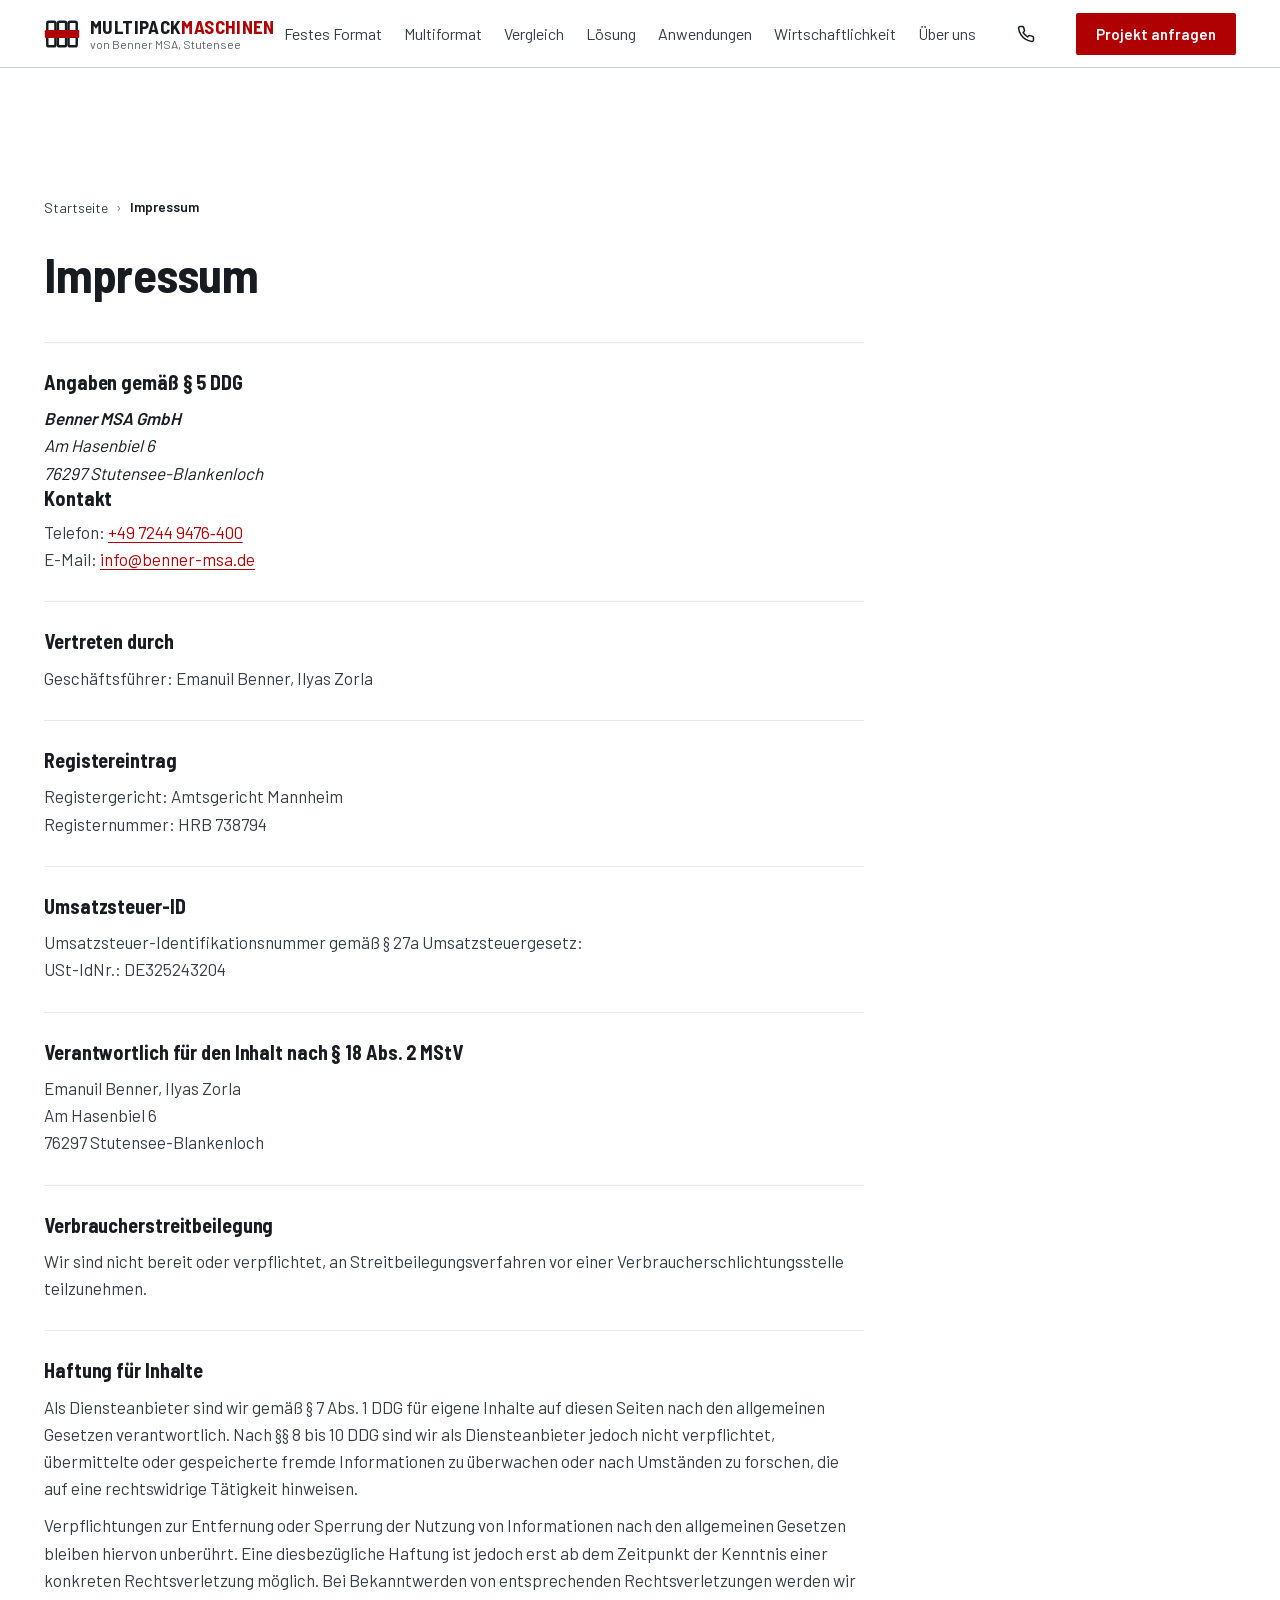
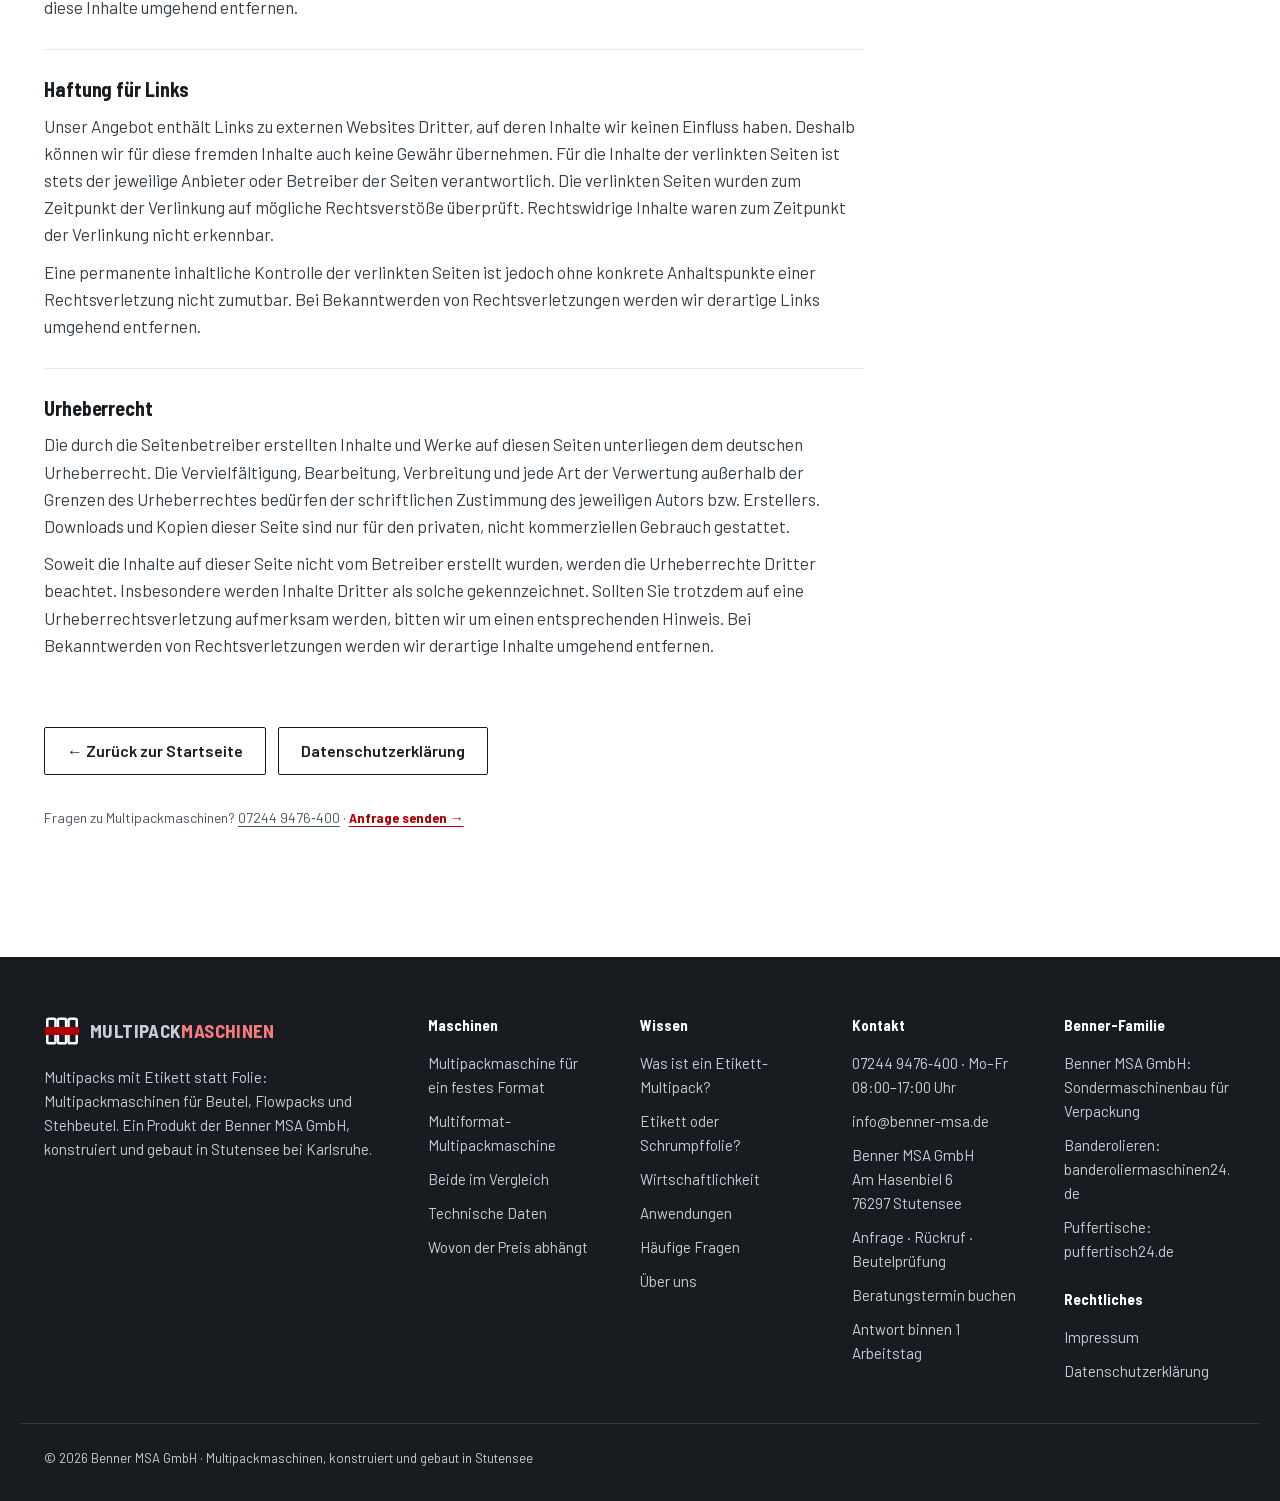
<file: impressum.html>
<!DOCTYPE html>
<html lang="de">
<head>
    <meta charset="UTF-8">
    <meta name="viewport" content="width=device-width, initial-scale=1.0">
    <meta name="format-detection" content="telephone=no">
    <title>Impressum | Multipackmaschinen.de</title>
    <meta name="description" content="Impressum und rechtliche Informationen zu multipackmaschinen.de – Benner MSA GmbH, Stutensee">
    <meta name="robots" content="noindex, follow">
    <link rel="canonical" href="https://multipackmaschinen.de/impressum">

    <link rel="icon" type="image/x-icon" href="assets/favicon.ico">
    <link rel="icon" type="image/svg+xml" href="assets/favicon.svg">
    <link rel="apple-touch-icon" href="assets/apple-touch-icon.png">
    <link rel="stylesheet" href="assets/style.css?v=20261113d">
<script defer src="https://stats.multipackmaschinen.de/script.js" data-website-id="f6ae71aa-5e69-43bb-a00f-7aee170f3cc0" data-domains="multipackmaschinen.de,www.multipackmaschinen.de"></script>
</head>
<body>
<a class="skip" href="#inhalt">Zum Inhalt springen</a>

    <!--P:header-->
<header class="hdr" id="siteHeader">
  <div class="container hdr-in">
    <a href="/" class="brand">
      <svg class="brand-mark" width="36" height="36" viewBox="0 0 44 44" fill="none" aria-hidden="true"><rect x="4" y="7" width="10" height="30" rx="2" stroke="#181C21" stroke-width="3"/><rect x="17" y="7" width="10" height="30" rx="2" stroke="#181C21" stroke-width="3"/><rect x="30" y="7" width="10" height="30" rx="2" stroke="#181C21" stroke-width="3"/><rect x="1" y="17" width="42" height="10" rx="1.5" fill="#AF0104"/></svg>
      <span class="brand-text"><span class="brand-name">MULTIPACK<span class="brand-red">MASCHINEN</span></span> <span class="brand-claim">von Benner MSA, Stutensee</span><span class="sr"> – Startseite</span></span>
    </a>
    <nav class="nav" aria-label="Hauptnavigation">
      <ul class="nav-links">
        <li><a href="/etikett-multipackmaschine">Festes Format</a></li>
        <li><a href="/multiformat-multipackmaschine">Multiformat</a></li>
        <li><a href="/maschinen">Vergleich</a></li>
        <li><a href="/loesung">Lösung</a></li>
        <li><a href="/anwendungen">Anwendungen</a></li>
        <li><a href="/kostenrechner">Wirtschaftlichkeit</a></li>
        <li><a href="/ueber-uns">Über uns</a></li>
      </ul>
      <a class="tel" href="tel:+4972449476400" aria-label="Anrufen: 07244 9476-400"><svg width="18" height="18" viewBox="0 0 24 24" fill="none" stroke="currentColor" stroke-width="2" stroke-linecap="round" stroke-linejoin="round" aria-hidden="true"><path d="M22 16.92v3a2 2 0 0 1-2.18 2 19.79 19.79 0 0 1-8.63-3.07 19.5 19.5 0 0 1-6-6 19.79 19.79 0 0 1-3.07-8.67A2 2 0 0 1 4.11 2h3a2 2 0 0 1 2 1.72c.13.96.36 1.9.7 2.81a2 2 0 0 1-.45 2.11L8.09 9.91a16 16 0 0 0 6 6l1.27-1.27a2 2 0 0 1 2.11-.45c.91.34 1.85.57 2.81.7A2 2 0 0 1 22 16.92z"/></svg><span class="tel-n">07244 9476-400</span></a>
      <a class="btn btn-primary btn-sm" href="/kontakt?art=anfrage#anfrage"><span class="lg-only">Projekt anfragen</span><span class="sm-only">Anfragen</span></a>
      <details class="mnav">
        <summary><span class="sr">Menü</span><span class="burger" aria-hidden="true"><i></i><i></i><i></i></span></summary>
        <ul>
          <li><a href="/etikett-multipackmaschine">Festes Format</a></li>
          <li><a href="/multiformat-multipackmaschine">Multiformat</a></li>
          <li><a href="/maschinen">Vergleich</a></li>
          <li><a href="/loesung">Lösung</a></li>
          <li><a href="/anwendungen">Anwendungen</a></li>
          <li><a href="/kostenrechner">Wirtschaftlichkeit</a></li>
          <li><a href="/ueber-uns">Über uns</a></li>
          <li><a href="/faq">Häufige Fragen</a></li>
          <li class="mnav-sep"><a href="/kontakt">Kontakt &amp; Anfrage</a></li>
          <li><a href="/kontakt?art=muster&amp;quelle=menue#anfrage">Beutel prüfen lassen</a></li>
          <li><a href="https://meet.brevo.com/benner-msa/beratungstermin" rel="noopener">Beratungstermin buchen</a></li>
          <li><a href="tel:+4972449476400">Anrufen: 07244&nbsp;9476&#8209;400 · Mo–Fr 08:00–17:00 Uhr</a></li>
        </ul>
      </details>
    </nav>
  </div>
</header>
<!--/P:header-->

        <main id="inhalt" class="section legal">
        <div class="container">
            <div class="legal-wrap">
                <nav class="bc" aria-label="Brotkrumen"><ol class="crumbs"><li><a href="/">Startseite</a></li><li><span aria-current="page">Impressum</span></li></ol></nav>
                <h1>Impressum</h1>

                <div class="legal-card">
                    <h2>Angaben gemäß § 5 DDG</h2>
                    <address>
                        <strong>Benner MSA GmbH</strong><br>
                        Am Hasenbiel 6<br>
                        76297 Stutensee-Blankenloch
                    </address>
                    <h3>Kontakt</h3>
                    <p>
                        Telefon: <a href="tel:+4972449476400">+49&nbsp;7244&nbsp;9476&#8209;400</a><br>
                        E-Mail: <a href="mailto:info@benner-msa.de">info@benner-msa.de</a>
                    </p>
                </div>

                <div class="legal-card">
                    <h2>Vertreten durch</h2>
                    <p>Geschäftsführer: Emanuil Benner, Ilyas Zorla</p>
                </div>

                <div class="legal-card">
                    <h2>Registereintrag</h2>
                    <p>
                        Registergericht: Amtsgericht Mannheim<br>
                        Registernummer: HRB 738794
                    </p>
                </div>

                <div class="legal-card">
                    <h2>Umsatzsteuer-ID</h2>
                    <p>
                        Umsatzsteuer-Identifikationsnummer gemäß § 27a Umsatzsteuergesetz:<br>
                        USt-IdNr.: DE325243204
                    </p>
                </div>

                <div class="legal-card">
                    <h2>Verantwortlich für den Inhalt nach § 18 Abs. 2 MStV</h2>
                    <p>
                        Emanuil Benner, Ilyas Zorla<br>
                        Am Hasenbiel 6<br>
                        76297 Stutensee-Blankenloch
                    </p>
                </div>

                <div class="legal-card">
                    <h2>Verbraucherstreitbeilegung</h2>
                    <p>Wir sind nicht bereit oder verpflichtet, an Streitbeilegungsverfahren vor einer Verbraucherschlichtungsstelle teilzunehmen.</p>
                </div>

                <div class="legal-card">
                    <h2>Haftung für Inhalte</h2>
                    <p>
                        Als Diensteanbieter sind wir gemäß § 7 Abs. 1 DDG für eigene Inhalte auf diesen Seiten nach den allgemeinen Gesetzen verantwortlich. Nach §§ 8 bis 10 DDG sind wir als Diensteanbieter jedoch nicht verpflichtet, übermittelte oder gespeicherte fremde Informationen zu überwachen oder nach Umständen zu forschen, die auf eine rechtswidrige Tätigkeit hinweisen.
                    </p>
                    <p>
                        Verpflichtungen zur Entfernung oder Sperrung der Nutzung von Informationen nach den allgemeinen Gesetzen bleiben hiervon unberührt. Eine diesbezügliche Haftung ist jedoch erst ab dem Zeitpunkt der Kenntnis einer konkreten Rechtsverletzung möglich. Bei Bekanntwerden von entsprechenden Rechtsverletzungen werden wir diese Inhalte umgehend entfernen.
                    </p>
                </div>

                <div class="legal-card">
                    <h2>Haftung für Links</h2>
                    <p>
                        Unser Angebot enthält Links zu externen Websites Dritter, auf deren Inhalte wir keinen Einfluss haben. Deshalb können wir für diese fremden Inhalte auch keine Gewähr übernehmen. Für die Inhalte der verlinkten Seiten ist stets der jeweilige Anbieter oder Betreiber der Seiten verantwortlich. Die verlinkten Seiten wurden zum Zeitpunkt der Verlinkung auf mögliche Rechtsverstöße überprüft. Rechtswidrige Inhalte waren zum Zeitpunkt der Verlinkung nicht erkennbar.
                    </p>
                    <p>
                        Eine permanente inhaltliche Kontrolle der verlinkten Seiten ist jedoch ohne konkrete Anhaltspunkte einer Rechtsverletzung nicht zumutbar. Bei Bekanntwerden von Rechtsverletzungen werden wir derartige Links umgehend entfernen.
                    </p>
                </div>

                <div class="legal-card">
                    <h2>Urheberrecht</h2>
                    <p>
                        Die durch die Seitenbetreiber erstellten Inhalte und Werke auf diesen Seiten unterliegen dem deutschen Urheberrecht. Die Vervielfältigung, Bearbeitung, Verbreitung und jede Art der Verwertung außerhalb der Grenzen des Urheberrechtes bedürfen der schriftlichen Zustimmung des jeweiligen Autors bzw. Erstellers. Downloads und Kopien dieser Seite sind nur für den privaten, nicht kommerziellen Gebrauch gestattet.
                    </p>
                    <p>
                        Soweit die Inhalte auf dieser Seite nicht vom Betreiber erstellt wurden, werden die Urheberrechte Dritter beachtet. Insbesondere werden Inhalte Dritter als solche gekennzeichnet. Sollten Sie trotzdem auf eine Urheberrechtsverletzung aufmerksam werden, bitten wir um einen entsprechenden Hinweis. Bei Bekanntwerden von Rechtsverletzungen werden wir derartige Inhalte umgehend entfernen.
                    </p>
                </div>

                <div class="legal-actions">
                    <a href="/" class="btn btn-outline">← Zurück zur Startseite</a>
                    <a href="/datenschutz" class="btn btn-outline">Datenschutzerklärung</a>
                </div>
                <p class="small-note legal-cta">Fragen zu Multipackmaschinen? <a href="tel:+4972449476400">07244&nbsp;9476&#8209;400</a> · <a class="go" href="/kontakt">Anfrage senden</a></p>
            </div>
        </div>
    </main>

    <!--P:footer-->
<footer class="ftr">
  <div class="container ftr-grid">
    <div class="ftr-brand">
      <a href="/" class="brand brand-inv" aria-label="Multipackmaschinen – Startseite">
        <svg class="brand-mark" width="36" height="36" viewBox="0 0 44 44" fill="none" aria-hidden="true"><rect x="4" y="7" width="10" height="30" rx="2" stroke="#FFFFFF" stroke-width="3"/><rect x="17" y="7" width="10" height="30" rx="2" stroke="#FFFFFF" stroke-width="3"/><rect x="30" y="7" width="10" height="30" rx="2" stroke="#FFFFFF" stroke-width="3"/><rect x="1" y="17" width="42" height="10" rx="1.5" fill="#AF0104"/></svg>
        <span class="brand-text"><span class="brand-name">MULTIPACK<span class="brand-red">MASCHINEN</span></span></span>
      </a>
      <p>Multipacks mit Etikett statt Folie: Multipackmaschinen für Beutel, Flowpacks und Stehbeutel. Ein Produkt der <a href="https://benner-msa.de">Benner MSA GmbH</a>, konstruiert und gebaut in Stutensee bei Karlsruhe.</p>
    </div>
    <div><p class="ftr-h">Maschinen</p><ul><li><a href="/etikett-multipackmaschine">Multipackmaschine für ein festes Format</a></li><li><a href="/multiformat-multipackmaschine">Multiformat-Multipackmaschine</a></li><li><a href="/maschinen">Beide im Vergleich</a></li><li><a href="/etikett-multipackmaschine#technik">Technische Daten</a></li><li><a href="/etikett-multipackmaschine#preise">Wovon der Preis abhängt</a></li></ul></div>
    <div><p class="ftr-h">Wissen</p><ul><li><a href="/loesung#etikett-multipack">Was ist ein Etikett-Multipack?</a></li><li><a href="/loesung#abgrenzung">Etikett oder Schrumpffolie?</a></li><li><a href="/kostenrechner">Wirtschaftlichkeit</a></li><li><a href="/anwendungen">Anwendungen</a></li><li><a href="/faq">Häufige Fragen</a></li><li><a href="/ueber-uns">Über uns</a></li></ul></div>
    <div><p class="ftr-h">Kontakt</p><ul><li><a href="tel:+4972449476400">07244&nbsp;9476&#8209;400</a> · Mo–Fr 08:00–17:00 Uhr</li><li><a href="mailto:info@benner-msa.de">info@benner-msa.de</a></li><li>Benner MSA GmbH<br>Am Hasenbiel 6<br>76297 Stutensee</li><li><a href="/kontakt">Anfrage · Rückruf · Beutelprüfung</a></li><li><a href="https://meet.brevo.com/benner-msa/beratungstermin" rel="noopener">Beratungstermin buchen</a></li><li>Antwort binnen 1 Arbeitstag</li></ul></div>
    <div><p class="ftr-h">Benner-Familie</p><ul><li><a href="https://benner-msa.de">Benner MSA GmbH: Sondermaschinenbau für Verpackung</a></li><li><a href="https://banderoliermaschinen24.de">Banderolieren: banderoliermaschinen24.de</a></li><li><a href="https://www.puffertisch24.de">Puffertische: puffertisch24.de</a></li></ul><p class="ftr-h ftr-h-2">Rechtliches</p><ul><li><a href="/impressum">Impressum</a></li><li><a href="/datenschutz">Datenschutzerklärung</a></li></ul></div>
  </div>
  <div class="container ftr-bottom">
    <p>© 2026 Benner MSA GmbH · Multipackmaschinen, konstruiert und gebaut in Stutensee</p>
  </div>
</footer>
<!--/P:footer-->

    <script src="assets/script.js?v=20261113c" defer></script>
</body>
</html>
</file>
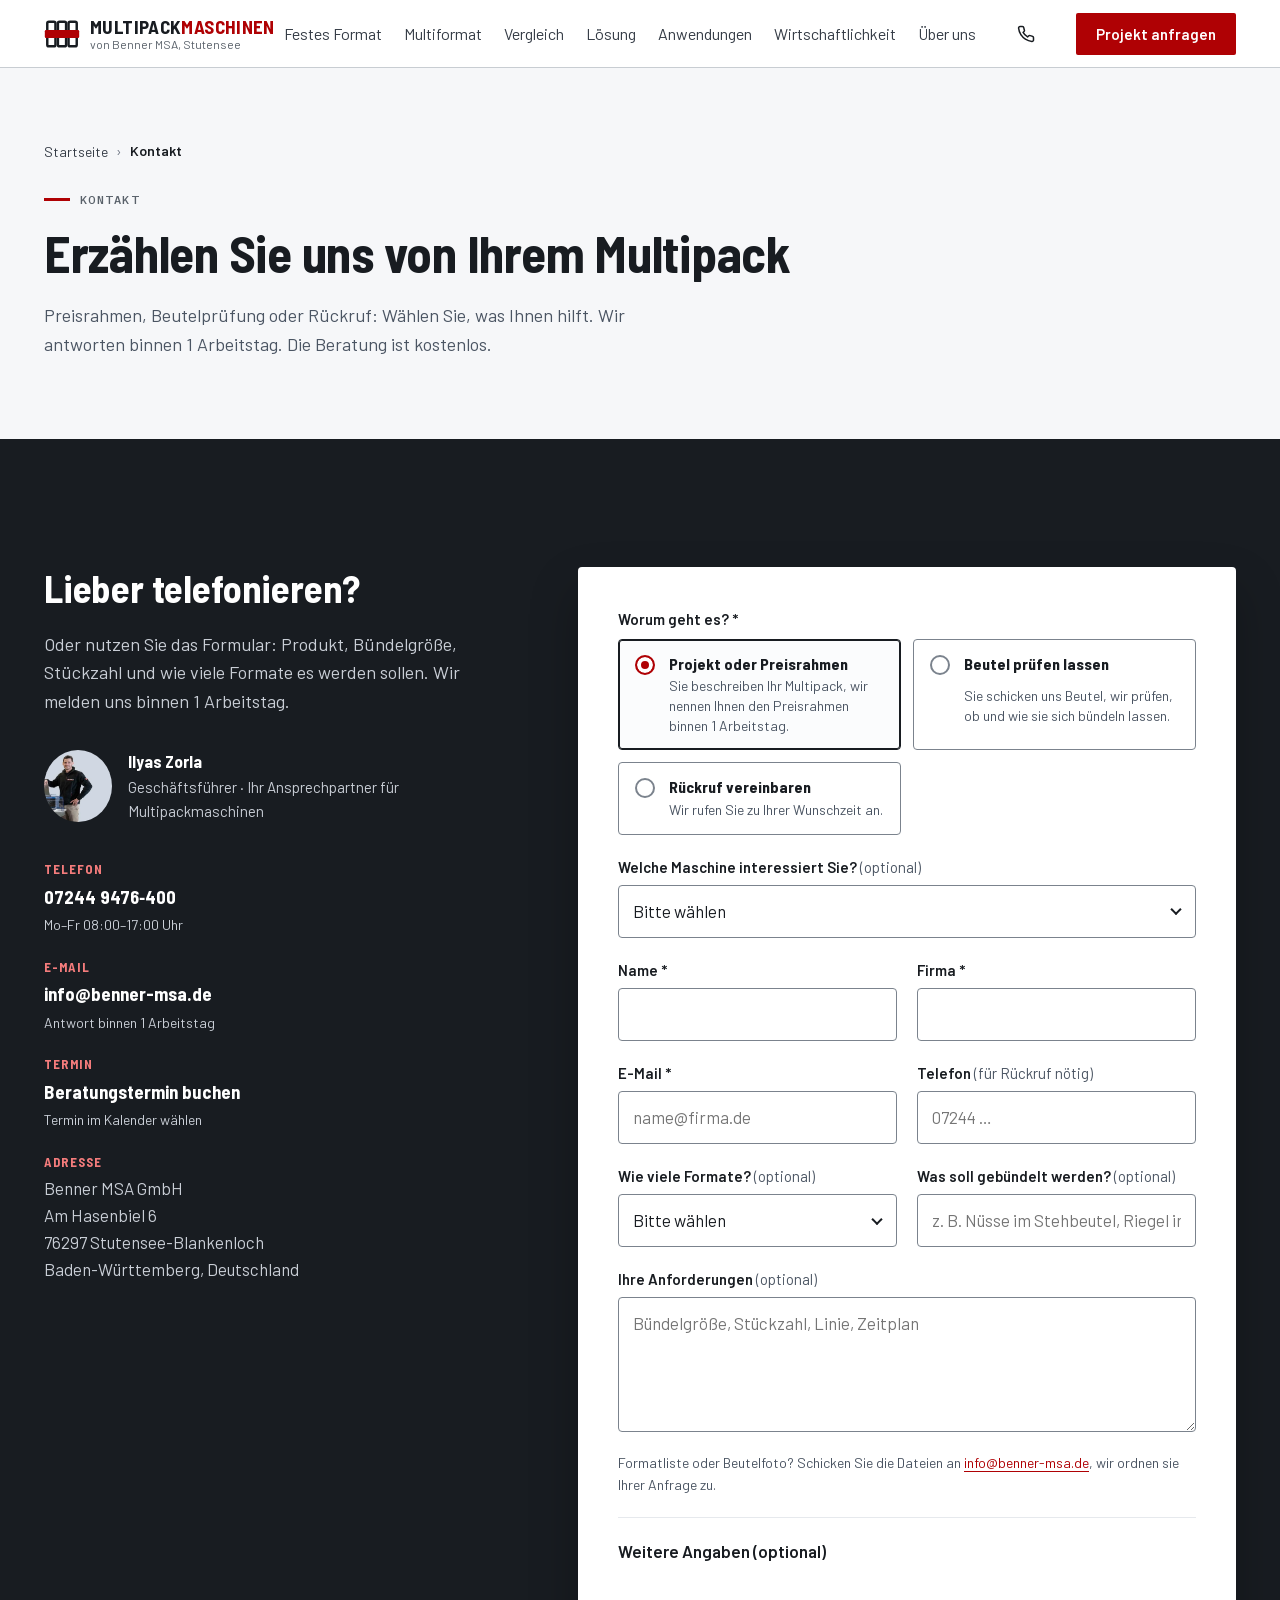
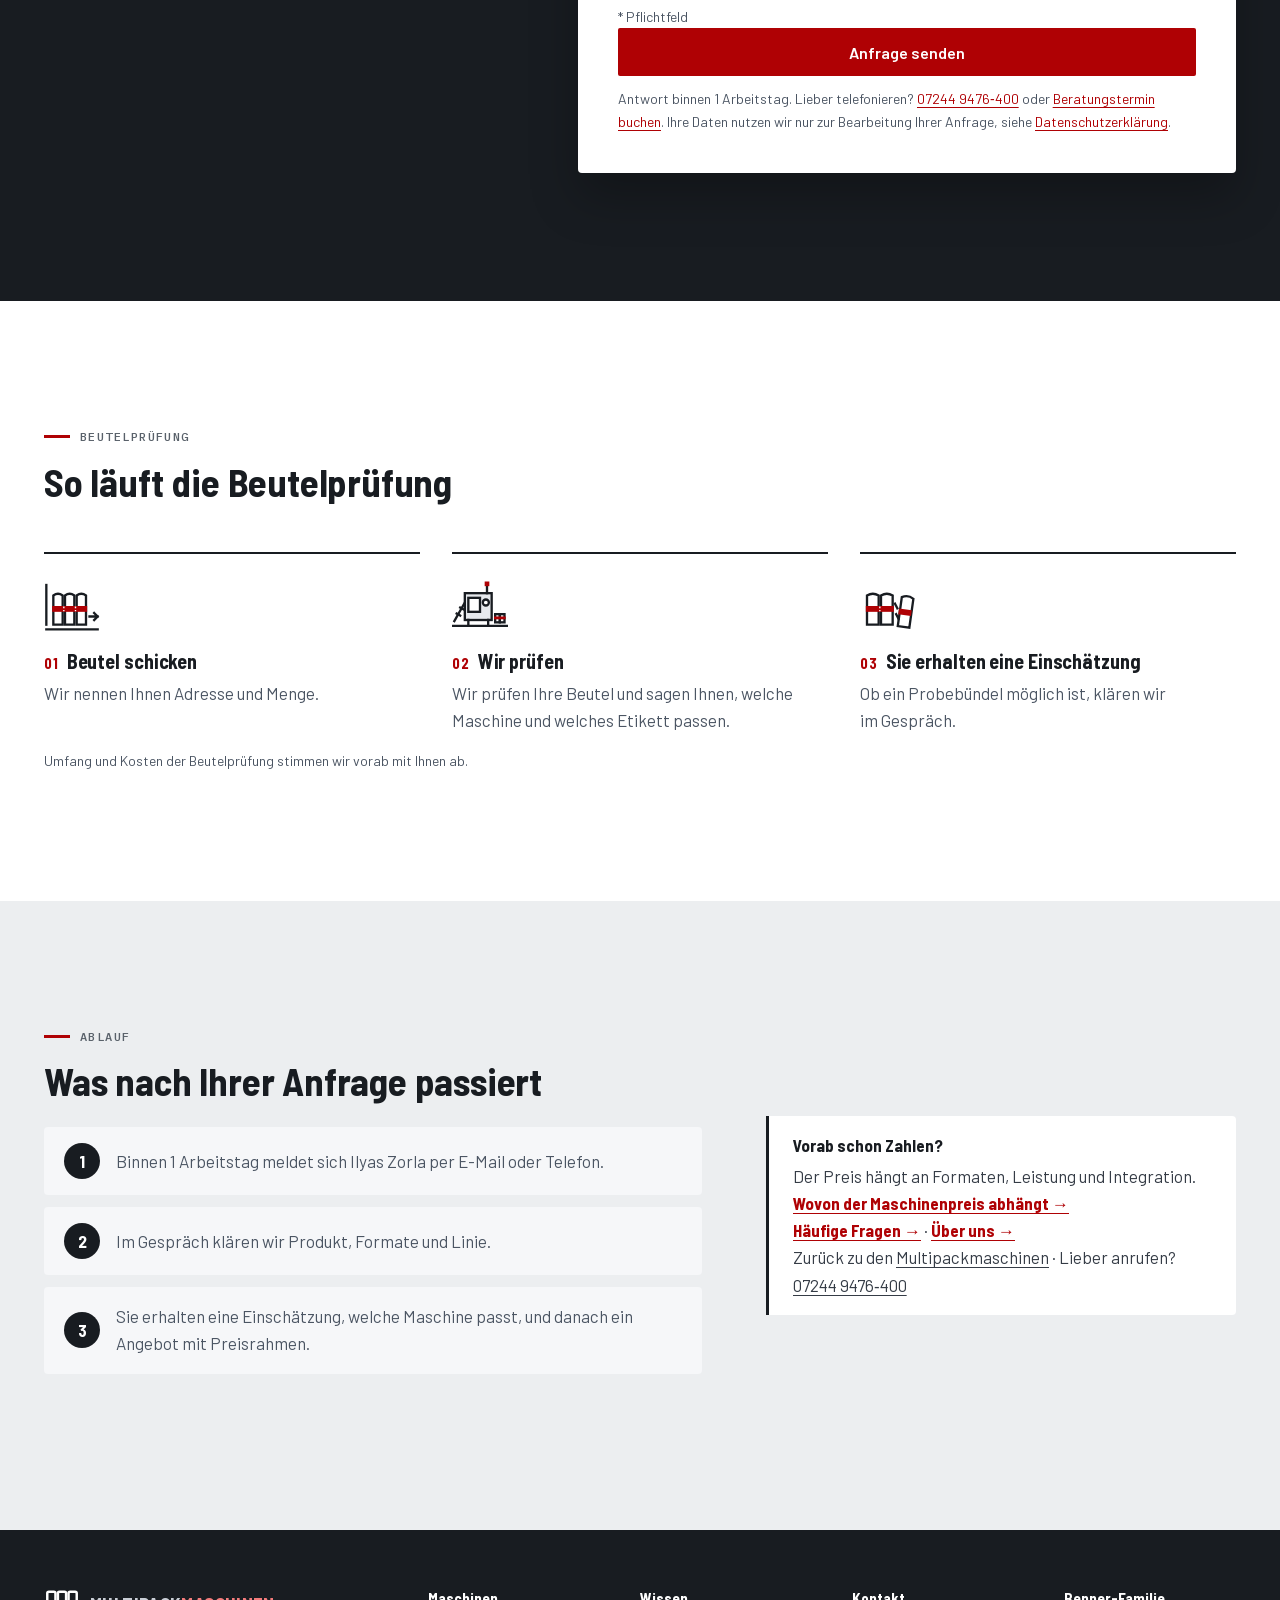
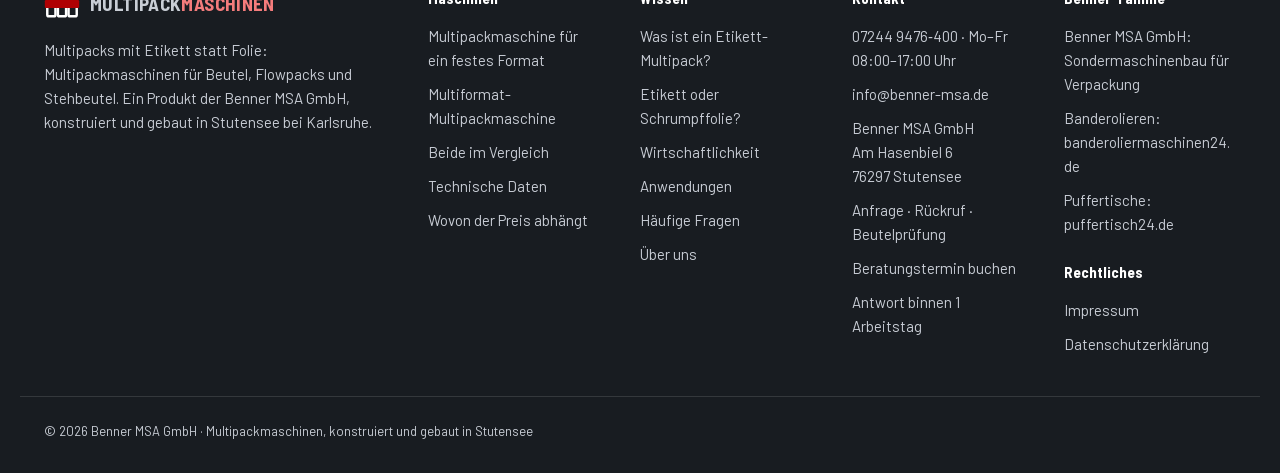
<file: kontakt.html>
<!DOCTYPE html>
<html lang="de">
<head>
    <meta charset="UTF-8">
    <meta name="viewport" content="width=device-width, initial-scale=1.0">
    <meta name="format-detection" content="telephone=no">
    <title>Multipackmaschine anfragen | Beratung &amp; Angebot</title>
    <meta name="description" content="Schildern Sie uns Ihr Multipack: Produkt, Formate, Stückzahl. Antwort binnen 1 Arbeitstag von Ilyas Zorla, Geschäftsführer. Telefon 07244 9476-400.">
    <link rel="canonical" href="https://multipackmaschinen.de/kontakt">

        <meta property="og:title" content="Multipackmaschine anfragen | Beratung &amp; Angebot">
    <meta property="og:description" content="Schildern Sie uns Ihr Multipack: Produkt, Formate, Stückzahl. Antwort binnen 1 Arbeitstag von Ilyas Zorla, Geschäftsführer. Telefon 07244 9476-400.">
    <meta property="og:type" content="website">
    <meta property="og:url" content="https://multipackmaschinen.de/kontakt">
<meta property="og:image" content="https://multipackmaschinen.de/assets/og/og-start.png">
<meta property="og:image:type" content="image/png">
<meta property="og:image:width" content="1200">
<meta property="og:image:height" content="630">
<meta property="og:image:alt" content="Multipacks mit Etikett statt Folie: Multipackmaschinen von Benner MSA">
    <meta property="og:locale" content="de_DE">
    <meta property="og:site_name" content="multipackmaschinen.de">
    <meta name="twitter:card" content="summary_large_image">
<meta name="twitter:title" content="Multipackmaschine anfragen | Beratung &amp; Angebot">
<meta name="twitter:description" content="Schildern Sie uns Ihr Multipack: Produkt, Formate, Stückzahl. Antwort binnen 1 Arbeitstag von Ilyas Zorla, Geschäftsführer. Telefon 07244 9476-400.">
<meta name="twitter:image" content="https://multipackmaschinen.de/assets/og/og-start.png">

        <script type="application/ld+json">
    {
      "@context": "https://schema.org",
      "@type": "LocalBusiness",
      "@id": "https://multipackmaschinen.de/kontakt#standort",
      "name": "Benner MSA GmbH",
      "description": "Konstruktion und Bau von Multipackmaschinen für Sammelpackungen mit perforiertem Etikett in Stutensee.",
      "url": "https://multipackmaschinen.de/kontakt",
      "parentOrganization": { "@id": "https://multipackmaschinen.de/#organization" },
      "telephone": "+49-7244-9476400",
      "email": "info@benner-msa.de",
      "address": {
        "@type": "PostalAddress",
        "streetAddress": "Am Hasenbiel 6",
        "addressLocality": "Stutensee-Blankenloch",
        "postalCode": "76297",
        "addressRegion": "Baden-Württemberg",
        "addressCountry": "DE"
      },
      "openingHoursSpecification": {
        "@type": "OpeningHoursSpecification",
        "dayOfWeek": ["Monday", "Tuesday", "Wednesday", "Thursday", "Friday"],
        "opens": "08:00",
        "closes": "17:00"
      }
    }
    </script>
    <script type="application/ld+json">
    {
      "@context": "https://schema.org",
      "@type": "BreadcrumbList",
      "itemListElement": [
        { "@type": "ListItem", "position": 1, "name": "Startseite", "item": "https://multipackmaschinen.de/" },
        { "@type": "ListItem", "position": 2, "name": "Kontakt", "item": "https://multipackmaschinen.de/kontakt" }
      ]
    }
    </script>

    <link rel="icon" type="image/x-icon" href="assets/favicon.ico">
    <link rel="icon" type="image/svg+xml" href="assets/favicon.svg">
    <link rel="apple-touch-icon" href="assets/apple-touch-icon.png">
    <link rel="preload" href="assets/fonts/barlow-semi-condensed-700-latin.woff2" as="font" type="font/woff2" crossorigin>
<link rel="preload" href="assets/fonts/barlow-400-latin.woff2" as="font" type="font/woff2" crossorigin>
    <link rel="stylesheet" href="assets/style.css?v=20261113d">
<script defer src="https://stats.multipackmaschinen.de/script.js" data-website-id="f6ae71aa-5e69-43bb-a00f-7aee170f3cc0" data-domains="multipackmaschinen.de,www.multipackmaschinen.de"></script>
</head>
<body>
<svg class="sprite" width="0" height="0" aria-hidden="true" focusable="false">
  <defs>
    <symbol id="pic-maschine" viewBox="0 0 48 48">
      <path class="p-l" d="M1 41H47"/>
      <path class="p-l" d="M2 37L11 21"/>
      <path class="p-l" d="M4 30.5L7 32.2M7 25.3L10 27"/>
      <rect class="p-f" x="11" y="13" width="23" height="23"/>
      <rect class="p-w" x="14" y="17" width="10" height="12"/>
      <circle class="p-w" cx="29" cy="21" r="2.6"/>
      <path class="p-l" d="M14 36V41M31 36V41"/>
      <path class="p-l" d="M30 13V6"/>
      <rect class="p-r" x="28" y="3" width="4" height="4"/>
      <rect class="p-w" x="37" y="31" width="4" height="7"/>
      <rect class="p-w" x="41" y="31" width="4" height="7"/>
      <rect class="p-r" x="36" y="33" width="10" height="2.4"/>
    </symbol>
    <symbol id="pic-rolle" viewBox="0 0 48 48">
      <circle class="p-w" cx="18" cy="20" r="14"/>
      <circle class="p-f" cx="18" cy="20" r="5"/>
      <path class="p-l" d="M18 34H46"/>
      <rect class="p-r" x="22" y="29" width="7" height="5"/>
      <rect class="p-r" x="31" y="29" width="7" height="5"/>
      <rect class="p-r" x="40" y="29" width="6" height="5"/>
      <path class="p-l" d="M4 44H32"/>
    </symbol>
    <symbol id="pic-buendel" viewBox="0 0 48 48">
      <path class="p-l" d="M2 6V40"/>
      <path class="p-w" d="M8 40V15Q12 12 16 15V40Z"/>
      <path class="p-w" d="M18 40V15Q22 12 26 15V40Z"/>
      <path class="p-w" d="M28 40V15Q32 12 36 15V40Z"/>
      <rect class="p-r" x="7" y="24" width="30" height="5"/>
      <path class="p-perf" d="M17 24.5V28.5M27 24.5V28.5"/>
      <path class="p-l" d="M39 33H46M43 30L46 33L43 36"/>
      <path class="p-l" d="M2 44H46"/>
    </symbol>
    <symbol id="pic-kein-tunnel" viewBox="0 0 48 48">
      <path class="p-w" d="M6 40V22Q6 12 24 12Q42 12 42 22V40Z"/>
      <path class="p-l" d="M24 34Q18 30 22 24Q23 28 26 26Q30 30 24 34Z"/>
      <path class="p-l" d="M2 44H46"/>
      <path class="p-l" d="M6 6L42 42" style="stroke-width:3"/>
    </symbol>
    <symbol id="pic-abreissen" viewBox="0 0 48 48">
      <path class="p-w" d="M6 40V15Q11 12 16 15V40Z"/>
      <path class="p-w" d="M18 40V15Q23 12 28 15V40Z"/>
      <path class="p-w" d="M34 42V17Q39 14 44 17V42Z" transform="rotate(8 39 30)"/>
      <rect class="p-r" x="5" y="24" width="24" height="5"/>
      <path class="p-perf" d="M17 24.5V28.5"/>
      <rect class="p-r" x="33" y="27" width="11" height="5" transform="rotate(8 39 30)"/>
      <path class="p-l" d="M30 22L32 26M31 31L33 35" style="stroke-dasharray:2 2"/>
    </symbol>
  </defs>
</svg>
<a class="skip" href="#inhalt">Zum Inhalt springen</a>
<!--P:header-->
<header class="hdr" id="siteHeader">
  <div class="container hdr-in">
    <a href="/" class="brand">
      <svg class="brand-mark" width="36" height="36" viewBox="0 0 44 44" fill="none" aria-hidden="true"><rect x="4" y="7" width="10" height="30" rx="2" stroke="#181C21" stroke-width="3"/><rect x="17" y="7" width="10" height="30" rx="2" stroke="#181C21" stroke-width="3"/><rect x="30" y="7" width="10" height="30" rx="2" stroke="#181C21" stroke-width="3"/><rect x="1" y="17" width="42" height="10" rx="1.5" fill="#AF0104"/></svg>
      <span class="brand-text"><span class="brand-name">MULTIPACK<span class="brand-red">MASCHINEN</span></span> <span class="brand-claim">von Benner MSA, Stutensee</span><span class="sr"> – Startseite</span></span>
    </a>
    <nav class="nav" aria-label="Hauptnavigation">
      <ul class="nav-links">
        <li><a href="/etikett-multipackmaschine">Festes Format</a></li>
        <li><a href="/multiformat-multipackmaschine">Multiformat</a></li>
        <li><a href="/maschinen">Vergleich</a></li>
        <li><a href="/loesung">Lösung</a></li>
        <li><a href="/anwendungen">Anwendungen</a></li>
        <li><a href="/kostenrechner">Wirtschaftlichkeit</a></li>
        <li><a href="/ueber-uns">Über uns</a></li>
      </ul>
      <a class="tel" href="tel:+4972449476400" aria-label="Anrufen: 07244 9476-400"><svg width="18" height="18" viewBox="0 0 24 24" fill="none" stroke="currentColor" stroke-width="2" stroke-linecap="round" stroke-linejoin="round" aria-hidden="true"><path d="M22 16.92v3a2 2 0 0 1-2.18 2 19.79 19.79 0 0 1-8.63-3.07 19.5 19.5 0 0 1-6-6 19.79 19.79 0 0 1-3.07-8.67A2 2 0 0 1 4.11 2h3a2 2 0 0 1 2 1.72c.13.96.36 1.9.7 2.81a2 2 0 0 1-.45 2.11L8.09 9.91a16 16 0 0 0 6 6l1.27-1.27a2 2 0 0 1 2.11-.45c.91.34 1.85.57 2.81.7A2 2 0 0 1 22 16.92z"/></svg><span class="tel-n">07244 9476-400</span></a>
      <a class="btn btn-primary btn-sm" href="#anfrage"><span class="lg-only">Projekt anfragen</span><span class="sm-only">Anfragen</span></a>
      <details class="mnav">
        <summary><span class="sr">Menü</span><span class="burger" aria-hidden="true"><i></i><i></i><i></i></span></summary>
        <ul>
          <li><a href="/etikett-multipackmaschine">Festes Format</a></li>
          <li><a href="/multiformat-multipackmaschine">Multiformat</a></li>
          <li><a href="/maschinen">Vergleich</a></li>
          <li><a href="/loesung">Lösung</a></li>
          <li><a href="/anwendungen">Anwendungen</a></li>
          <li><a href="/kostenrechner">Wirtschaftlichkeit</a></li>
          <li><a href="/ueber-uns">Über uns</a></li>
          <li><a href="/faq">Häufige Fragen</a></li>
          <li class="mnav-sep"><a href="/kontakt" aria-current="page">Kontakt &amp; Anfrage</a></li>
          <li><a href="/kontakt?art=muster&amp;quelle=menue#anfrage">Beutel prüfen lassen</a></li>
          <li><a href="https://meet.brevo.com/benner-msa/beratungstermin" rel="noopener">Beratungstermin buchen</a></li>
          <li><a href="tel:+4972449476400">Anrufen: 07244&nbsp;9476&#8209;400 · Mo–Fr 08:00–17:00 Uhr</a></li>
        </ul>
      </details>
    </nav>
  </div>
</header>
<!--/P:header-->

<main id="inhalt" tabindex="-1">
<section class="page-hero">
  <div class="container">
    <nav class="bc" aria-label="Brotkrumen"><ol class="crumbs"><li><a href="/">Startseite</a></li><li><span aria-current="page">Kontakt</span></li></ol></nav>
    <p class="eyebrow">Kontakt</p>
<h1>Erzählen Sie uns von Ihrem Multipack</h1>
    <p class="lead">Preisrahmen, Beutelprüfung oder Rückruf: Wählen Sie, was Ihnen hilft. Wir antworten binnen 1 Arbeitstag. Die Beratung ist kostenlos.</p>
  </div>
</section>

<section class="section section-dark" id="formular" aria-labelledby="h-formular">
  <span id="anfrage"></span>
  <div class="container">
    <div class="contact">
      <div class="contact-info">
        <h2 id="h-formular">Lieber telefonieren?</h2>
        <p class="lead">Oder nutzen Sie das Formular: Produkt, Bündelgröße, Stückzahl und wie viele Formate es werden sollen. Wir melden uns binnen 1 Arbeitstag.</p>
        <div class="person-mini">
          <img src="assets/images/ansprechpartner.webp" alt="Ilyas Zorla, Geschäftsführer der Benner MSA GmbH" loading="lazy" decoding="async" width="470" height="540">
          <div><strong>Ilyas Zorla</strong><span>Geschäftsführer · Ihr Ansprechpartner für Multipackmaschinen</span></div>
        </div>
        <ul class="contact-list">
          <li><span>Telefon</span><a href="tel:+4972449476400">07244&nbsp;9476&#8209;400</a><small>Mo–Fr 08:00–17:00 Uhr</small></li>
          <li><span>E-Mail</span><a href="mailto:info@benner-msa.de">info@benner-msa.de</a><small>Antwort binnen 1 Arbeitstag</small></li>
          <li><span>Termin</span><a href="https://meet.brevo.com/benner-msa/beratungstermin" rel="noopener">Beratungstermin buchen</a><small>Termin im Kalender wählen</small></li>
          <li><span>Adresse</span>Benner MSA GmbH<br>Am Hasenbiel 6<br>76297 Stutensee-Blankenloch<br>Baden-Württemberg, Deutschland</li>
        </ul>
      </div>
      <div class="form-card">
<!--P:form-->
<form class="form" id="anfrage-form" action="https://api.web3forms.com/submit" method="POST">
  <input type="hidden" name="access_key" value="7ddc81ba-1fdb-4348-8470-b73b24e0beba">
  <input type="hidden" name="subject" id="f-subject" value="Neue Anfrage über Multipackmaschinen.de">
  <input type="hidden" name="from_name" value="Multipackmaschinen.de Kontaktformular">
  <input type="hidden" name="redirect" value="https://multipackmaschinen.de/danke.html">
  <input type="hidden" name="quelle" id="f-quelle" value="">
  <input type="checkbox" name="botcheck" class="hidden" style="display:none" tabindex="-1" aria-hidden="true">
  <fieldset class="fs field-full">
    <legend>Worum geht es? *</legend>
    <div class="ask-type">
      <label><input type="radio" name="anfrageart" value="anfrage" required checked><span class="rd" aria-hidden="true"></span><strong>Projekt oder Preisrahmen</strong><small>Sie beschreiben Ihr Multipack, wir nennen Ihnen den Preisrahmen binnen 1 Arbeitstag.</small></label>
      <label><input type="radio" name="anfrageart" value="muster"><span class="rd" aria-hidden="true"></span><strong>Beutel prüfen lassen</strong><small>Sie schicken uns Beutel, wir prüfen, ob und wie sie sich bündeln lassen.</small></label>
      <label><input type="radio" name="anfrageart" value="rueckruf"><span class="rd" aria-hidden="true"></span><strong>Rückruf vereinbaren</strong><small>Wir rufen Sie zu Ihrer Wunschzeit an.</small></label>
    </div>
  </fieldset>
  <div class="field field-full">
    <label for="maschine">Welche Maschine interessiert Sie? <span class="opt">(optional)</span></label>
    <span class="select-wrap">
      <select id="maschine" name="maschine">
        <option value="" selected>Bitte wählen</option>
        <option value="fest">Multipackmaschine für ein festes Format</option>
        <option value="multiformat">Multiformat-Multipackmaschine (viele Formate)</option>
        <option value="offen">Noch offen, bitte beraten Sie mich</option>
      </select>
    </span>
  </div>
  <div class="field">
    <label for="name">Name *</label>
    <input type="text" id="name" name="name" required autocomplete="name">
  </div>
  <div class="field">
    <label for="company">Firma *</label>
    <input type="text" id="company" name="company" required autocomplete="organization">
  </div>
  <div class="field">
    <label for="email">E-Mail *</label>
    <input type="email" id="email" name="email" required autocomplete="email" placeholder="name@firma.de">
  </div>
  <div class="field">
    <label for="phone">Telefon <span class="opt">(für Rückruf nötig)</span></label>
    <input type="tel" id="phone" name="phone" autocomplete="tel" inputmode="tel" placeholder="07244 …">
  </div>
  <div class="field">
    <label for="formate">Wie viele Formate? <span class="opt">(optional)</span></label>
    <span class="select-wrap">
      <select id="formate" name="formate">
        <option value="" selected>Bitte wählen</option>
        <option value="1">1 Format</option>
        <option value="2-3">2–3 Formate</option>
        <option value="4-10">4 und mehr Formate</option>
        <option value="offen">noch offen</option>
      </select>
    </span>
  </div>
  <div class="field">
    <label for="product">Was soll gebündelt werden? <span class="opt">(optional)</span></label>
    <input type="text" id="product" name="produkt" placeholder="z. B. Nüsse im Stehbeutel, Riegel im Flowpack">
  </div>
  <div class="only-if" data-only="rueckruf">
    <p class="only-h">Nur bei Rückruf</p>
    <div class="field field-full">
      <label for="rueckruf_zeit">Wann passt es Ihnen? <span class="opt">(optional)</span></label>
      <span class="select-wrap">
        <select id="rueckruf_zeit" name="rueckruf_zeit">
          <option value="egal" selected>egal</option>
          <option value="vormittags">vormittags</option>
          <option value="nachmittags">nachmittags</option>
        </select>
      </span>
    </div>
  </div>
  <div class="only-if" data-only="muster">
    <p class="only-h">Nur bei Beutelprüfung</p>
    <div class="field"><label for="muster_buendel">Bündelgröße <span class="opt">(optional)</span></label><input type="text" id="muster_buendel" name="muster_buendel" placeholder="z. B. 3er"></div>
    <div class="field"><label for="muster_mass">Beutelmaß <span class="opt">(optional)</span></label><input type="text" id="muster_mass" name="muster_mass" placeholder="L × B × H in mm"><span class="field-hint">Die Maschine für ein festes Format verarbeitet Beutel bis 200 × 200 × 100 mm.</span></div>
    <p class="field-full field-hint" style="grid-column:1/-1">Wir melden uns mit Versandadresse und Ablauf.</p>
  </div>
  <div class="field field-full">
    <label for="message">Ihre Anforderungen <span class="opt">(optional)</span></label>
    <textarea id="message" name="message" rows="4" placeholder="Bündelgröße, Stückzahl, Linie, Zeitplan"></textarea>
  </div>
  <p class="field-full form-note" style="margin-top:0">Formatliste oder Beutelfoto? Schicken Sie die Dateien an <a href="mailto:info@benner-msa.de?subject=Formatliste%20Multipack">info@benner-msa.de</a>, wir ordnen sie Ihrer Anfrage zu.</p>
  <details class="more field-full">
    <summary>Weitere Angaben (optional)</summary>
    <div class="field">
      <label for="branche">Branche <span class="opt">(optional)</span></label>
      <span class="select-wrap">
        <select id="branche" name="branche">
          <option value="" selected>Bitte wählen</option>
          <option value="Lebensmittel">Lebensmittel</option>
          <option value="Pharma & Medizintechnik">Pharma &amp; Medizintechnik</option>
          <option value="Kosmetik">Kosmetik</option>
          <option value="Non-Food">Non-Food</option>
          <option value="Andere">Andere</option>
        </select>
      </span>
    </div>
  </details>
  <div class="field-full">
    <p class="form-note">* Pflichtfeld</p>
    <button type="submit" class="btn btn-primary btn-full" id="f-submit">Anfrage senden</button>
    <p class="form-note">Antwort binnen 1 Arbeitstag. Lieber telefonieren? <a href="tel:+4972449476400">07244&nbsp;9476&#8209;400</a> oder <a href="https://meet.brevo.com/benner-msa/beratungstermin" rel="noopener">Beratungstermin buchen</a>. Ihre Daten nutzen wir nur zur Bearbeitung Ihrer Anfrage, siehe <a href="/datenschutz">Datenschutzerklärung</a>.</p>
  </div>
</form>
<!--/P:form-->
      </div>
    </div>
  </div>
</section>


<section class="section" id="muster" aria-labelledby="h-muster">
  <div class="container">
    <div class="section-head"><p class="eyebrow">Beutelprüfung</p><h2 id="h-muster">So läuft die Beutelprüfung</h2></div>
    <ol class="steps-pic">
      <li><svg class="pic" aria-hidden="true"><use href="#pic-buendel"/></svg><h3>Beutel schicken</h3><p>Wir nennen Ihnen Adresse und Menge.</p></li>
      <li><svg class="pic" aria-hidden="true"><use href="#pic-maschine"/></svg><h3>Wir prüfen</h3><p>Wir prüfen Ihre Beutel und sagen Ihnen, welche Maschine und welches Etikett passen.</p></li>
      <li><svg class="pic" aria-hidden="true"><use href="#pic-abreissen"/></svg><h3>Sie erhalten eine Einschätzung</h3><p>Ob ein Probebündel möglich ist, klären wir im Gespräch.</p></li>
    </ol>
    <p class="note" style="margin-top:16px">Umfang und Kosten der Beutelprüfung stimmen wir vorab mit Ihnen ab.</p>
  </div>
</section>

<section class="section section-alt" id="danach" aria-labelledby="h-danach">
  <div class="container">
    <div class="split split-7-5">
      <div>
        <p class="eyebrow">Ablauf</p>
        <h2 id="h-danach">Was nach Ihrer Anfrage passiert</h2>
        <ol class="plan plan-compact">
          <li><span class="n">1</span><p>Binnen 1 Arbeitstag meldet sich Ilyas Zorla per E-Mail oder Telefon.</p></li>
          <li><span class="n">2</span><p>Im Gespräch klären wir Produkt, Formate und Linie.</p></li>
          <li><span class="n">3</span><p>Sie erhalten eine Einschätzung, welche Maschine passt, und danach ein Angebot mit Preisrahmen.</p></li>
        </ol>
      </div>
      <div class="callout">
        <strong>Vorab schon Zahlen?</strong>
        Der Preis hängt an Formaten, Leistung und Integration. <a class="go" href="/etikett-multipackmaschine#preise">Wovon der Maschinenpreis abhängt</a><br><a class="go" href="/faq">Häufige Fragen</a> · <a class="go" href="/ueber-uns">Über uns</a><br>Zurück zu den <a href="/">Multipackmaschinen</a> · Lieber anrufen? <a href="tel:+4972449476400">07244&nbsp;9476&#8209;400</a>
      </div>
    </div>
  </div>
</section>
</main>

<!--P:footer-->
<footer class="ftr">
  <div class="container ftr-grid">
    <div class="ftr-brand">
      <a href="/" class="brand brand-inv" aria-label="Multipackmaschinen – Startseite">
        <svg class="brand-mark" width="36" height="36" viewBox="0 0 44 44" fill="none" aria-hidden="true"><rect x="4" y="7" width="10" height="30" rx="2" stroke="#FFFFFF" stroke-width="3"/><rect x="17" y="7" width="10" height="30" rx="2" stroke="#FFFFFF" stroke-width="3"/><rect x="30" y="7" width="10" height="30" rx="2" stroke="#FFFFFF" stroke-width="3"/><rect x="1" y="17" width="42" height="10" rx="1.5" fill="#AF0104"/></svg>
        <span class="brand-text"><span class="brand-name">MULTIPACK<span class="brand-red">MASCHINEN</span></span></span>
      </a>
      <p>Multipacks mit Etikett statt Folie: Multipackmaschinen für Beutel, Flowpacks und Stehbeutel. Ein Produkt der <a href="https://benner-msa.de">Benner MSA GmbH</a>, konstruiert und gebaut in Stutensee bei Karlsruhe.</p>
    </div>
    <div><p class="ftr-h">Maschinen</p><ul><li><a href="/etikett-multipackmaschine">Multipackmaschine für ein festes Format</a></li><li><a href="/multiformat-multipackmaschine">Multiformat-Multipackmaschine</a></li><li><a href="/maschinen">Beide im Vergleich</a></li><li><a href="/etikett-multipackmaschine#technik">Technische Daten</a></li><li><a href="/etikett-multipackmaschine#preise">Wovon der Preis abhängt</a></li></ul></div>
    <div><p class="ftr-h">Wissen</p><ul><li><a href="/loesung#etikett-multipack">Was ist ein Etikett-Multipack?</a></li><li><a href="/loesung#abgrenzung">Etikett oder Schrumpffolie?</a></li><li><a href="/kostenrechner">Wirtschaftlichkeit</a></li><li><a href="/anwendungen">Anwendungen</a></li><li><a href="/faq">Häufige Fragen</a></li><li><a href="/ueber-uns">Über uns</a></li></ul></div>
    <div><p class="ftr-h">Kontakt</p><ul><li><a href="tel:+4972449476400">07244&nbsp;9476&#8209;400</a> · Mo–Fr 08:00–17:00 Uhr</li><li><a href="mailto:info@benner-msa.de">info@benner-msa.de</a></li><li>Benner MSA GmbH<br>Am Hasenbiel 6<br>76297 Stutensee</li><li><a href="/kontakt">Anfrage · Rückruf · Beutelprüfung</a></li><li><a href="https://meet.brevo.com/benner-msa/beratungstermin" rel="noopener">Beratungstermin buchen</a></li><li>Antwort binnen 1 Arbeitstag</li></ul></div>
    <div><p class="ftr-h">Benner-Familie</p><ul><li><a href="https://benner-msa.de">Benner MSA GmbH: Sondermaschinenbau für Verpackung</a></li><li><a href="https://banderoliermaschinen24.de">Banderolieren: banderoliermaschinen24.de</a></li><li><a href="https://www.puffertisch24.de">Puffertische: puffertisch24.de</a></li></ul><p class="ftr-h ftr-h-2">Rechtliches</p><ul><li><a href="/impressum">Impressum</a></li><li><a href="/datenschutz">Datenschutzerklärung</a></li></ul></div>
  </div>
  <div class="container ftr-bottom">
    <p>© 2026 Benner MSA GmbH · Multipackmaschinen, konstruiert und gebaut in Stutensee</p>
  </div>
</footer>
<!--/P:footer-->
<script src="assets/script.js?v=20261113c" defer></script>
</body>
</html>
</file>
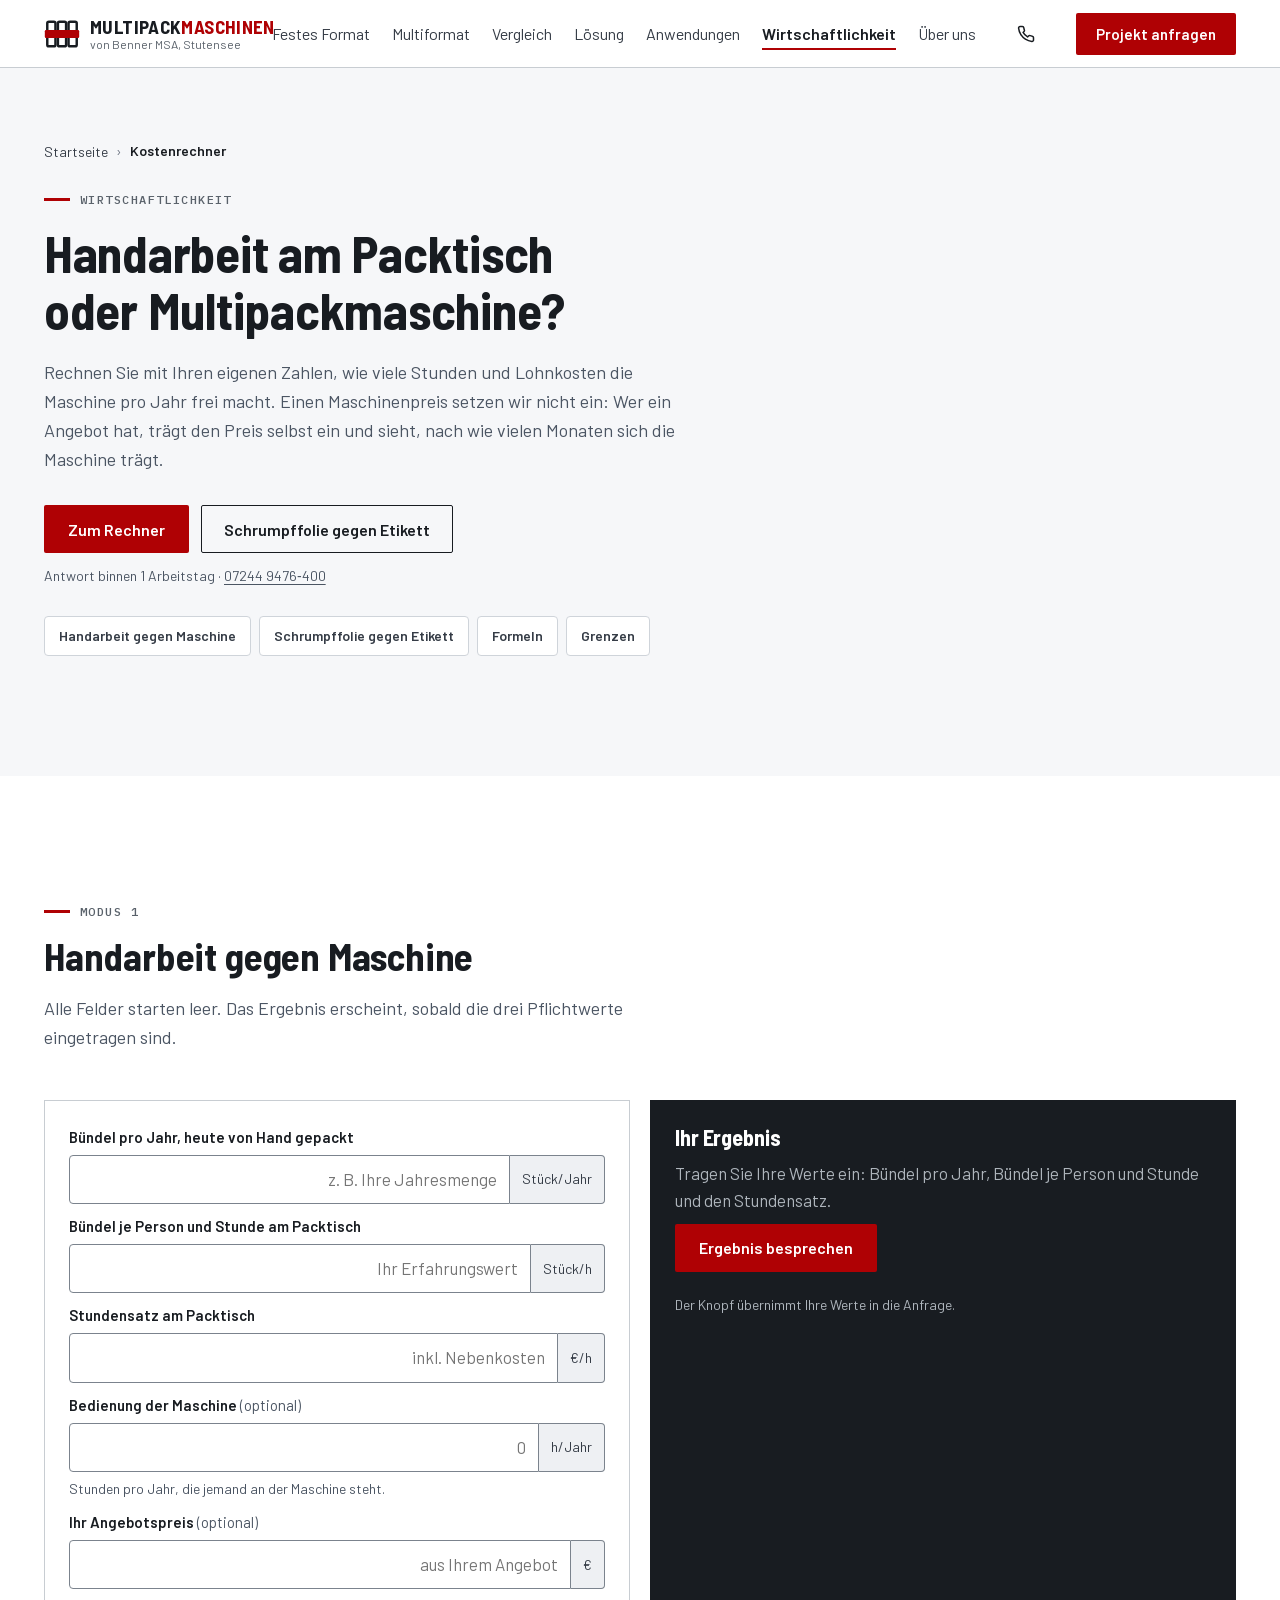
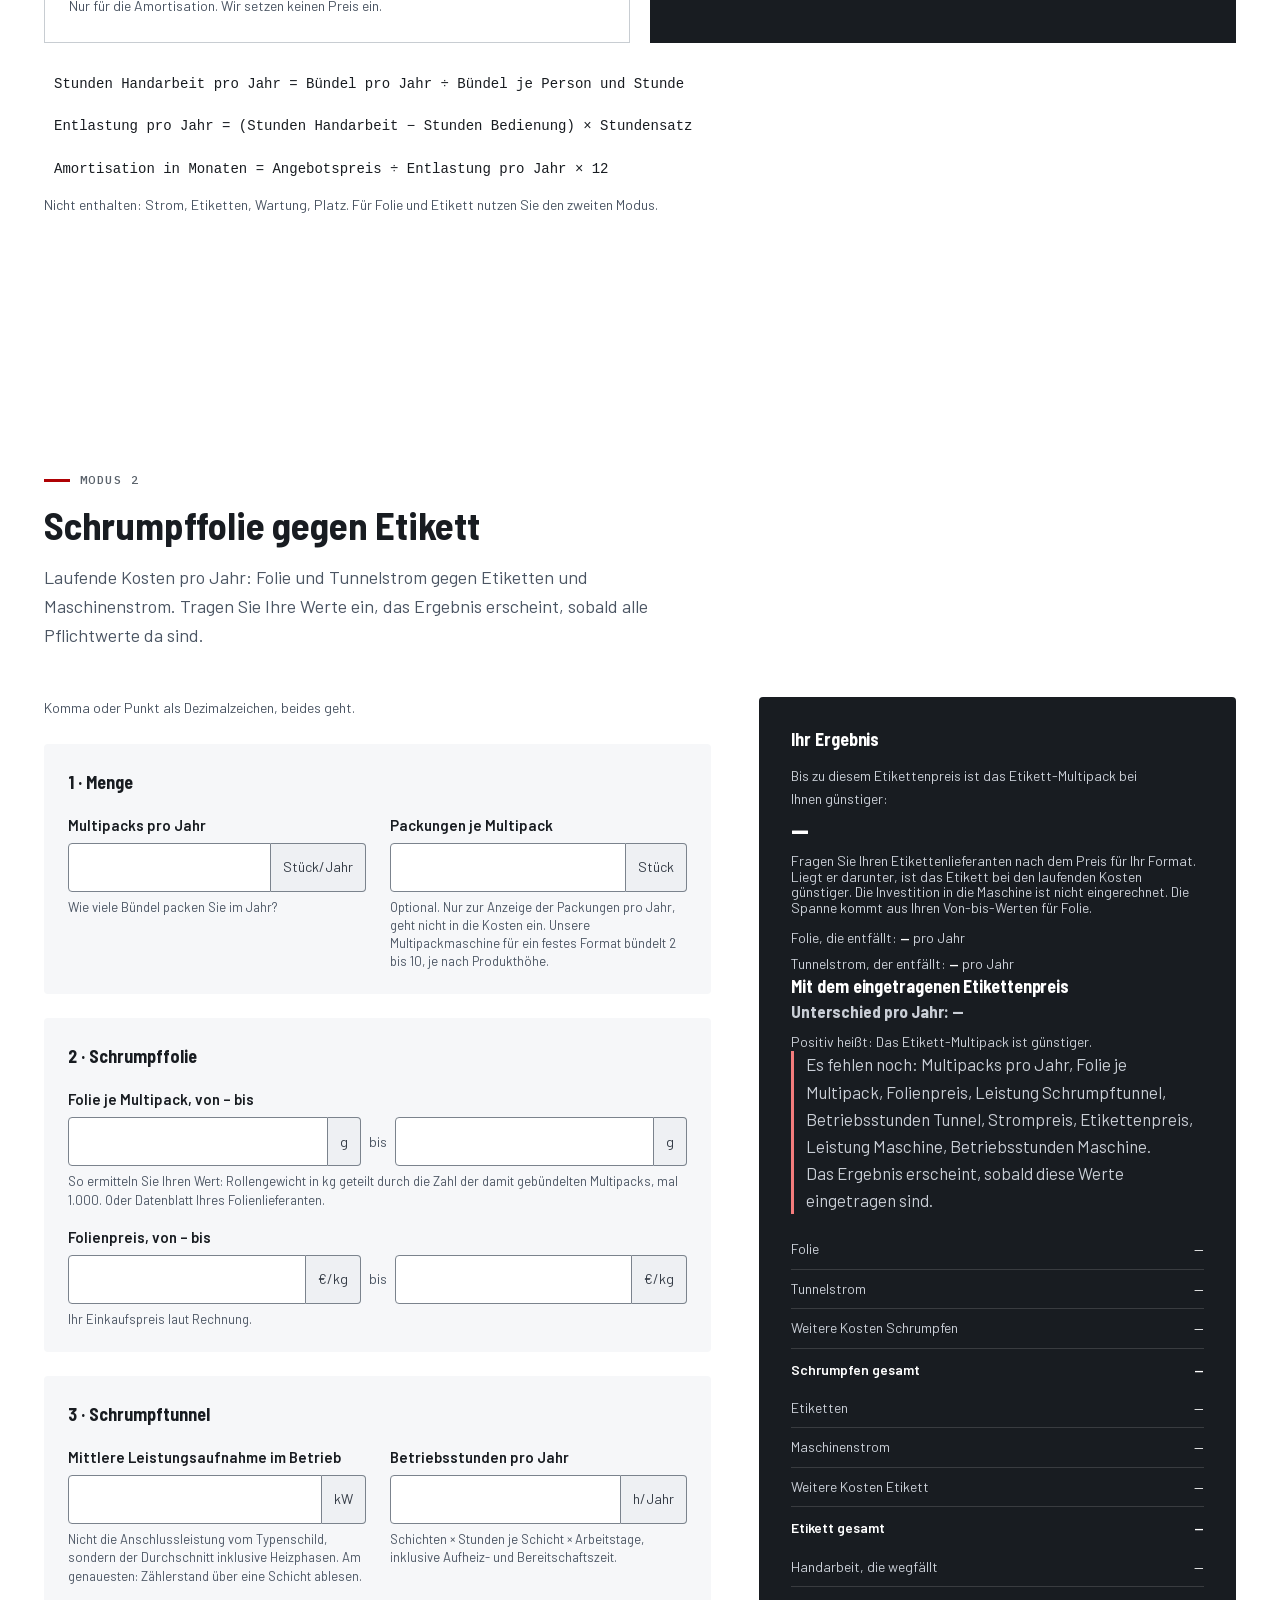
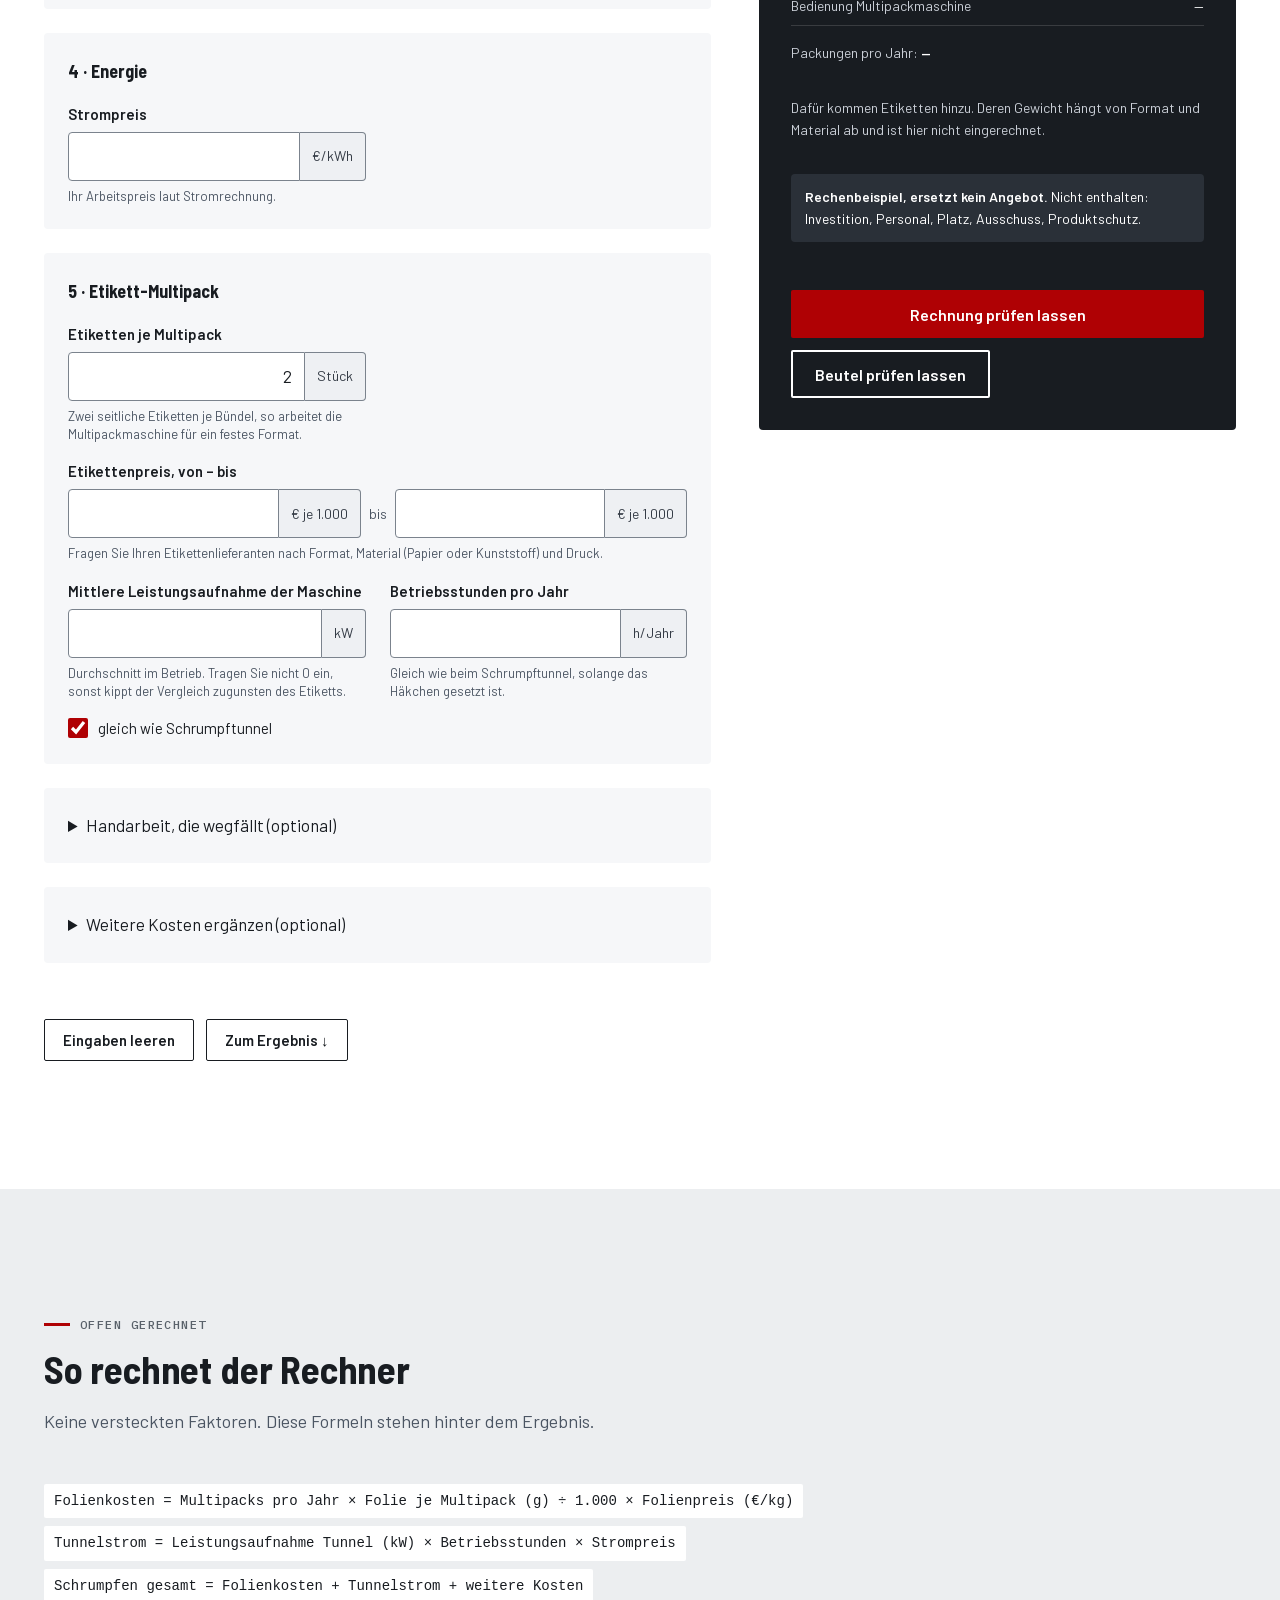
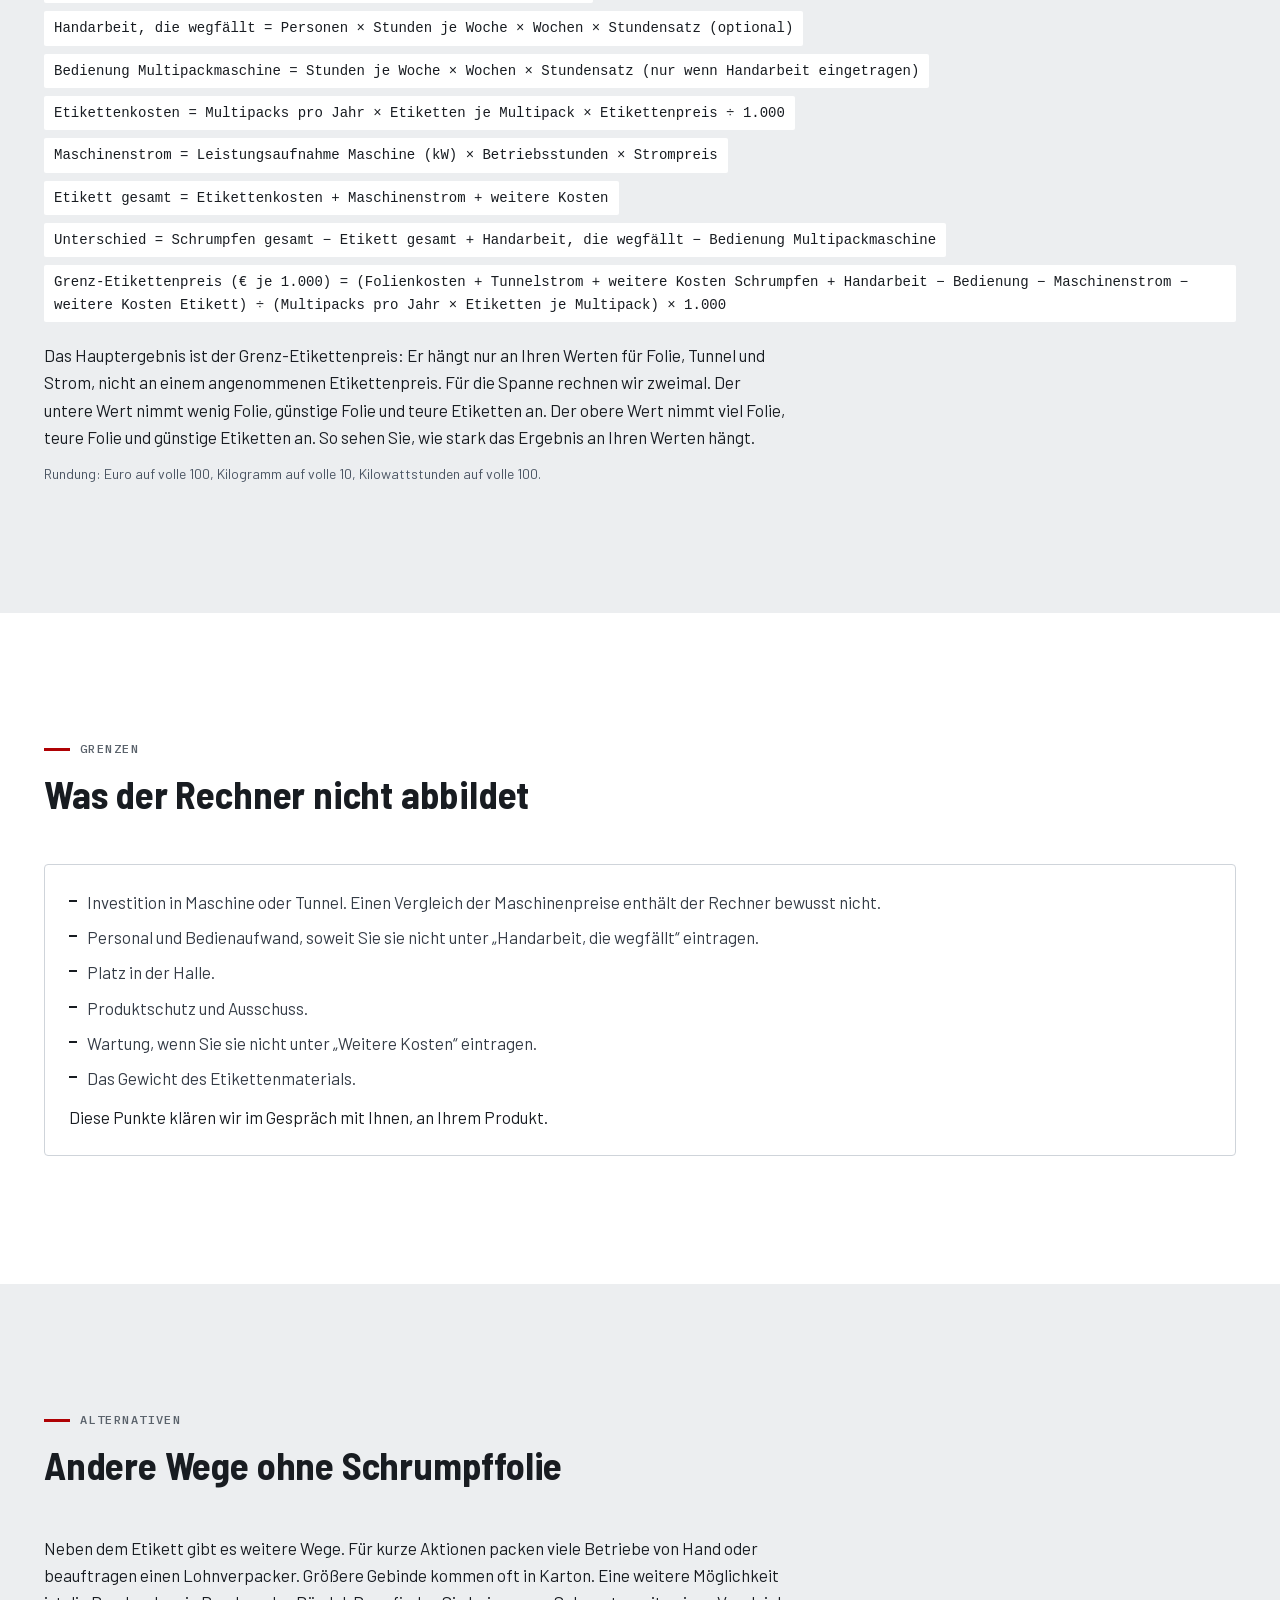
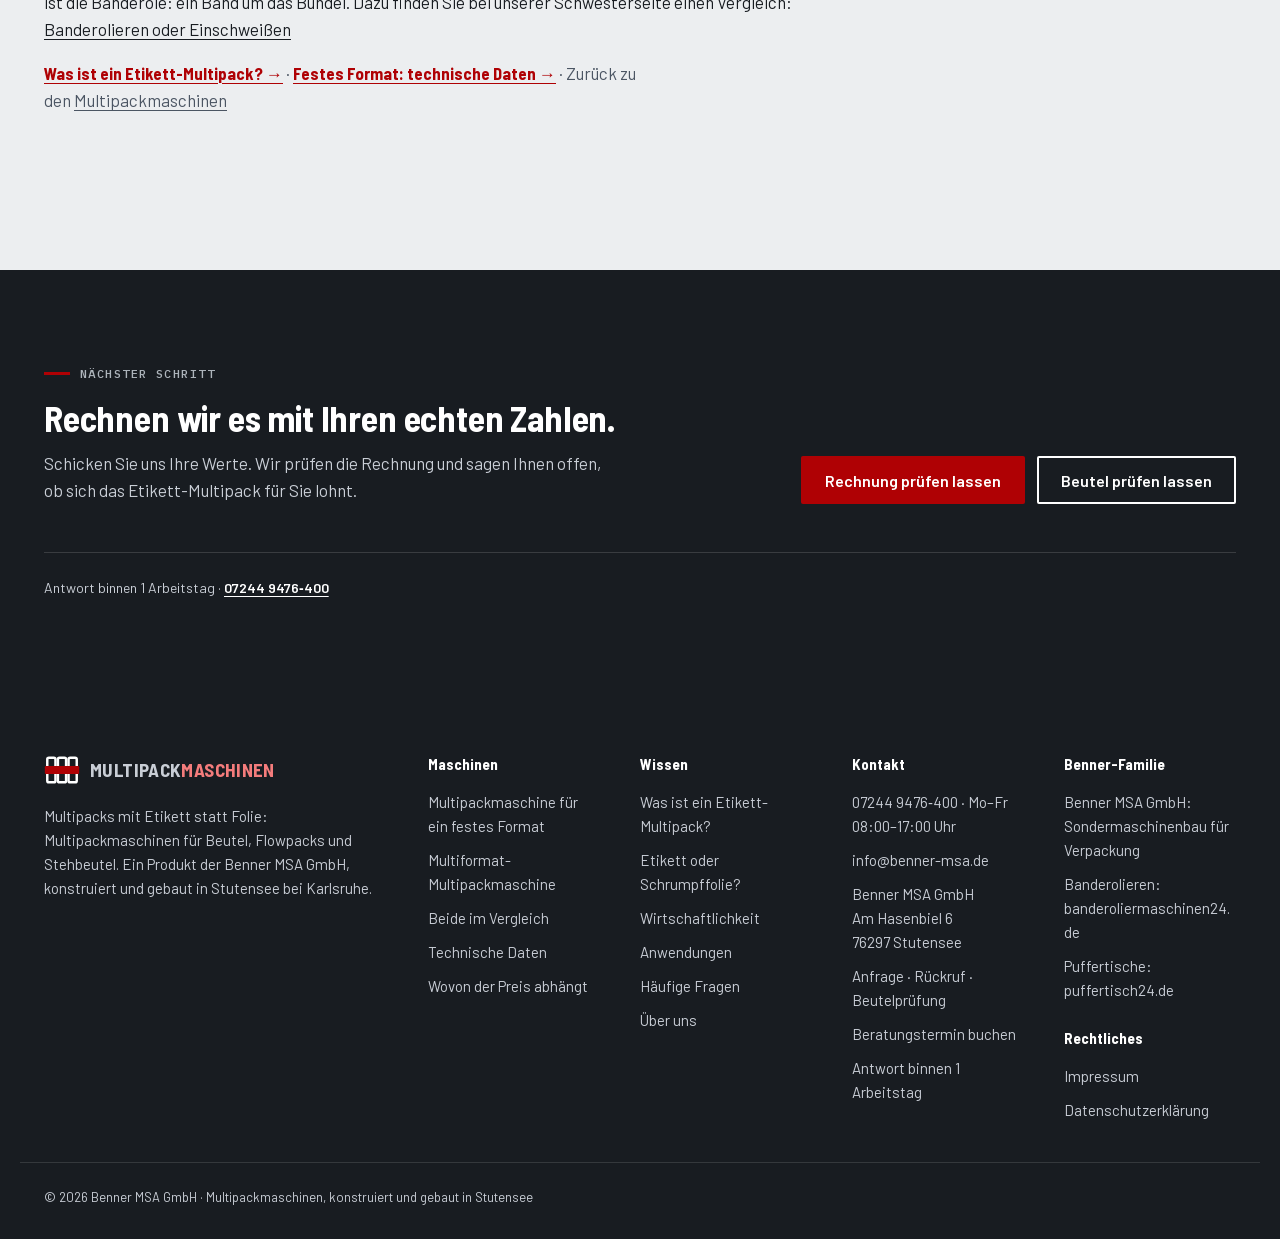
<file: kostenrechner.html>
<!DOCTYPE html>
<html lang="de">
<head>
<meta charset="UTF-8">
<meta name="viewport" content="width=device-width, initial-scale=1">
<meta name="format-detection" content="telephone=no">
<title>Wirtschaftlichkeit der Multipackmaschine | Benner MSA</title>
<meta name="description" content="Rechnen Sie selbst, wie viele Stunden Handarbeit am Packtisch eine Multipackmaschine pro Jahr frei macht. Zweiter Modus: Schrumpffolie gegen Etikett.">
<link rel="canonical" href="https://multipackmaschinen.de/kostenrechner">
<meta property="og:title" content="Wirtschaftlichkeit der Multipackmaschine | Benner MSA">
<meta property="og:description" content="Rechnen Sie selbst, wie viele Stunden Handarbeit am Packtisch eine Multipackmaschine pro Jahr frei macht. Zweiter Modus: Schrumpffolie gegen Etikett.">
<meta property="og:type" content="website">
<meta property="og:url" content="https://multipackmaschinen.de/kostenrechner">
<meta property="og:image" content="https://multipackmaschinen.de/assets/og/og-start.png">
<meta property="og:image:type" content="image/png">
<meta property="og:image:width" content="1200">
<meta property="og:image:height" content="630">
<meta property="og:image:alt" content="Multipacks mit Etikett statt Folie: Multipackmaschinen von Benner MSA">
<meta property="og:locale" content="de_DE">
<meta property="og:site_name" content="multipackmaschinen.de">
<meta name="twitter:card" content="summary_large_image">
<meta name="twitter:title" content="Wirtschaftlichkeit der Multipackmaschine | Benner MSA">
<meta name="twitter:description" content="Rechnen Sie selbst, wie viele Stunden Handarbeit am Packtisch eine Multipackmaschine pro Jahr frei macht. Zweiter Modus: Schrumpffolie gegen Etikett.">
<meta name="twitter:image" content="https://multipackmaschinen.de/assets/og/og-start.png">
<script type="application/ld+json">
{
  "@context": "https://schema.org",
  "@type": "BreadcrumbList",
  "itemListElement": [
    {
      "@type": "ListItem",
      "position": 1,
      "name": "Startseite",
      "item": "https://multipackmaschinen.de/"
    },
    {
      "@type": "ListItem",
      "position": 2,
      "name": "Kostenrechner",
      "item": "https://multipackmaschinen.de/kostenrechner"
    }
  ]
}
</script>
<link rel="icon" type="image/x-icon" href="assets/favicon.ico">
<link rel="icon" type="image/svg+xml" href="assets/favicon.svg">
<link rel="apple-touch-icon" href="assets/apple-touch-icon.png">
<link rel="preload" href="assets/fonts/barlow-semi-condensed-700-latin.woff2" as="font" type="font/woff2" crossorigin>
<link rel="preload" href="assets/fonts/barlow-400-latin.woff2" as="font" type="font/woff2" crossorigin>
<link rel="stylesheet" href="assets/style.css?v=20261113d">
<script defer src="https://stats.multipackmaschinen.de/script.js" data-website-id="f6ae71aa-5e69-43bb-a00f-7aee170f3cc0" data-domains="multipackmaschinen.de,www.multipackmaschinen.de"></script>
</head>
<body>

<a class="skip" href="#inhalt">Zum Inhalt springen</a>
<!--P:header-->
<header class="hdr" id="siteHeader">
  <div class="container hdr-in">
    <a href="/" class="brand">
      <svg class="brand-mark" width="36" height="36" viewBox="0 0 44 44" fill="none" aria-hidden="true"><rect x="4" y="7" width="10" height="30" rx="2" stroke="#181C21" stroke-width="3"/><rect x="17" y="7" width="10" height="30" rx="2" stroke="#181C21" stroke-width="3"/><rect x="30" y="7" width="10" height="30" rx="2" stroke="#181C21" stroke-width="3"/><rect x="1" y="17" width="42" height="10" rx="1.5" fill="#AF0104"/></svg>
      <span class="brand-text"><span class="brand-name">MULTIPACK<span class="brand-red">MASCHINEN</span></span> <span class="brand-claim">von Benner MSA, Stutensee</span><span class="sr"> – Startseite</span></span>
    </a>
    <nav class="nav" aria-label="Hauptnavigation">
      <ul class="nav-links">
        <li><a href="/etikett-multipackmaschine">Festes Format</a></li>
        <li><a href="/multiformat-multipackmaschine">Multiformat</a></li>
        <li><a href="/maschinen">Vergleich</a></li>
        <li><a href="/loesung">Lösung</a></li>
        <li><a href="/anwendungen">Anwendungen</a></li>
        <li><a href="/kostenrechner" aria-current="page">Wirtschaftlichkeit</a></li>
        <li><a href="/ueber-uns">Über uns</a></li>
      </ul>
      <a class="tel" href="tel:+4972449476400" aria-label="Anrufen: 07244 9476-400"><svg width="18" height="18" viewBox="0 0 24 24" fill="none" stroke="currentColor" stroke-width="2" stroke-linecap="round" stroke-linejoin="round" aria-hidden="true"><path d="M22 16.92v3a2 2 0 0 1-2.18 2 19.79 19.79 0 0 1-8.63-3.07 19.5 19.5 0 0 1-6-6 19.79 19.79 0 0 1-3.07-8.67A2 2 0 0 1 4.11 2h3a2 2 0 0 1 2 1.72c.13.96.36 1.9.7 2.81a2 2 0 0 1-.45 2.11L8.09 9.91a16 16 0 0 0 6 6l1.27-1.27a2 2 0 0 1 2.11-.45c.91.34 1.85.57 2.81.7A2 2 0 0 1 22 16.92z"/></svg><span class="tel-n">07244 9476-400</span></a>
      <a class="btn btn-primary btn-sm" href="/kontakt?art=anfrage&amp;quelle=kostenrechner#anfrage"><span class="lg-only">Projekt anfragen</span><span class="sm-only">Anfragen</span></a>
      <details class="mnav">
        <summary><span class="sr">Menü</span><span class="burger" aria-hidden="true"><i></i><i></i><i></i></span></summary>
        <ul>
          <li><a href="/etikett-multipackmaschine">Festes Format</a></li>
          <li><a href="/multiformat-multipackmaschine">Multiformat</a></li>
          <li><a href="/maschinen">Vergleich</a></li>
          <li><a href="/loesung">Lösung</a></li>
          <li><a href="/anwendungen">Anwendungen</a></li>
          <li><a href="/kostenrechner" aria-current="page">Wirtschaftlichkeit</a></li>
          <li><a href="/ueber-uns">Über uns</a></li>
          <li><a href="/faq">Häufige Fragen</a></li>
          <li class="mnav-sep"><a href="/kontakt">Kontakt &amp; Anfrage</a></li>
          <li><a href="/kontakt?art=muster&amp;quelle=menue#anfrage">Beutel prüfen lassen</a></li>
          <li><a href="https://meet.brevo.com/benner-msa/beratungstermin" rel="noopener">Beratungstermin buchen</a></li>
          <li><a href="tel:+4972449476400">Anrufen: 07244&nbsp;9476&#8209;400 · Mo–Fr 08:00–17:00 Uhr</a></li>
        </ul>
      </details>
    </nav>
  </div>
</header>
<!--/P:header-->

<main id="inhalt" tabindex="-1">
<section class="page-hero">
  <div class="container">
    <nav class="bc" aria-label="Brotkrumen"><ol class="crumbs"><li><a href="/">Startseite</a></li><li><span aria-current="page">Kostenrechner</span></li></ol></nav>
    <div>
        <p class="eyebrow">Wirtschaftlichkeit</p>
<h1>Handarbeit am Packtisch oder Multipackmaschine?</h1>
        <p class="lead">Rechnen Sie mit Ihren eigenen Zahlen, wie viele Stunden und Lohnkosten die Maschine pro Jahr frei macht. Einen Maschinenpreis setzen wir nicht ein: Wer ein Angebot hat, trägt den Preis selbst ein und sieht, nach wie vielen Monaten sich die Maschine trägt.</p>
        <div class="cta-row"><a class="btn btn-primary" href="#hand">Zum Rechner</a><a class="btn btn-ghost" href="#rechner">Schrumpffolie gegen Etikett</a></div>
        <p class="micro">Antwort binnen 1 Arbeitstag · <a href="tel:+4972449476400">07244&nbsp;9476&#8209;400</a></p>
        
    </div>
    <nav class="anchor-nav" aria-label="Sprungleiste" style="margin-top:24px"><a href="#hand">Handarbeit gegen Maschine</a><a href="#rechner">Schrumpffolie gegen Etikett</a><a href="#formeln">Formeln</a><a href="#annahmen">Grenzen</a></nav>
  </div>
</section>
<section class="section" id="hand" aria-labelledby="h-hand">
  <div class="container">
    <div class="section-head"><p class="eyebrow">Modus 1</p><h2 id="h-hand">Handarbeit gegen Maschine</h2><p class="lead">Alle Felder starten leer. Das Ergebnis erscheint, sobald die drei Pflichtwerte eingetragen sind.</p></div>
    <div class="zwei">
      <form class="kasten" id="hr" novalidate>
        <div class="field"><label for="h-b">Bündel pro Jahr, heute von Hand gepackt</label><div class="in-unit"><input class="in" id="h-b" type="text" inputmode="decimal" placeholder="z. B. Ihre Jahresmenge"><span class="u">Stück/Jahr</span></div></div>
        <div class="field"><label for="h-l">Bündel je Person und Stunde am Packtisch</label><div class="in-unit"><input class="in" id="h-l" type="text" inputmode="decimal" placeholder="Ihr Erfahrungswert"><span class="u">Stück/h</span></div></div>
        <div class="field"><label for="h-s">Stundensatz am Packtisch</label><div class="in-unit"><input class="in" id="h-s" type="text" inputmode="decimal" placeholder="inkl. Nebenkosten"><span class="u">€/h</span></div></div>
        <div class="field"><label for="h-m">Bedienung der Maschine <span class="opt">(optional)</span></label><div class="in-unit"><input class="in" id="h-m" type="text" inputmode="decimal" placeholder="0"><span class="u">h/Jahr</span></div><span class="field-hint">Stunden pro Jahr, die jemand an der Maschine steht.</span></div>
        <div class="field"><label for="h-p">Ihr Angebotspreis <span class="opt">(optional)</span></label><div class="in-unit"><input class="in" id="h-p" type="text" inputmode="decimal" placeholder="aus Ihrem Angebot"><span class="u">€</span></div><span class="field-hint">Nur für die Amortisation. Wir setzen keinen Preis ein.</span></div>
      </form>
      <aside class="kasten" aria-labelledby="h-erg" style="background:var(--stage);color:var(--stage-txt);border-color:var(--stage)">
        <h3 id="h-erg" style="color:#fff">Ihr Ergebnis</h3>
        <div aria-live="polite" id="h-out">
          <p style="color:var(--stage-mute)">Tragen Sie Ihre Werte ein: Bündel pro Jahr, Bündel je Person und Stunde und den Stundensatz.</p>
        </div>
        <a class="btn btn-primary" id="h-send" style="justify-self:start" href="/kontakt?art=anfrage&amp;quelle=rechner#anfrage">Ergebnis besprechen</a>
        <p class="micro" style="color:var(--stage-mute)">Der Knopf übernimmt Ihre Werte in die Anfrage.</p>
      </aside>
    </div>
    <ul class="formula-list" style="margin-top:24px">
      <li><code>Stunden Handarbeit pro Jahr = Bündel pro Jahr ÷ Bündel je Person und Stunde</code></li>
      <li><code>Entlastung pro Jahr = (Stunden Handarbeit − Stunden Bedienung) × Stundensatz</code></li>
      <li><code>Amortisation in Monaten = Angebotspreis ÷ Entlastung pro Jahr × 12</code></li>
    </ul>
    <p class="small-note" style="margin-top:8px">Nicht enthalten: Strom, Etiketten, Wartung, Platz. Für Folie und Etikett nutzen Sie den zweiten Modus.</p>
  </div>
</section>
<section class="section" id="rechner" aria-labelledby="h-rechner">
  <div class="container">
    <div class="section-head"><p class="eyebrow">Modus 2</p><h2 id="h-rechner">Schrumpffolie gegen Etikett</h2><p class="lead">Laufende Kosten pro Jahr: Folie und Tunnelstrom gegen Etiketten und Maschinenstrom. Tragen Sie Ihre Werte ein, das Ergebnis erscheint, sobald alle Pflichtwerte da sind.</p></div>
    <div class="calc"><form class="calc-in" id="calc" action="/kontakt" method="get" novalidate>
  <p class="small-note">Komma oder Punkt als Dezimalzeichen, beides geht.</p>
  <fieldset class="calc-group"><legend>1 · Menge</legend>
    <div class="cf field"><label for="c-M">Multipacks pro Jahr</label><div class="in-unit"><input class="in" id="c-M" data-k="M" type="text" inputmode="decimal" value="" data-def="" aria-describedby="c-M-h c-M-e"><span class="u">Stück/Jahr</span></div><span class="src" id="c-M-h">Wie viele Bündel packen Sie im Jahr?</span><span class="field-error" id="c-M-e">Bitte eine Zahl im plausiblen Bereich eintragen, zum Beispiel 2,5.</span></div>
    <div class="cf field"><label for="c-n">Packungen je Multipack</label><div class="in-unit"><input class="in" id="c-n" data-k="n" type="text" inputmode="decimal" value="" data-def="" aria-describedby="c-n-h c-n-e"><span class="u">Stück</span></div><span class="src" id="c-n-h">Optional. Nur zur Anzeige der Packungen pro Jahr, geht nicht in die Kosten ein. Unsere Multipackmaschine für ein festes Format bündelt 2 bis 10, je nach Produkthöhe.</span><span class="field-error" id="c-n-e">Bitte eine Zahl im plausiblen Bereich eintragen, zum Beispiel 2,5.</span></div>
  </fieldset>
  <fieldset class="calc-group"><legend>2 · Schrumpffolie</legend>
    <div class="cf cf-full field"><span class="cf-l" id="c-gF-l">Folie je Multipack, von – bis</span><div class="range-pair" role="group" aria-labelledby="c-gF-l"><div class="in-unit"><input class="in" data-k="gF0" type="text" inputmode="decimal" value="" data-def="" aria-label="Folie je Multipack von (g)"><span class="u">g</span></div><span class="bis">bis</span><div class="in-unit"><input class="in" data-k="gF1" type="text" inputmode="decimal" value="" data-def="" aria-label="Folie je Multipack bis (g)"><span class="u">g</span></div></div><span class="src">So ermitteln Sie Ihren Wert: Rollengewicht in kg geteilt durch die Zahl der damit gebündelten Multipacks, mal 1.000. Oder Datenblatt Ihres Folienlieferanten.</span><span class="field-error">Bitte eine Zahl eintragen, zum Beispiel 2,5. Der Von-Wert darf nicht größer sein als der Bis-Wert.</span></div>
    <div class="cf cf-full field"><span class="cf-l" id="c-pF-l">Folienpreis, von – bis</span><div class="range-pair" role="group" aria-labelledby="c-pF-l"><div class="in-unit"><input class="in" data-k="pF0" type="text" inputmode="decimal" value="" data-def="" aria-label="Folienpreis von (€/kg)"><span class="u">€/kg</span></div><span class="bis">bis</span><div class="in-unit"><input class="in" data-k="pF1" type="text" inputmode="decimal" value="" data-def="" aria-label="Folienpreis bis (€/kg)"><span class="u">€/kg</span></div></div><span class="src">Ihr Einkaufspreis laut Rechnung.</span><span class="field-error">Bitte eine Zahl eintragen, zum Beispiel 2,5. Der Von-Wert darf nicht größer sein als der Bis-Wert.</span></div>
  </fieldset>
  <fieldset class="calc-group"><legend>3 · Schrumpftunnel</legend>
    <div class="cf field"><label for="c-PT">Mittlere Leistungsaufnahme im Betrieb</label><div class="in-unit"><input class="in" id="c-PT" data-k="PT" type="text" inputmode="decimal" value="" data-def="" aria-describedby="c-PT-h c-PT-e"><span class="u">kW</span></div><span class="src" id="c-PT-h">Nicht die Anschlussleistung vom Typenschild, sondern der Durchschnitt inklusive Heizphasen. Am genauesten: Zählerstand über eine Schicht ablesen.</span><span class="field-error" id="c-PT-e">Bitte eine Zahl im plausiblen Bereich eintragen, zum Beispiel 2,5.</span></div>
    <div class="cf field"><label for="c-hT">Betriebsstunden pro Jahr</label><div class="in-unit"><input class="in" id="c-hT" data-k="hT" type="text" inputmode="decimal" value="" data-def="" aria-describedby="c-hT-h c-hT-e"><span class="u">h/Jahr</span></div><span class="src" id="c-hT-h">Schichten × Stunden je Schicht × Arbeitstage, inklusive Aufheiz- und Bereitschaftszeit.</span><span class="field-error" id="c-hT-e">Bitte eine Zahl im plausiblen Bereich eintragen, zum Beispiel 2,5.</span></div>
  </fieldset>
  <fieldset class="calc-group"><legend>4 · Energie</legend>
    <div class="cf field"><label for="c-pE">Strompreis</label><div class="in-unit"><input class="in" id="c-pE" data-k="pE" type="text" inputmode="decimal" value="" data-def="" aria-describedby="c-pE-h c-pE-e"><span class="u">€/kWh</span></div><span class="src" id="c-pE-h">Ihr Arbeitspreis laut Stromrechnung.</span><span class="field-error" id="c-pE-e">Bitte eine Zahl im plausiblen Bereich eintragen, zum Beispiel 2,5.</span></div>
  </fieldset>
  <fieldset class="calc-group"><legend>5 · Etikett-Multipack</legend>
    <div class="cf field"><label for="c-e">Etiketten je Multipack</label><div class="in-unit"><input class="in" id="c-e" data-k="e" type="text" inputmode="decimal" value="2" data-def="2" aria-describedby="c-e-h c-e-e"><span class="u">Stück</span></div><span class="src" id="c-e-h">Zwei seitliche Etiketten je Bündel, so arbeitet die Multipackmaschine für ein festes Format.</span><span class="field-error" id="c-e-e">Bitte eine Zahl im plausiblen Bereich eintragen, zum Beispiel 2,5.</span></div>
    <div class="cf cf-full field"><span class="cf-l" id="c-pL-l">Etikettenpreis, von – bis</span><div class="range-pair" role="group" aria-labelledby="c-pL-l"><div class="in-unit"><input class="in" data-k="pL0" type="text" inputmode="decimal" value="" data-def="" aria-label="Etikettenpreis von (€ je 1.000)"><span class="u">€ je 1.000</span></div><span class="bis">bis</span><div class="in-unit"><input class="in" data-k="pL1" type="text" inputmode="decimal" value="" data-def="" aria-label="Etikettenpreis bis (€ je 1.000)"><span class="u">€ je 1.000</span></div></div><span class="src">Fragen Sie Ihren Etikettenlieferanten nach Format, Material (Papier oder Kunststoff) und Druck. </span><span class="field-error">Bitte eine Zahl eintragen, zum Beispiel 2,5. Der Von-Wert darf nicht größer sein als der Bis-Wert.</span></div>
    <div class="cf field"><label for="c-PM">Mittlere Leistungsaufnahme der Maschine</label><div class="in-unit"><input class="in" id="c-PM" data-k="PM" type="text" inputmode="decimal" value="" data-def="" aria-describedby="c-PM-h c-PM-e"><span class="u">kW</span></div><span class="src" id="c-PM-h">Durchschnitt im Betrieb. Tragen Sie nicht 0 ein, sonst kippt der Vergleich zugunsten des Etiketts.</span><span class="field-error" id="c-PM-e">Bitte eine Zahl im plausiblen Bereich eintragen, zum Beispiel 2,5.</span></div>
    <div class="cf field"><label for="c-hM">Betriebsstunden pro Jahr</label><div class="in-unit"><input class="in" id="c-hM" data-k="hM" type="text" inputmode="decimal" value="" data-def="" aria-describedby="c-hM-h c-hM-e"><span class="u">h/Jahr</span></div><span class="src" id="c-hM-h">Gleich wie beim Schrumpftunnel, solange das Häkchen gesetzt ist.</span><span class="field-error" id="c-hM-e">Bitte eine Zahl im plausiblen Bereich eintragen, zum Beispiel 2,5.</span></div>
    <label class="check cf-full"><input type="checkbox" id="c-same" checked> gleich wie Schrumpftunnel</label>
  </fieldset>
  <details class="more calc-group"><summary>Handarbeit, die wegfällt (optional)</summary>
    <p class="small-note cf-full">Packen Sie heute Bündel von Hand, etwa bei Aktionsware? Diese Kosten entfallen, wenn die Maschine bündelt. Leere Felder zählen als 0.</p>
    <div class="cf field"><label for="c-HP">Personen am Packtisch</label><div class="in-unit"><input class="in" id="c-HP" data-k="HP" type="text" inputmode="decimal" value="" data-def="" aria-describedby="c-HP-h c-HP-e"><span class="u">Personen</span></div><span class="src" id="c-HP-h">Wie viele Personen bündeln heute von Hand?</span><span class="field-error" id="c-HP-e">Bitte eine Zahl im plausiblen Bereich eintragen, zum Beispiel 2,5.</span></div>
    <div class="cf field"><label for="c-HH">Stunden je Person und Woche</label><div class="in-unit"><input class="in" id="c-HH" data-k="HH" type="text" inputmode="decimal" value="" data-def="" aria-describedby="c-HH-h c-HH-e"><span class="u">h/Woche</span></div><span class="src" id="c-HH-h">Leer lassen, wenn Sie nicht von Hand bündeln.</span><span class="field-error" id="c-HH-e">Bitte eine Zahl im plausiblen Bereich eintragen, zum Beispiel 2,5.</span></div>
    <div class="cf field"><label for="c-HW">Wochen pro Jahr mit Handarbeit</label><div class="in-unit"><input class="in" id="c-HW" data-k="HW" type="text" inputmode="decimal" value="" data-def="" aria-describedby="c-HW-h c-HW-e"><span class="u">Wochen</span></div><span class="src" id="c-HW-h">Wochen im Jahr, in denen von Hand gebündelt wird.</span><span class="field-error" id="c-HW-e">Bitte eine Zahl im plausiblen Bereich eintragen, zum Beispiel 2,5.</span></div>
    <div class="cf field"><label for="c-HS">Stundensatz</label><div class="in-unit"><input class="in" id="c-HS" data-k="HS" type="text" inputmode="decimal" value="" data-def="" aria-describedby="c-HS-h c-HS-e"><span class="u">€/h</span></div><span class="src" id="c-HS-h">Ihr interner Stundensatz inklusive Nebenkosten.</span><span class="field-error" id="c-HS-e">Bitte eine Zahl im plausiblen Bereich eintragen, zum Beispiel 2,5.</span></div>
    <div class="cf field"><label for="c-HB">Bedienung der Multipackmaschine für ein festes Format</label><div class="in-unit"><input class="in" id="c-HB" data-k="HB" type="text" inputmode="decimal" value="" data-def="" aria-describedby="c-HB-h c-HB-e"><span class="u">h/Woche</span></div><span class="src" id="c-HB-h">Gegenposten: Zeit für Bedienung, Rollenwechsel und Kontrolle. Wird nur gegengerechnet, wenn Sie Handarbeit eintragen.</span><span class="field-error" id="c-HB-e">Bitte eine Zahl im plausiblen Bereich eintragen, zum Beispiel 2,5.</span></div>
  </details>
  <details class="more calc-group"><summary>Weitere Kosten ergänzen (optional)</summary>
    <div class="cf field"><label for="c-XS">Weitere Kosten Schrumpfen</label><div class="in-unit"><input class="in" id="c-XS" data-k="XS" type="text" inputmode="decimal" value="" data-def="" aria-describedby="c-XS-h c-XS-e"><span class="u">€/Jahr</span></div><span class="src" id="c-XS-h">Zum Beispiel Wartung des Tunnels oder Entsorgung von Folienresten.</span><span class="field-error" id="c-XS-e">Bitte eine Zahl im plausiblen Bereich eintragen, zum Beispiel 2,5.</span></div>
    <div class="cf field"><label for="c-XE">Weitere Kosten Etikett</label><div class="in-unit"><input class="in" id="c-XE" data-k="XE" type="text" inputmode="decimal" value="" data-def="" aria-describedby="c-XE-h c-XE-e"><span class="u">€/Jahr</span></div><span class="src" id="c-XE-h">Zum Beispiel Wartung der Etikettierer.</span><span class="field-error" id="c-XE-e">Bitte eine Zahl im plausiblen Bereich eintragen, zum Beispiel 2,5.</span></div>
  </details>
  <div class="cta-row calc-btns" hidden><button class="btn btn-ghost btn-sm" type="button" id="c-reset">Eingaben leeren</button><a class="btn btn-ghost btn-sm calc-jump" href="#ergebnis">Zum Ergebnis ↓</a></div>
  <noscript><p class="callout"><strong>Ohne JavaScript</strong>Der Rechner braucht JavaScript. Schicken Sie uns Ihre Zahlen mit der Anfrage, wir rechnen für Sie.</p></noscript>
</form><aside class="result" id="ergebnis" aria-labelledby="res-h">
  <h2 id="res-h">Ihr Ergebnis</h2>
  <div aria-live="polite" id="c-live">
    <p class="small-note res-lbl">Bis zu diesem Etikettenpreis ist das Etikett-Multipack bei Ihnen günstiger:</p>
    <output class="result-span" id="c-thr">–<small>Fragen Sie Ihren Etikettenlieferanten nach dem Preis für Ihr Format. Liegt er darunter, ist das Etikett bei den laufenden Kosten günstiger. Die Investition in die Maschine ist nicht eingerechnet. Die Spanne kommt aus Ihren Von-bis-Werten für Folie.</small></output>
    <p class="result-save result-save-top"><span>Folie, die entfällt: <b id="r-kg">–</b> pro Jahr</span><span>Tunnelstrom, der entfällt: <b id="r-kwh">–</b> pro Jahr</span></p>
    <h3 class="res-h3">Mit dem eingetragenen Etikettenpreis</h3>
    <p class="res-diff" id="c-span">–<small>Positiv heißt: Das Etikett-Multipack ist günstiger.</small></p>
    <div class="result-verdict" id="c-verdict"><p>Tragen Sie Ihre Werte ein: Multipacks pro Jahr, Folie je Multipack, Folienpreis, Tunnel, Strompreis, Etikettenpreis und Maschine.</p></div>
  </div>
  <table class="result-table">
    <caption class="sr">Kosten je Verfahren pro Jahr, von – bis</caption>
    <tr><th scope="row">Folie</th><td id="r-KF">–</td></tr>
    <tr><th scope="row">Tunnelstrom</th><td id="r-KET">–</td></tr>
    <tr><th scope="row">Weitere Kosten Schrumpfen</th><td id="r-XS">–</td></tr>
    <tr class="sum"><th scope="row">Schrumpfen gesamt</th><td id="r-KS">–</td></tr>
    <tr><th scope="row">Etiketten</th><td id="r-KL">–</td></tr>
    <tr><th scope="row">Maschinenstrom</th><td id="r-KEM">–</td></tr>
    <tr><th scope="row">Weitere Kosten Etikett</th><td id="r-XE">–</td></tr>
    <tr class="sum"><th scope="row">Etikett gesamt</th><td id="r-KE">–</td></tr>
    <tr><th scope="row">Handarbeit, die wegfällt</th><td id="r-XH">–</td></tr>
    <tr><th scope="row">Bedienung Multipackmaschine</th><td id="r-XB">–</td></tr>
  </table>
  <p class="result-save"><span>Packungen pro Jahr: <b id="r-pk">–</b></span></p>
  <p class="small-note">Dafür kommen Etiketten hinzu. Deren Gewicht hängt von Format und Material ab und ist hier nicht eingerechnet.</p>
  <p class="result-disclaimer"><strong>Rechenbeispiel, ersetzt kein Angebot.</strong> <span id="c-foot">Nicht enthalten: Investition, Personal, Platz, Ausschuss, Produktschutz.</span></p>
  <div class="cta-row"><a class="btn btn-primary" id="c-send" href="/kontakt?art=anfrage&amp;quelle=rechner&amp;formate=offen#anfrage">Rechnung prüfen lassen</a><a class="btn btn-inv" href="/kontakt?art=muster&amp;quelle=rechner#anfrage">Beutel prüfen lassen</a></div>
</aside></div>
  </div>
</section>
<section class="section section-alt" id="formeln" aria-labelledby="h-formeln">
  <div class="container">
    <div class="section-head"><p class="eyebrow">Offen gerechnet</p><h2 id="h-formeln">So rechnet der Rechner</h2><p class="lead">Keine versteckten Faktoren. Diese Formeln stehen hinter dem Ergebnis.</p></div>
    <ul class="formula-list">
<li><code>Folienkosten = Multipacks pro Jahr × Folie je Multipack (g) ÷ 1.000 × Folienpreis (€/kg)</code></li>
<li><code>Tunnelstrom = Leistungsaufnahme Tunnel (kW) × Betriebsstunden × Strompreis</code></li>
<li><code>Schrumpfen gesamt = Folienkosten + Tunnelstrom + weitere Kosten</code></li>
<li><code>Handarbeit, die wegfällt = Personen × Stunden je Woche × Wochen × Stundensatz (optional)</code></li>
<li><code>Bedienung Multipackmaschine = Stunden je Woche × Wochen × Stundensatz (nur wenn Handarbeit eingetragen)</code></li>
<li><code>Etikettenkosten = Multipacks pro Jahr × Etiketten je Multipack × Etikettenpreis ÷ 1.000</code></li>
<li><code>Maschinenstrom = Leistungsaufnahme Maschine (kW) × Betriebsstunden × Strompreis</code></li>
<li><code>Etikett gesamt = Etikettenkosten + Maschinenstrom + weitere Kosten</code></li>
<li><code>Unterschied = Schrumpfen gesamt − Etikett gesamt + Handarbeit, die wegfällt − Bedienung Multipackmaschine</code></li>
<li><code>Grenz-Etikettenpreis (€ je 1.000) = (Folienkosten + Tunnelstrom + weitere Kosten Schrumpfen + Handarbeit − Bedienung − Maschinenstrom − weitere Kosten Etikett) ÷ (Multipacks pro Jahr × Etiketten je Multipack) × 1.000</code></li>
</ul>
<p class="prose-col" style="margin-top:20px">Das Hauptergebnis ist der Grenz-Etikettenpreis: Er hängt nur an Ihren Werten für Folie, Tunnel und Strom, nicht an einem angenommenen Etikettenpreis. Für die Spanne rechnen wir zweimal. Der untere Wert nimmt wenig Folie, günstige Folie und teure Etiketten an. Der obere Wert nimmt viel Folie, teure Folie und günstige Etiketten an. So sehen Sie, wie stark das Ergebnis an Ihren Werten hängt.</p>
<p class="small-note" style="margin-top:12px">Rundung: Euro auf volle 100, Kilogramm auf volle 10, Kilowattstunden auf volle 100.</p>

  </div>
</section>
<section class="section" id="annahmen" aria-labelledby="h-annahmen">
  <div class="container">
    <div class="section-head"><p class="eyebrow">Grenzen</p><h2 id="h-annahmen">Was der Rechner nicht abbildet</h2></div>
    <div class="assume"><ul>
<li>Investition in Maschine oder Tunnel. Einen Vergleich der Maschinenpreise enthält der Rechner bewusst nicht.</li><li>Personal und Bedienaufwand, soweit Sie sie nicht unter „Handarbeit, die wegfällt“ eintragen.</li><li>Platz in der Halle.</li><li>Produktschutz und Ausschuss.</li><li>Wartung, wenn Sie sie nicht unter „Weitere Kosten“ eintragen.</li><li>Das Gewicht des Etikettenmaterials.</li></ul>
<p style="margin-top:12px">Diese Punkte klären wir im Gespräch mit Ihnen, an Ihrem Produkt.</p></div>
  </div>
</section>
<section class="section section-alt" aria-labelledby="h-andere-wege-ohne-sch">
  <div class="container">
    <div class="section-head"><p class="eyebrow">Alternativen</p><h2 id="h-andere-wege-ohne-sch">Andere Wege ohne Schrumpffolie</h2></div>
    <p class="prose-col">Neben dem Etikett gibt es weitere Wege. Für kurze Aktionen packen viele Betriebe von Hand oder beauftragen einen Lohnverpacker. Größere Gebinde kommen oft in Karton. Eine weitere Möglichkeit ist die Banderole: ein Band um das Bündel. Dazu finden Sie bei unserer Schwesterseite einen Vergleich: <a href="https://banderoliermaschinen24.de/banderolieren-vs-einschweissen">Banderolieren oder Einschweißen</a> </p>
<p class="sub-lead" style="margin-top:16px"><a class="go" href="/loesung#etikett-multipack">Was ist ein Etikett-Multipack?</a> · <a class="go" href="/etikett-multipackmaschine#technik">Festes Format: technische Daten</a> · Zurück zu den <a href="/">Multipackmaschinen</a></p>
  </div>
</section>
</main>

<section class="cta-end" aria-labelledby="cta-h">
  <div class="container cta-end-in">
    <div>
      <p class="eyebrow">Nächster Schritt</p>
      <h2 id="cta-h">Rechnen wir es mit Ihren echten Zahlen.</h2>
      <p>Schicken Sie uns Ihre Werte. Wir prüfen die Rechnung und sagen Ihnen offen, ob sich das Etikett-Multipack für Sie lohnt.</p>
    </div>
    <div class="cta-row"><a class="btn btn-primary" href="/kontakt?art=anfrage&amp;quelle=rechner&amp;formate=offen#anfrage">Rechnung prüfen lassen</a><a class="btn btn-inv" href="/kontakt?art=muster&amp;quelle=rechner#anfrage">Beutel prüfen lassen</a></div>
    <p class="micro">Antwort binnen 1 Arbeitstag · <a href="tel:+4972449476400">07244&nbsp;9476&#8209;400</a></p>
  </div>
</section>

<!--P:footer-->
<footer class="ftr">
  <div class="container ftr-grid">
    <div class="ftr-brand">
      <a href="/" class="brand brand-inv" aria-label="Multipackmaschinen – Startseite">
        <svg class="brand-mark" width="36" height="36" viewBox="0 0 44 44" fill="none" aria-hidden="true"><rect x="4" y="7" width="10" height="30" rx="2" stroke="#FFFFFF" stroke-width="3"/><rect x="17" y="7" width="10" height="30" rx="2" stroke="#FFFFFF" stroke-width="3"/><rect x="30" y="7" width="10" height="30" rx="2" stroke="#FFFFFF" stroke-width="3"/><rect x="1" y="17" width="42" height="10" rx="1.5" fill="#AF0104"/></svg>
        <span class="brand-text"><span class="brand-name">MULTIPACK<span class="brand-red">MASCHINEN</span></span></span>
      </a>
      <p>Multipacks mit Etikett statt Folie: Multipackmaschinen für Beutel, Flowpacks und Stehbeutel. Ein Produkt der <a href="https://benner-msa.de">Benner MSA GmbH</a>, konstruiert und gebaut in Stutensee bei Karlsruhe.</p>
    </div>
    <div><p class="ftr-h">Maschinen</p><ul><li><a href="/etikett-multipackmaschine">Multipackmaschine für ein festes Format</a></li><li><a href="/multiformat-multipackmaschine">Multiformat-Multipackmaschine</a></li><li><a href="/maschinen">Beide im Vergleich</a></li><li><a href="/etikett-multipackmaschine#technik">Technische Daten</a></li><li><a href="/etikett-multipackmaschine#preise">Wovon der Preis abhängt</a></li></ul></div>
    <div><p class="ftr-h">Wissen</p><ul><li><a href="/loesung#etikett-multipack">Was ist ein Etikett-Multipack?</a></li><li><a href="/loesung#abgrenzung">Etikett oder Schrumpffolie?</a></li><li><a href="/kostenrechner">Wirtschaftlichkeit</a></li><li><a href="/anwendungen">Anwendungen</a></li><li><a href="/faq">Häufige Fragen</a></li><li><a href="/ueber-uns">Über uns</a></li></ul></div>
    <div><p class="ftr-h">Kontakt</p><ul><li><a href="tel:+4972449476400">07244&nbsp;9476&#8209;400</a> · Mo–Fr 08:00–17:00 Uhr</li><li><a href="mailto:info@benner-msa.de">info@benner-msa.de</a></li><li>Benner MSA GmbH<br>Am Hasenbiel 6<br>76297 Stutensee</li><li><a href="/kontakt">Anfrage · Rückruf · Beutelprüfung</a></li><li><a href="https://meet.brevo.com/benner-msa/beratungstermin" rel="noopener">Beratungstermin buchen</a></li><li>Antwort binnen 1 Arbeitstag</li></ul></div>
    <div><p class="ftr-h">Benner-Familie</p><ul><li><a href="https://benner-msa.de">Benner MSA GmbH: Sondermaschinenbau für Verpackung</a></li><li><a href="https://banderoliermaschinen24.de">Banderolieren: banderoliermaschinen24.de</a></li><li><a href="https://www.puffertisch24.de">Puffertische: puffertisch24.de</a></li></ul><p class="ftr-h ftr-h-2">Rechtliches</p><ul><li><a href="/impressum">Impressum</a></li><li><a href="/datenschutz">Datenschutzerklärung</a></li></ul></div>
  </div>
  <div class="container ftr-bottom">
    <p>© 2026 Benner MSA GmbH · Multipackmaschinen, konstruiert und gebaut in Stutensee</p>
  </div>
</footer>
<!--/P:footer-->
<script src="assets/script.js?v=20261113c" defer></script>
<script src="assets/rechner.js?v=20261113" defer></script>
<script src="assets/rechner-hand.js?v=20261113" defer></script>
</body>
</html>
</file>
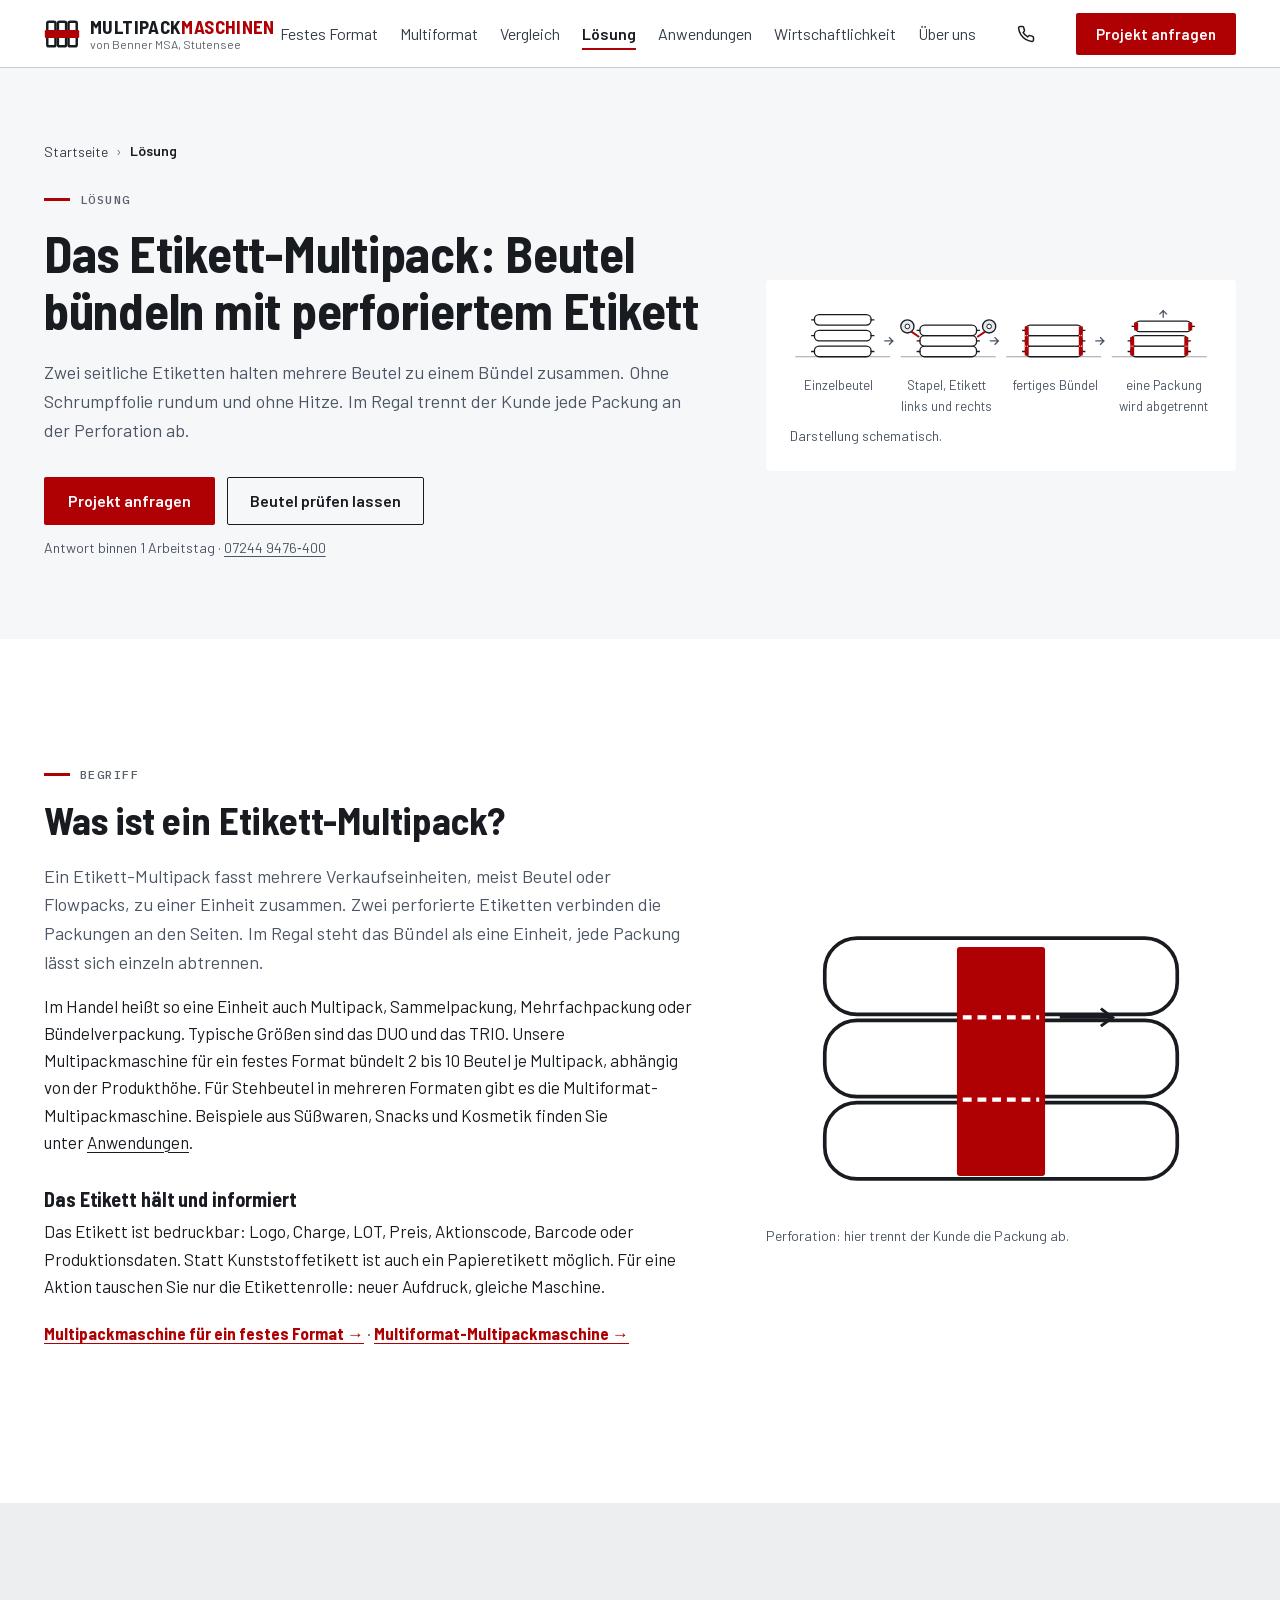
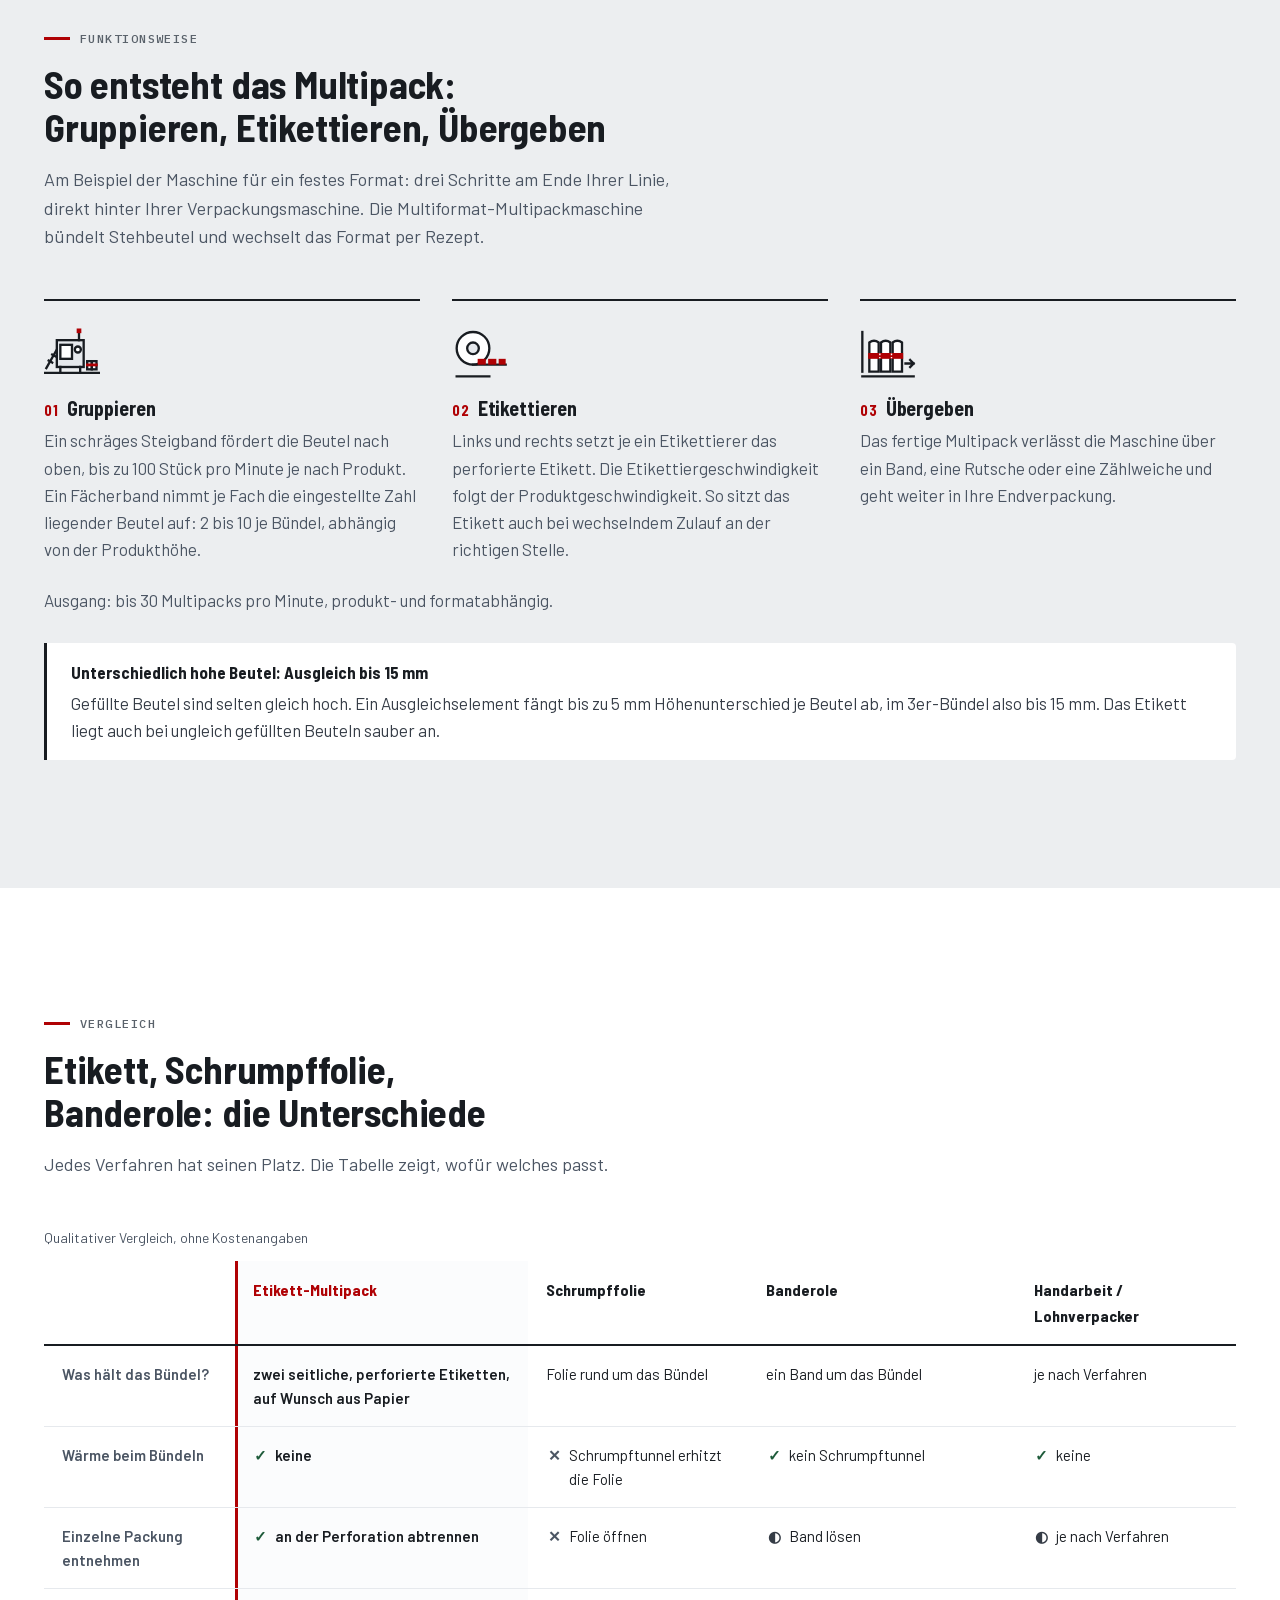
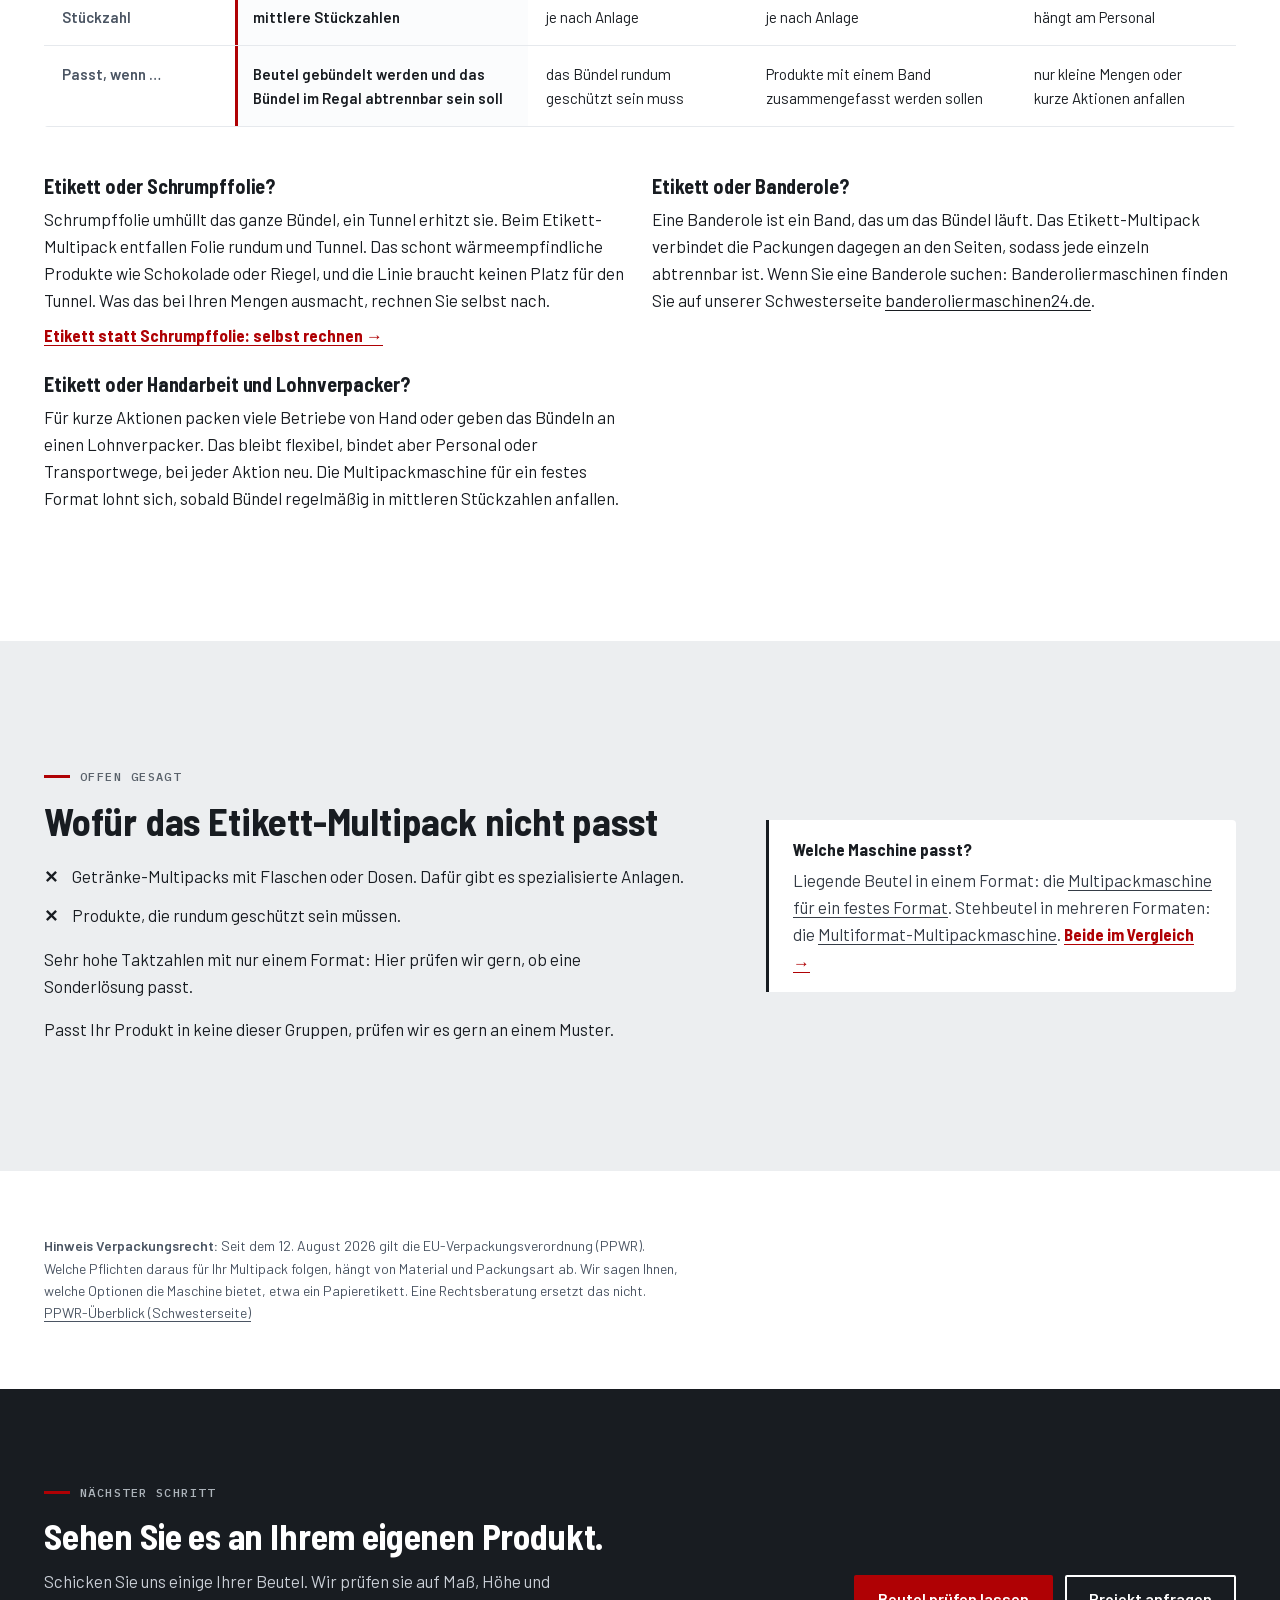
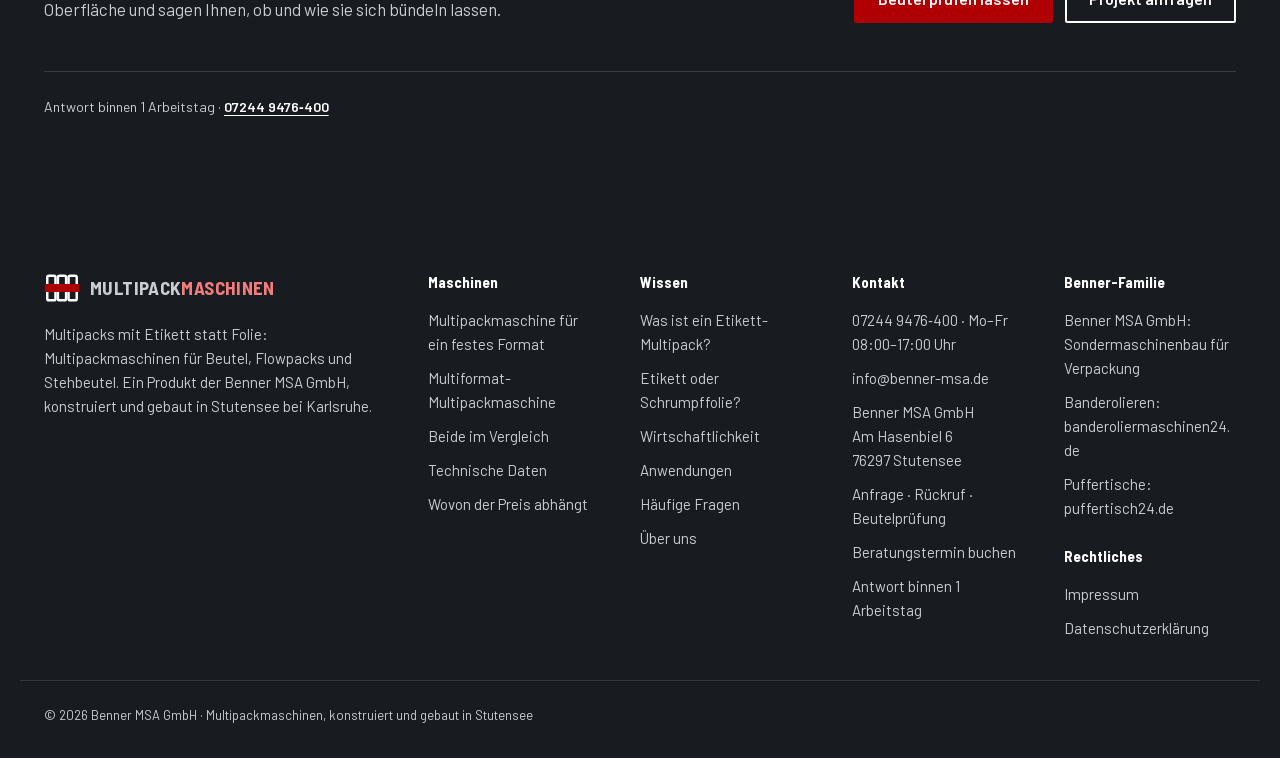
<file: loesung.html>
<!DOCTYPE html>
<html lang="de">
<head>
<meta charset="UTF-8">
<meta name="viewport" content="width=device-width, initial-scale=1">
<meta name="format-detection" content="telephone=no">
<title>Multipack mit Etikett statt Folie erklärt | Benner MSA</title>
<meta name="description" content="Beim Etikett-Multipack verbinden perforierte Etiketten die Beutel seitlich zum Bündel – ohne Schrumpffolie rundum, ohne Hitze, im Regal einzeln abreißbar.">
<link rel="canonical" href="https://multipackmaschinen.de/loesung">
<meta property="og:title" content="Multipack mit Etikett statt Folie erklärt | Benner MSA">
<meta property="og:description" content="Beim Etikett-Multipack verbinden perforierte Etiketten die Beutel seitlich zum Bündel – ohne Schrumpffolie rundum, ohne Hitze, im Regal einzeln abreißbar.">
<meta property="og:type" content="website">
<meta property="og:url" content="https://multipackmaschinen.de/loesung">
<meta property="og:image" content="https://multipackmaschinen.de/assets/og/og-start.png">
<meta property="og:image:type" content="image/png">
<meta property="og:image:width" content="1200">
<meta property="og:image:height" content="630">
<meta property="og:image:alt" content="Multipacks mit Etikett statt Folie: Multipackmaschinen von Benner MSA">
<meta property="og:locale" content="de_DE">
<meta property="og:site_name" content="multipackmaschinen.de">
<meta name="twitter:card" content="summary_large_image">
<meta name="twitter:title" content="Multipack mit Etikett statt Folie erklärt | Benner MSA">
<meta name="twitter:description" content="Beim Etikett-Multipack verbinden perforierte Etiketten die Beutel seitlich zum Bündel – ohne Schrumpffolie rundum, ohne Hitze, im Regal einzeln abreißbar.">
<meta name="twitter:image" content="https://multipackmaschinen.de/assets/og/og-start.png">
<script type="application/ld+json">
{
  "@context": "https://schema.org",
  "@type": "BreadcrumbList",
  "itemListElement": [
    { "@type": "ListItem", "position": 1, "name": "Startseite", "item": "https://multipackmaschinen.de/" },
    { "@type": "ListItem", "position": 2, "name": "Lösung", "item": "https://multipackmaschinen.de/loesung" }
  ]
}
</script>
<link rel="icon" type="image/x-icon" href="assets/favicon.ico">
<link rel="icon" type="image/svg+xml" href="assets/favicon.svg">
<link rel="apple-touch-icon" href="assets/apple-touch-icon.png">
<link rel="preload" href="assets/fonts/barlow-semi-condensed-700-latin.woff2" as="font" type="font/woff2" crossorigin>
<link rel="preload" href="assets/fonts/barlow-400-latin.woff2" as="font" type="font/woff2" crossorigin>
<link rel="stylesheet" href="assets/style.css?v=20261113d">
<script defer src="https://stats.multipackmaschinen.de/script.js" data-website-id="f6ae71aa-5e69-43bb-a00f-7aee170f3cc0" data-domains="multipackmaschinen.de,www.multipackmaschinen.de"></script>
</head>
<body>
<svg class="sprite" width="0" height="0" aria-hidden="true" focusable="false">
  <defs>
    <symbol id="pic-maschine" viewBox="0 0 48 48">
      <path class="p-l" d="M1 41H47"/>
      <path class="p-l" d="M2 37L11 21"/>
      <path class="p-l" d="M4 30.5L7 32.2M7 25.3L10 27"/>
      <rect class="p-f" x="11" y="13" width="23" height="23"/>
      <rect class="p-w" x="14" y="17" width="10" height="12"/>
      <circle class="p-w" cx="29" cy="21" r="2.6"/>
      <path class="p-l" d="M14 36V41M31 36V41"/>
      <path class="p-l" d="M30 13V6"/>
      <rect class="p-r" x="28" y="3" width="4" height="4"/>
      <rect class="p-w" x="37" y="31" width="4" height="7"/>
      <rect class="p-w" x="41" y="31" width="4" height="7"/>
      <rect class="p-r" x="36" y="33" width="10" height="2.4"/>
    </symbol>
    <symbol id="pic-rolle" viewBox="0 0 48 48">
      <circle class="p-w" cx="18" cy="20" r="14"/>
      <circle class="p-f" cx="18" cy="20" r="5"/>
      <path class="p-l" d="M18 34H46"/>
      <rect class="p-r" x="22" y="29" width="7" height="5"/>
      <rect class="p-r" x="31" y="29" width="7" height="5"/>
      <rect class="p-r" x="40" y="29" width="6" height="5"/>
      <path class="p-l" d="M4 44H32"/>
    </symbol>
    <symbol id="pic-buendel" viewBox="0 0 48 48">
      <path class="p-l" d="M2 6V40"/>
      <path class="p-w" d="M8 40V15Q12 12 16 15V40Z"/>
      <path class="p-w" d="M18 40V15Q22 12 26 15V40Z"/>
      <path class="p-w" d="M28 40V15Q32 12 36 15V40Z"/>
      <rect class="p-r" x="7" y="24" width="30" height="5"/>
      <path class="p-perf" d="M17 24.5V28.5M27 24.5V28.5"/>
      <path class="p-l" d="M39 33H46M43 30L46 33L43 36"/>
      <path class="p-l" d="M2 44H46"/>
    </symbol>
    <symbol id="pic-kein-tunnel" viewBox="0 0 48 48">
      <path class="p-w" d="M6 40V22Q6 12 24 12Q42 12 42 22V40Z"/>
      <path class="p-l" d="M24 34Q18 30 22 24Q23 28 26 26Q30 30 24 34Z"/>
      <path class="p-l" d="M2 44H46"/>
      <path class="p-l" d="M6 6L42 42" style="stroke-width:3"/>
    </symbol>
    <symbol id="pic-abreissen" viewBox="0 0 48 48">
      <path class="p-w" d="M6 40V15Q11 12 16 15V40Z"/>
      <path class="p-w" d="M18 40V15Q23 12 28 15V40Z"/>
      <path class="p-w" d="M34 42V17Q39 14 44 17V42Z" transform="rotate(8 39 30)"/>
      <rect class="p-r" x="5" y="24" width="24" height="5"/>
      <path class="p-perf" d="M17 24.5V28.5"/>
      <rect class="p-r" x="33" y="27" width="11" height="5" transform="rotate(8 39 30)"/>
      <path class="p-l" d="M30 22L32 26M31 31L33 35" style="stroke-dasharray:2 2"/>
    </symbol>
  </defs>
</svg>
<a class="skip" href="#inhalt">Zum Inhalt springen</a>
<!--P:header-->
<header class="hdr" id="siteHeader">
  <div class="container hdr-in">
    <a href="/" class="brand">
      <svg class="brand-mark" width="36" height="36" viewBox="0 0 44 44" fill="none" aria-hidden="true"><rect x="4" y="7" width="10" height="30" rx="2" stroke="#181C21" stroke-width="3"/><rect x="17" y="7" width="10" height="30" rx="2" stroke="#181C21" stroke-width="3"/><rect x="30" y="7" width="10" height="30" rx="2" stroke="#181C21" stroke-width="3"/><rect x="1" y="17" width="42" height="10" rx="1.5" fill="#AF0104"/></svg>
      <span class="brand-text"><span class="brand-name">MULTIPACK<span class="brand-red">MASCHINEN</span></span> <span class="brand-claim">von Benner MSA, Stutensee</span><span class="sr"> – Startseite</span></span>
    </a>
    <nav class="nav" aria-label="Hauptnavigation">
      <ul class="nav-links">
        <li><a href="/etikett-multipackmaschine">Festes Format</a></li>
        <li><a href="/multiformat-multipackmaschine">Multiformat</a></li>
        <li><a href="/maschinen">Vergleich</a></li>
        <li><a href="/loesung" aria-current="page">Lösung</a></li>
        <li><a href="/anwendungen">Anwendungen</a></li>
        <li><a href="/kostenrechner">Wirtschaftlichkeit</a></li>
        <li><a href="/ueber-uns">Über uns</a></li>
      </ul>
      <a class="tel" href="tel:+4972449476400" aria-label="Anrufen: 07244 9476-400"><svg width="18" height="18" viewBox="0 0 24 24" fill="none" stroke="currentColor" stroke-width="2" stroke-linecap="round" stroke-linejoin="round" aria-hidden="true"><path d="M22 16.92v3a2 2 0 0 1-2.18 2 19.79 19.79 0 0 1-8.63-3.07 19.5 19.5 0 0 1-6-6 19.79 19.79 0 0 1-3.07-8.67A2 2 0 0 1 4.11 2h3a2 2 0 0 1 2 1.72c.13.96.36 1.9.7 2.81a2 2 0 0 1-.45 2.11L8.09 9.91a16 16 0 0 0 6 6l1.27-1.27a2 2 0 0 1 2.11-.45c.91.34 1.85.57 2.81.7A2 2 0 0 1 22 16.92z"/></svg><span class="tel-n">07244 9476-400</span></a>
      <a class="btn btn-primary btn-sm" href="/kontakt?art=anfrage&amp;quelle=loesung#anfrage"><span class="lg-only">Projekt anfragen</span><span class="sm-only">Anfragen</span></a>
      <details class="mnav">
        <summary><span class="sr">Menü</span><span class="burger" aria-hidden="true"><i></i><i></i><i></i></span></summary>
        <ul>
          <li><a href="/etikett-multipackmaschine">Festes Format</a></li>
          <li><a href="/multiformat-multipackmaschine">Multiformat</a></li>
          <li><a href="/maschinen">Vergleich</a></li>
          <li><a href="/loesung" aria-current="page">Lösung</a></li>
          <li><a href="/anwendungen">Anwendungen</a></li>
          <li><a href="/kostenrechner">Wirtschaftlichkeit</a></li>
          <li><a href="/ueber-uns">Über uns</a></li>
          <li><a href="/faq">Häufige Fragen</a></li>
          <li class="mnav-sep"><a href="/kontakt">Kontakt &amp; Anfrage</a></li>
          <li><a href="/kontakt?art=muster&amp;quelle=menue#anfrage">Beutel prüfen lassen</a></li>
          <li><a href="https://meet.brevo.com/benner-msa/beratungstermin" rel="noopener">Beratungstermin buchen</a></li>
          <li><a href="tel:+4972449476400">Anrufen: 07244&nbsp;9476&#8209;400 · Mo–Fr 08:00–17:00 Uhr</a></li>
        </ul>
      </details>
    </nav>
  </div>
</header>
<!--/P:header-->

<main id="inhalt" tabindex="-1">

<section class="page-hero">
  <div class="container">
    <nav class="bc" aria-label="Brotkrumen">
      <ol class="crumbs">
        <li><a href="/">Startseite</a></li>
        <li><span aria-current="page">Lösung</span></li>
      </ol>
    </nav>
    <div class="page-hero-grid">
      <div>
        <p class="eyebrow">Lösung</p>
<h1>Das Etikett-Multipack: Beutel bündeln mit perforiertem Etikett</h1>
        <p class="lead">Zwei seitliche Etiketten halten mehrere Beutel zu einem Bündel zusammen. Ohne Schrumpffolie rundum und ohne Hitze. Im Regal trennt der Kunde jede Packung an der Perforation ab.</p>
        <div class="cta-row">
          <a class="btn btn-primary" href="/kontakt?art=anfrage&amp;quelle=loesung#anfrage">Projekt anfragen</a>
          <a class="btn btn-ghost" href="/kontakt?art=muster&amp;quelle=loesung#anfrage">Beutel prüfen lassen</a>
        </div>
        <p class="micro">Antwort binnen 1 Arbeitstag · <a href="tel:+4972449476400">07244&nbsp;9476&#8209;400</a></p>
      </div>
      <div class="page-hero-visual page-hero-visual-svg">
        <figure class="lp-fig"><svg class="lp-svg" viewBox="0 70 640 90" role="img" aria-labelledby="lp-svg-t" focusable="false"><title id="lp-svg-t">Ablauf schematisch in Seitenansicht: einzelne liegende Beutel, Stapel mit Etikett links und rechts, fertiges Bündel mit perforierten Seitenetiketten, die obere Packung wird abgetrennt</title><style>.lp-bag{fill:#fff;stroke:#181C21;stroke-width:2}.lp-seam{stroke:#181C21;stroke-width:2;fill:none}.lp-lbl{fill:#AF0104}.lp-perf{stroke:#fff;stroke-width:1.4;stroke-dasharray:1.6 1.2}.lp-floor{stroke:#9AA1AA;stroke-width:1.5}.lp-roll{fill:#E6E9ED;stroke:#181C21;stroke-width:2}.lp-core{fill:#fff;stroke:#181C21;stroke-width:1.5}.lp-lblband{stroke:#AF0104;stroke-width:3;fill:none}.lp-arrow{stroke:#4B5563;stroke-width:2;fill:none;stroke-linecap:square}</style><path class="lp-floor" d="M8 150H152"/><rect class="lp-bag" x="37" y="134" width="86" height="16" rx="7.2"/><path class="lp-seam" d="M32 142.0H38M122 142.0H128"/><rect class="lp-bag" x="37" y="110" width="86" height="16" rx="7.2"/><path class="lp-seam" d="M32 118.0H38M122 118.0H128"/><rect class="lp-bag" x="37" y="86" width="86" height="16" rx="7.2"/><path class="lp-seam" d="M32 94.0H38M122 94.0H128"/><path class="lp-floor" d="M168 150H312"/><rect class="lp-bag" x="197" y="134" width="86" height="16" rx="7.2"/><path class="lp-seam" d="M192 142.0H198M282 142.0H288"/><rect class="lp-bag" x="197" y="118" width="86" height="16" rx="7.2"/><path class="lp-seam" d="M192 126.0H198M282 126.0H288"/><rect class="lp-bag" x="197" y="102" width="86" height="16" rx="7.2"/><path class="lp-seam" d="M192 110.0H198M282 110.0H288"/><circle class="lp-roll" cx="178" cy="104" r="10"/><circle class="lp-core" cx="178" cy="104" r="3.5"/><circle class="lp-roll" cx="302" cy="104" r="10"/><circle class="lp-core" cx="302" cy="104" r="3.5"/><path class="lp-lblband" d="M184 112L196 120M296 112L284 120"/><path class="lp-floor" d="M328 150H472"/><rect class="lp-bag" x="357" y="134" width="86" height="16" rx="7.2"/><path class="lp-seam" d="M352 142.0H358M442 142.0H448"/><rect class="lp-bag" x="357" y="118" width="86" height="16" rx="7.2"/><path class="lp-seam" d="M352 126.0H358M442 126.0H448"/><rect class="lp-bag" x="357" y="102" width="86" height="16" rx="7.2"/><path class="lp-seam" d="M352 110.0H358M442 110.0H448"/><rect class="lp-lbl" x="356" y="104" width="6" height="44"/><path class="lp-perf" d="M356.5 134H361.5"/><path class="lp-perf" d="M356.5 118H361.5"/><rect class="lp-lbl" x="438" y="104" width="6" height="44"/><path class="lp-perf" d="M438.5 134H443.5"/><path class="lp-perf" d="M438.5 118H443.5"/><path class="lp-floor" d="M488 150H632"/><rect class="lp-bag" x="517" y="134" width="86" height="16" rx="7.2"/><path class="lp-seam" d="M512 142.0H518M602 142.0H608"/><rect class="lp-bag" x="517" y="118" width="86" height="16" rx="7.2"/><path class="lp-seam" d="M512 126.0H518M602 126.0H608"/><rect class="lp-lbl" x="516" y="120" width="6" height="28"/><path class="lp-perf" d="M516.5 134H521.5"/><rect class="lp-lbl" x="598" y="120" width="6" height="28"/><path class="lp-perf" d="M598.5 134H603.5"/><g class="lp-move"><rect class="lp-bag" x="523" y="96" width="86" height="16" rx="7.2"/><path class="lp-seam" d="M518 104.0H524M608 104.0H614"/><rect class="lp-lbl" x="522" y="98" width="6" height="12"/><rect class="lp-lbl" x="604" y="98" width="6" height="12"/></g><path class="lp-arrow" d="M566 90V80M561 85l5-5 5 5"/><path class="lp-arrow" d="M144 126h12M151 121l5 5-5 5"/><path class="lp-arrow" d="M304 126h12M311 121l5 5-5 5"/><path class="lp-arrow" d="M464 126h12M471 121l5 5-5 5"/></svg><ol class="lp-steps" aria-hidden="true"><li>Einzelbeutel</li><li>Stapel, Etikett links und rechts</li><li>fertiges Bündel</li><li>eine Packung wird abgetrennt</li></ol><figcaption>Darstellung schematisch.</figcaption></figure>
      </div>
    </div>
  </div>
</section>

<section class="section" id="etikett-multipack" aria-labelledby="h-was">
  <div class="container">
    <div class="split split-7-5">
      <div>
        <p class="eyebrow">Begriff</p>
        <h2 id="h-was">Was ist ein Etikett-Multipack?</h2>
        <p class="lead">Ein Etikett-Multipack fasst mehrere Verkaufseinheiten, meist Beutel oder Flowpacks, zu einer Einheit zusammen. Zwei perforierte Etiketten verbinden die Packungen an den Seiten. Im Regal steht das Bündel als eine Einheit, jede Packung lässt sich einzeln abtrennen.</p>
        <p>Im Handel heißt so eine Einheit auch Multipack, Sammelpackung, Mehrfachpackung oder Bündelverpackung. Typische Größen sind das DUO und das TRIO. Unsere Multipackmaschine für ein festes Format bündelt 2 bis 10 Beutel je Multipack, abhängig von der Produkthöhe. Für Stehbeutel in mehreren Formaten gibt es die Multiformat-Multipackmaschine. Beispiele aus Süßwaren, Snacks und Kosmetik finden Sie unter <a href="/anwendungen">Anwendungen</a>.</p>
        <h3 id="etikett-info">Das Etikett hält und informiert</h3>
        <p>Das Etikett ist bedruckbar: Logo, Charge, LOT, Preis, Aktionscode, Barcode oder Produktionsdaten. Statt Kunststoffetikett ist auch ein Papieretikett möglich. Für eine Aktion tauschen Sie nur die Etikettenrolle: neuer Aufdruck, gleiche Maschine.</p>
                <p class="sub-lead" style="margin-top:20px"><a class="go" href="/etikett-multipackmaschine">Multipackmaschine für ein festes Format</a> · <a class="go" href="/multiformat-multipackmaschine">Multiformat-Multipackmaschine</a></p>
      </div>
      <figure class="lp-fig"><svg class="lp-svg" viewBox="0 0 320 220" role="img" aria-labelledby="lp-perf-t" focusable="false"><title id="lp-perf-t">Detail: Schmalseite des Bündels, das Etikett läuft senkrecht über drei liegende Beutel, Perforation zwischen den Beuteln</title><style>.pd-bag{fill:#fff;stroke:#181C21;stroke-width:2.5}.pd-lbl{fill:#AF0104}.pd-perf{stroke:#fff;stroke-width:3;stroke-dasharray:6 4}.pd-arrow{stroke:#181C21;stroke-width:2;fill:none}</style><rect class="pd-bag" x="40" y="30" width="240" height="52" rx="22"/><rect class="pd-bag" x="40" y="86" width="240" height="52" rx="22"/><rect class="pd-bag" x="40" y="142" width="240" height="52" rx="22"/><rect class="pd-lbl" x="130" y="36" width="60" height="156" rx="2"/><path class="pd-perf" d="M134 84H186M134 140H186"/><path class="pd-arrow" d="M200 84H236M228 78l8 6-8 6"/></svg><figcaption>Perforation: hier trennt der Kunde die Packung ab.</figcaption></figure>
    </div>
  </div>
</section>

<section class="section section-alt" id="so-entsteht" aria-labelledby="h-entsteht">
  <div class="container">
    <div class="section-head">
      <p class="eyebrow">Funktionsweise</p>
      <h2 id="h-entsteht">So entsteht das Multipack: Gruppieren, Etikettieren, Übergeben</h2>
      <p class="lead">Am Beispiel der Maschine für ein festes Format: drei Schritte am Ende Ihrer Linie, direkt hinter Ihrer Verpackungsmaschine. Die Multiformat-Multipackmaschine bündelt Stehbeutel und wechselt das Format per Rezept.</p>
    </div>
    <ol class="steps-pic">
      <li><svg class="pic" aria-hidden="true"><use href="#pic-maschine"/></svg><h3>Gruppieren</h3><p>Ein schräges Steigband fördert die Beutel nach oben, bis zu 100 Stück pro Minute je nach Produkt. Ein Fächerband nimmt je Fach die eingestellte Zahl liegender Beutel auf: 2 bis 10 je Bündel, abhängig von der Produkthöhe.</p></li>
      <li><svg class="pic" aria-hidden="true"><use href="#pic-rolle"/></svg><h3>Etikettieren</h3><p>Links und rechts setzt je ein Etikettierer das perforierte Etikett. Die Etikettiergeschwindigkeit folgt der Produktgeschwindigkeit. So sitzt das Etikett auch bei wechselndem Zulauf an der richtigen Stelle.</p></li>
      <li><svg class="pic" aria-hidden="true"><use href="#pic-buendel"/></svg><h3>Übergeben</h3><p>Das fertige Multipack verlässt die Maschine über ein Band, eine Rutsche oder eine Zählweiche und geht weiter in Ihre Endverpackung.</p></li>
    </ol>
    <p class="sub-lead" style="margin-top:24px">Ausgang: bis 30 Multipacks pro Minute, produkt- und formatabhängig.</p>
    <div class="callout">
      <strong>Unterschiedlich hohe Beutel: Ausgleich bis 15&nbsp;mm</strong>
      Gefüllte Beutel sind selten gleich hoch. Ein Ausgleichselement fängt bis zu 5&nbsp;mm Höhenunterschied je Beutel ab, im 3er-Bündel also bis 15&nbsp;mm. Das Etikett liegt auch bei ungleich gefüllten Beuteln sauber an.
    </div>
  </div>
</section>


<section class="section" id="abgrenzung" aria-labelledby="h-abgrenzung">
  <div class="container">
    <div class="section-head">
      <p class="eyebrow">Vergleich</p>
      <h2 id="h-abgrenzung">Etikett, Schrumpffolie, Banderole: die Unterschiede</h2>
      <p class="lead">Jedes Verfahren hat seinen Platz. Die Tabelle zeigt, wofür welches passt.</p>
    </div>
    <table class="compare">
      <caption>Qualitativer Vergleich, ohne Kostenangaben</caption>
      <thead>
        <tr><th scope="col"><span class="sr">Merkmal</span></th><th scope="col" class="hl">Etikett-Multipack</th><th scope="col">Schrumpffolie</th><th scope="col">Banderole</th><th scope="col">Handarbeit / Lohnverpacker</th></tr>
      </thead>
      <tbody>
        <tr><th scope="row">Was hält das Bündel?</th><td class="hl" data-l="Etikett">zwei seitliche, perforierte Etiketten, auf Wunsch aus Papier</td><td data-l="Schrumpffolie">Folie rund um das Bündel</td><td data-l="Banderole">ein Band um das Bündel</td><td data-l="Handarbeit">je nach Verfahren</td></tr>
        <tr><th scope="row">Wärme beim Bündeln</th><td class="hl" data-l="Etikett"><span class="mk mk-yes">keine</span></td><td data-l="Schrumpffolie"><span class="mk mk-no">Schrumpftunnel erhitzt die Folie</span></td><td data-l="Banderole"><span class="mk mk-yes">kein Schrumpftunnel</span></td><td data-l="Handarbeit"><span class="mk mk-yes">keine</span></td></tr>
        <tr><th scope="row">Einzelne Packung entnehmen</th><td class="hl" data-l="Etikett"><span class="mk mk-yes">an der Perforation abtrennen</span></td><td data-l="Schrumpffolie"><span class="mk mk-no">Folie öffnen</span></td><td data-l="Banderole"><span class="mk mk-part">Band lösen</span></td><td data-l="Handarbeit"><span class="mk mk-part">je nach Verfahren</span></td></tr>
        <tr><th scope="row">Stückzahl</th><td class="hl" data-l="Etikett">mittlere Stückzahlen</td><td data-l="Schrumpffolie">je nach Anlage</td><td data-l="Banderole">je nach Anlage</td><td data-l="Handarbeit">hängt am Personal</td></tr>
        <tr><th scope="row">Passt, wenn …</th><td class="hl" data-l="Etikett">Beutel gebündelt werden und das Bündel im Regal abtrennbar sein soll</td><td data-l="Schrumpffolie">das Bündel rundum geschützt sein muss</td><td data-l="Banderole">Produkte mit einem Band zusammengefasst werden sollen</td><td data-l="Handarbeit">nur kleine Mengen oder kurze Aktionen anfallen</td></tr>
      </tbody>
    </table>

    <div class="cards cards-2 lp-vs" style="margin-top:48px">
      <div id="schrumpffolie">
        <h3>Etikett oder Schrumpffolie?</h3>
        <p>Schrumpffolie umhüllt das ganze Bündel, ein Tunnel erhitzt sie. Beim Etikett-Multipack entfallen Folie rundum und Tunnel. Das schont wärmeempfindliche Produkte wie Schokolade oder Riegel, und die Linie braucht keinen Platz für den Tunnel. Was das bei Ihren Mengen ausmacht, rechnen Sie selbst nach.</p>
        <p><a class="go" href="/kostenrechner">Etikett statt Schrumpffolie: selbst rechnen</a></p>
      </div>
      <div id="banderole">
        <h3>Etikett oder Banderole?</h3>
        <p>Eine Banderole ist ein Band, das um das Bündel läuft. Das Etikett-Multipack verbindet die Packungen dagegen an den Seiten, sodass jede einzeln abtrennbar ist. Wenn Sie eine Banderole suchen: Banderoliermaschinen finden Sie auf unserer Schwesterseite <a href="https://banderoliermaschinen24.de">banderoliermaschinen24.de</a>. </p>
      </div>
      <div id="handarbeit">
        <h3>Etikett oder Handarbeit und Lohnverpacker?</h3>
        <p>Für kurze Aktionen packen viele Betriebe von Hand oder geben das Bündeln an einen Lohnverpacker. Das bleibt flexibel, bindet aber Personal oder Transportwege, bei jeder Aktion neu. Die Multipackmaschine für ein festes Format lohnt sich, sobald Bündel regelmäßig in mittleren Stückzahlen anfallen.</p>
      </div>
    </div>
  </div>
</section>

<section class="section section-alt" id="passt-nicht" aria-labelledby="h-passt-nicht">
  <div class="container">
    <div class="split split-7-5">
      <div>
        <p class="eyebrow">Offen gesagt</p>
        <h2 id="h-passt-nicht">Wofür das Etikett-Multipack nicht passt</h2>
        <ul class="passt-nicht">
          <li>Getränke-Multipacks mit Flaschen oder Dosen. Dafür gibt es spezialisierte Anlagen.</li>
          <li>Produkte, die rundum geschützt sein müssen.</li>
        </ul>
        <p>Sehr hohe Taktzahlen mit nur einem Format: Hier prüfen wir gern, ob eine Sonderlösung passt.</p>
        <p>Passt Ihr Produkt in keine dieser Gruppen, prüfen wir es gern an einem Muster.</p>
              </div>
      <div class="callout">
        <strong>Welche Maschine passt?</strong>
        Liegende Beutel in einem Format: die <a href="/etikett-multipackmaschine">Multipackmaschine für ein festes Format</a>. Stehbeutel in mehreren Formaten: die <a href="/multiformat-multipackmaschine">Multiformat-Multipackmaschine</a>. <a class="go" href="/maschinen">Beide im Vergleich</a>
      </div>
    </div>
  </div>
</section>

<section class="section section-tight" id="etikett" aria-label="Hinweis Verpackungsrecht">
  <div class="container">
    <p class="small-note"><strong>Hinweis Verpackungsrecht:</strong> Seit dem 12. August 2026 gilt die EU-Verpackungsverordnung (PPWR). Welche Pflichten daraus für Ihr Multipack folgen, hängt von Material und Packungsart ab. Wir sagen Ihnen, welche Optionen die Maschine bietet, etwa ein Papieretikett. Eine Rechtsberatung ersetzt das nicht. <a href="https://banderoliermaschinen24.de/ppwr-banderolieren">PPWR-Überblick (Schwesterseite)</a> </p>
  </div>
</section>

</main>

<section class="cta-end" aria-labelledby="cta-h">
  <div class="container cta-end-in">
    <div>
      <p class="eyebrow">Nächster Schritt</p>
      <h2 id="cta-h">Sehen Sie es an Ihrem eigenen Produkt.</h2>
      <p>Schicken Sie uns einige Ihrer Beutel. Wir prüfen sie auf Maß, Höhe und Oberfläche und sagen Ihnen, ob und wie sie sich bündeln lassen.</p>
          </div>
    <div class="cta-row">
      <a class="btn btn-primary" href="/kontakt?art=muster&amp;quelle=loesung#anfrage">Beutel prüfen lassen</a>
      <a class="btn btn-inv" href="/kontakt?art=anfrage&amp;quelle=loesung#anfrage">Projekt anfragen</a>
    </div>
    <p class="micro">Antwort binnen 1 Arbeitstag · <a href="tel:+4972449476400">07244&nbsp;9476&#8209;400</a></p>
  </div>
</section>

<!--P:footer-->
<footer class="ftr">
  <div class="container ftr-grid">
    <div class="ftr-brand">
      <a href="/" class="brand brand-inv" aria-label="Multipackmaschinen – Startseite">
        <svg class="brand-mark" width="36" height="36" viewBox="0 0 44 44" fill="none" aria-hidden="true"><rect x="4" y="7" width="10" height="30" rx="2" stroke="#FFFFFF" stroke-width="3"/><rect x="17" y="7" width="10" height="30" rx="2" stroke="#FFFFFF" stroke-width="3"/><rect x="30" y="7" width="10" height="30" rx="2" stroke="#FFFFFF" stroke-width="3"/><rect x="1" y="17" width="42" height="10" rx="1.5" fill="#AF0104"/></svg>
        <span class="brand-text"><span class="brand-name">MULTIPACK<span class="brand-red">MASCHINEN</span></span></span>
      </a>
      <p>Multipacks mit Etikett statt Folie: Multipackmaschinen für Beutel, Flowpacks und Stehbeutel. Ein Produkt der <a href="https://benner-msa.de">Benner MSA GmbH</a>, konstruiert und gebaut in Stutensee bei Karlsruhe.</p>
    </div>
    <div><p class="ftr-h">Maschinen</p><ul><li><a href="/etikett-multipackmaschine">Multipackmaschine für ein festes Format</a></li><li><a href="/multiformat-multipackmaschine">Multiformat-Multipackmaschine</a></li><li><a href="/maschinen">Beide im Vergleich</a></li><li><a href="/etikett-multipackmaschine#technik">Technische Daten</a></li><li><a href="/etikett-multipackmaschine#preise">Wovon der Preis abhängt</a></li></ul></div>
    <div><p class="ftr-h">Wissen</p><ul><li><a href="/loesung#etikett-multipack">Was ist ein Etikett-Multipack?</a></li><li><a href="/loesung#abgrenzung">Etikett oder Schrumpffolie?</a></li><li><a href="/kostenrechner">Wirtschaftlichkeit</a></li><li><a href="/anwendungen">Anwendungen</a></li><li><a href="/faq">Häufige Fragen</a></li><li><a href="/ueber-uns">Über uns</a></li></ul></div>
    <div><p class="ftr-h">Kontakt</p><ul><li><a href="tel:+4972449476400">07244&nbsp;9476&#8209;400</a> · Mo–Fr 08:00–17:00 Uhr</li><li><a href="mailto:info@benner-msa.de">info@benner-msa.de</a></li><li>Benner MSA GmbH<br>Am Hasenbiel 6<br>76297 Stutensee</li><li><a href="/kontakt">Anfrage · Rückruf · Beutelprüfung</a></li><li><a href="https://meet.brevo.com/benner-msa/beratungstermin" rel="noopener">Beratungstermin buchen</a></li><li>Antwort binnen 1 Arbeitstag</li></ul></div>
    <div><p class="ftr-h">Benner-Familie</p><ul><li><a href="https://benner-msa.de">Benner MSA GmbH: Sondermaschinenbau für Verpackung</a></li><li><a href="https://banderoliermaschinen24.de">Banderolieren: banderoliermaschinen24.de</a></li><li><a href="https://www.puffertisch24.de">Puffertische: puffertisch24.de</a></li></ul><p class="ftr-h ftr-h-2">Rechtliches</p><ul><li><a href="/impressum">Impressum</a></li><li><a href="/datenschutz">Datenschutzerklärung</a></li></ul></div>
  </div>
  <div class="container ftr-bottom">
    <p>© 2026 Benner MSA GmbH · Multipackmaschinen, konstruiert und gebaut in Stutensee</p>
  </div>
</footer>
<!--/P:footer-->
<script src="assets/script.js?v=20261113c" defer></script>
</body>
</html>
</file>
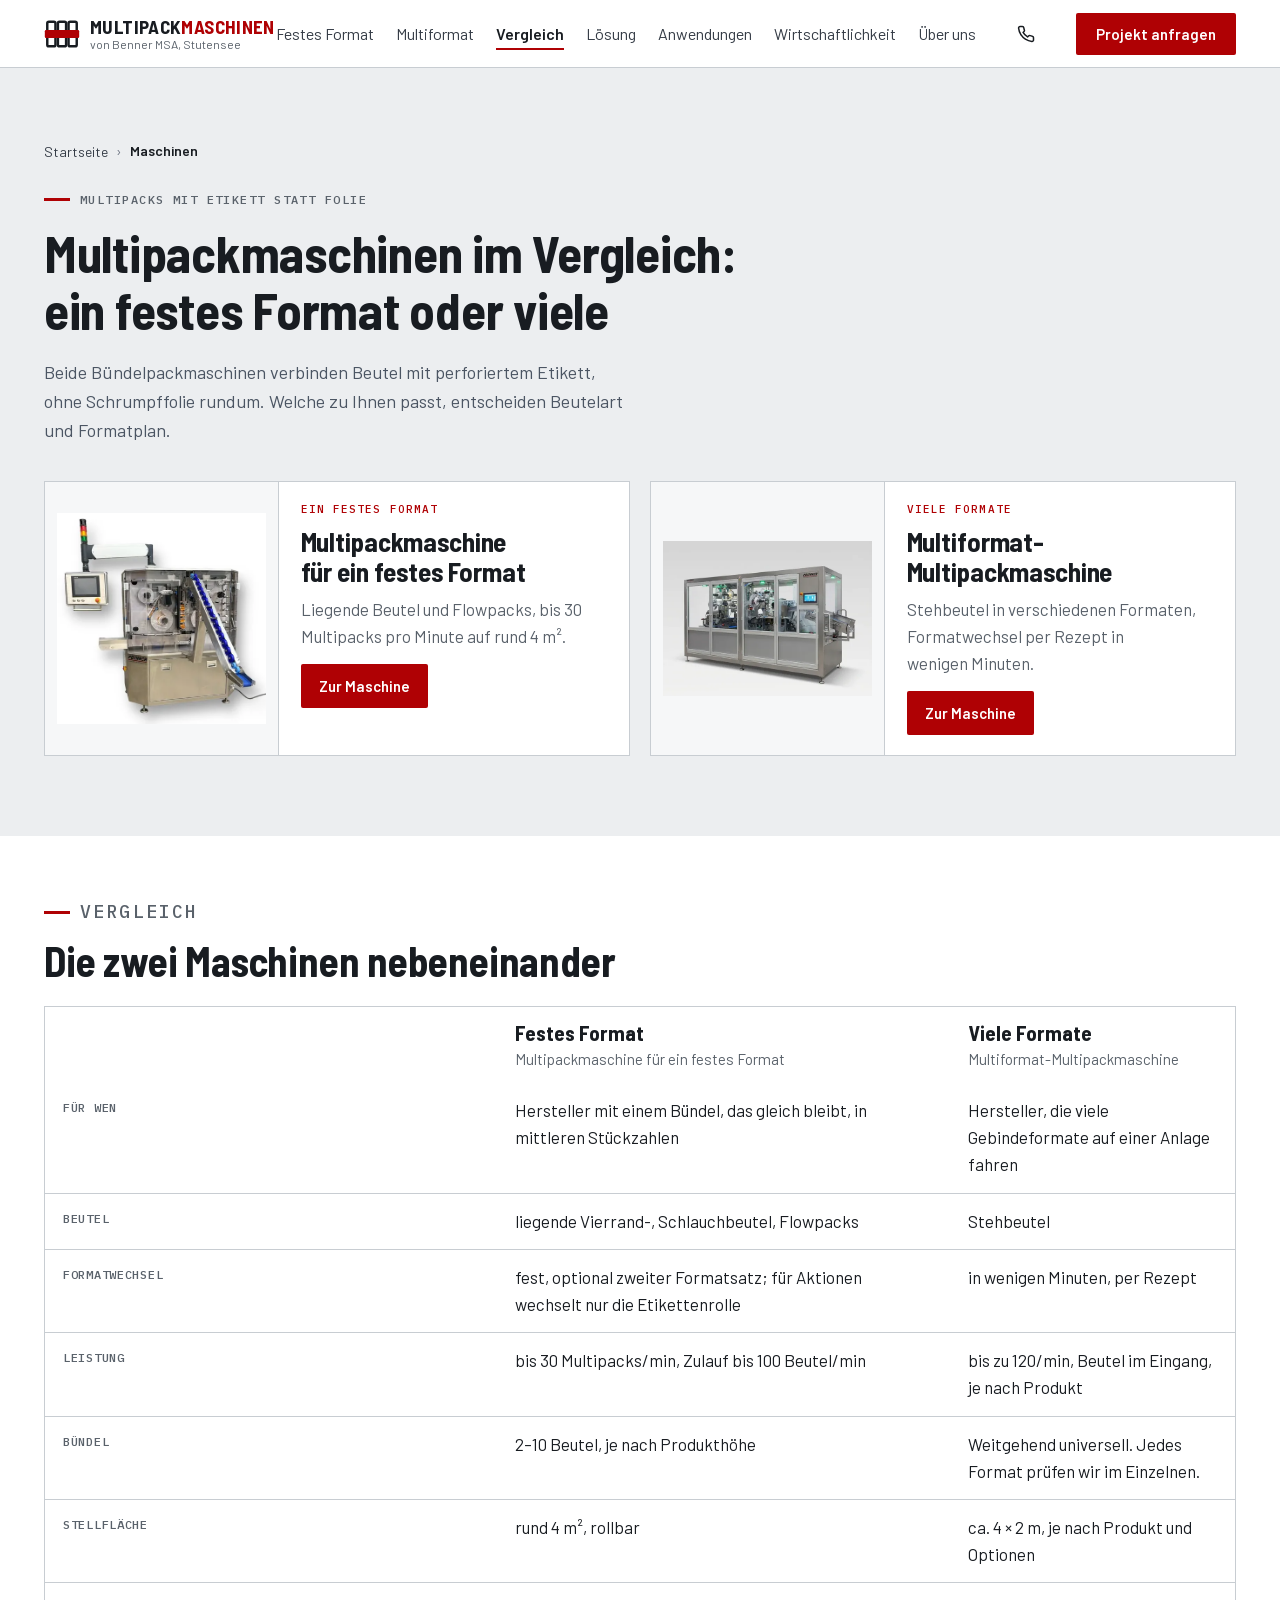
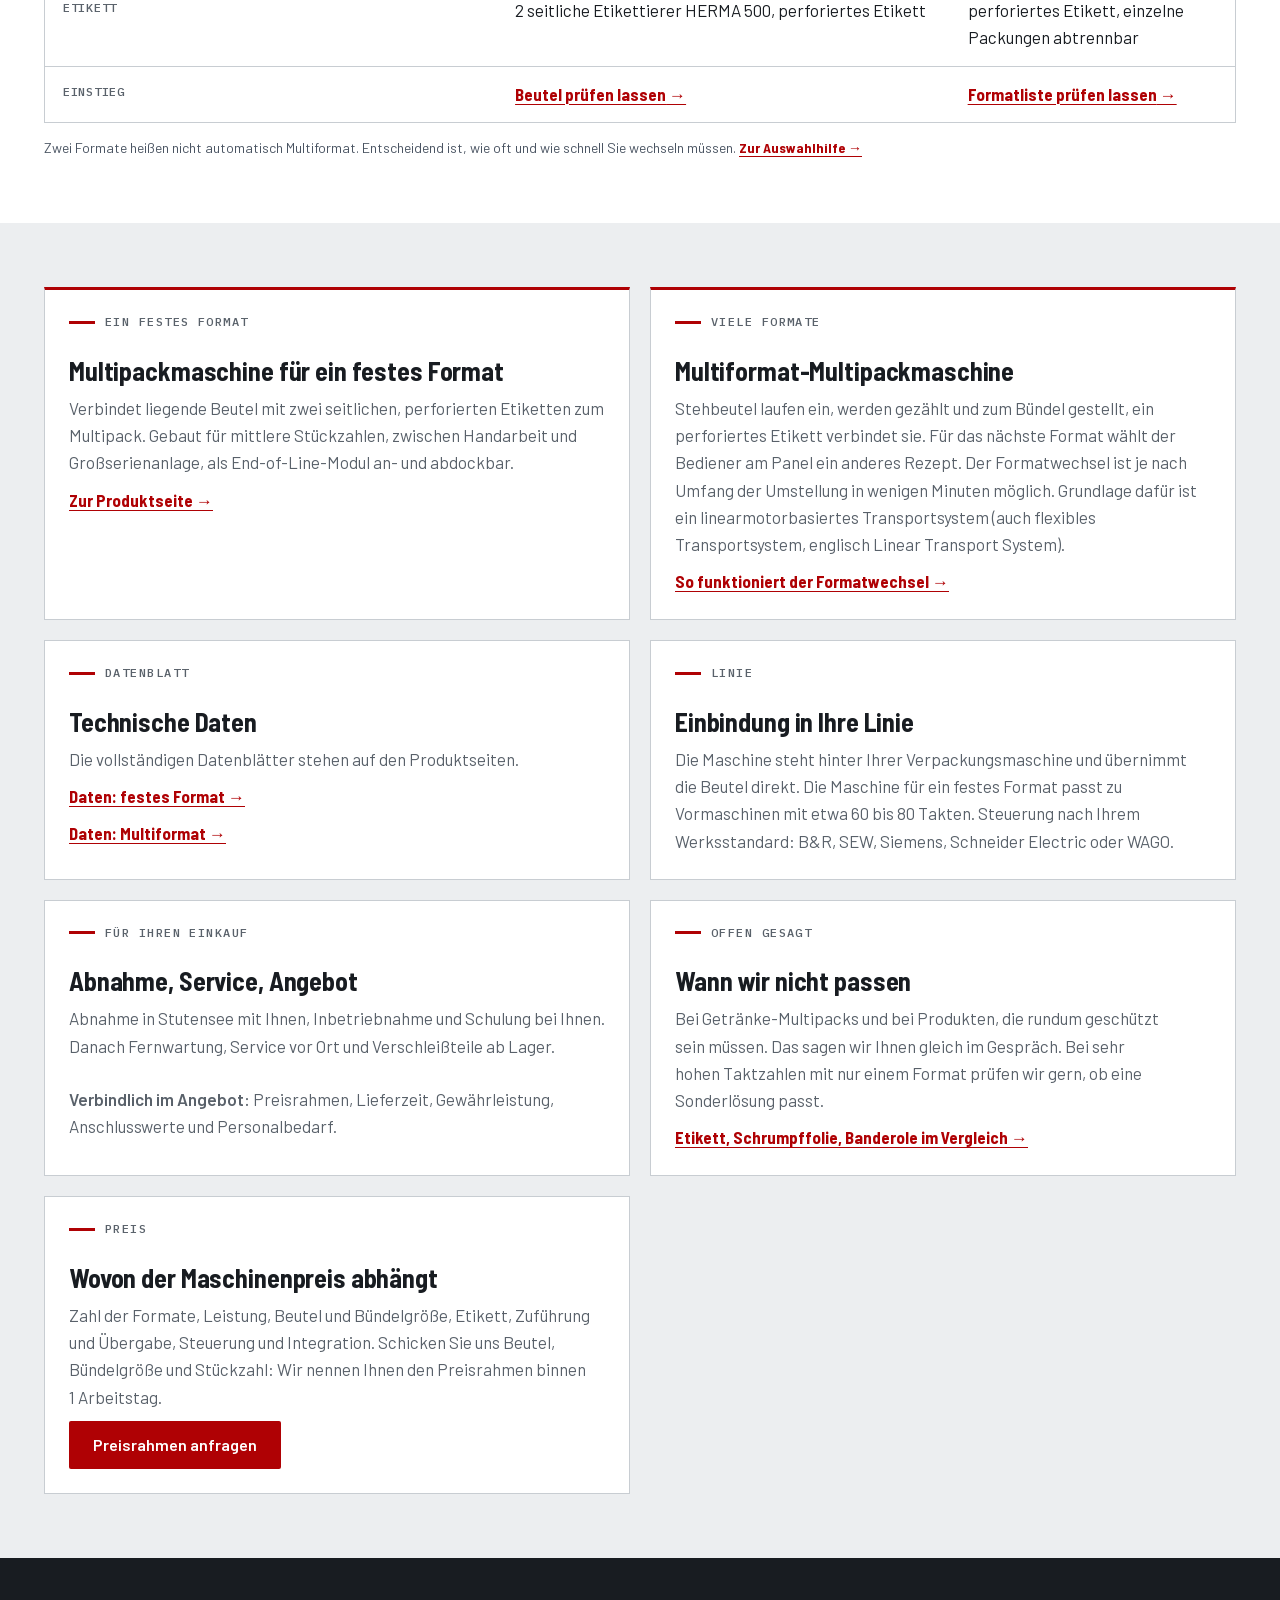
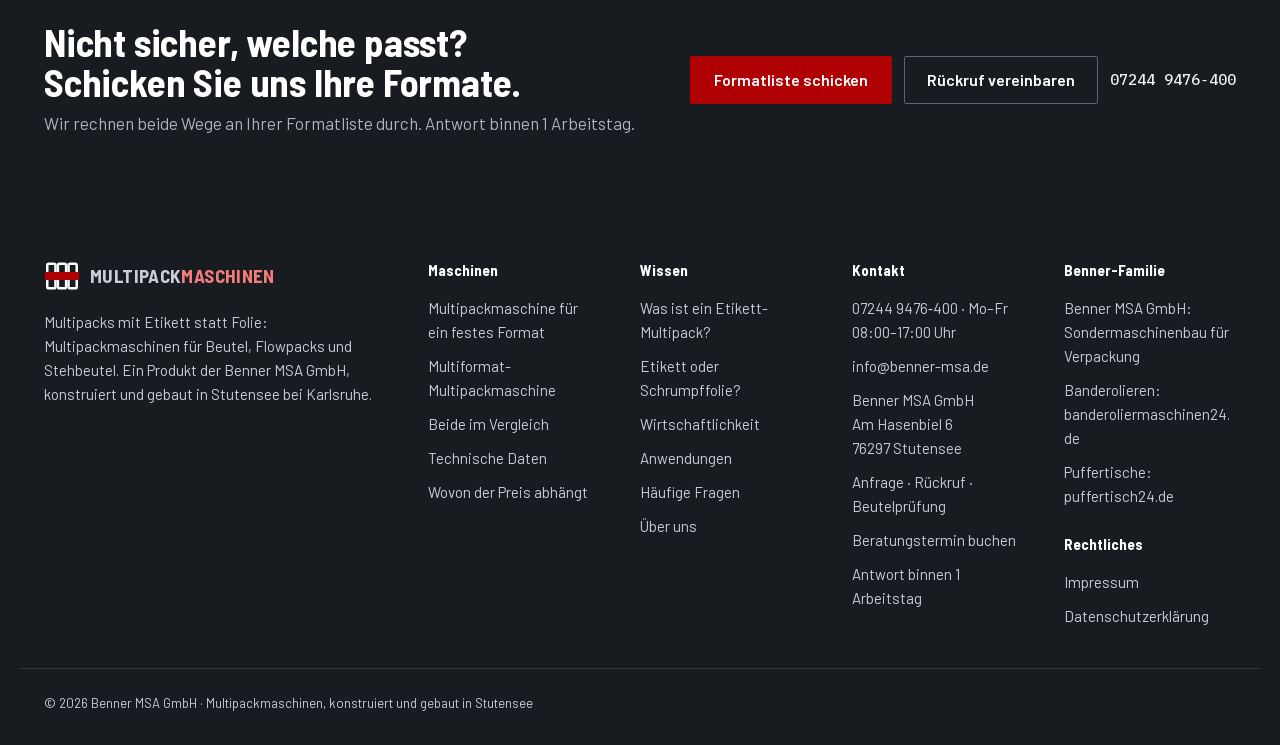
<file: maschinen.html>
<!DOCTYPE html>
<html lang="de">
<head>
<meta charset="UTF-8">
<meta name="viewport" content="width=device-width, initial-scale=1">
<meta name="format-detection" content="telephone=no">
<title>Multipackmaschinen: ein Format oder viele | Benner MSA</title>
<meta name="description" content="Zwei Bündelpackmaschinen mit Etikett im Vergleich: Multipackmaschine für ein festes Format und Multiformat-Multipackmaschine für verschiedene Formate.">
<link rel="canonical" href="https://multipackmaschinen.de/maschinen">
<meta property="og:title" content="Multipackmaschinen: ein Format oder viele | Benner MSA">
<meta property="og:description" content="Zwei Bündelpackmaschinen mit Etikett im Vergleich: Multipackmaschine für ein festes Format und Multiformat-Multipackmaschine für verschiedene Formate.">
<meta property="og:type" content="website">
<meta property="og:url" content="https://multipackmaschinen.de/maschinen">
<meta property="og:image" content="https://multipackmaschinen.de/assets/og/og-vergleich.png">
<meta property="og:image:type" content="image/png">
<meta property="og:image:width" content="1200">
<meta property="og:image:height" content="630">
<meta property="og:image:alt" content="Vergleich: Multipackmaschine für ein festes Format und Multiformat-Multipackmaschine">
<meta property="og:locale" content="de_DE">
<meta property="og:site_name" content="multipackmaschinen.de">
<meta name="twitter:card" content="summary_large_image">
<meta name="twitter:title" content="Multipackmaschinen: ein Format oder viele | Benner MSA">
<meta name="twitter:description" content="Zwei Bündelpackmaschinen mit Etikett im Vergleich: Multipackmaschine für ein festes Format und Multiformat-Multipackmaschine für verschiedene Formate.">
<meta name="twitter:image" content="https://multipackmaschinen.de/assets/og/og-vergleich.png">
<script type="application/ld+json">
{
  "@context": "https://schema.org",
  "@type": "BreadcrumbList",
  "itemListElement": [
    {
      "@type": "ListItem",
      "position": 1,
      "name": "Startseite",
      "item": "https://multipackmaschinen.de/"
    },
    {
      "@type": "ListItem",
      "position": 2,
      "name": "Maschinen",
      "item": "https://multipackmaschinen.de/maschinen"
    }
  ]
}
</script>
<link rel="icon" type="image/x-icon" href="assets/favicon.ico">
<link rel="icon" type="image/svg+xml" href="assets/favicon.svg">
<link rel="apple-touch-icon" href="assets/apple-touch-icon.png">
<link rel="preload" href="assets/fonts/barlow-semi-condensed-700-latin.woff2" as="font" type="font/woff2" crossorigin>
<link rel="preload" href="assets/fonts/barlow-400-latin.woff2" as="font" type="font/woff2" crossorigin>
<link rel="stylesheet" href="assets/style.css?v=20261113d">
<script defer src="https://stats.multipackmaschinen.de/script.js" data-website-id="f6ae71aa-5e69-43bb-a00f-7aee170f3cc0" data-domains="multipackmaschinen.de,www.multipackmaschinen.de"></script>
</head>
<body>
<a class="skip" href="#inhalt">Zum Inhalt springen</a>
<!--P:header-->
<header class="hdr" id="siteHeader">
  <div class="container hdr-in">
    <a href="/" class="brand">
      <svg class="brand-mark" width="36" height="36" viewBox="0 0 44 44" fill="none" aria-hidden="true"><rect x="4" y="7" width="10" height="30" rx="2" stroke="#181C21" stroke-width="3"/><rect x="17" y="7" width="10" height="30" rx="2" stroke="#181C21" stroke-width="3"/><rect x="30" y="7" width="10" height="30" rx="2" stroke="#181C21" stroke-width="3"/><rect x="1" y="17" width="42" height="10" rx="1.5" fill="#AF0104"/></svg>
      <span class="brand-text"><span class="brand-name">MULTIPACK<span class="brand-red">MASCHINEN</span></span> <span class="brand-claim">von Benner MSA, Stutensee</span><span class="sr"> – Startseite</span></span>
    </a>
    <nav class="nav" aria-label="Hauptnavigation">
      <ul class="nav-links">
        <li><a href="/etikett-multipackmaschine">Festes Format</a></li>
        <li><a href="/multiformat-multipackmaschine">Multiformat</a></li>
        <li><a href="/maschinen" aria-current="page">Vergleich</a></li>
        <li><a href="/loesung">Lösung</a></li>
        <li><a href="/anwendungen">Anwendungen</a></li>
        <li><a href="/kostenrechner">Wirtschaftlichkeit</a></li>
        <li><a href="/ueber-uns">Über uns</a></li>
      </ul>
      <a class="tel" href="tel:+4972449476400" aria-label="Anrufen: 07244 9476-400"><svg width="18" height="18" viewBox="0 0 24 24" fill="none" stroke="currentColor" stroke-width="2" stroke-linecap="round" stroke-linejoin="round" aria-hidden="true"><path d="M22 16.92v3a2 2 0 0 1-2.18 2 19.79 19.79 0 0 1-8.63-3.07 19.5 19.5 0 0 1-6-6 19.79 19.79 0 0 1-3.07-8.67A2 2 0 0 1 4.11 2h3a2 2 0 0 1 2 1.72c.13.96.36 1.9.7 2.81a2 2 0 0 1-.45 2.11L8.09 9.91a16 16 0 0 0 6 6l1.27-1.27a2 2 0 0 1 2.11-.45c.91.34 1.85.57 2.81.7A2 2 0 0 1 22 16.92z"/></svg><span class="tel-n">07244 9476-400</span></a>
      <a class="btn btn-primary btn-sm" href="/kontakt?art=anfrage&amp;quelle=maschinen#anfrage"><span class="lg-only">Projekt anfragen</span><span class="sm-only">Anfragen</span></a>
      <details class="mnav">
        <summary><span class="sr">Menü</span><span class="burger" aria-hidden="true"><i></i><i></i><i></i></span></summary>
        <ul>
          <li><a href="/etikett-multipackmaschine">Festes Format</a></li>
          <li><a href="/multiformat-multipackmaschine">Multiformat</a></li>
          <li><a href="/maschinen" aria-current="page">Vergleich</a></li>
          <li><a href="/loesung">Lösung</a></li>
          <li><a href="/anwendungen">Anwendungen</a></li>
          <li><a href="/kostenrechner">Wirtschaftlichkeit</a></li>
          <li><a href="/ueber-uns">Über uns</a></li>
          <li><a href="/faq">Häufige Fragen</a></li>
          <li class="mnav-sep"><a href="/kontakt">Kontakt &amp; Anfrage</a></li>
          <li><a href="/kontakt?art=muster&amp;quelle=menue#anfrage">Beutel prüfen lassen</a></li>
          <li><a href="https://meet.brevo.com/benner-msa/beratungstermin" rel="noopener">Beratungstermin buchen</a></li>
          <li><a href="tel:+4972449476400">Anrufen: 07244&nbsp;9476&#8209;400 · Mo–Fr 08:00–17:00 Uhr</a></li>
        </ul>
      </details>
    </nav>
  </div>
</header>
<!--/P:header-->

<main id="inhalt" tabindex="-1">

<section class="page-hero" style="background:var(--bg)">
  <div class="container">
    <nav class="bc" aria-label="Brotkrumen"><ol class="crumbs"><li><a href="/">Startseite</a></li><li><span aria-current="page">Maschinen</span></li></ol></nav>
    <p class="eyebrow">Multipacks mit Etikett statt Folie</p>
    <h1>Multipackmaschinen im Vergleich: ein festes Format oder viele</h1>
    <p class="lead">Beide Bündelpackmaschinen verbinden Beutel mit perforiertem Etikett, ohne Schrumpffolie rundum. Welche zu Ihnen passt, entscheiden Beutelart und Formatplan.</p>
    <div class="tueren" style="margin-top:36px">
      <article class="tuer">
        <div class="fig contain"><img src="assets/images/festformat-maschine-800.webp" srcset="assets/images/festformat-maschine-480.webp 480w, assets/images/festformat-maschine-800.webp 800w" sizes="(min-width: 1081px) 300px, (min-width: 641px) 46vw, 92vw" width="800" height="812" loading="lazy" decoding="async" alt="Multipackmaschine für ein festes Format"></div>
        <div class="t-in">
          <span class="tag-k">Ein festes Format</span>
          <h2 class="h3" style="font-size:clamp(1.5rem,2.1vw,1.875rem)">Multipack&shy;maschine für ein festes Format</h2>
          <p>Liegende Beutel und Flowpacks, bis 30 Multipacks pro Minute auf rund 4&nbsp;m².</p>
          <div class="t-cta"><a class="btn btn-primary" href="/etikett-multipackmaschine">Zur Maschine</a></div>
        </div>
      </article>
      <article class="tuer">
        <div class="fig contain"><img src="assets/images/multiformat-maschine-600.webp" srcset="assets/images/multiformat-maschine-600.webp 600w, assets/images/multiformat-maschine-1200.webp 1200w" sizes="(min-width: 1081px) 300px, (min-width: 641px) 46vw, 92vw" width="600" height="448" loading="lazy" decoding="async" alt="Multiformat-Multipackmaschine"></div>
        <div class="t-in">
          <span class="tag-k">Viele Formate</span>
          <h2 class="h3" style="font-size:clamp(1.5rem,2.1vw,1.875rem)">Multiformat-Multipack&shy;maschine</h2>
          <p>Stehbeutel in verschiedenen Formaten, Formatwechsel per Rezept in wenigen Minuten.</p>
          <div class="t-cta"><a class="btn btn-primary" href="/multiformat-multipackmaschine">Zur Maschine</a></div>
        </div>
      </article>
    </div>
  </div>
</section>

<section class="abschnitt papier" id="vergleich" aria-labelledby="h-vgl">
  <span id="wegweiser"></span>
  <div class="container">
    <div class="kopf2">
      <p class="eyebrow">Vergleich</p>
      <h2 id="h-vgl">Die zwei Maschinen nebeneinander</h2>
    </div>
    <table class="vgl">
      <caption class="sr">Vergleich: Multipackmaschine für ein festes Format und Multiformat-Multipackmaschine</caption>
      <thead><tr><td></td><th scope="col">Festes Format<small>Multipackmaschine für ein festes Format</small></th><th scope="col">Viele Formate<small>Multiformat-Multipackmaschine</small></th></tr></thead>
      <tbody>
        <tr><th scope="row">Für wen</th><td data-l="Festes Format">Hersteller mit einem Bündel, das gleich bleibt, in mittleren Stückzahlen</td><td data-l="Multiformat">Hersteller, die viele Gebindeformate auf einer Anlage fahren</td></tr>
        <tr><th scope="row">Beutel</th><td data-l="Festes Format">liegende Vierrand-, Schlauchbeutel, Flowpacks</td><td data-l="Multiformat">Stehbeutel</td></tr>
        <tr><th scope="row">Formatwechsel</th><td data-l="Festes Format">fest, optional zweiter Formatsatz; für Aktionen wechselt nur die Etikettenrolle</td><td data-l="Multiformat">in wenigen Minuten, per Rezept</td></tr>
        <tr><th scope="row">Leistung</th><td data-l="Festes Format">bis 30 Multipacks/min, Zulauf bis 100 Beutel/min</td><td data-l="Multiformat">bis zu 120/min, Beutel im Eingang, je nach Produkt</td></tr>
        <tr><th scope="row">Bündel</th><td data-l="Festes Format">2–10 Beutel, je nach Produkthöhe</td><td data-l="Multiformat">Weitgehend universell. Jedes Format prüfen wir im Einzelnen.</td></tr>
        <tr><th scope="row">Stellfläche</th><td data-l="Festes Format">rund 4&nbsp;m², rollbar</td><td data-l="Multiformat">ca. 4 × 2&nbsp;m, je nach Produkt und Optionen</td></tr>
        <tr><th scope="row">Etikett</th><td data-l="Festes Format">2 seitliche Etikettierer HERMA 500, perforiertes Etikett</td><td data-l="Multiformat">perforiertes Etikett, einzelne Packungen abtrennbar</td></tr>
        <tr><th scope="row">Einstieg</th><td data-l="Festes Format"><a class="go" href="/kontakt?art=muster&amp;maschine=fest&amp;quelle=maschinen#anfrage">Beutel prüfen lassen</a></td><td data-l="Multiformat"><a class="go" href="/kontakt?art=anfrage&amp;maschine=multiformat&amp;formate=4-10&amp;quelle=maschinen#anfrage">Formatliste prüfen lassen</a></td></tr>
      </tbody>
    </table>
    <p class="micro" style="margin-top:14px">Zwei Formate heißen nicht automatisch Multiformat. Entscheidend ist, wie oft und wie schnell Sie wechseln müssen. <a class="go" href="/#wegweiser">Zur Auswahlhilfe</a></p>
  </div>
</section>

<section class="abschnitt hell" aria-label="Kurzfassungen">
  <div class="container">
    <div class="zwei">
      <div class="kasten rot" id="etikett-multipackmaschine">
        <p class="eyebrow">Ein festes Format</p>
        <h2 class="h3" id="h-em" style="font-size:1.625rem">Multipackmaschine für ein festes Format</h2>
        <p>Verbindet liegende Beutel mit zwei seitlichen, perforierten Etiketten zum Multipack. Gebaut für mittlere Stückzahlen, zwischen Handarbeit und Großserienanlage, als End-of-Line-Modul an- und abdockbar.</p>
        <a class="go" href="/etikett-multipackmaschine">Zur Produktseite</a>
      </div>
      <div class="kasten rot" id="multiformat">
        <span id="formatwechsel-abschnitt"></span><span id="formatwechsel"></span>
        <p class="eyebrow">Viele Formate</p>
        <h2 class="h3" id="h-multiformat" style="font-size:1.625rem">Multiformat-Multipackmaschine</h2>
        <p>Stehbeutel laufen ein, werden gezählt und zum Bündel gestellt, ein perforiertes Etikett verbindet sie. Für das nächste Format wählt der Bediener am Panel ein anderes Rezept. Der Formatwechsel ist je nach Umfang der Umstellung in wenigen Minuten möglich. Grundlage dafür ist ein linearmotorbasiertes Transportsystem (auch flexibles Transportsystem, englisch Linear Transport System).</p>
        <a class="go" href="/multiformat-multipackmaschine#formatwechsel">So funktioniert der Formatwechsel</a>
      </div>
      <div class="kasten" id="technik">
        <span id="h-technik"></span>
        <p class="eyebrow">Datenblatt</p>
        <h2 class="h3" style="font-size:1.625rem">Technische Daten</h2>
        <p>Die vollständigen Datenblätter stehen auf den Produktseiten.</p>
        <a class="go" href="/etikett-multipackmaschine#technik">Daten: festes Format</a>
        <a class="go" href="/multiformat-multipackmaschine#technik">Daten: Multiformat</a>
      </div>
      <div class="kasten" id="integration">
        <p class="eyebrow">Linie</p>
        <h2 class="h3" id="h-integration" style="font-size:1.625rem">Einbindung in Ihre Linie</h2>
        <p>Die Maschine steht hinter Ihrer Verpackungsmaschine und übernimmt die Beutel direkt. Die Maschine für ein festes Format passt zu Vormaschinen mit etwa 60 bis 80 Takten. Steuerung nach Ihrem Werksstandard: B&amp;R, SEW, Siemens, Schneider Electric oder WAGO.</p>
      </div>
      <div class="kasten" id="einkauf">
        <span id="service-maschinen"></span>
        <p class="eyebrow">Für Ihren Einkauf</p>
        <h2 class="h3" id="h-einkauf" style="font-size:1.625rem">Abnahme, Service, Angebot</h2>
        <p>Abnahme in Stutensee mit Ihnen, Inbetriebnahme und Schulung bei Ihnen. Danach Fernwartung, Service vor Ort und Verschleißteile ab Lager.</p>
        <p><b>Verbindlich im Angebot:</b> Preisrahmen, Lieferzeit, Gewährleistung, Anschlusswerte und Personalbedarf.</p>
      </div>
      <div class="kasten" id="nicht-passen">
        <p class="eyebrow">Offen gesagt</p>
        <h2 class="h3" id="h-nicht-passen" style="font-size:1.625rem">Wann wir nicht passen</h2>
        <p>Bei Getränke-Multipacks und bei Produkten, die rundum geschützt sein müssen. Das sagen wir Ihnen gleich im Gespräch. Bei sehr hohen Taktzahlen mit nur einem Format prüfen wir gern, ob eine Sonderlösung passt.</p>
        <a class="go" href="/loesung#abgrenzung">Etikett, Schrumpffolie, Banderole im Vergleich</a>
      </div>
      <div class="kasten" id="preise">
        <p class="eyebrow">Preis</p>
        <h2 class="h3" id="h-preise" style="font-size:1.625rem">Wovon der Maschinenpreis abhängt</h2>
        <p>Zahl der Formate, Leistung, Beutel und Bündelgröße, Etikett, Zuführung und Übergabe, Steuerung und Integration. Schicken Sie uns Beutel, Bündelgröße und Stückzahl: Wir nennen Ihnen den Preisrahmen binnen 1 Arbeitstag.</p>
        <a class="btn btn-primary" style="justify-self:start" href="/kontakt?art=anfrage&amp;quelle=maschinen-preis#anfrage">Preisrahmen anfragen</a>
      </div>
    </div>
  </div>
</section>

<section class="abschluss" aria-labelledby="h-cta">
  <div class="container a-in">
    <div>
      <h2 id="h-cta">Nicht sicher, welche passt? Schicken Sie uns Ihre Formate.</h2>
      <p>Wir rechnen beide Wege an Ihrer Formatliste durch. Antwort binnen 1 Arbeitstag.</p>
    </div>
    <div class="cta-row">
      <a class="btn btn-primary" href="/kontakt?art=anfrage&amp;maschine=offen&amp;quelle=maschinen#anfrage">Formatliste schicken</a>
      <a class="btn btn-ghost" href="/kontakt?art=rueckruf&amp;quelle=maschinen#anfrage">Rückruf vereinbaren</a>
      <a class="tel2" href="tel:+4972449476400">07244&nbsp;9476&#8209;400</a>
    </div>
  </div>
</section>

</main>
<!--P:footer-->
<footer class="ftr">
  <div class="container ftr-grid">
    <div class="ftr-brand">
      <a href="/" class="brand brand-inv" aria-label="Multipackmaschinen – Startseite">
        <svg class="brand-mark" width="36" height="36" viewBox="0 0 44 44" fill="none" aria-hidden="true"><rect x="4" y="7" width="10" height="30" rx="2" stroke="#FFFFFF" stroke-width="3"/><rect x="17" y="7" width="10" height="30" rx="2" stroke="#FFFFFF" stroke-width="3"/><rect x="30" y="7" width="10" height="30" rx="2" stroke="#FFFFFF" stroke-width="3"/><rect x="1" y="17" width="42" height="10" rx="1.5" fill="#AF0104"/></svg>
        <span class="brand-text"><span class="brand-name">MULTIPACK<span class="brand-red">MASCHINEN</span></span></span>
      </a>
      <p>Multipacks mit Etikett statt Folie: Multipackmaschinen für Beutel, Flowpacks und Stehbeutel. Ein Produkt der <a href="https://benner-msa.de">Benner MSA GmbH</a>, konstruiert und gebaut in Stutensee bei Karlsruhe.</p>
    </div>
    <div><p class="ftr-h">Maschinen</p><ul><li><a href="/etikett-multipackmaschine">Multipackmaschine für ein festes Format</a></li><li><a href="/multiformat-multipackmaschine">Multiformat-Multipackmaschine</a></li><li><a href="/maschinen">Beide im Vergleich</a></li><li><a href="/etikett-multipackmaschine#technik">Technische Daten</a></li><li><a href="/etikett-multipackmaschine#preise">Wovon der Preis abhängt</a></li></ul></div>
    <div><p class="ftr-h">Wissen</p><ul><li><a href="/loesung#etikett-multipack">Was ist ein Etikett-Multipack?</a></li><li><a href="/loesung#abgrenzung">Etikett oder Schrumpffolie?</a></li><li><a href="/kostenrechner">Wirtschaftlichkeit</a></li><li><a href="/anwendungen">Anwendungen</a></li><li><a href="/faq">Häufige Fragen</a></li><li><a href="/ueber-uns">Über uns</a></li></ul></div>
    <div><p class="ftr-h">Kontakt</p><ul><li><a href="tel:+4972449476400">07244&nbsp;9476&#8209;400</a> · Mo–Fr 08:00–17:00 Uhr</li><li><a href="mailto:info@benner-msa.de">info@benner-msa.de</a></li><li>Benner MSA GmbH<br>Am Hasenbiel 6<br>76297 Stutensee</li><li><a href="/kontakt">Anfrage · Rückruf · Beutelprüfung</a></li><li><a href="https://meet.brevo.com/benner-msa/beratungstermin" rel="noopener">Beratungstermin buchen</a></li><li>Antwort binnen 1 Arbeitstag</li></ul></div>
    <div><p class="ftr-h">Benner-Familie</p><ul><li><a href="https://benner-msa.de">Benner MSA GmbH: Sondermaschinenbau für Verpackung</a></li><li><a href="https://banderoliermaschinen24.de">Banderolieren: banderoliermaschinen24.de</a></li><li><a href="https://www.puffertisch24.de">Puffertische: puffertisch24.de</a></li></ul><p class="ftr-h ftr-h-2">Rechtliches</p><ul><li><a href="/impressum">Impressum</a></li><li><a href="/datenschutz">Datenschutzerklärung</a></li></ul></div>
  </div>
  <div class="container ftr-bottom">
    <p>© 2026 Benner MSA GmbH · Multipackmaschinen, konstruiert und gebaut in Stutensee</p>
  </div>
</footer>
<!--/P:footer-->
<div class="handyleiste"><a class="btn btn-primary" href="/kontakt?art=anfrage&amp;quelle=handyleiste#anfrage">Formatliste schicken</a><a class="btn btn-ghost" href="tel:+4972449476400" aria-label="Anrufen: 07244 9476-400">Anruf</a></div>
<script src="assets/script.js?v=20261113c" defer></script>
</body>
</html>
</file>
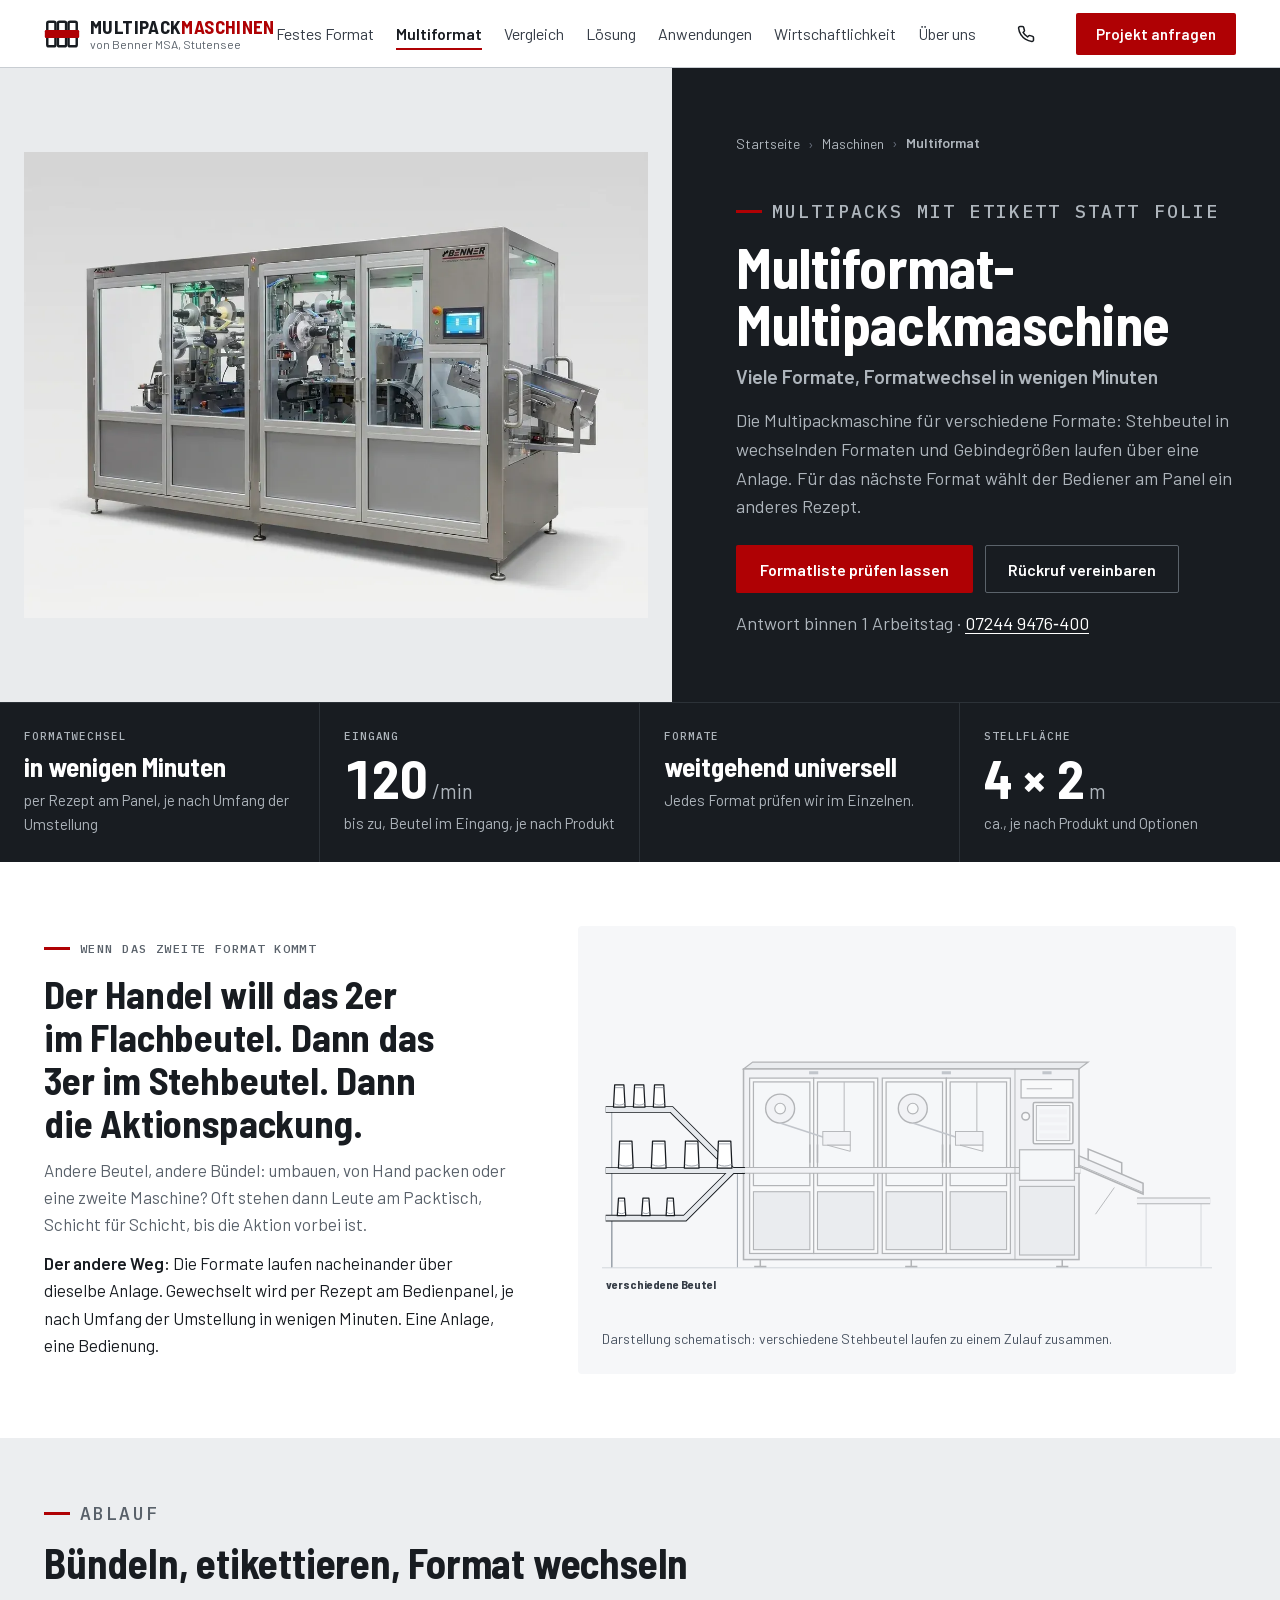
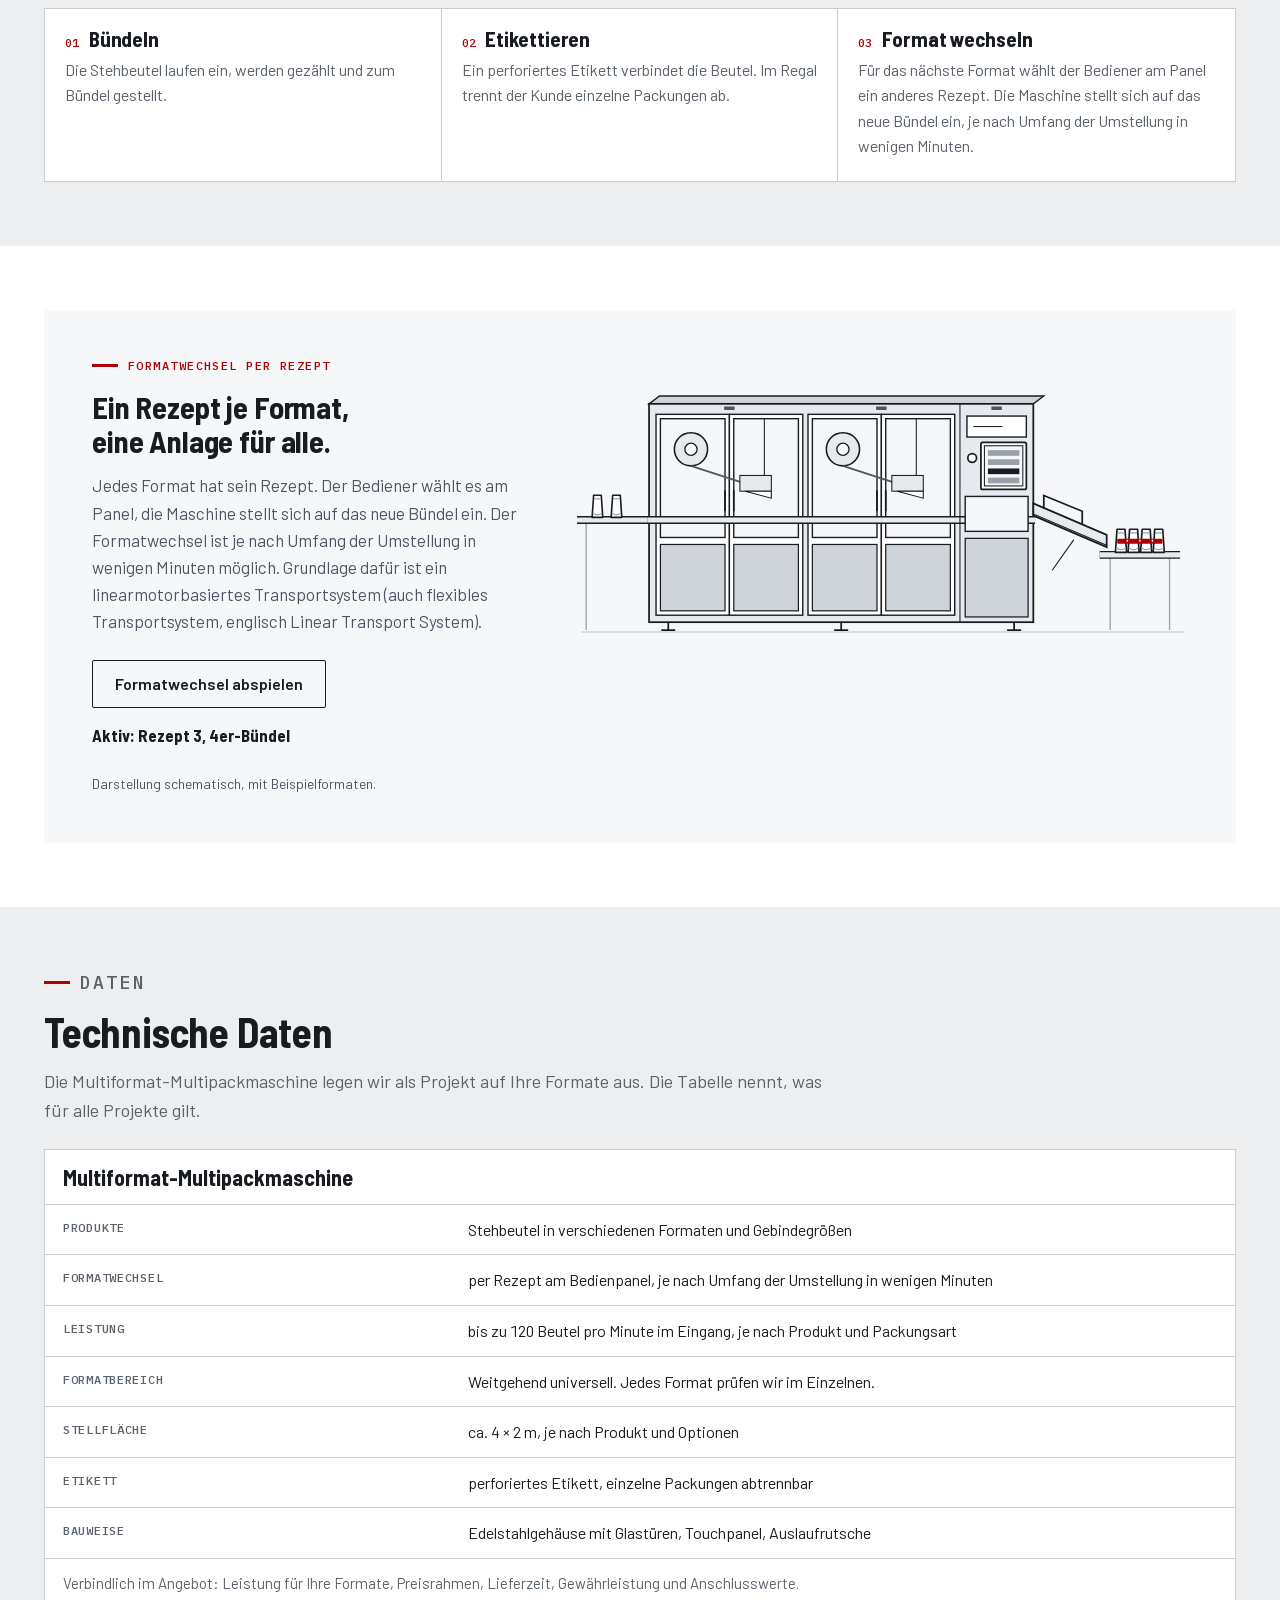
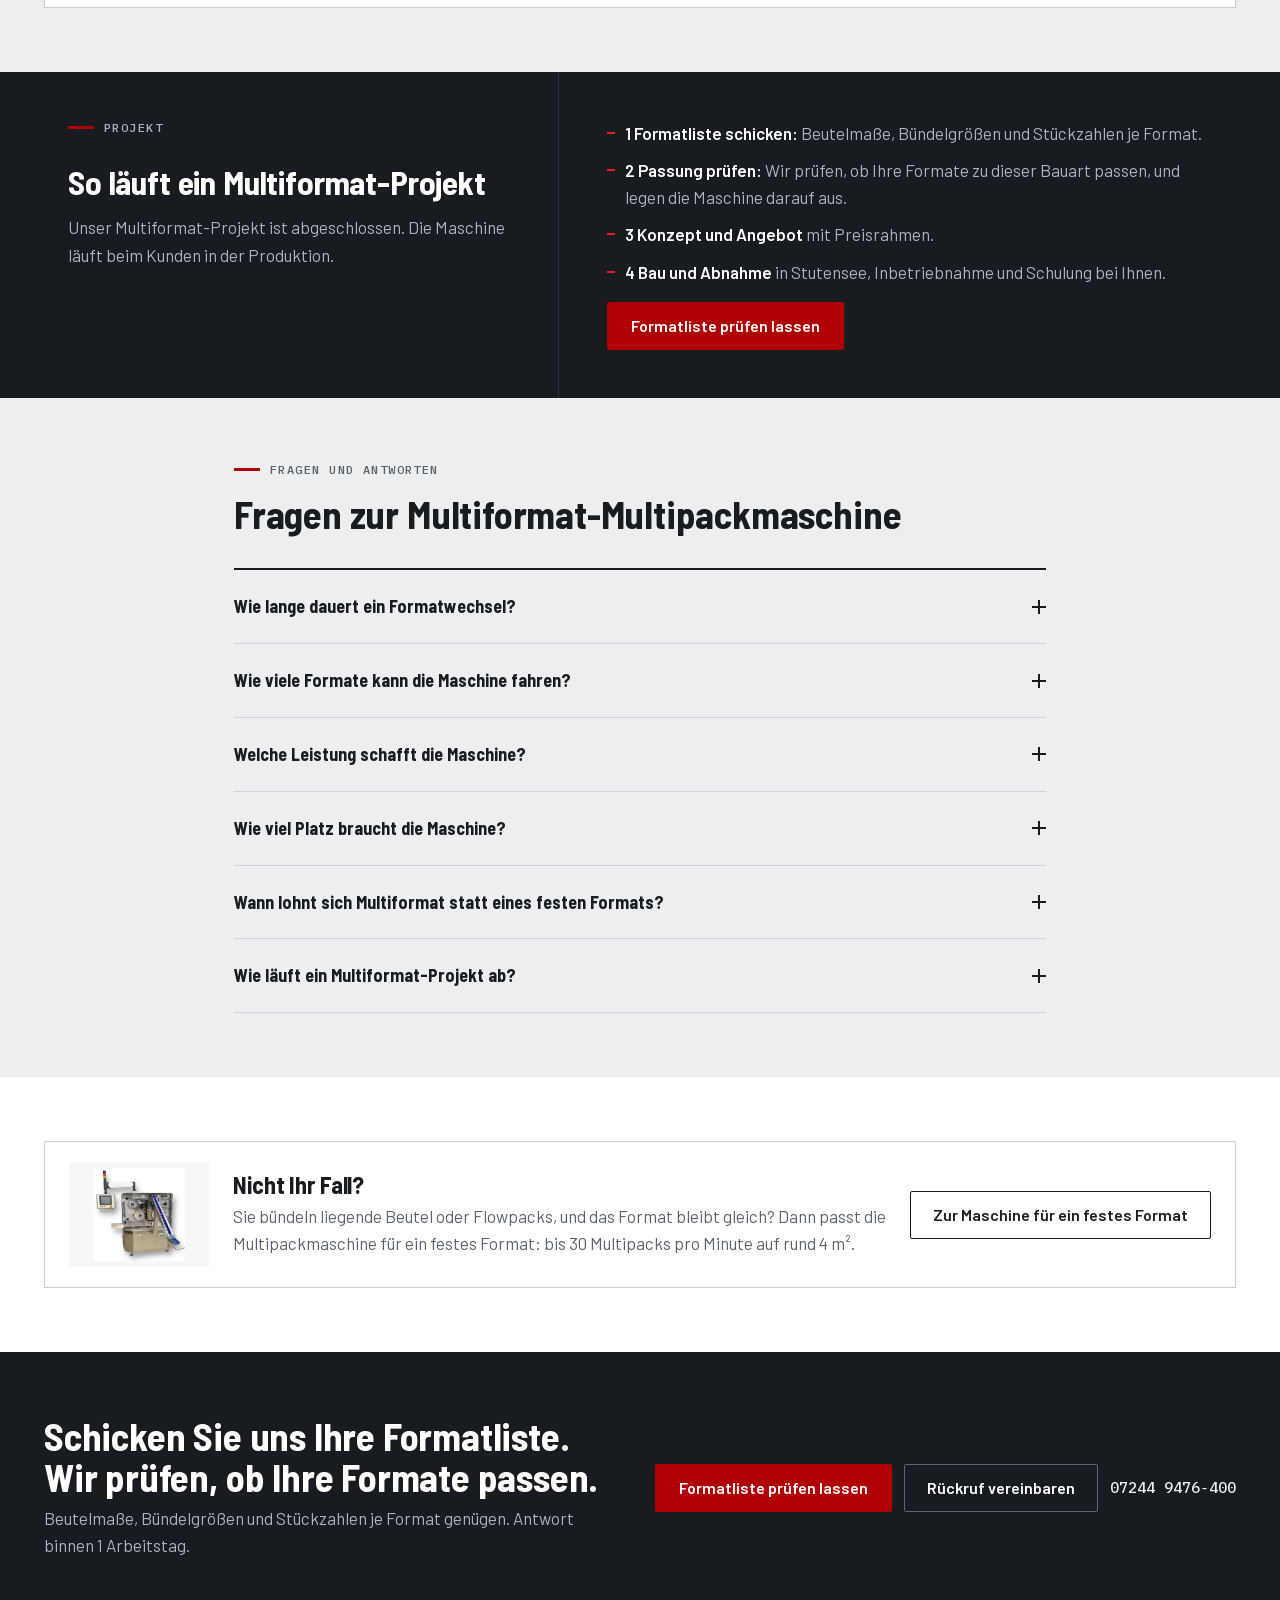
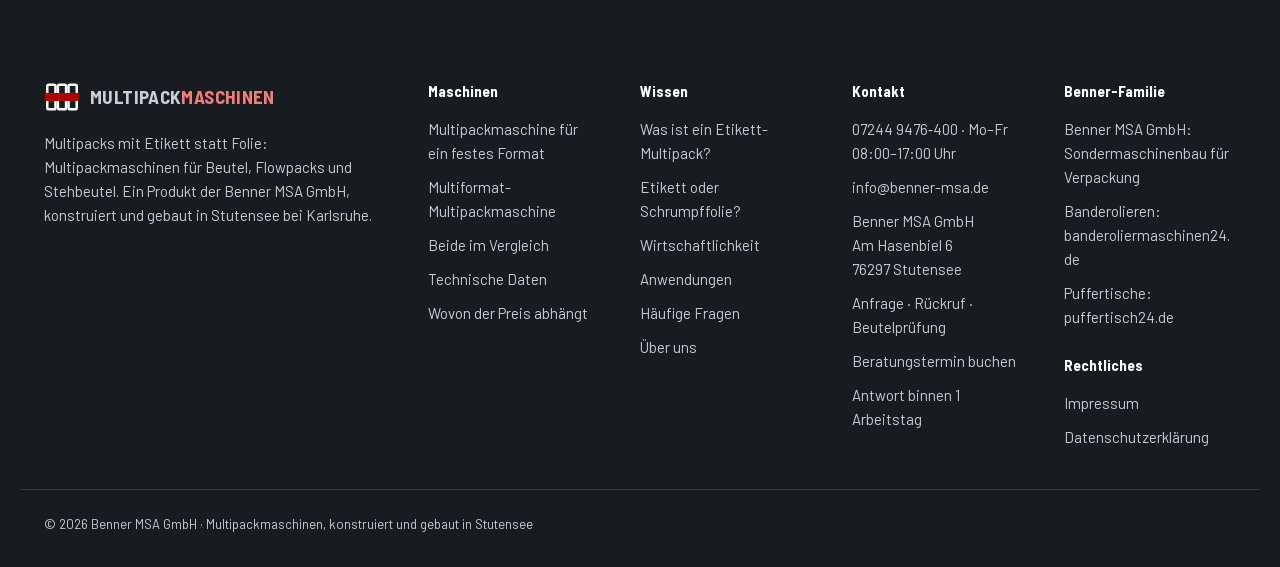
<file: multiformat-multipackmaschine.html>
<!DOCTYPE html>
<html lang="de">
<head>
<meta charset="UTF-8">
<meta name="viewport" content="width=device-width, initial-scale=1">
<meta name="format-detection" content="telephone=no">
<title>Multiformat-Multipackmaschine für viele Formate | Benner MSA</title>
<meta name="description" content="Multipackmaschine für verschiedene Formate: Stehbeutel mit Etikett bündeln, linearmotorbasiertes Transportsystem, Formatwechsel in wenigen Minuten.">
<link rel="canonical" href="https://multipackmaschinen.de/multiformat-multipackmaschine">
<meta property="og:title" content="Multiformat-Multipackmaschine für viele Formate | Benner MSA">
<meta property="og:description" content="Viele Formate, Formatwechsel in wenigen Minuten: Stehbeutel in wechselnden Gebindegrößen auf einer Multipackmaschine mit Etikett.">
<meta property="og:type" content="website">
<meta property="og:url" content="https://multipackmaschinen.de/multiformat-multipackmaschine">
<meta property="og:image" content="https://multipackmaschinen.de/assets/og/og-multi.png">
<meta property="og:image:type" content="image/png">
<meta property="og:image:width" content="1200">
<meta property="og:image:height" content="630">
<meta property="og:image:alt" content="Multiformat-Multipackmaschine von Benner MSA mit Glastüren, Bedienpanel und Auslaufrutsche">
<meta property="og:locale" content="de_DE">
<meta property="og:site_name" content="multipackmaschinen.de">
<meta name="twitter:card" content="summary_large_image">
<meta name="twitter:title" content="Multiformat-Multipackmaschine für viele Formate | Benner MSA">
<meta name="twitter:description" content="Viele Formate, Formatwechsel in wenigen Minuten: Stehbeutel in wechselnden Gebindegrößen auf einer Multipackmaschine mit Etikett.">
<meta name="twitter:image" content="https://multipackmaschinen.de/assets/og/og-multi.png">
<script type="application/ld+json">
{
  "@context": "https://schema.org",
  "@graph": [
    {
      "@type": "BreadcrumbList",
      "itemListElement": [
        { "@type": "ListItem", "position": 1, "name": "Startseite", "item": "https://multipackmaschinen.de/" },
        { "@type": "ListItem", "position": 2, "name": "Maschinen", "item": "https://multipackmaschinen.de/maschinen" },
        { "@type": "ListItem", "position": 3, "name": "Multiformat-Multipackmaschine", "item": "https://multipackmaschinen.de/multiformat-multipackmaschine" }
      ]
    },
    {
      "@type": "FAQPage",
      "mainEntity": [
        { "@type": "Question", "name": "Wie lange dauert ein Formatwechsel?", "acceptedAnswer": { "@type": "Answer", "text": "Je nach Umfang der Umstellung in wenigen Minuten. Der Bediener wählt am Panel das Rezept des neuen Formats, die Maschine stellt sich auf das neue Bündel ein." } },
        { "@type": "Question", "name": "Wie viele Formate kann die Maschine fahren?", "acceptedAnswer": { "@type": "Answer", "text": "Weitgehend universell. Jedes Format prüfen wir im Einzelnen. Schicken Sie uns Ihre Formatliste, wir prüfen, ob Ihre Formate passen." } },
        { "@type": "Question", "name": "Welche Leistung schafft die Maschine?", "acceptedAnswer": { "@type": "Answer", "text": "Bis zu 120 Beutel pro Minute im Eingang, je nach Produkt und Packungsart." } },
        { "@type": "Question", "name": "Wie viel Platz braucht die Maschine?", "acceptedAnswer": { "@type": "Answer", "text": "Ca. 4 × 2 m, je nach Produkt und Optionen." } },
        { "@type": "Question", "name": "Wann lohnt sich Multiformat statt eines festen Formats?", "acceptedAnswer": { "@type": "Answer", "text": "Wenn Sie Stehbeutel in mehreren Formaten fahren oder das Format oft wechseln. Zwei Formate heißen nicht automatisch Multiformat: Entscheidend ist, wie oft und wie schnell Sie wechseln müssen. Wir rechnen beide Wege an Ihrer Formatliste durch." } },
        { "@type": "Question", "name": "Wie läuft ein Multiformat-Projekt ab?", "acceptedAnswer": { "@type": "Answer", "text": "Sie schicken uns Ihre Formatliste mit Beutelmaßen, Bündelgrößen und Stückzahlen. Wir prüfen, ob die Formate zu dieser Bauart passen, legen die Maschine darauf aus und schicken Ihnen Konzept und Angebot mit Preisrahmen. Gebaut und abgenommen wird in Stutensee, in Betrieb genommen bei Ihnen." } }
      ]
    }
  ]
}
</script>
<link rel="icon" type="image/x-icon" href="assets/favicon.ico">
<link rel="icon" type="image/svg+xml" href="assets/favicon.svg">
<link rel="apple-touch-icon" href="assets/apple-touch-icon.png">
<link rel="preload" href="assets/fonts/barlow-semi-condensed-700-latin.woff2" as="font" type="font/woff2" crossorigin>
<link rel="preload" href="assets/fonts/barlow-400-latin.woff2" as="font" type="font/woff2" crossorigin>
<link rel="stylesheet" href="assets/style.css?v=20261113d">
<script defer src="https://stats.multipackmaschinen.de/script.js" data-website-id="f6ae71aa-5e69-43bb-a00f-7aee170f3cc0" data-domains="multipackmaschinen.de,www.multipackmaschinen.de"></script>
</head>
<body>
<!--SVG:defs-->
<svg class="sprite" width="0" height="0" aria-hidden="true" focusable="false"><defs><g id="fmt0"><path class="bag" d="M-21.8 0L-20.3 -30H-9.7L-8.2 0Z"/><path class="seam" d="M-19.9 -26.5H-10.1"/><path class="seam" d="M-21.1 -4.5Q-15 -.5 -8.9 -4.5"/><path class="bag" d="M-6.8 0L-5.3 -30H5.3L6.8 0Z"/><path class="seam" d="M-4.9 -26.5H4.9"/><path class="seam" d="M-6.1 -4.5Q0 -.5 6.1 -4.5"/><path class="bag" d="M8.2 0L9.7 -30H20.3L21.8 0Z"/><path class="seam" d="M10.1 -26.5H19.9"/><path class="seam" d="M8.9 -4.5Q15 -.5 21.1 -4.5"/><rect class="lbl" x="-19.5" y="-17.7" width="39" height="6.6" rx="1"/><path class="perf" d="M-7.5 -16.7V-12.1"/><path class="perf" d="M7.5 -16.7V-12.1"/></g><g id="fmt1"><path class="bag" d="M-17 0L-16.5 -33Q-9 -37 -1.5 -33L-1 0Z"/><path class="seam" d="M-15 -31H-3"/><path class="bag" d="M1 0L1.5 -33Q9 -37 16.5 -33L17 0Z"/><path class="seam" d="M3 -31H15"/><rect class="lbl" x="-14.4" y="-21.24" width="28.8" height="7.92" rx="1"/><path class="perf" d="M0 -20.24V-14.32"/></g><g id="fmt2"><path class="bag" d="M-23.3 0L-21.8 -24H-14.2L-12.7 0Z"/><path class="seam" d="M-21.4 -20.5H-14.6"/><path class="seam" d="M-22.6 -4.5Q-18 -.5 -13.4 -4.5"/><path class="bag" d="M-11.3 0L-9.8 -24H-2.2L-0.7 0Z"/><path class="seam" d="M-9.4 -20.5H-2.6"/><path class="seam" d="M-10.6 -4.5Q-6 -.5 -1.4 -4.5"/><path class="bag" d="M0.7 0L2.2 -24H9.8L11.3 0Z"/><path class="seam" d="M2.6 -20.5H9.4"/><path class="seam" d="M1.4 -4.5Q6 -.5 10.6 -4.5"/><path class="bag" d="M12.7 0L14.2 -24H21.8L23.3 0Z"/><path class="seam" d="M14.6 -20.5H21.4"/><path class="seam" d="M13.4 -4.5Q18 -.5 22.6 -4.5"/><rect class="lbl" x="-21.6" y="-14.16" width="43.2" height="5.28" rx="1"/><path class="perf" d="M-12 -13.16V-9.88"/><path class="perf" d="M0 -13.16V-9.88"/><path class="perf" d="M12 -13.16V-9.88"/></g><g id="fmt3"><path class="bag" d="M-18.5 0L-18 -31Q-13 -35 -8 -31L-7.5 0Z"/><path class="seam" d="M-16.5 -29H-9.5"/><path class="bag" d="M-5.5 0L-5 -31Q0 -35 5 -31L5.5 0Z"/><path class="seam" d="M-3.5 -29H3.5"/><path class="bag" d="M7.5 0L8 -31Q13 -35 18 -31L18.5 0Z"/><path class="seam" d="M9.5 -29H16.5"/><rect class="lbl" x="-16.9" y="-20.06" width="33.8" height="7.48" rx="1"/><path class="perf" d="M-6.5 -19.06V-13.58"/><path class="perf" d="M6.5 -19.06V-13.58"/></g><g id="fmt4"><path class="bag" d="M-15.3 0L-13.8 -26H-2.2L-0.7 0Z"/><path class="seam" d="M-13.4 -22.5H-2.6"/><path class="seam" d="M-14.6 -4.5Q-8 -.5 -1.4 -4.5"/><path class="bag" d="M0.7 0L2.2 -26H13.8L15.3 0Z"/><path class="seam" d="M2.6 -22.5H13.4"/><path class="seam" d="M1.4 -4.5Q8 -.5 14.6 -4.5"/><rect class="lbl" x="-12.8" y="-15.34" width="25.6" height="5.72" rx="1"/><path class="perf" d="M0 -14.34V-10.62"/></g><g id="fmt5"><path class="bag" d="M-24 0L-23.5 -19Q-20 -23 -16.5 -19L-16 0Z"/><path class="seam" d="M-22 -17H-18"/><path class="bag" d="M-14 0L-13.5 -19Q-10 -23 -6.5 -19L-6 0Z"/><path class="seam" d="M-12 -17H-8"/><path class="bag" d="M-4 0L-3.5 -19Q0 -23 3.5 -19L4 0Z"/><path class="seam" d="M-2 -17H2"/><path class="bag" d="M6 0L6.5 -19Q10 -23 13.5 -19L14 0Z"/><path class="seam" d="M8 -17H12"/><path class="bag" d="M16 0L16.5 -19Q20 -23 23.5 -19L24 0Z"/><path class="seam" d="M18 -17H22"/><rect class="lbl" x="-23" y="-13.06" width="46" height="5" rx="1"/><path class="perf" d="M-15 -12.06V-9.06"/><path class="perf" d="M-5 -12.06V-9.06"/><path class="perf" d="M5 -12.06V-9.06"/><path class="perf" d="M15 -12.06V-9.06"/></g><g id="fmt6"><path class="bag" d="M-23.3 0L-21.8 -22H-10.2L-8.7 0Z"/><path class="seam" d="M-21.4 -18.5H-10.6"/><path class="seam" d="M-22.6 -4.5Q-16 -.5 -9.4 -4.5"/><path class="bag" d="M-7.3 0L-5.8 -22H5.8L7.3 0Z"/><path class="seam" d="M-5.4 -18.5H5.4"/><path class="seam" d="M-6.6 -4.5Q0 -.5 6.6 -4.5"/><path class="bag" d="M8.7 0L10.2 -22H21.8L23.3 0Z"/><path class="seam" d="M10.6 -18.5H21.4"/><path class="seam" d="M9.4 -4.5Q16 -.5 22.6 -4.5"/><rect class="lbl" x="-20.8" y="-13.06" width="41.6" height="5" rx="1"/><path class="perf" d="M-8 -12.06V-9.06"/><path class="perf" d="M8 -12.06V-9.06"/></g><g id="fmt7"><path class="bag" d="M-25 0L-24.5 -27Q-19.5 -31 -14.5 -27L-14 0Z"/><path class="seam" d="M-23 -25H-16"/><path class="bag" d="M-12 0L-11.5 -27Q-6.5 -31 -1.5 -27L-1 0Z"/><path class="seam" d="M-10 -25H-3"/><path class="bag" d="M1 0L1.5 -27Q6.5 -31 11.5 -27L12 0Z"/><path class="seam" d="M3 -25H10"/><path class="bag" d="M14 0L14.5 -27Q19.5 -31 24.5 -27L25 0Z"/><path class="seam" d="M16 -25H23"/><rect class="lbl" x="-23.4" y="-17.7" width="46.8" height="6.6" rx="1"/><path class="perf" d="M-13 -16.7V-12.1"/><path class="perf" d="M0 -16.7V-12.1"/><path class="perf" d="M13 -16.7V-12.1"/></g><g id="fmt8"><path class="bag" d="M-19.3 0L-17.8 -30H-2.2L-0.7 0Z"/><path class="seam" d="M-17.4 -26.5H-2.6"/><path class="seam" d="M-18.6 -4.5Q-10 -.5 -1.4 -4.5"/><path class="bag" d="M0.7 0L2.2 -30H17.8L19.3 0Z"/><path class="seam" d="M2.6 -26.5H17.4"/><path class="seam" d="M1.4 -4.5Q10 -.5 18.6 -4.5"/><rect class="lbl" x="-16" y="-17.7" width="32" height="6.6" rx="1"/><path class="perf" d="M0 -16.7V-12.1"/></g><g id="fmt9"><path class="bag" d="M-26 0L-25.5 -17Q-22.5 -21 -19.5 -17L-19 0Z"/><path class="seam" d="M-24 -15H-21"/><path class="bag" d="M-17 0L-16.5 -17Q-13.5 -21 -10.5 -17L-10 0Z"/><path class="seam" d="M-15 -15H-12"/><path class="bag" d="M-8 0L-7.5 -17Q-4.5 -21 -1.5 -17L-1 0Z"/><path class="seam" d="M-6 -15H-3"/><path class="bag" d="M1 0L1.5 -17Q4.5 -21 7.5 -17L8 0Z"/><path class="seam" d="M3 -15H6"/><path class="bag" d="M10 0L10.5 -17Q13.5 -21 16.5 -17L17 0Z"/><path class="seam" d="M12 -15H15"/><path class="bag" d="M19 0L19.5 -17Q22.5 -21 25.5 -17L26 0Z"/><path class="seam" d="M21 -15H24"/><rect class="lbl" x="-25.2" y="-12.1" width="50.4" height="5" rx="1"/><path class="perf" d="M-18 -11.1V-8.1"/><path class="perf" d="M-9 -11.1V-8.1"/><path class="perf" d="M0 -11.1V-8.1"/><path class="perf" d="M9 -11.1V-8.1"/><path class="perf" d="M18 -11.1V-8.1"/></g><g id="sb0"><path class="bag" d="M-9.3 0L-7.8 -34H7.8L9.3 0Z"/><path class="seam" d="M-7.4 -30.5H7.4"/><path class="seam" d="M-8.6 -4.5Q0 -.5 8.6 -4.5"/></g><g id="mb0"><path class="bag" d="M-19.3 0L-17.8 -34H-2.2L-0.7 0Z"/><path class="seam" d="M-17.4 -30.5H-2.6"/><path class="seam" d="M-18.6 -4.5Q-10 -.5 -1.4 -4.5"/><path class="bag" d="M0.7 0L2.2 -34H17.8L19.3 0Z"/><path class="seam" d="M2.6 -30.5H17.4"/><path class="seam" d="M1.4 -4.5Q10 -.5 18.6 -4.5"/><rect class="lbl" x="-16" y="-20.06" width="32" height="7.48" rx="1"/><path class="perf" d="M0 -19.06V-13.58"/></g><g id="sb1"><path class="bag" d="M-7.3 0L-5.8 -28H5.8L7.3 0Z"/><path class="seam" d="M-5.4 -24.5H5.4"/><path class="seam" d="M-6.6 -4.5Q0 -.5 6.6 -4.5"/></g><g id="mb1"><path class="bag" d="M-23.3 0L-21.8 -28H-10.2L-8.7 0Z"/><path class="seam" d="M-21.4 -24.5H-10.6"/><path class="seam" d="M-22.6 -4.5Q-16 -.5 -9.4 -4.5"/><path class="bag" d="M-7.3 0L-5.8 -28H5.8L7.3 0Z"/><path class="seam" d="M-5.4 -24.5H5.4"/><path class="seam" d="M-6.6 -4.5Q0 -.5 6.6 -4.5"/><path class="bag" d="M8.7 0L10.2 -28H21.8L23.3 0Z"/><path class="seam" d="M10.6 -24.5H21.4"/><path class="seam" d="M9.4 -4.5Q16 -.5 22.6 -4.5"/><rect class="lbl" x="-20.8" y="-16.52" width="41.6" height="6.16" rx="1"/><path class="perf" d="M-8 -15.52V-11.36"/><path class="perf" d="M8 -15.52V-11.36"/></g><g id="sb2"><path class="bag" d="M-5.3 0L-3.8 -22H3.8L5.3 0Z"/><path class="seam" d="M-3.4 -18.5H3.4"/><path class="seam" d="M-4.6 -4.5Q0 -.5 4.6 -4.5"/></g><g id="mb2"><path class="bag" d="M-23.3 0L-21.8 -22H-14.2L-12.7 0Z"/><path class="seam" d="M-21.4 -18.5H-14.6"/><path class="seam" d="M-22.6 -4.5Q-18 -.5 -13.4 -4.5"/><path class="bag" d="M-11.3 0L-9.8 -22H-2.2L-0.7 0Z"/><path class="seam" d="M-9.4 -18.5H-2.6"/><path class="seam" d="M-10.6 -4.5Q-6 -.5 -1.4 -4.5"/><path class="bag" d="M0.7 0L2.2 -22H9.8L11.3 0Z"/><path class="seam" d="M2.6 -18.5H9.4"/><path class="seam" d="M1.4 -4.5Q6 -.5 10.6 -4.5"/><path class="bag" d="M12.7 0L14.2 -22H21.8L23.3 0Z"/><path class="seam" d="M14.6 -18.5H21.4"/><path class="seam" d="M13.4 -4.5Q18 -.5 22.6 -4.5"/><rect class="lbl" x="-21.6" y="-13.06" width="43.2" height="5" rx="1"/><path class="perf" d="M-12 -12.06V-9.06"/><path class="perf" d="M0 -12.06V-9.06"/><path class="perf" d="M12 -12.06V-9.06"/></g><g id="sb3"><path class="bag" d="M-6.3 0L-4.8 -30H4.8L6.3 0Z"/><path class="seam" d="M-4.4 -26.5H4.4"/><path class="seam" d="M-5.6 -4.5Q0 -.5 5.6 -4.5"/></g><g id="mb3"><path class="bag" d="M-20.3 0L-18.8 -30H-9.2L-7.7 0Z"/><path class="seam" d="M-18.4 -26.5H-9.6"/><path class="seam" d="M-19.6 -4.5Q-14 -.5 -8.4 -4.5"/><path class="bag" d="M-6.3 0L-4.8 -30H4.8L6.3 0Z"/><path class="seam" d="M-4.4 -26.5H4.4"/><path class="seam" d="M-5.6 -4.5Q0 -.5 5.6 -4.5"/><path class="bag" d="M7.7 0L9.2 -30H18.8L20.3 0Z"/><path class="seam" d="M9.6 -26.5H18.4"/><path class="seam" d="M8.4 -4.5Q14 -.5 19.6 -4.5"/><rect class="lbl" x="-18.2" y="-17.7" width="36.4" height="6.6" rx="1"/><path class="perf" d="M-7 -16.7V-12.1"/><path class="perf" d="M7 -16.7V-12.1"/></g><g id="em"><path class="m-line" d="M-38 0V-8M38 0V-8"/><rect class="m-steel" x="-46" y="-48" width="92" height="40" rx="2"/><path class="m-line thin" d="M-40 -28H-10M10 -28H40"/><rect class="m-glass" x="-46" y="-100" width="92" height="52" rx="2"/><path class="m-line thin" d="M0 -100V-48"/><circle class="m-roll" cx="-23" cy="-80" r="11"/><circle class="m-core" cx="-23" cy="-80" r="3.5"/><circle class="m-roll" cx="23" cy="-80" r="11"/><circle class="m-core" cx="23" cy="-80" r="3.5"/><path class="lbl-band" d="M-23 -69L-12 -55M23 -69L12 -55"/><path class="m-line" d="M-46 -52H-90"/><circle class="m-roll" cx="-84" cy="-49" r="2.5"/><circle class="m-roll" cx="-56" cy="-49" r="2.5"/><path class="m-steel" d="M58 -4L28 -112L38 -116L68 -8Z"/><rect class="bag" x="49" y="-34" width="10" height="7" rx="1.5" transform="rotate(-74 54 -30)"/><rect class="bag" x="41" y="-62" width="10" height="7" rx="1.5" transform="rotate(-74 46 -58)"/><rect class="bag" x="33" y="-90" width="10" height="7" rx="1.5" transform="rotate(-74 38 -86)"/><path class="m-line" d="M-40 -100V-114"/><rect class="sig1" x="-44" y="-134" width="8" height="7"/><rect class="sig2" x="-44" y="-127" width="8" height="7"/><rect class="sig3" x="-44" y="-120" width="8" height="6"/><path class="m-line thin" d="M-40 -108H-64V-98"/><rect class="m-glass" x="-80" y="-98" width="30" height="20" rx="1.5"/></g><g id="pt"><path class="m-line" d="M-44 -38H44M-38 -38V0M38 -38V0"/><circle class="m-body" cx="-17" cy="-78" r="8"/><path class="m-body" d="M-31 -40V-52Q-31 -64 -17 -64Q-3 -64 -3 -52V-40Z"/><circle class="m-body" cx="17" cy="-78" r="8"/><path class="m-body" d="M3 -40V-52Q3 -64 17 -64Q31 -64 31 -52V-40Z"/></g><g id="ub"><rect class="m-steel" x="-34" y="-34" width="56" height="34" rx="2"/><path class="m-line" d="M-34 -22H22M-16 -34V-42H4V-34"/><circle class="m-body" cx="26" cy="-62" r="17"/><path class="m-line" d="M26 -62V-73M26 -62L34 -57"/><path class="wrench" d="M-44 -44L-20 -68"/><circle class="m-body" cx="-15" cy="-73" r="9"/><path class="notch" d="M-15 -73L-7 -81"/></g><g id="nm"><g transform="scale(.82)"><path class="gh" d="M-38 0V-8M38 0V-8"/><rect class="gh" x="-46" y="-48" width="92" height="40" rx="2"/><path class="gh thin" d="M-40 -28H-10M10 -28H40"/><rect class="gh" x="-46" y="-100" width="92" height="52" rx="2"/><path class="gh thin" d="M0 -100V-48"/><circle class="gh" cx="-23" cy="-80" r="11"/><circle class="gh" cx="-23" cy="-80" r="3.5"/><circle class="gh" cx="23" cy="-80" r="11"/><circle class="gh" cx="23" cy="-80" r="3.5"/><path class="gh" d="M-46 -52H-90"/><circle class="gh" cx="-84" cy="-49" r="2.5"/><circle class="gh" cx="-56" cy="-49" r="2.5"/><path class="gh" d="M58 -4L28 -112L38 -116L68 -8Z"/><path class="gh" d="M-40 -100V-114"/><rect class="gh" x="-44" y="-134" width="8" height="7"/><rect class="gh" x="-44" y="-127" width="8" height="7"/><rect class="gh" x="-44" y="-120" width="8" height="6"/><path class="gh thin" d="M-40 -108H-64V-98"/><rect class="gh" x="-80" y="-98" width="30" height="20" rx="1.5"/></g><text class="q" x="0" y="-122" text-anchor="middle">?</text></g></defs></svg>
<!--/SVG:defs-->
<a class="skip" href="#inhalt">Zum Inhalt springen</a>
<!--P:header-->
<header class="hdr" id="siteHeader">
  <div class="container hdr-in">
    <a href="/" class="brand">
      <svg class="brand-mark" width="36" height="36" viewBox="0 0 44 44" fill="none" aria-hidden="true"><rect x="4" y="7" width="10" height="30" rx="2" stroke="#181C21" stroke-width="3"/><rect x="17" y="7" width="10" height="30" rx="2" stroke="#181C21" stroke-width="3"/><rect x="30" y="7" width="10" height="30" rx="2" stroke="#181C21" stroke-width="3"/><rect x="1" y="17" width="42" height="10" rx="1.5" fill="#AF0104"/></svg>
      <span class="brand-text"><span class="brand-name">MULTIPACK<span class="brand-red">MASCHINEN</span></span> <span class="brand-claim">von Benner MSA, Stutensee</span><span class="sr"> – Startseite</span></span>
    </a>
    <nav class="nav" aria-label="Hauptnavigation">
      <ul class="nav-links">
        <li><a href="/etikett-multipackmaschine">Festes Format</a></li>
        <li><a href="/multiformat-multipackmaschine" aria-current="page">Multiformat</a></li>
        <li><a href="/maschinen">Vergleich</a></li>
        <li><a href="/loesung">Lösung</a></li>
        <li><a href="/anwendungen">Anwendungen</a></li>
        <li><a href="/kostenrechner">Wirtschaftlichkeit</a></li>
        <li><a href="/ueber-uns">Über uns</a></li>
      </ul>
      <a class="tel" href="tel:+4972449476400" aria-label="Anrufen: 07244 9476-400"><svg width="18" height="18" viewBox="0 0 24 24" fill="none" stroke="currentColor" stroke-width="2" stroke-linecap="round" stroke-linejoin="round" aria-hidden="true"><path d="M22 16.92v3a2 2 0 0 1-2.18 2 19.79 19.79 0 0 1-8.63-3.07 19.5 19.5 0 0 1-6-6 19.79 19.79 0 0 1-3.07-8.67A2 2 0 0 1 4.11 2h3a2 2 0 0 1 2 1.72c.13.96.36 1.9.7 2.81a2 2 0 0 1-.45 2.11L8.09 9.91a16 16 0 0 0 6 6l1.27-1.27a2 2 0 0 1 2.11-.45c.91.34 1.85.57 2.81.7A2 2 0 0 1 22 16.92z"/></svg><span class="tel-n">07244 9476-400</span></a>
      <a class="btn btn-primary btn-sm" href="/kontakt?art=anfrage&amp;maschine=multiformat&amp;quelle=multiformat#anfrage"><span class="lg-only">Projekt anfragen</span><span class="sm-only">Anfragen</span></a>
      <details class="mnav">
        <summary><span class="sr">Menü</span><span class="burger" aria-hidden="true"><i></i><i></i><i></i></span></summary>
        <ul>
          <li><a href="/etikett-multipackmaschine">Festes Format</a></li>
          <li><a href="/multiformat-multipackmaschine" aria-current="page">Multiformat</a></li>
          <li><a href="/maschinen">Vergleich</a></li>
          <li><a href="/loesung">Lösung</a></li>
          <li><a href="/anwendungen">Anwendungen</a></li>
          <li><a href="/kostenrechner">Wirtschaftlichkeit</a></li>
          <li><a href="/ueber-uns">Über uns</a></li>
          <li><a href="/faq">Häufige Fragen</a></li>
          <li class="mnav-sep"><a href="/kontakt">Kontakt &amp; Anfrage</a></li>
          <li><a href="/kontakt?art=muster&amp;quelle=menue#anfrage">Beutel prüfen lassen</a></li>
          <li><a href="https://meet.brevo.com/benner-msa/beratungstermin" rel="noopener">Beratungstermin buchen</a></li>
          <li><a href="tel:+4972449476400">Anrufen: 07244&nbsp;9476&#8209;400 · Mo–Fr 08:00–17:00 Uhr</a></li>
        </ul>
      </details>
    </nav>
  </div>
</header>
<!--/P:header-->

<main id="inhalt" tabindex="-1">

<section class="pkopf" aria-labelledby="h-kopf">
  <div class="fig hell">
    <img src="assets/images/multiformat-maschine-1200.webp" srcset="assets/images/multiformat-maschine-600.webp 600w, assets/images/multiformat-maschine-1200.webp 1200w" sizes="(min-width: 900px) 52vw, 100vw" width="1200" height="896" fetchpriority="high" decoding="async" alt="Multiformat-Multipackmaschine von Benner MSA mit Glastüren, Etikettierern, Touchpanel und Auslaufrutsche">
  </div>
  <div class="p-txt">
    <nav class="bc" aria-label="Brotkrumen"><ol class="crumbs"><li><a href="/">Startseite</a></li><li><a href="/maschinen">Maschinen</a></li><li><span aria-current="page">Multiformat</span></li></ol></nav>
    <p class="eyebrow">Multipacks mit Etikett statt Folie</p>
    <h1 id="h-kopf">Multiformat-Multipackmaschine<small>Viele Formate, Formatwechsel in wenigen Minuten</small></h1>
    <p>Die Multipackmaschine für verschiedene Formate: Stehbeutel in wechselnden Formaten und Gebindegrößen laufen über eine Anlage. Für das nächste Format wählt der Bediener am Panel ein anderes Rezept.</p>
    <div class="cta-row">
      <a class="btn btn-primary" href="/kontakt?art=anfrage&amp;maschine=multiformat&amp;formate=4-10&amp;quelle=multiformat#anfrage">Formatliste prüfen lassen</a>
      <a class="btn btn-ghost" href="/kontakt?art=rueckruf&amp;maschine=multiformat&amp;quelle=multiformat#anfrage">Rückruf vereinbaren</a>
    </div>
    <p class="micro">Antwort binnen 1 Arbeitstag · <a href="tel:+4972449476400">07244&nbsp;9476&#8209;400</a></p>
  </div>
</section>
<div class="zahlen" aria-label="Kennzahlen">
  <div class="zahl"><div class="l">Formatwechsel</div><div class="v v-txt">in wenigen Minuten</div><div class="u">per Rezept am Panel, je nach Umfang der Umstellung</div></div>
  <div class="zahl"><div class="l">Eingang</div><div class="v">120<small>/min</small></div><div class="u">bis zu, Beutel im Eingang, je nach Produkt</div></div>
  <div class="zahl"><div class="l">Formate</div><div class="v v-txt">weitgehend universell</div><div class="u">Jedes Format prüfen wir im Einzelnen.</div></div>
  <div class="zahl"><div class="l">Stellfläche</div><div class="v">4 × 2<small>m</small></div><div class="u">ca., je nach Produkt und Optionen</div></div>
</div>

<section class="abschnitt papier" id="zweites-format" aria-labelledby="h-frage">
  <span id="frage"></span>
  <div class="container split split-5-7">
    <div>
      <p class="eyebrow">Wenn das zweite Format kommt</p>
      <h2 id="h-frage" style="font-size:clamp(1.75rem,3vw,2.5rem)">Der Handel will das 2er im Flachbeutel. Dann das 3er im Stehbeutel. Dann die Aktionspackung.</h2>
      <p style="color:var(--mute);margin-top:12px">Andere Beutel, andere Bündel: umbauen, von Hand packen oder eine zweite Maschine? Oft stehen dann Leute am Packtisch, Schicht für Schicht, bis die Aktion vorbei ist.</p>
      <p style="margin-top:12px"><b>Der andere Weg:</b> Die Formate laufen nacheinander über dieselbe Anlage. Gewechselt wird per Rezept am Bedienpanel, je nach Umfang der Umstellung in wenigen Minuten. Eine Anlage, eine Bedienung.</p>
    </div>
    <figure class="step-figure" style="margin:0">
<svg class="scene scene-wide" viewBox="0 0 1000 600" focusable="false" role="img" aria-label="Drei Zuführbänder mit verschiedenen Stehbeuteln laufen wie ein Trichter zu einem Zulauf zusammen, der in eine Maschine führt"><g opacity="1"><path class="floor" d="M0 521H1000"/><path class="leg" d="M16 265.5V520"/><path class="leg" d="M16 365.5V520"/><path class="leg" d="M16 443.5V520"/><path class="leg" d="M222 365.5V520"/><path class="lane-o" stroke-width="11" d="M6 261.5L114 261.5L214 361.5L234 361.5"/><path class="lane-o" stroke-width="11" d="M6 361.5L234 361.5"/><path class="lane-o" stroke-width="11" d="M6 439.5L136 439.5L214 361.5L234 361.5"/><path class="lane-i" stroke-width="8" d="M6 261.5L114 261.5L214 361.5L234 361.5"/><path class="lane-i" stroke-width="8" d="M6 361.5L234 361.5"/><path class="lane-i" stroke-width="8" d="M6 439.5L136 439.5L214 361.5L234 361.5"/><text class="svg-lbl" x="6" y="556" font-size="20">verschiedene Beutel</text></g><g transform="translate(232 520) scale(1.25)" opacity="0.3"><path class="m-line" d="M22 -10V-1M15 -1H29"/><path class="m-line" d="M220 -10V-1M213 -1H227"/><path class="m-line" d="M418 -10V-1M411 -1H425"/><path class="m-roof" d="M0 -260L12 -269H452L440 -260Z"/><rect class="m-steel" x="0" y="-260" width="440" height="250"/><rect class="m-lamp" x="86" y="-257" width="12" height="4"/><rect class="m-lamp" x="260" y="-257" width="12" height="4"/><rect class="m-lamp" x="392" y="-257" width="12" height="4"/><rect class="m-door" x="8" y="-248" width="84" height="230"/><rect class="m-glass" x="13" y="-243" width="74" height="136"/><rect class="m-panel" x="13" y="-99" width="74" height="76"/><rect class="m-door" x="92" y="-248" width="84" height="230"/><rect class="m-glass" x="97" y="-243" width="74" height="136"/><rect class="m-panel" x="97" y="-99" width="74" height="76"/><rect class="m-door" x="182" y="-248" width="84" height="230"/><rect class="m-glass" x="187" y="-243" width="74" height="136"/><rect class="m-panel" x="187" y="-99" width="74" height="76"/><rect class="m-door" x="266" y="-248" width="84" height="230"/><rect class="m-glass" x="271" y="-243" width="74" height="136"/><rect class="m-panel" x="271" y="-99" width="74" height="76"/><path class="m-line" d="M87 -160V-138M97 -160V-138"/><path class="m-line" d="M261 -160V-138M271 -160V-138"/><path class="m-line thin" d="M132 -178V-242"/><circle class="m-wick" cx="48" cy="-208" r="19"/><circle class="m-roll" cx="48" cy="-208" r="7"/><path class="m-band" d="M48 -189L106 -170"/><rect class="m-steel thin" x="104" y="-178" width="36" height="18"/><path class="m-body thin" d="M110 -160H140V-152Z"/><path class="m-line thin" d="M306 -178V-242"/><circle class="m-wick" cx="222" cy="-208" r="19"/><circle class="m-roll" cx="222" cy="-208" r="7"/><path class="m-band" d="M222 -189L280 -170"/><rect class="m-steel thin" x="278" y="-178" width="36" height="18"/><path class="m-body thin" d="M284 -160H314V-152Z"/><path class="lane-o" stroke-width="9" d="M-2 -127L442 -127"/><path class="lane-i" stroke-width="6" d="M-2 -127L442 -127"/><path class="m-line thin" d="M356 -260V-10"/><rect class="m-door" x="364" y="-246" width="68" height="24"/><path class="m-line thin" d="M372 -234H404"/><circle class="m-body" cx="370" cy="-198" r="5"/><rect class="m-body" x="380" y="-216" width="52" height="54" rx="2"/><rect class="m-screen" x="384" y="-212" width="44" height="46"/><g class="slot" data-role="slot"><rect class="rz" x="388" y="-207" width="36" height="6.5"/></g><g class="slot" data-role="slot"><rect class="rz" x="388" y="-196.5" width="36" height="6.5"/></g><g class="slot" data-role="slot"><rect class="rz" x="388" y="-186" width="36" height="6.5"/></g><g class="slot" data-role="slot"><rect class="rz" x="388" y="-175.5" width="36" height="6.5"/></g><rect class="m-glass" x="362" y="-154" width="72" height="40"/><rect class="m-panel" x="362" y="-106" width="72" height="90"/><path class="m-steel" d="M440 -146L524 -110V-96L440 -132Z"/><path class="m-line thin" d="M440 -134L524 -98"/><path class="m-line" d="M452 -141V-155L496 -137V-123"/><path class="m-line thin" d="M486 -104L462 -70"/><path class="leg" d="M528 -84V-1M600 -84V-1"/><path class="lane-o" stroke-width="9" d="M516 -87L612 -87"/><path class="lane-i" stroke-width="6" d="M516 -87L612 -87"/><g opacity="0"><use href="#mb2" transform="translate(478 -119) rotate(23.2) scale(.78)"/><use href="#mb0" transform="translate(540 -90) scale(.85)"/><use href="#mb1" transform="translate(588 -90) scale(.85)"/></g></g><use href="#sb1" transform="translate(28.33 257.5) scale(1.3)"/><use href="#sb1" transform="translate(61 257.5) scale(1.3)"/><use href="#sb1" transform="translate(93.67 257.5) scale(1.3)"/><use href="#sb0" transform="translate(39 357.5) scale(1.3)"/><use href="#sb0" transform="translate(93 357.5) scale(1.3)"/><use href="#sb0" transform="translate(147 357.5) scale(1.3)"/><use href="#sb0" transform="translate(201 357.5) scale(1.3)"/><use href="#sb2" transform="translate(32 435.5) scale(1.3)"/><use href="#sb2" transform="translate(72 435.5) scale(1.3)"/><use href="#sb2" transform="translate(112 435.5) scale(1.3)"/></svg><svg class="scene scene-narrow" viewBox="0 0 400 250" focusable="false" role="img" aria-label="Drei Zuführbänder mit verschiedenen Stehbeuteln laufen wie ein Trichter zu einem Zulauf zusammen, der in eine Maschine führt"><g opacity="1"><path class="floor" d="M2 223H398"/><path class="leg" d="M14 125.2V222"/><path class="leg" d="M14 167.2V222"/><path class="leg" d="M14 199.2V222"/><path class="leg" d="M96 167.2V222"/><path class="lane-o" stroke-width="8" d="M4 122.7L46 122.7L88 164.7L102 164.7"/><path class="lane-o" stroke-width="8" d="M4 164.7L102 164.7"/><path class="lane-o" stroke-width="8" d="M4 196.7L56 196.7L88 164.7L102 164.7"/><path class="lane-i" stroke-width="5" d="M4 122.7L46 122.7L88 164.7L102 164.7"/><path class="lane-i" stroke-width="5" d="M4 164.7L102 164.7"/><path class="lane-i" stroke-width="5" d="M4 196.7L56 196.7L88 164.7L102 164.7"/><text class="svg-lbl" x="4" y="245" font-size="15">Ihre Formate</text></g><g transform="translate(100 222) scale(0.46)" opacity="0.3"><path class="m-line" d="M22 -10V-1M15 -1H29"/><path class="m-line" d="M220 -10V-1M213 -1H227"/><path class="m-line" d="M418 -10V-1M411 -1H425"/><path class="m-roof" d="M0 -260L12 -269H452L440 -260Z"/><rect class="m-steel" x="0" y="-260" width="440" height="250"/><rect class="m-lamp" x="86" y="-257" width="12" height="4"/><rect class="m-lamp" x="260" y="-257" width="12" height="4"/><rect class="m-lamp" x="392" y="-257" width="12" height="4"/><rect class="m-door" x="8" y="-248" width="84" height="230"/><rect class="m-glass" x="13" y="-243" width="74" height="136"/><rect class="m-panel" x="13" y="-99" width="74" height="76"/><rect class="m-door" x="92" y="-248" width="84" height="230"/><rect class="m-glass" x="97" y="-243" width="74" height="136"/><rect class="m-panel" x="97" y="-99" width="74" height="76"/><rect class="m-door" x="182" y="-248" width="84" height="230"/><rect class="m-glass" x="187" y="-243" width="74" height="136"/><rect class="m-panel" x="187" y="-99" width="74" height="76"/><rect class="m-door" x="266" y="-248" width="84" height="230"/><rect class="m-glass" x="271" y="-243" width="74" height="136"/><rect class="m-panel" x="271" y="-99" width="74" height="76"/><path class="m-line" d="M87 -160V-138M97 -160V-138"/><path class="m-line" d="M261 -160V-138M271 -160V-138"/><path class="m-line thin" d="M132 -178V-242"/><circle class="m-wick" cx="48" cy="-208" r="19"/><circle class="m-roll" cx="48" cy="-208" r="7"/><path class="m-band" d="M48 -189L106 -170"/><rect class="m-steel thin" x="104" y="-178" width="36" height="18"/><path class="m-body thin" d="M110 -160H140V-152Z"/><path class="m-line thin" d="M306 -178V-242"/><circle class="m-wick" cx="222" cy="-208" r="19"/><circle class="m-roll" cx="222" cy="-208" r="7"/><path class="m-band" d="M222 -189L280 -170"/><rect class="m-steel thin" x="278" y="-178" width="36" height="18"/><path class="m-body thin" d="M284 -160H314V-152Z"/><path class="lane-o" stroke-width="9" d="M-2 -127L442 -127"/><path class="lane-i" stroke-width="6" d="M-2 -127L442 -127"/><path class="m-line thin" d="M356 -260V-10"/><rect class="m-door" x="364" y="-246" width="68" height="24"/><path class="m-line thin" d="M372 -234H404"/><circle class="m-body" cx="370" cy="-198" r="5"/><rect class="m-body" x="380" y="-216" width="52" height="54" rx="2"/><rect class="m-screen" x="384" y="-212" width="44" height="46"/><g class="slot" data-role="slot"><rect class="rz" x="388" y="-207" width="36" height="6.5"/></g><g class="slot" data-role="slot"><rect class="rz" x="388" y="-196.5" width="36" height="6.5"/></g><g class="slot" data-role="slot"><rect class="rz" x="388" y="-186" width="36" height="6.5"/></g><g class="slot" data-role="slot"><rect class="rz" x="388" y="-175.5" width="36" height="6.5"/></g><rect class="m-glass" x="362" y="-154" width="72" height="40"/><rect class="m-panel" x="362" y="-106" width="72" height="90"/><path class="m-steel" d="M440 -146L524 -110V-96L440 -132Z"/><path class="m-line thin" d="M440 -134L524 -98"/><path class="m-line" d="M452 -141V-155L496 -137V-123"/><path class="m-line thin" d="M486 -104L462 -70"/><path class="leg" d="M528 -84V-1M600 -84V-1"/><path class="lane-o" stroke-width="9" d="M516 -87L612 -87"/><path class="lane-i" stroke-width="6" d="M516 -87L612 -87"/><g opacity="0"><use href="#mb2" transform="translate(478 -119) rotate(23.2) scale(.78)"/><use href="#mb0" transform="translate(540 -90) scale(.85)"/><use href="#mb1" transform="translate(588 -90) scale(.85)"/></g></g><use href="#sb1" transform="translate(18 120.2) scale(0.8)"/><use href="#sb1" transform="translate(34 120.2) scale(0.8)"/><use href="#sb0" transform="translate(24.33 162.2) scale(0.8)"/><use href="#sb0" transform="translate(53 162.2) scale(0.8)"/><use href="#sb0" transform="translate(81.67 162.2) scale(0.8)"/><use href="#sb2" transform="translate(20.5 194.2) scale(0.8)"/><use href="#sb2" transform="translate(41.5 194.2) scale(0.8)"/></svg>
      <figcaption class="micro">Darstellung schematisch: verschiedene Stehbeutel laufen zu einem Zulauf zusammen.</figcaption>
    </figure>
  </div>
</section>

<section class="abschnitt hell" id="ablauf" aria-labelledby="h-ablauf">
  <span id="funktion"></span>
  <div class="container">
    <div class="kopf2">
      <p class="eyebrow">Ablauf</p>
      <h2 id="h-ablauf">Bündeln, etikettieren, Format wechseln</h2>
    </div>
    <ol class="schritte">
      <li class="schritt"><div class="s-in"><h3><span>01</span>Bündeln</h3><p>Die Stehbeutel laufen ein, werden gezählt und zum Bündel gestellt.</p></div></li>
      <li class="schritt"><div class="s-in"><h3><span>02</span>Etikettieren</h3><p>Ein perforiertes Etikett verbindet die Beutel. Im Regal trennt der Kunde einzelne Packungen ab.</p></div></li>
      <li class="schritt"><div class="s-in"><h3><span>03</span>Format wechseln</h3><p>Für das nächste Format wählt der Bediener am Panel ein anderes Rezept. Die Maschine stellt sich auf das neue Bündel ein, je nach Umfang der Umstellung in wenigen Minuten.</p></div></li>
    </ol>
  </div>
</section>

<section class="abschnitt papier" id="formatwechsel-abschnitt" aria-labelledby="h-beweis">
  <div class="container">
    <div class="fw" id="formatwechsel">
      <div class="fw-head">
        <p class="eyebrow">Formatwechsel per Rezept</p>
        <h2 id="h-beweis" class="h-sub">Ein Rezept je Format, eine Anlage für alle.</h2>
        <p>Jedes Format hat sein Rezept. Der Bediener wählt es am Panel, die Maschine stellt sich auf das neue Bündel ein. Der Formatwechsel ist je nach Umfang der Umstellung in wenigen Minuten möglich. Grundlage dafür ist ein linearmotorbasiertes Transportsystem (auch flexibles Transportsystem, englisch Linear Transport System).</p>
      </div>
      <div class="fw-stage">
<svg class="stage-fw" viewBox="0 0 560 262" focusable="false" role="img" aria-label="Schema der Multiformat-Multipackmaschine: am Bedienpanel ist eines von mehreren Rezepten aktiv, am Zulauf stehen die passenden Stehbeutel, auf dem Auslaufband liegt das passende Bündel"><path class="floor" d="M4 251H556"/><g data-role="fw" data-n="2 3 4 3" transform="translate(66 250) scale(.8)"><path class="m-line" d="M22 -10V-1M15 -1H29"/><path class="m-line" d="M220 -10V-1M213 -1H227"/><path class="m-line" d="M418 -10V-1M411 -1H425"/><path class="leg" d="M-72 -124V-1"/><path class="lane-o" stroke-width="9" d="M-84 -127L4 -127"/><path class="lane-i" stroke-width="6" d="M-84 -127L4 -127"/><g class="inb" opacity="0"><use href="#sb0" transform="translate(-54.5 -130) scale(1.15)"/><use href="#sb0" transform="translate(-23.5 -130) scale(1.15)"/></g><g class="inb" opacity="0"><use href="#sb1" transform="translate(-56.8 -130) scale(1.15)"/><use href="#sb1" transform="translate(-30.4 -130) scale(1.15)"/></g><g class="inb" opacity="1"><use href="#sb2" transform="translate(-59.1 -130) scale(1.15)"/><use href="#sb2" transform="translate(-37.3 -130) scale(1.15)"/></g><g class="inb" opacity="0"><use href="#sb3" transform="translate(-57.95 -130) scale(1.15)"/><use href="#sb3" transform="translate(-33.85 -130) scale(1.15)"/></g><path class="m-roof" d="M0 -260L12 -269H452L440 -260Z"/><rect class="m-steel" x="0" y="-260" width="440" height="250"/><rect class="m-lamp" x="86" y="-257" width="12" height="4"/><rect class="m-lamp" x="260" y="-257" width="12" height="4"/><rect class="m-lamp" x="392" y="-257" width="12" height="4"/><rect class="m-door" x="8" y="-248" width="84" height="230"/><rect class="m-glass" x="13" y="-243" width="74" height="136"/><rect class="m-panel" x="13" y="-99" width="74" height="76"/><rect class="m-door" x="92" y="-248" width="84" height="230"/><rect class="m-glass" x="97" y="-243" width="74" height="136"/><rect class="m-panel" x="97" y="-99" width="74" height="76"/><rect class="m-door" x="182" y="-248" width="84" height="230"/><rect class="m-glass" x="187" y="-243" width="74" height="136"/><rect class="m-panel" x="187" y="-99" width="74" height="76"/><rect class="m-door" x="266" y="-248" width="84" height="230"/><rect class="m-glass" x="271" y="-243" width="74" height="136"/><rect class="m-panel" x="271" y="-99" width="74" height="76"/><path class="m-line" d="M87 -160V-138M97 -160V-138"/><path class="m-line" d="M261 -160V-138M271 -160V-138"/><path class="m-line thin" d="M132 -178V-242"/><circle class="m-wick" cx="48" cy="-208" r="19"/><circle class="m-roll" cx="48" cy="-208" r="7"/><path class="m-band" d="M48 -189L106 -170"/><rect class="m-steel thin" x="104" y="-178" width="36" height="18"/><path class="m-body thin" d="M110 -160H140V-152Z"/><path class="m-line thin" d="M306 -178V-242"/><circle class="m-wick" cx="222" cy="-208" r="19"/><circle class="m-roll" cx="222" cy="-208" r="7"/><path class="m-band" d="M222 -189L280 -170"/><rect class="m-steel thin" x="278" y="-178" width="36" height="18"/><path class="m-body thin" d="M284 -160H314V-152Z"/><path class="lane-o" stroke-width="9" d="M-2 -127L442 -127"/><path class="lane-i" stroke-width="6" d="M-2 -127L442 -127"/><path class="m-line thin" d="M356 -260V-10"/><rect class="m-door" x="364" y="-246" width="68" height="24"/><path class="m-line thin" d="M372 -234H404"/><circle class="m-body" cx="370" cy="-198" r="5"/><rect class="m-body" x="380" y="-216" width="52" height="54" rx="2"/><rect class="m-screen" x="384" y="-212" width="44" height="46"/><g class="slot lit" data-role="slot"><rect class="rz" x="388" y="-207" width="36" height="6.5"/></g><g class="slot lit" data-role="slot"><rect class="rz" x="388" y="-196.5" width="36" height="6.5"/></g><g class="slot lit on" data-role="slot"><rect class="rz" x="388" y="-186" width="36" height="6.5"/></g><g class="slot lit" data-role="slot"><rect class="rz" x="388" y="-175.5" width="36" height="6.5"/></g><rect class="m-glass" x="362" y="-154" width="72" height="40"/><rect class="m-panel" x="362" y="-106" width="72" height="90"/><path class="m-steel" d="M440 -146L524 -110V-96L440 -132Z"/><path class="m-line thin" d="M440 -134L524 -98"/><path class="m-line" d="M452 -141V-155L496 -137V-123"/><path class="m-line thin" d="M486 -104L462 -70"/><path class="leg" d="M528 -84V-1M596 -84V-1"/><path class="lane-o" stroke-width="9" d="M516 -87L608 -87"/><path class="lane-i" stroke-width="6" d="M516 -87L608 -87"/><use href="#mb0" class="out" opacity="0" transform="translate(562 -90) scale(1.2)"/><use href="#mb1" class="out" opacity="0" transform="translate(562 -90) scale(1.2)"/><use href="#mb2" class="out" opacity="1" transform="translate(562 -90) scale(1.2)"/><use href="#mb3" class="out" opacity="0" transform="translate(562 -90) scale(1.2)"/></g></svg>
      </div>
      <div class="fw-ctrl">
        <button class="btn btn-ghost" type="button" id="fw-btn" hidden>Formatwechsel abspielen</button>
        <p class="fw-cap" id="fw-cap" role="status" aria-live="polite">Aktiv: Rezept 3, 4er-Bündel</p>
      </div>
      <p class="note">Darstellung schematisch, mit Beispielformaten.</p>
    </div>
  </div>
</section>

<section class="abschnitt hell" id="technik" aria-labelledby="h-technik">
  <div class="container">
    <div class="kopf2">
      <p class="eyebrow">Daten</p>
      <h2 id="h-technik">Technische Daten</h2>
      <p>Die Multiformat-Multipackmaschine legen wir als Projekt auf Ihre Formate aus. Die Tabelle nennt, was für alle Projekte gilt.</p>
    </div>
    <div class="tafel">
      <table>
        <caption>Multiformat-Multipackmaschine</caption>
        <tbody>
          <tr><th scope="row">Produkte</th><td>Stehbeutel in verschiedenen Formaten und Gebindegrößen</td></tr>
          <tr><th scope="row">Formatwechsel</th><td>per Rezept am Bedienpanel, je nach Umfang der Umstellung in wenigen Minuten</td></tr>
          <tr><th scope="row">Leistung</th><td>bis zu 120 Beutel pro Minute im Eingang, je nach Produkt und Packungsart</td></tr>
          <tr><th scope="row">Formatbereich</th><td>Weitgehend universell. Jedes Format prüfen wir im Einzelnen.</td></tr>
          <tr><th scope="row">Stellfläche</th><td>ca. 4 × 2&nbsp;m, je nach Produkt und Optionen</td></tr>
          <tr><th scope="row">Etikett</th><td>perforiertes Etikett, einzelne Packungen abtrennbar</td></tr>
          <tr><th scope="row">Bauweise</th><td>Edelstahlgehäuse mit Glastüren, Touchpanel, Auslaufrutsche</td></tr>
        </tbody>
      </table>
      <p class="tafel-fuss">Verbindlich im Angebot: Leistung für Ihre Formate, Preisrahmen, Lieferzeit, Gewährleistung und Anschlusswerte.</p>
    </div>
  </div>
</section>


<section class="fall" id="projekt" aria-labelledby="h-projekt">
  <div class="f-l">
    <p class="eyebrow">Projekt</p>
    <h2 id="h-projekt">So läuft ein Multiformat-Projekt</h2>
    <p>Unser Multiformat-Projekt ist abgeschlossen. Die Maschine läuft beim Kunden in der Produktion.</p>
  </div>
  <div class="f-r">
    <ul>
      <li><b>1 Formatliste schicken:</b> Beutelmaße, Bündelgrößen und Stückzahlen je Format.</li>
      <li><b>2 Passung prüfen:</b> Wir prüfen, ob Ihre Formate zu dieser Bauart passen, und legen die Maschine darauf aus.</li>
      <li><b>3 Konzept und Angebot</b> mit Preisrahmen.</li>
      <li><b>4 Bau und Abnahme</b> in Stutensee, Inbetriebnahme und Schulung bei Ihnen.</li>
    </ul>
    <p><a class="btn btn-primary" href="/kontakt?art=anfrage&amp;maschine=multiformat&amp;formate=4-10&amp;quelle=multiformat-projekt#anfrage">Formatliste prüfen lassen</a></p>
  </div>
</section>

<section class="abschnitt hell" id="faq" aria-labelledby="h-faq">
  <div class="container container-narrow">
    <p class="eyebrow">Fragen und Antworten</p>
    <h2 id="h-faq" style="font-size:clamp(1.75rem,3vw,2.5rem)">Fragen zur Multiformat-Multipackmaschine</h2>
    <div class="faq">
      <details><summary>Wie lange dauert ein Formatwechsel?</summary><p>Je nach Umfang der Umstellung in wenigen Minuten. Der Bediener wählt am Panel das Rezept des neuen Formats, die Maschine stellt sich auf das neue Bündel ein.</p></details>
      <details><summary>Wie viele Formate kann die Maschine fahren?</summary><p>Weitgehend universell. Jedes Format prüfen wir im Einzelnen. Schicken Sie uns Ihre Formatliste, wir melden uns binnen 1 Arbeitstag und prüfen, ob Ihre Formate passen.</p></details>
      <details><summary>Welche Leistung schafft die Maschine?</summary><p>Bis zu 120 Beutel pro Minute im Eingang, je nach Produkt und Packungsart.</p></details>
      <details><summary>Wie viel Platz braucht die Maschine?</summary><p>Ca. 4 × 2&nbsp;m, je nach Produkt und Optionen.</p></details>
      <details><summary>Wann lohnt sich Multiformat statt eines festen Formats?</summary><p>Wenn Sie Stehbeutel in mehreren Formaten fahren oder das Format oft wechseln. Zwei Formate heißen nicht automatisch Multiformat: Entscheidend ist, wie oft und wie schnell Sie wechseln müssen. Wir rechnen beide Wege an Ihrer Formatliste durch.</p></details>
      <details><summary>Wie läuft ein Multiformat-Projekt ab?</summary><p>Sie schicken uns Ihre Formatliste mit Beutelmaßen, Bündelgrößen und Stückzahlen. Wir prüfen, ob die Formate zu dieser Bauart passen, legen die Maschine darauf aus und schicken Ihnen Konzept und Angebot mit Preisrahmen. Gebaut und abgenommen wird in Stutensee, in Betrieb genommen bei Ihnen.</p></details>
    </div>
  </div>
</section>

<section class="abschnitt papier" aria-labelledby="h-wechsel">
  <div class="container">
    <div class="wechsel">
      <div class="fig contain"><img src="assets/images/festformat-maschine-480.webp" width="480" height="487" loading="lazy" decoding="async" alt="Multipackmaschine für ein festes Format"></div>
      <div><h2 id="h-wechsel">Nicht Ihr Fall?</h2><p>Sie bündeln liegende Beutel oder Flowpacks, und das Format bleibt gleich? Dann passt die Multipackmaschine für ein festes Format: bis 30 Multipacks pro Minute auf rund 4&nbsp;m².</p></div>
      <a class="btn btn-ghost" href="/etikett-multipackmaschine">Zur Maschine für ein festes Format</a>
    </div>
  </div>
</section>

<section class="abschluss" id="kontakt" aria-labelledby="h-kontakt">
  <div class="container a-in">
    <div>
      <h2 id="h-kontakt">Schicken Sie uns Ihre Formatliste. Wir prüfen, ob Ihre Formate passen.</h2>
      <p>Beutelmaße, Bündelgrößen und Stückzahlen je Format genügen. Antwort binnen 1 Arbeitstag.</p>
    </div>
    <div class="cta-row">
      <a class="btn btn-primary" href="/kontakt?art=anfrage&amp;maschine=multiformat&amp;formate=4-10&amp;quelle=multiformat#anfrage">Formatliste prüfen lassen</a>
      <a class="btn btn-ghost" href="/kontakt?art=rueckruf&amp;maschine=multiformat&amp;quelle=multiformat#anfrage">Rückruf vereinbaren</a>
      <a class="tel2" href="tel:+4972449476400">07244&nbsp;9476&#8209;400</a>
    </div>
  </div>
</section>

</main>

<!--P:footer-->
<footer class="ftr">
  <div class="container ftr-grid">
    <div class="ftr-brand">
      <a href="/" class="brand brand-inv" aria-label="Multipackmaschinen – Startseite">
        <svg class="brand-mark" width="36" height="36" viewBox="0 0 44 44" fill="none" aria-hidden="true"><rect x="4" y="7" width="10" height="30" rx="2" stroke="#FFFFFF" stroke-width="3"/><rect x="17" y="7" width="10" height="30" rx="2" stroke="#FFFFFF" stroke-width="3"/><rect x="30" y="7" width="10" height="30" rx="2" stroke="#FFFFFF" stroke-width="3"/><rect x="1" y="17" width="42" height="10" rx="1.5" fill="#AF0104"/></svg>
        <span class="brand-text"><span class="brand-name">MULTIPACK<span class="brand-red">MASCHINEN</span></span></span>
      </a>
      <p>Multipacks mit Etikett statt Folie: Multipackmaschinen für Beutel, Flowpacks und Stehbeutel. Ein Produkt der <a href="https://benner-msa.de">Benner MSA GmbH</a>, konstruiert und gebaut in Stutensee bei Karlsruhe.</p>
    </div>
    <div><p class="ftr-h">Maschinen</p><ul><li><a href="/etikett-multipackmaschine">Multipackmaschine für ein festes Format</a></li><li><a href="/multiformat-multipackmaschine">Multiformat-Multipackmaschine</a></li><li><a href="/maschinen">Beide im Vergleich</a></li><li><a href="/etikett-multipackmaschine#technik">Technische Daten</a></li><li><a href="/etikett-multipackmaschine#preise">Wovon der Preis abhängt</a></li></ul></div>
    <div><p class="ftr-h">Wissen</p><ul><li><a href="/loesung#etikett-multipack">Was ist ein Etikett-Multipack?</a></li><li><a href="/loesung#abgrenzung">Etikett oder Schrumpffolie?</a></li><li><a href="/kostenrechner">Wirtschaftlichkeit</a></li><li><a href="/anwendungen">Anwendungen</a></li><li><a href="/faq">Häufige Fragen</a></li><li><a href="/ueber-uns">Über uns</a></li></ul></div>
    <div><p class="ftr-h">Kontakt</p><ul><li><a href="tel:+4972449476400">07244&nbsp;9476&#8209;400</a> · Mo–Fr 08:00–17:00 Uhr</li><li><a href="mailto:info@benner-msa.de">info@benner-msa.de</a></li><li>Benner MSA GmbH<br>Am Hasenbiel 6<br>76297 Stutensee</li><li><a href="/kontakt">Anfrage · Rückruf · Beutelprüfung</a></li><li><a href="https://meet.brevo.com/benner-msa/beratungstermin" rel="noopener">Beratungstermin buchen</a></li><li>Antwort binnen 1 Arbeitstag</li></ul></div>
    <div><p class="ftr-h">Benner-Familie</p><ul><li><a href="https://benner-msa.de">Benner MSA GmbH: Sondermaschinenbau für Verpackung</a></li><li><a href="https://banderoliermaschinen24.de">Banderolieren: banderoliermaschinen24.de</a></li><li><a href="https://www.puffertisch24.de">Puffertische: puffertisch24.de</a></li></ul><p class="ftr-h ftr-h-2">Rechtliches</p><ul><li><a href="/impressum">Impressum</a></li><li><a href="/datenschutz">Datenschutzerklärung</a></li></ul></div>
  </div>
  <div class="container ftr-bottom">
    <p>© 2026 Benner MSA GmbH · Multipackmaschinen, konstruiert und gebaut in Stutensee</p>
  </div>
</footer>
<!--/P:footer-->
<div class="handyleiste"><a class="btn btn-primary" href="/kontakt?art=anfrage&amp;maschine=multiformat&amp;formate=4-10&amp;quelle=handyleiste#anfrage">Formatliste prüfen lassen</a><a class="btn btn-ghost" href="tel:+4972449476400" aria-label="Anrufen: 07244 9476-400">Anruf</a></div>
<script src="assets/script.js?v=20261113c" defer></script>
<script src="assets/story.js?v=20261113" defer></script>
</body>
</html>
</file>
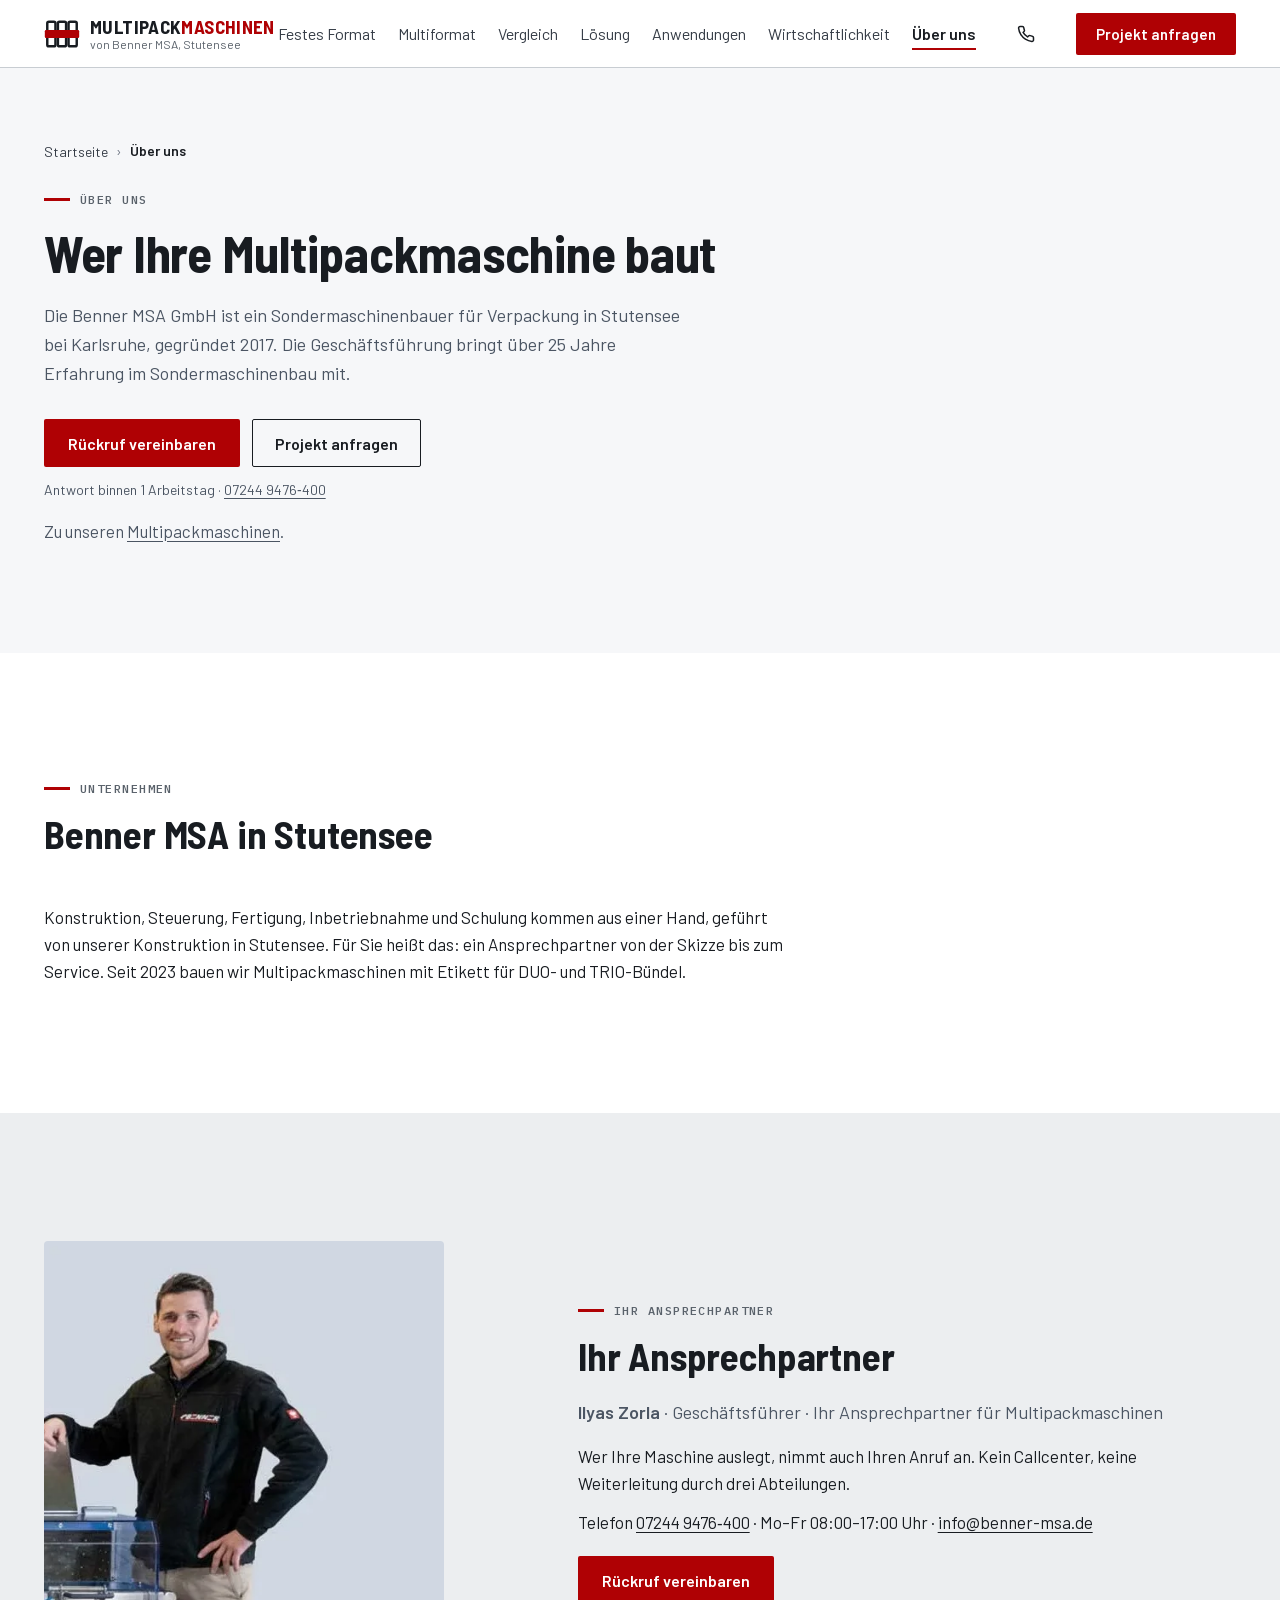
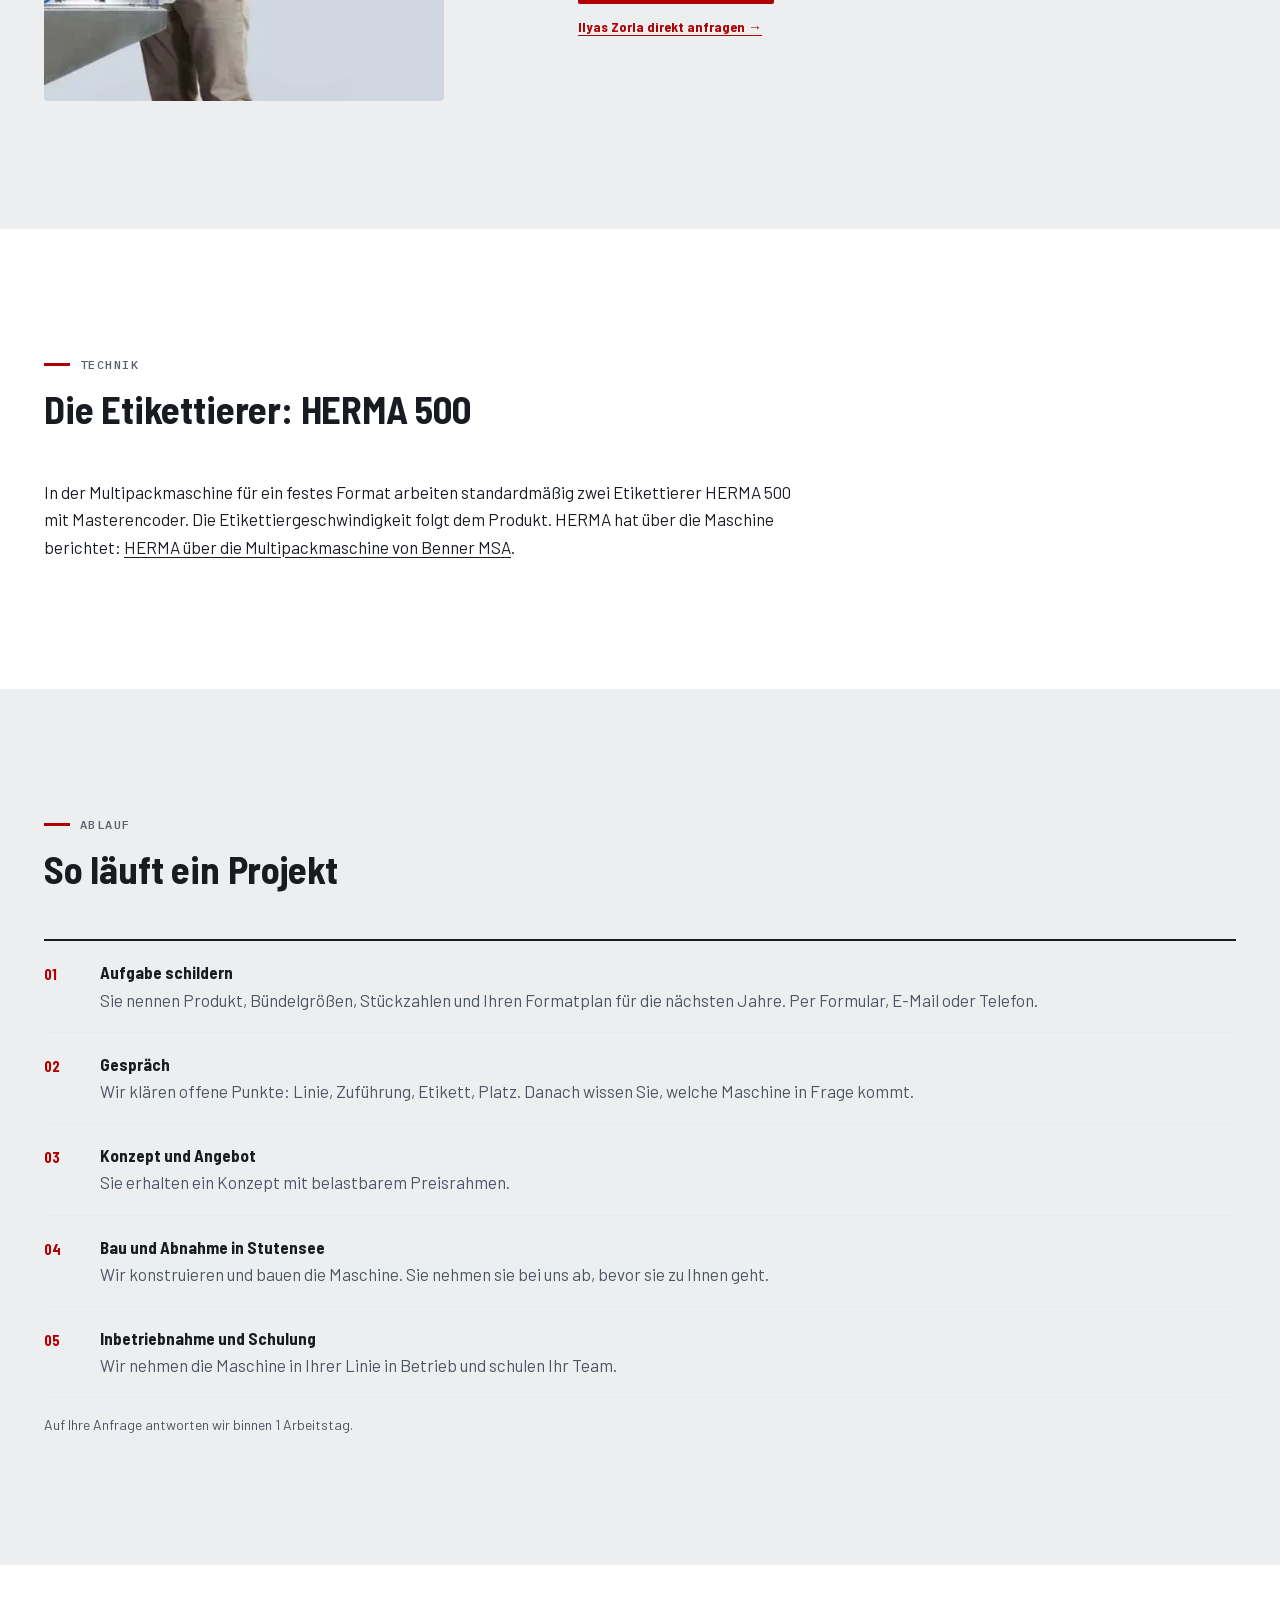
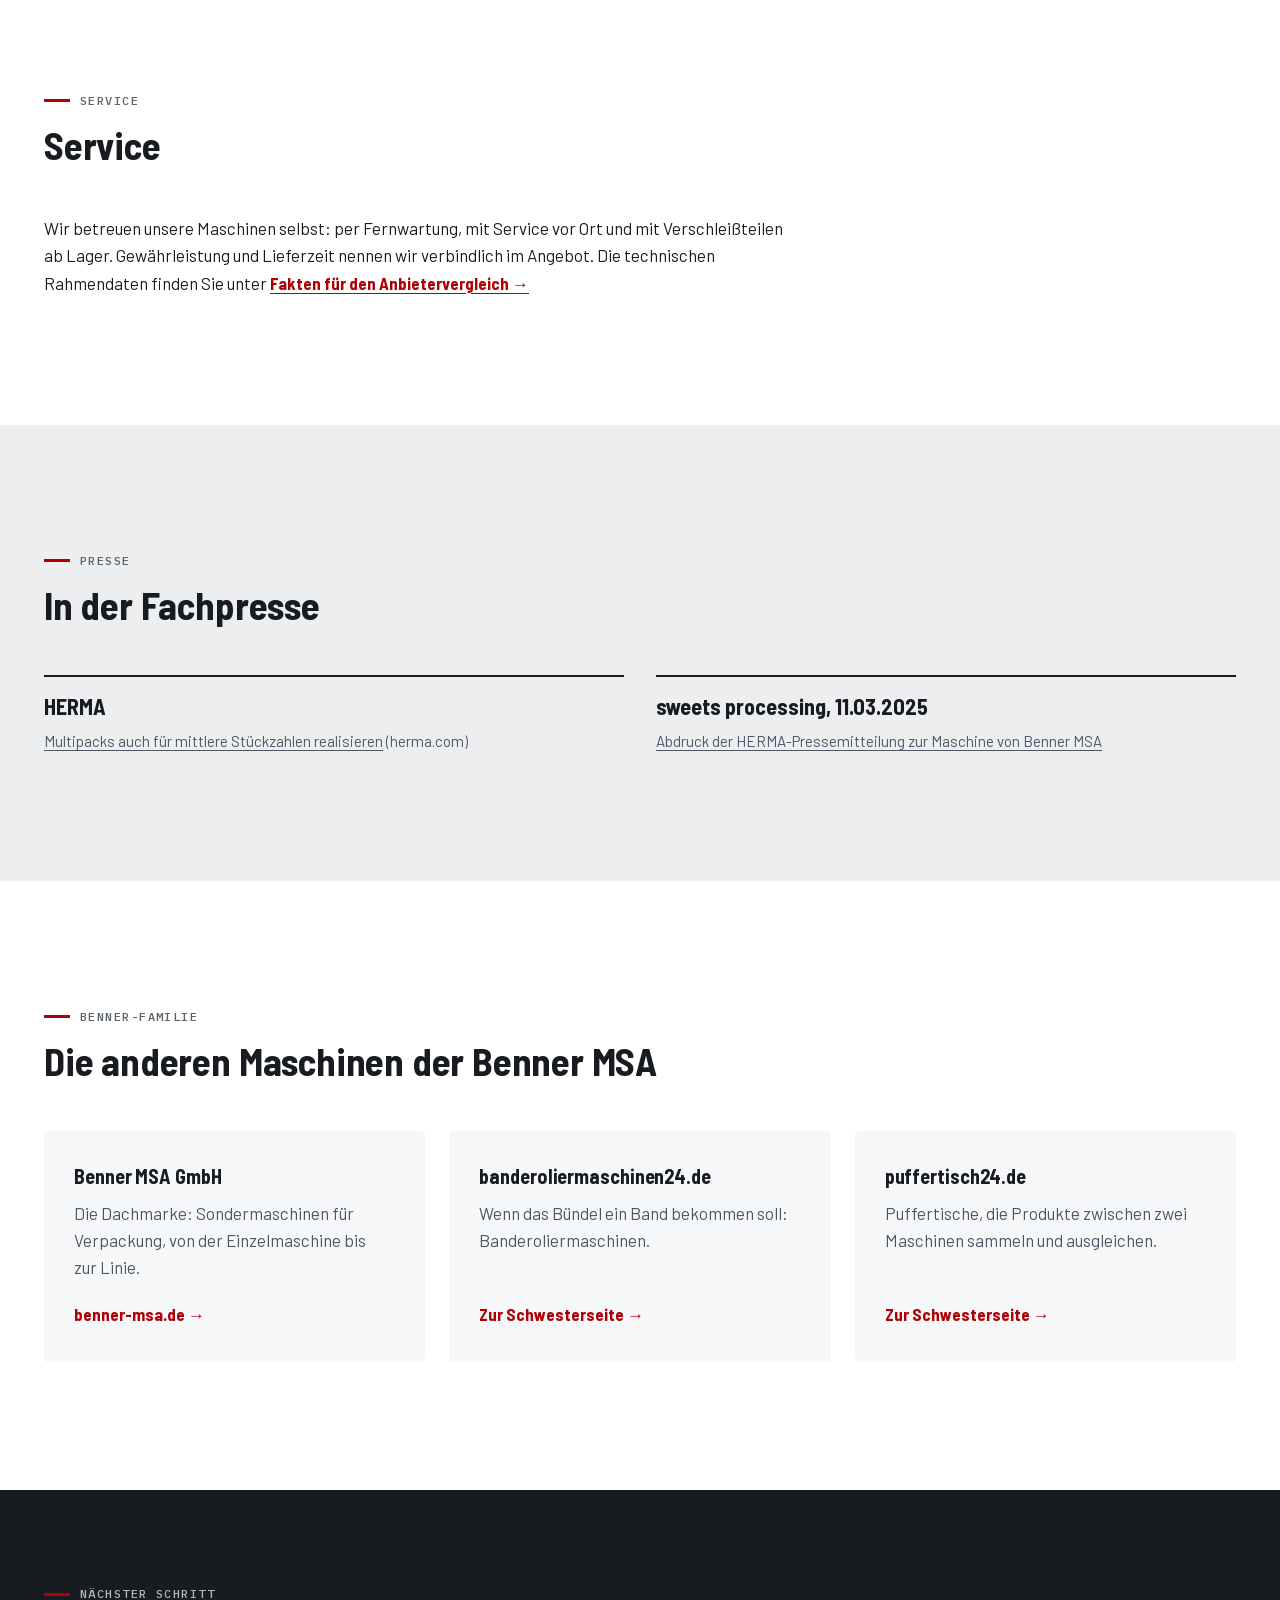
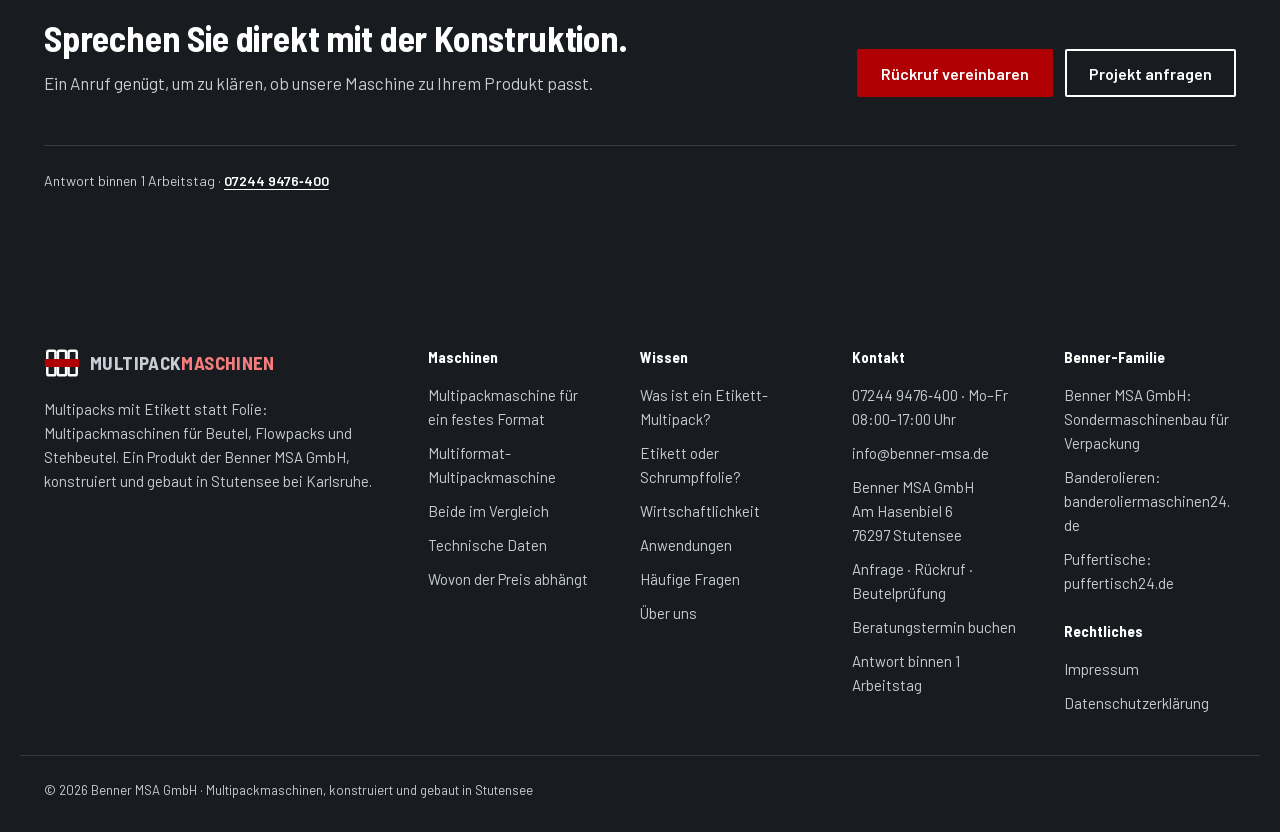
<file: ueber-uns.html>
<!DOCTYPE html>
<html lang="de">
<head>
<meta charset="UTF-8">
<meta name="viewport" content="width=device-width, initial-scale=1">
<meta name="format-detection" content="telephone=no">
<title>Über uns: Multipackmaschinen aus Stutensee | Benner MSA</title>
<meta name="description" content="Benner MSA konstruiert und baut Multipackmaschinen in Stutensee bei Karlsruhe. Seit 2017, mit über 25 Jahren Erfahrung der Geschäftsführung.">
<link rel="canonical" href="https://multipackmaschinen.de/ueber-uns">
<meta property="og:title" content="Über uns: Multipackmaschinen aus Stutensee | Benner MSA">
<meta property="og:description" content="Benner MSA konstruiert und baut Multipackmaschinen in Stutensee bei Karlsruhe. Seit 2017, mit über 25 Jahren Erfahrung der Geschäftsführung.">
<meta property="og:type" content="website">
<meta property="og:url" content="https://multipackmaschinen.de/ueber-uns">
<meta property="og:image" content="https://multipackmaschinen.de/assets/og/og-start.png">
<meta property="og:image:type" content="image/png">
<meta property="og:image:width" content="1200">
<meta property="og:image:height" content="630">
<meta property="og:image:alt" content="Multipacks mit Etikett statt Folie: Multipackmaschinen von Benner MSA">
<meta property="og:locale" content="de_DE">
<meta property="og:site_name" content="multipackmaschinen.de">
<meta name="twitter:card" content="summary_large_image">
<meta name="twitter:title" content="Über uns: Multipackmaschinen aus Stutensee | Benner MSA">
<meta name="twitter:description" content="Benner MSA konstruiert und baut Multipackmaschinen in Stutensee bei Karlsruhe. Seit 2017, mit über 25 Jahren Erfahrung der Geschäftsführung.">
<meta name="twitter:image" content="https://multipackmaschinen.de/assets/og/og-start.png">
<script type="application/ld+json">
{
  "@context": "https://schema.org",
  "@type": "AboutPage",
  "@id": "https://multipackmaschinen.de/ueber-uns#webpage",
  "url": "https://multipackmaschinen.de/ueber-uns",
  "name": "Über uns: Multipackmaschinen aus Stutensee",
  "inLanguage": "de-DE",
  "isPartOf": { "@id": "https://multipackmaschinen.de/#website" },
  "about": { "@id": "https://multipackmaschinen.de/#organization" }
}
</script>
<script type="application/ld+json">
{
  "@context": "https://schema.org",
  "@type": "BreadcrumbList",
  "itemListElement": [
    {
      "@type": "ListItem",
      "position": 1,
      "name": "Startseite",
      "item": "https://multipackmaschinen.de/"
    },
    {
      "@type": "ListItem",
      "position": 2,
      "name": "Über uns",
      "item": "https://multipackmaschinen.de/ueber-uns"
    }
  ]
}
</script>
<link rel="icon" type="image/x-icon" href="assets/favicon.ico">
<link rel="icon" type="image/svg+xml" href="assets/favicon.svg">
<link rel="apple-touch-icon" href="assets/apple-touch-icon.png">
<link rel="preload" href="assets/fonts/barlow-semi-condensed-700-latin.woff2" as="font" type="font/woff2" crossorigin>
<link rel="preload" href="assets/fonts/barlow-400-latin.woff2" as="font" type="font/woff2" crossorigin>
<link rel="stylesheet" href="assets/style.css?v=20261113d">
<script defer src="https://stats.multipackmaschinen.de/script.js" data-website-id="f6ae71aa-5e69-43bb-a00f-7aee170f3cc0" data-domains="multipackmaschinen.de,www.multipackmaschinen.de"></script>
</head>
<body>

<a class="skip" href="#inhalt">Zum Inhalt springen</a>
<!--P:header-->
<header class="hdr" id="siteHeader">
  <div class="container hdr-in">
    <a href="/" class="brand">
      <svg class="brand-mark" width="36" height="36" viewBox="0 0 44 44" fill="none" aria-hidden="true"><rect x="4" y="7" width="10" height="30" rx="2" stroke="#181C21" stroke-width="3"/><rect x="17" y="7" width="10" height="30" rx="2" stroke="#181C21" stroke-width="3"/><rect x="30" y="7" width="10" height="30" rx="2" stroke="#181C21" stroke-width="3"/><rect x="1" y="17" width="42" height="10" rx="1.5" fill="#AF0104"/></svg>
      <span class="brand-text"><span class="brand-name">MULTIPACK<span class="brand-red">MASCHINEN</span></span> <span class="brand-claim">von Benner MSA, Stutensee</span><span class="sr"> – Startseite</span></span>
    </a>
    <nav class="nav" aria-label="Hauptnavigation">
      <ul class="nav-links">
        <li><a href="/etikett-multipackmaschine">Festes Format</a></li>
        <li><a href="/multiformat-multipackmaschine">Multiformat</a></li>
        <li><a href="/maschinen">Vergleich</a></li>
        <li><a href="/loesung">Lösung</a></li>
        <li><a href="/anwendungen">Anwendungen</a></li>
        <li><a href="/kostenrechner">Wirtschaftlichkeit</a></li>
        <li><a href="/ueber-uns" aria-current="page">Über uns</a></li>
      </ul>
      <a class="tel" href="tel:+4972449476400" aria-label="Anrufen: 07244 9476-400"><svg width="18" height="18" viewBox="0 0 24 24" fill="none" stroke="currentColor" stroke-width="2" stroke-linecap="round" stroke-linejoin="round" aria-hidden="true"><path d="M22 16.92v3a2 2 0 0 1-2.18 2 19.79 19.79 0 0 1-8.63-3.07 19.5 19.5 0 0 1-6-6 19.79 19.79 0 0 1-3.07-8.67A2 2 0 0 1 4.11 2h3a2 2 0 0 1 2 1.72c.13.96.36 1.9.7 2.81a2 2 0 0 1-.45 2.11L8.09 9.91a16 16 0 0 0 6 6l1.27-1.27a2 2 0 0 1 2.11-.45c.91.34 1.85.57 2.81.7A2 2 0 0 1 22 16.92z"/></svg><span class="tel-n">07244 9476-400</span></a>
      <a class="btn btn-primary btn-sm" href="/kontakt?art=anfrage&amp;quelle=ueber-uns#anfrage"><span class="lg-only">Projekt anfragen</span><span class="sm-only">Anfragen</span></a>
      <details class="mnav">
        <summary><span class="sr">Menü</span><span class="burger" aria-hidden="true"><i></i><i></i><i></i></span></summary>
        <ul>
          <li><a href="/etikett-multipackmaschine">Festes Format</a></li>
          <li><a href="/multiformat-multipackmaschine">Multiformat</a></li>
          <li><a href="/maschinen">Vergleich</a></li>
          <li><a href="/loesung">Lösung</a></li>
          <li><a href="/anwendungen">Anwendungen</a></li>
          <li><a href="/kostenrechner">Wirtschaftlichkeit</a></li>
          <li><a href="/ueber-uns" aria-current="page">Über uns</a></li>
          <li><a href="/faq">Häufige Fragen</a></li>
          <li class="mnav-sep"><a href="/kontakt">Kontakt &amp; Anfrage</a></li>
          <li><a href="/kontakt?art=muster&amp;quelle=menue#anfrage">Beutel prüfen lassen</a></li>
          <li><a href="https://meet.brevo.com/benner-msa/beratungstermin" rel="noopener">Beratungstermin buchen</a></li>
          <li><a href="tel:+4972449476400">Anrufen: 07244&nbsp;9476&#8209;400 · Mo–Fr 08:00–17:00 Uhr</a></li>
        </ul>
      </details>
    </nav>
  </div>
</header>
<!--/P:header-->

<main id="inhalt" tabindex="-1">
<section class="page-hero">
  <div class="container">
    <nav class="bc" aria-label="Brotkrumen"><ol class="crumbs"><li><a href="/">Startseite</a></li><li><span aria-current="page">Über uns</span></li></ol></nav>
    <div>
        <p class="eyebrow">Über uns</p>
<h1>Wer Ihre Multipackmaschine baut</h1>
        <p class="lead">Die Benner MSA GmbH ist ein Sondermaschinenbauer für Verpackung in Stutensee bei Karlsruhe, gegründet 2017. Die Geschäftsführung bringt über 25 Jahre Erfahrung im Sondermaschinenbau mit. </p>
        <div class="cta-row"><a class="btn btn-primary" href="/kontakt?art=rueckruf&amp;quelle=ueber-uns#anfrage">Rückruf vereinbaren</a><a class="btn btn-ghost" href="/kontakt?art=anfrage&amp;quelle=ueber-uns#anfrage">Projekt anfragen</a></div>
        <p class="micro">Antwort binnen 1 Arbeitstag · <a href="tel:+4972449476400">07244&nbsp;9476&#8209;400</a></p>
        <p class="sub-lead">Zu unseren <a href="/">Multipackmaschinen</a>.</p>
    </div>
    
  </div>
</section>
<section class="section" id="stutensee" aria-labelledby="h-stutensee">
  <div class="container">
    <div class="section-head"><p class="eyebrow">Unternehmen</p><h2 id="h-stutensee">Benner MSA in Stutensee</h2></div>
    <div class="prose-col"><p>Konstruktion, Steuerung, Fertigung, Inbetriebnahme und Schulung kommen aus einer Hand, geführt von unserer Konstruktion in Stutensee. Für Sie heißt das: ein Ansprechpartner von der Skizze bis zum Service. Seit 2023 bauen wir Multipackmaschinen mit Etikett für DUO- und TRIO-Bündel.</p></div>
  </div>
</section>
<section class="section section-alt" id="ansprechpartner" aria-labelledby="h-ap">
  <div class="container">
    <div class="split split-5-7 person-block">
      <figure class="person-photo"><img src="assets/images/ansprechpartner.webp" width="470" height="540" loading="lazy" decoding="async" alt="Ilyas Zorla, Geschäftsführer der Benner MSA GmbH"></figure>
      <div>
        <p class="eyebrow">Ihr Ansprechpartner</p>
        <h2 id="h-ap">Ihr Ansprechpartner</h2>
        <p class="lead"><strong>Ilyas Zorla</strong> · Geschäftsführer · Ihr Ansprechpartner für Multipackmaschinen</p>
        <p>Wer Ihre Maschine auslegt, nimmt auch Ihren Anruf an. Kein Callcenter, keine Weiterleitung durch drei Abteilungen.</p>
        <p style="margin-top:12px">Telefon <a href="tel:+4972449476400">07244&nbsp;9476&#8209;400</a> · Mo–Fr 08:00–17:00 Uhr · <a href="mailto:info@benner-msa.de">info@benner-msa.de</a></p>
        <div class="cta-row" style="margin-top:20px"><a class="btn btn-primary" href="/kontakt?art=rueckruf&amp;quelle=ueber-uns#anfrage">Rückruf vereinbaren</a></div>
        <p class="micro"><a class="go" href="/kontakt">Ilyas Zorla direkt anfragen</a></p>
      </div>
    </div>
  </div>
</section>
<section class="section" id="herma" aria-labelledby="h-herma">
  <div class="container">
    <div class="section-head"><p class="eyebrow">Technik</p><h2 id="h-herma">Die Etikettierer: HERMA 500</h2></div>
    <p class="prose-col">In der Multipackmaschine für ein festes Format arbeiten standardmäßig zwei Etikettierer HERMA 500 mit Masterencoder. Die Etikettiergeschwindigkeit folgt dem Produkt. HERMA hat über die Maschine berichtet: <a href="https://www.herma.com/machines/about-herma/news/detail/producing-multipacks-for-medium-volumes" target="_blank" rel="noopener">HERMA über die Multipackmaschine von Benner MSA</a>.</p>
  </div>
</section>
<section class="section section-alt" id="ablauf" aria-labelledby="h-ablauf">
  <div class="container">
    <div class="section-head"><p class="eyebrow">Ablauf</p><h2 id="h-ablauf">So läuft ein Projekt</h2></div>
    <ol class="drivers"><li><strong>Aufgabe schildern</strong><span>Sie nennen Produkt, Bündelgrößen, Stückzahlen und Ihren Formatplan für die nächsten Jahre. Per Formular, E-Mail oder Telefon.</span></li><li><strong>Gespräch</strong><span>Wir klären offene Punkte: Linie, Zuführung, Etikett, Platz. Danach wissen Sie, welche Maschine in Frage kommt.</span></li><li><strong>Konzept und Angebot</strong><span>Sie erhalten ein Konzept mit belastbarem Preisrahmen.</span></li><li><strong>Bau und Abnahme in Stutensee</strong><span>Wir konstruieren und bauen die Maschine. Sie nehmen sie bei uns ab, bevor sie zu Ihnen geht.</span></li><li><strong>Inbetriebnahme und Schulung</strong><span>Wir nehmen die Maschine in Ihrer Linie in Betrieb und schulen Ihr Team.</span></li></ol><p class="micro" style="margin-top:16px">Auf Ihre Anfrage antworten wir binnen 1 Arbeitstag.</p>  </div>
</section>
<section class="section" id="service" aria-labelledby="h-service">
  <div class="container">
    <div class="section-head"><p class="eyebrow">Service</p><h2 id="h-service">Service</h2></div>
    <p class="prose-col">Wir betreuen unsere Maschinen selbst: per Fernwartung, mit Service vor Ort und mit Verschleißteilen ab Lager. Gewährleistung und Lieferzeit nennen wir verbindlich im Angebot. Die technischen Rahmendaten finden Sie unter <a class="go" href="/maschinen#einkauf">Fakten für den Anbietervergleich</a></p>  </div>
</section>
<section class="section section-alt" id="presse" aria-labelledby="h-presse">
  <div class="container">
    <div class="section-head"><p class="eyebrow">Presse</p><h2 id="h-presse">In der Fachpresse</h2></div>
    <ul class="proof-list">
<li><strong>HERMA</strong><span><a href="https://www.herma.com/machines/about-herma/news/detail/producing-multipacks-for-medium-volumes" target="_blank" rel="noopener">Multipacks auch für mittlere Stückzahlen realisieren</a> (herma.com)</span></li>
<li><strong>sweets processing, 11.03.2025</strong><span><a href="https://www.sweets-processing.com/en/news/20250311-neue-maschine-von-benner-msa-mit-herma-etikettierern" target="_blank" rel="noopener">Abdruck der HERMA-Pressemitteilung zur Maschine von Benner MSA</a></span></li></ul>  </div>
</section>
<section class="section" id="familie" aria-labelledby="h-familie">
  <div class="container">
    <div class="section-head"><p class="eyebrow">Benner-Familie</p><h2 id="h-familie">Die anderen Maschinen der Benner MSA</h2></div>
    <div class="cards">
<article class="card card-link"><h3><a href="https://benner-msa.de">Benner MSA GmbH</a></h3><p>Die Dachmarke: Sondermaschinen für Verpackung, von der Einzelmaschine bis zur Linie.</p><span class="card-foot go">benner-msa.de</span></article>
<article class="card card-link"><h3><a href="https://banderoliermaschinen24.de">banderoliermaschinen24.de</a></h3><p>Wenn das Bündel ein Band bekommen soll: Banderoliermaschinen.</p><span class="card-foot go">Zur Schwesterseite</span></article>
<article class="card card-link"><h3><a href="https://www.puffertisch24.de">puffertisch24.de</a></h3><p>Puffertische, die Produkte zwischen zwei Maschinen sammeln und ausgleichen.</p><span class="card-foot go">Zur Schwesterseite</span></article></div>
  </div>
</section>
</main>

<section class="cta-end" aria-labelledby="cta-h">
  <div class="container cta-end-in">
    <div>
      <p class="eyebrow">Nächster Schritt</p>
      <h2 id="cta-h">Sprechen Sie direkt mit der Konstruktion.</h2>
      <p>Ein Anruf genügt, um zu klären, ob unsere Maschine zu Ihrem Produkt passt.</p>
    </div>
    <div class="cta-row"><a class="btn btn-primary" href="/kontakt?art=rueckruf&amp;quelle=ueber-uns#anfrage">Rückruf vereinbaren</a><a class="btn btn-inv" href="/kontakt?art=anfrage&amp;quelle=ueber-uns#anfrage">Projekt anfragen</a></div>
    <p class="micro">Antwort binnen 1 Arbeitstag · <a href="tel:+4972449476400">07244&nbsp;9476&#8209;400</a></p>
  </div>
</section>

<!--P:footer-->
<footer class="ftr">
  <div class="container ftr-grid">
    <div class="ftr-brand">
      <a href="/" class="brand brand-inv" aria-label="Multipackmaschinen – Startseite">
        <svg class="brand-mark" width="36" height="36" viewBox="0 0 44 44" fill="none" aria-hidden="true"><rect x="4" y="7" width="10" height="30" rx="2" stroke="#FFFFFF" stroke-width="3"/><rect x="17" y="7" width="10" height="30" rx="2" stroke="#FFFFFF" stroke-width="3"/><rect x="30" y="7" width="10" height="30" rx="2" stroke="#FFFFFF" stroke-width="3"/><rect x="1" y="17" width="42" height="10" rx="1.5" fill="#AF0104"/></svg>
        <span class="brand-text"><span class="brand-name">MULTIPACK<span class="brand-red">MASCHINEN</span></span></span>
      </a>
      <p>Multipacks mit Etikett statt Folie: Multipackmaschinen für Beutel, Flowpacks und Stehbeutel. Ein Produkt der <a href="https://benner-msa.de">Benner MSA GmbH</a>, konstruiert und gebaut in Stutensee bei Karlsruhe.</p>
    </div>
    <div><p class="ftr-h">Maschinen</p><ul><li><a href="/etikett-multipackmaschine">Multipackmaschine für ein festes Format</a></li><li><a href="/multiformat-multipackmaschine">Multiformat-Multipackmaschine</a></li><li><a href="/maschinen">Beide im Vergleich</a></li><li><a href="/etikett-multipackmaschine#technik">Technische Daten</a></li><li><a href="/etikett-multipackmaschine#preise">Wovon der Preis abhängt</a></li></ul></div>
    <div><p class="ftr-h">Wissen</p><ul><li><a href="/loesung#etikett-multipack">Was ist ein Etikett-Multipack?</a></li><li><a href="/loesung#abgrenzung">Etikett oder Schrumpffolie?</a></li><li><a href="/kostenrechner">Wirtschaftlichkeit</a></li><li><a href="/anwendungen">Anwendungen</a></li><li><a href="/faq">Häufige Fragen</a></li><li><a href="/ueber-uns">Über uns</a></li></ul></div>
    <div><p class="ftr-h">Kontakt</p><ul><li><a href="tel:+4972449476400">07244&nbsp;9476&#8209;400</a> · Mo–Fr 08:00–17:00 Uhr</li><li><a href="mailto:info@benner-msa.de">info@benner-msa.de</a></li><li>Benner MSA GmbH<br>Am Hasenbiel 6<br>76297 Stutensee</li><li><a href="/kontakt">Anfrage · Rückruf · Beutelprüfung</a></li><li><a href="https://meet.brevo.com/benner-msa/beratungstermin" rel="noopener">Beratungstermin buchen</a></li><li>Antwort binnen 1 Arbeitstag</li></ul></div>
    <div><p class="ftr-h">Benner-Familie</p><ul><li><a href="https://benner-msa.de">Benner MSA GmbH: Sondermaschinenbau für Verpackung</a></li><li><a href="https://banderoliermaschinen24.de">Banderolieren: banderoliermaschinen24.de</a></li><li><a href="https://www.puffertisch24.de">Puffertische: puffertisch24.de</a></li></ul><p class="ftr-h ftr-h-2">Rechtliches</p><ul><li><a href="/impressum">Impressum</a></li><li><a href="/datenschutz">Datenschutzerklärung</a></li></ul></div>
  </div>
  <div class="container ftr-bottom">
    <p>© 2026 Benner MSA GmbH · Multipackmaschinen, konstruiert und gebaut in Stutensee</p>
  </div>
</footer>
<!--/P:footer-->
<script src="assets/script.js?v=20261113c" defer></script>
</body>
</html>
</file>
<file: assets/style.css>
/* multipackmaschinen.de — Relaunch 11/2026
   Markenfarben aus dem Logo: Anthrazit #181C21 trägt, Rot #AF0104 markiert genau eine Sache je Bild.
   Rote Schrift auf Dunkel: #F47C7C. Schriften lokal: Plus Jakarta Sans (Überschriften), DM Sans (Text). */

/* Schriften lokal (vorher assets/fonts/fonts.css, hier eingebunden: eine Anfrage weniger) */
/* DM Sans – latin-ext */
@font-face {
  font-family: 'DM Sans';
  font-style: normal;
  font-weight: 400;
  font-display: optional;
  src: url(fonts/dm-sans-latin-ext.woff2) format('woff2');
  unicode-range: U+0100-02BA, U+02BD-02C5, U+02C7-02CC, U+02CE-02D7, U+02DD-02FF, U+0304, U+0308, U+0329, U+1D00-1DBF, U+1E00-1E9F, U+1EF2-1EFF, U+2020, U+20A0-20AB, U+20AD-20C0, U+2113, U+2C60-2C7F, U+A720-A7FF;
}
/* DM Sans – latin */
@font-face {
  font-family: 'DM Sans';
  font-style: normal;
  font-weight: 400;
  font-display: optional;
  src: url(fonts/dm-sans-latin.woff2) format('woff2');
  unicode-range: U+0000-00FF, U+0131, U+0152-0153, U+02BB-02BC, U+02C6, U+02DA, U+02DC, U+0304, U+0308, U+0329, U+2000-206F, U+20AC, U+2122, U+2191, U+2193, U+2212, U+2215, U+FEFF, U+FFFD;
}
/* DM Sans 600 – latin-ext */
@font-face {
  font-family: 'DM Sans';
  font-style: normal;
  font-weight: 600;
  font-display: optional;
  src: url(fonts/dm-sans-latin-ext.woff2) format('woff2');
  unicode-range: U+0100-02BA, U+02BD-02C5, U+02C7-02CC, U+02CE-02D7, U+02DD-02FF, U+0304, U+0308, U+0329, U+1D00-1DBF, U+1E00-1E9F, U+1EF2-1EFF, U+2020, U+20A0-20AB, U+20AD-20C0, U+2113, U+2C60-2C7F, U+A720-A7FF;
}
/* DM Sans 600 – latin */
@font-face {
  font-family: 'DM Sans';
  font-style: normal;
  font-weight: 600;
  font-display: optional;
  src: url(fonts/dm-sans-latin.woff2) format('woff2');
  unicode-range: U+0000-00FF, U+0131, U+0152-0153, U+02BB-02BC, U+02C6, U+02DA, U+02DC, U+0304, U+0308, U+0329, U+2000-206F, U+20AC, U+2122, U+2191, U+2193, U+2212, U+2215, U+FEFF, U+FFFD;
}
/* DM Sans 700 – latin-ext */
@font-face {
  font-family: 'DM Sans';
  font-style: normal;
  font-weight: 700;
  font-display: optional;
  src: url(fonts/dm-sans-latin-ext.woff2) format('woff2');
  unicode-range: U+0100-02BA, U+02BD-02C5, U+02C7-02CC, U+02CE-02D7, U+02DD-02FF, U+0304, U+0308, U+0329, U+1D00-1DBF, U+1E00-1E9F, U+1EF2-1EFF, U+2020, U+20A0-20AB, U+20AD-20C0, U+2113, U+2C60-2C7F, U+A720-A7FF;
}
/* DM Sans 700 – latin */
@font-face {
  font-family: 'DM Sans';
  font-style: normal;
  font-weight: 700;
  font-display: optional;
  src: url(fonts/dm-sans-latin.woff2) format('woff2');
  unicode-range: U+0000-00FF, U+0131, U+0152-0153, U+02BB-02BC, U+02C6, U+02DA, U+02DC, U+0304, U+0308, U+0329, U+2000-206F, U+20AC, U+2122, U+2191, U+2193, U+2212, U+2215, U+FEFF, U+FFFD;
}

/* Plus Jakarta Sans 700 – latin-ext */
@font-face {
  font-family: 'Plus Jakarta Sans';
  font-style: normal;
  font-weight: 700;
  font-display: swap;
  src: url(fonts/pjs-latin-ext.woff2) format('woff2');
  unicode-range: U+0100-02BA, U+02BD-02C5, U+02C7-02CC, U+02CE-02D7, U+02DD-02FF, U+0304, U+0308, U+0329, U+1D00-1DBF, U+1E00-1E9F, U+1EF2-1EFF, U+2020, U+20A0-20AB, U+20AD-20C0, U+2113, U+2C60-2C7F, U+A720-A7FF;
}
/* Plus Jakarta Sans 700 – latin */
@font-face {
  font-family: 'Plus Jakarta Sans';
  font-style: normal;
  font-weight: 700;
  font-display: swap;
  src: url(fonts/pjs-latin.woff2) format('woff2');
  unicode-range: U+0000-00FF, U+0131, U+0152-0153, U+02BB-02BC, U+02C6, U+02DA, U+02DC, U+0304, U+0308, U+0329, U+2000-206F, U+20AC, U+2122, U+2191, U+2193, U+2212, U+2215, U+FEFF, U+FFFD;
}
/* Plus Jakarta Sans 800 – latin-ext */
@font-face {
  font-family: 'Plus Jakarta Sans';
  font-style: normal;
  font-weight: 800;
  font-display: swap;
  src: url(fonts/pjs-latin-ext.woff2) format('woff2');
  unicode-range: U+0100-02BA, U+02BD-02C5, U+02C7-02CC, U+02CE-02D7, U+02DD-02FF, U+0304, U+0308, U+0329, U+1D00-1DBF, U+1E00-1E9F, U+1EF2-1EFF, U+2020, U+20A0-20AB, U+20AD-20C0, U+2113, U+2C60-2C7F, U+A720-A7FF;
}
/* Plus Jakarta Sans 800 – latin */
@font-face {
  font-family: 'Plus Jakarta Sans';
  font-style: normal;
  font-weight: 800;
  font-display: swap;
  src: url(fonts/pjs-latin.woff2) format('woff2');
  unicode-range: U+0000-00FF, U+0131, U+0152-0153, U+02BB-02BC, U+02C6, U+02DA, U+02DC, U+0304, U+0308, U+0329, U+2000-206F, U+20AC, U+2122, U+2191, U+2193, U+2212, U+2215, U+FEFF, U+FFFD;
}

:root {
  --ink: #181C21;
  --red: #AF0104;
  --red-dark: #8A0003;
  --red-on-dark: #F47C7C;
  --g-50: #FBFCFD;
  --g-100: #F6F7F9;
  --g-150: #EEF0F3;
  --g-200: #E6E9ED;
  --g-300: #CFD4DA;
  --g-400: #9AA1AA;
  --g-600: #4B5563;
  --g-700: #353C46;
  --on-dark: #C9CED6;
  --win: #E7EBEF;
  --font-head: 'Plus Jakarta Sans', 'DM Sans', Arial, sans-serif;
  --font-body: 'DM Sans', Arial, sans-serif;
  --header-h: 68px;
  --radius: 4px;
  --wrap: 1240px;
  --gutter: 24px;
  --sec: 128px;
}

*, *::before, *::after { box-sizing: border-box; margin: 0; padding: 0; }
html { -webkit-text-size-adjust: 100%; scroll-padding-top: calc(var(--header-h) + 16px); }
@media (prefers-reduced-motion: no-preference) { html { scroll-behavior: smooth; } }
body { font-family: var(--font-body); font-size: 1rem; line-height: 1.6; color: var(--ink); background: #fff; -webkit-font-smoothing: antialiased; overflow-x: clip; }
img, svg { display: block; max-width: 100%; }
img { height: auto; }
a { color: inherit; text-underline-offset: .18em; text-decoration-thickness: 1px; }
a:hover { color: var(--red); }
h1, h2, h3, h4 { font-family: var(--font-head); font-weight: 700; line-height: 1.12; letter-spacing: -.02em; text-wrap: balance; }
h3 { font-size: 1.25rem; letter-spacing: -.01em; }
h4 { font-size: 1.0625rem; letter-spacing: 0; }
.h3 { font-size: 1.25rem; }
p { text-wrap: pretty; }
strong { font-weight: 700; }
:focus-visible { outline: 2px solid var(--red); outline-offset: 2px; }
.section-dark :focus-visible, .ftr :focus-visible { outline-color: #fff; }
.sr { position: absolute; width: 1px; height: 1px; overflow: hidden; clip: rect(0 0 0 0); white-space: nowrap; }
.skip { position: absolute; left: -9999px; top: 8px; z-index: 200; background: var(--ink); color: #fff; padding: 10px 14px; border-radius: var(--radius); }
.skip:focus { left: 8px; color: #fff; }
.container { max-width: var(--wrap); margin: 0 auto; padding: 0 var(--gutter); }
.container-narrow { max-width: 860px; }
.sprite { position: absolute; width: 0; height: 0; overflow: hidden; }

/* ---------- Typo-Bausteine ---------- */
.eyebrow { display: block; font-family: var(--font-head); font-weight: 700; font-size: .8125rem; line-height: 1.3; letter-spacing: .08em; text-transform: uppercase; color: var(--red); margin-bottom: 16px; }
h1 .eyebrow { margin-bottom: 18px; }
.lead { font-size: 1.125rem; line-height: 1.6; color: var(--g-600); max-width: 36em; }
.note { font-size: .875rem; color: var(--g-600); margin-top: 16px; max-width: 40em; }
.micro { font-size: .875rem; color: var(--g-600); margin-top: 12px; }

/* ---------- Buttons ---------- */
.btn { display: inline-flex; align-items: center; justify-content: center; gap: 8px; min-height: 48px; padding: 12px 22px; border-radius: var(--radius); font-family: var(--font-head); font-weight: 700; font-size: 1rem; line-height: 1.2; text-decoration: none; border: 2px solid transparent; cursor: pointer; text-align: center; transition: background-color .15s, color .15s, border-color .15s; }
.btn-primary { background: var(--red); color: #fff; }
.btn-primary:hover { background: var(--red-dark); color: #fff; }
.btn-ghost, .btn-outline { border-color: var(--ink); color: var(--ink); background: transparent; }
.btn-ghost:hover, .btn-outline:hover { background: var(--ink); color: #fff; }
.btn-sm { min-height: 42px; padding: 8px 18px; font-size: .9375rem; }
.btn-full { width: 100%; }
.cta-row { display: flex; flex-wrap: wrap; gap: 12px; margin-top: 32px; }

/* ---------- Header ---------- */
.hdr { position: sticky; top: 0; z-index: 100; height: var(--header-h); background: rgba(255,255,255,.96); border-bottom: 1px solid var(--g-200); }
@supports (backdrop-filter: blur(8px)) { .hdr { background: rgba(255,255,255,.88); backdrop-filter: saturate(1.4) blur(10px); } }
.hdr-in { height: 100%; display: flex; align-items: center; justify-content: space-between; gap: 24px; }
.brand { display: flex; align-items: center; gap: 10px; text-decoration: none; color: var(--ink); }
.brand:hover { color: var(--ink); }
.brand-mark { flex: none; }
.brand-text { display: flex; flex-direction: column; line-height: 1.15; }
.brand-name { font-family: var(--font-head); font-weight: 800; font-size: 1.0625rem; letter-spacing: .01em; }
.brand-red { color: var(--red); }
.brand-claim { font-size: .75rem; color: var(--g-600); }
.nav { display: flex; align-items: center; gap: 28px; }
.nav-links { display: flex; gap: 26px; list-style: none; }
.nav-links a { text-decoration: none; color: var(--g-700); font-size: .9375rem; }
.nav-links a:hover { color: var(--ink); text-decoration: underline; }
.sm-only { display: none; }
.tel { display: inline-flex; align-items: center; gap: 8px; min-height: 44px; min-width: 44px; justify-content: center; font-family: var(--font-head); font-weight: 700; font-size: .9375rem; text-decoration: none; color: var(--ink); white-space: nowrap; }
@media (max-width: 1280px) { .tel-n { display: none; } .nav-links { gap: 20px; } }
.mnav { display: none; position: relative; }
.mnav summary { list-style: none; cursor: pointer; display: flex; align-items: center; justify-content: center; width: 44px; height: 44px; border-radius: var(--radius); }
.mnav summary::-webkit-details-marker { display: none; }
.burger { display: grid; gap: 5px; }
.burger i { display: block; width: 22px; height: 2px; background: var(--ink); border-radius: 1px; transition: transform .2s, opacity .2s; }
.mnav[open] .burger i:nth-child(1) { transform: translateY(7px) rotate(45deg); }
.mnav[open] .burger i:nth-child(2) { opacity: 0; }
.mnav[open] .burger i:nth-child(3) { transform: translateY(-7px) rotate(-45deg); }
.mnav ul { position: absolute; right: 0; top: 52px; width: min(300px, calc(100vw - 32px)); list-style: none; background: #fff; border: 1px solid var(--g-200); border-radius: var(--radius); box-shadow: 0 12px 32px rgba(24,28,33,.12); padding: 8px; }
.mnav li a { display: block; padding: 12px 14px; text-decoration: none; border-radius: var(--radius); }
.mnav li a:hover { background: var(--g-100); color: var(--ink); }

@media (max-width: 1080px) { .nav-links { display: none; } .mnav { display: block; } .nav { gap: 8px; } }
@media (max-width: 899px) {
  :root { --header-h: 60px; --gutter: 16px; --sec: 72px; }
  .brand-claim { display: none; }
  .brand-name { font-size: .9375rem; }
  .brand-mark { width: 30px; height: 30px; }
  .lg-only { display: none; } .sm-only { display: inline; }
  .hdr-in { gap: 8px; }
  .mnav:not([open]) ul { display: none; }
}
@media (max-width: 420px) {
  .brand { gap: 8px; }
  .brand-name { font-size: .8125rem; letter-spacing: 0; }
  .brand-mark { width: 26px; height: 26px; }
  .nav { gap: 2px; }
  .nav .btn-sm { padding: 8px 10px; font-size: .875rem; min-height: 40px; }
  .tel, .mnav summary { min-width: 40px; width: 40px; }
  .hdr-in { gap: 4px; }
}

/* ---------- Hero ---------- */
.hero { background: var(--g-100); padding: 72px 0 40px; }
.hero-grid { display: grid; grid-template-columns: 6fr 5fr; gap: 56px; align-items: center; }
.hero h1 { font-size: clamp(2.125rem, 3.6vw, 3.125rem); margin-bottom: 24px; max-width: 15em; }
.hero .lead { max-width: 34em; }
.hero-visual { position: relative; }
.hero-visual > img { width: 100%; max-width: 520px; margin-left: auto; mix-blend-mode: multiply; }
.hero-bundle { position: absolute; left: 0; bottom: 4%; width: 46%; background: #fff; border-radius: var(--radius); box-shadow: 0 10px 30px rgba(24,28,33,.12); padding: 10px 12px 12px; }
.hero-bundle img { width: 100%; }
.hero-bundle figcaption { font-size: .8125rem; color: var(--g-600); line-height: 1.35; margin-top: 4px; }
.trust { list-style: none; display: flex; flex-wrap: wrap; gap: 8px 22px; margin-top: 24px; font-size: .9375rem; color: var(--ink); font-weight: 700; }
.trust li { display: flex; align-items: center; gap: 8px; }
.trust li::before { content: ""; width: 6px; height: 6px; background: var(--red); border-radius: 1px; }
.jump { font-size: .875rem; color: var(--g-600); margin-top: 8px; }
.jump a { color: var(--g-700); }
.scroll-hint { display: inline-flex; align-items: center; gap: 8px; min-height: 44px; margin-top: 28px; font-family: var(--font-head); font-weight: 700; color: var(--ink); text-decoration: none; }
.scroll-hint:hover { color: var(--red); }
.band { background: var(--ink); color: var(--on-dark); }
.band-list { list-style: none; display: flex; flex-wrap: wrap; justify-content: space-between; gap: 8px 32px; padding-top: 18px; padding-bottom: 18px; font-size: .875rem; }
.band-list li { display: flex; align-items: center; gap: 10px; }
.band-list li::before { content: ""; width: 5px; height: 5px; background: var(--red-on-dark); }

@media (max-width: 380px) { .tel { display: none; } }

/* ---------- Scroll-Geschichte ----------
   Grundzustand (ohne JS, reduzierte Bewegung, < 900 px): jede Szene = Text + eigenes Standbild.
   Mit html.anim ab 900 px: Texte links, klebende Bühne rechts, Standbilder ausgeblendet. */
.story { background: #fff; position: relative; }
.story-graphic { display: none; }
.step { display: grid; grid-template-columns: 5fr 7fr; gap: 48px; align-items: center; padding: 96px 0; border-top: 1px solid var(--g-200); }
.step:first-child { border-top: 0; }
.step h2 { font-size: clamp(1.75rem, 2.8vw, 2.375rem); margin-bottom: 20px; }
.step-text > p:not(.eyebrow):not(.note) { font-size: 1.125rem; color: var(--g-600); max-width: 32em; margin-top: 12px; }
.step .ask { font-family: var(--font-head); font-weight: 700; color: var(--ink) !important; font-size: 1.375rem !important; line-height: 1.35; }
.step .scene-txt { border-left: 3px solid var(--red); padding-left: 18px; }
.step-figure { background: var(--g-100); border-radius: var(--radius); padding: 24px; }
.scene { width: 100%; height: auto; }
.scene-narrow { display: none; }
.facts { display: flex; flex-wrap: wrap; gap: 16px 36px; margin-top: 28px; }
.facts div { display: flex; flex-direction: column-reverse; }
.facts dt { font-size: .8125rem; color: var(--g-600); }
.facts dd { font-family: var(--font-head); font-weight: 800; font-size: 1.5rem; line-height: 1.15; white-space: nowrap; }
@media (min-width: 900px) {
  .anim .story-grid { display: grid; grid-template-columns: minmax(340px, 5fr) 7fr; grid-template-areas: "steps graphic"; gap: 56px; align-items: start; }
  .anim .steps { grid-area: steps; padding: 4vh 0 10vh; }
  .anim .story-graphic { display: flex; grid-area: graphic; position: sticky; top: var(--header-h); height: calc(100vh - var(--header-h)); height: calc(100svh - var(--header-h)); align-items: center; }
  .anim .story-graphic svg { width: 100%; height: auto; max-height: 100%; overflow: visible; }
  .anim .step { display: flex; flex-direction: column; justify-content: center; min-height: 92vh; min-height: 92svh; padding: 48px 0; border: 0; }
  .anim .step-figure { display: none; }
}
@media (max-width: 899px) {
  .hero { padding: 32px 0 24px; }
  .hero-grid { grid-template-columns: 1fr; gap: 32px; }
  .hero h1 { font-size: 1.75rem; margin-bottom: 16px; }
  .hero-text { display: flex; flex-direction: column; }
  .hero .lead { font-size: 1.0625rem; }
  .hero .cta-row { order: 3; margin-top: 20px; }
  .hero .micro { order: 4; }
  .hero .trust { order: 5; }
  .hero .jump { order: 6; }
  .hero-visual > img { max-width: 340px; margin: 0 auto; }
  .hero-bundle { width: 44%; bottom: 0; }
  .band-list { flex-direction: column; gap: 6px; }
  .step { grid-template-columns: 1fr; gap: 24px; padding: 64px 0; }
  .step-figure { order: -1; padding: 12px; }
  .scene-wide { display: none; }
  .scene-narrow { display: block; }
  .step h2 { font-size: 1.625rem; }
  .step-text > p:not(.eyebrow):not(.note) { font-size: 1.0625rem; }
  .step .ask { font-size: 1.1875rem !important; }
  .facts dd { font-size: 1.25rem; }
  .facts { gap: 12px 24px; }
  .cta-row .btn { width: 100%; }
}

/* SVG-Bausteine: Edelstahl hellgrau, Glas hell, Linien eckig */
.m-body { fill: #fff; stroke: var(--ink); stroke-width: 2; stroke-linejoin: miter; }
.m-steel { fill: var(--g-200); stroke: var(--ink); stroke-width: 2; stroke-linejoin: miter; }
.m-glass { fill: #F4F7FA; stroke: var(--ink); stroke-width: 1.6; }
.m-win { fill: var(--win); stroke: var(--ink); stroke-width: 1.5; }
.m-line { stroke: var(--ink); stroke-width: 2; fill: none; stroke-linecap: square; }
.m-line.thin { stroke-width: 1.2; }
.m-roll { fill: #fff; stroke: var(--ink); stroke-width: 1.5; }
.m-core { fill: var(--g-300); stroke: var(--ink); stroke-width: 1.2; }
.lbl-band { stroke: var(--red); stroke-width: 3; fill: none; }
.sig1 { fill: var(--g-600); stroke: var(--ink); stroke-width: 1.2; }
.sig2 { fill: var(--g-300); stroke: var(--ink); stroke-width: 1.2; }
.sig3 { fill: #fff; stroke: var(--ink); stroke-width: 1.2; }
.gh { fill: none; stroke: #6B7280; stroke-width: 1.8; stroke-dasharray: 5 4; }
.wrench { stroke: var(--ink); stroke-width: 6; stroke-linecap: round; fill: none; }
.notch { stroke: var(--g-100); stroke-width: 6; }
.q { font-family: var(--font-head); font-weight: 800; font-size: 34px; fill: var(--ink); }
.bag { fill: #fff; stroke: var(--ink); stroke-width: 1.6; stroke-linejoin: round; }
.seam { stroke: var(--g-400); stroke-width: 1.2; fill: none; }
.lbl { fill: var(--lbl-c, var(--red)); }
.perf { stroke: #fff; stroke-width: 1.2; stroke-dasharray: 2 2; fill: none; }
.svg-cap { font-family: var(--font-head); font-weight: 700; fill: var(--ink); }
.svg-lbl { font-family: var(--font-head); font-weight: 700; fill: var(--g-700); }
.slot .rz { fill: var(--g-200); }
.slot.lit .rz { fill: var(--g-400); }
.slot.on .rz { fill: var(--ink); }
/* Multiformat-Multipackmaschine (Variante B, 07.11.) */
.m-roof { fill: var(--g-300); stroke: var(--ink); stroke-width: 1.6; stroke-linejoin: miter; }
.m-door { fill: #fff; stroke: var(--ink); stroke-width: 1.6; }
.m-panel { fill: var(--g-300); stroke: var(--ink); stroke-width: 1.4; }
.m-lamp { fill: var(--g-600); }
.m-wick { fill: var(--g-200); stroke: var(--ink); stroke-width: 1.8; }
.m-band { stroke: var(--g-600); stroke-width: 2; fill: none; }
.m-body.thin, .m-steel.thin { stroke-width: 1.2; }
.m-screen { fill: #F4F7FA; stroke: var(--ink); stroke-width: 1.2; }
.lane-o { fill: none; stroke: var(--ink); stroke-linecap: butt; stroke-linejoin: miter; }
.lane-i { fill: none; stroke: var(--g-200); stroke-linecap: butt; stroke-linejoin: miter; }
.leg { stroke: var(--g-400); stroke-width: 1.5; fill: none; }
.floor { stroke: var(--g-300); stroke-width: 1.5; }
@media (prefers-reduced-motion: no-preference) {
  .slot .rz, .out, .inb { transition: opacity .35s ease, fill .25s; }
}

/* ---------- Abschnitte ---------- */
.lead + p, p + p { margin-top: 16px; }
.section { padding: var(--sec) 0; }
.section-alt { background: var(--g-100); }
.section-dark { background: var(--ink); color: #fff; }
.section-dark h2, .section-dark h3 { color: #fff; }
.section-dark .lead, .section-dark p { color: var(--on-dark); }
.section-dark .eyebrow { color: var(--red-on-dark); }
.section-dark a { color: #fff; }
.section > .container > h2, .section h2 { font-size: clamp(1.875rem, 3vw, 2.5rem); margin-bottom: 20px; }
.split { display: grid; gap: 64px; align-items: center; }
.split-7-5 { grid-template-columns: 7fr 5fr; }
.split-5-7 { grid-template-columns: 5fr 7fr; }
.sub { margin-top: 112px; }
.sub-h { font-size: clamp(1.5rem, 2.2vw, 1.875rem); margin-bottom: 12px; }
.sub-lead { color: var(--g-600); margin-bottom: 28px; max-width: 40em; }
.photo { background: var(--g-100); border-radius: var(--radius); overflow: hidden; }
.photo img { width: 100%; }
.photo figcaption { font-size: .8125rem; color: var(--g-600); padding: 12px 16px 14px; background: #fff; }
.photo-plain { background: transparent; }
.photo-plain figcaption { padding-left: 0; }
.ticks { list-style: none; margin-top: 28px; display: grid; gap: 14px; }
.ticks li { padding-left: 22px; position: relative; color: var(--g-600); }
.ticks li::before { content: ""; position: absolute; left: 0; top: .62em; width: 10px; height: 2px; background: var(--ink); }
.ticks strong { color: var(--ink); }

/* Formatwechsel */
.h-sub { font-size: clamp(1.5rem, 2.4vw, 2rem) !important; margin-bottom: 14px !important; }
.fw { margin-top: 0; background: var(--g-100); border-radius: var(--radius); padding: 48px; display: grid; grid-template-columns: 5fr 7fr; grid-template-areas: "head stage" "ctrl stage" "note note"; gap: 8px 48px; align-items: start; }
.fw-head { grid-area: head; }
.fw-head p { color: var(--g-600); margin-top: 10px; }
.fw-head .eyebrow { color: var(--red); margin-top: 0; }
.fw-stage { grid-area: stage; }
.fw-stage svg { width: 100%; height: auto; }
.fw-ctrl { grid-area: ctrl; margin-top: 16px; display: grid; gap: 14px; justify-items: start; }
.fw-cap { font-family: var(--font-head); font-weight: 700; font-size: 1.0625rem; }
.fw .note { grid-area: note; }

/* Wegweiser */
.choices { display: grid; grid-template-columns: repeat(3, 1fr); gap: 20px; margin-top: 40px; }
.choice { display: flex; flex-direction: column; gap: 10px; background: #fff; border: 2px solid var(--g-200); border-radius: var(--radius); padding: 28px; text-decoration: none; color: var(--ink); transition: border-color .15s, transform .15s; }
.choice:hover { border-color: var(--ink); color: var(--ink); }
.choice-n { font-family: var(--font-head); font-weight: 800; font-size: 2.75rem; line-height: 1; letter-spacing: -.03em; }
.choice strong { font-family: var(--font-head); font-size: 1.1875rem; }
.choice > span:not(.choice-n):not(.choice-go) { color: var(--g-600); }
.choice-go { margin-top: auto; padding-top: 8px; font-family: var(--font-head); font-weight: 700; color: var(--red); }

/* Funktion */
.steps3 { list-style: none; display: grid; grid-template-columns: repeat(3, 1fr); gap: 40px; margin-top: 32px; counter-reset: none; }
.steps3 li { border-top: 2px solid var(--ink); padding-top: 20px; }
.steps3 .n { font-family: var(--font-head); font-weight: 800; color: var(--red); font-size: .9375rem; letter-spacing: .06em; }
.steps3 h4 { font-size: 1.25rem; margin: 8px 0 10px; }
.steps3 p { color: var(--g-600); }
.label-block p { color: var(--g-600); max-width: 36em; }
.two-col { display: grid; grid-template-columns: 1fr 1fr; gap: 32px; margin-top: 12px; }

/* Tabellen */
.table-wrap { width: 100%; }
.specs { width: 100%; border-collapse: collapse; font-size: 1rem; }
.specs th, .specs td { text-align: left; vertical-align: top; padding: 15px 0; border-bottom: 1px solid var(--g-200); }
.specs th { width: 32%; font-weight: 700; color: var(--g-600); padding-right: 24px; font-family: var(--font-body); }
.specs tr:first-child th, .specs tr:first-child td { border-top: 2px solid var(--ink); }
.compare { width: 100%; border-collapse: collapse; margin-top: 40px; background: #fff; border-radius: var(--radius); overflow: hidden; }
.compare th, .compare td { text-align: left; vertical-align: top; padding: 16px 18px; border-bottom: 1px solid var(--g-200); font-size: .9375rem; }
.compare thead th { font-family: var(--font-head); font-size: 1rem; background: #fff; border-bottom: 2px solid var(--ink); }
.compare tbody th { color: var(--g-600); font-weight: 700; width: 16%; }
.compare .hl { background: var(--g-50); box-shadow: inset 3px 0 0 var(--red); font-weight: 700; }
.compare thead .hl { color: var(--red); }
.notfit { margin-top: 40px; max-width: 46em; }
.notfit h3 { margin-bottom: 8px; }
.notfit p { color: var(--g-600); }
@media (max-width: 899px) {
  .compare, .compare tbody, .compare tr, .compare td, .compare tbody th { display: block; width: 100%; }
  .compare thead { position: absolute; width: 1px; height: 1px; overflow: hidden; clip: rect(0 0 0 0); }
  .compare tr { border-bottom: 2px solid var(--g-200); padding: 6px 0 10px; }
  .compare tbody th { padding: 14px 16px 4px; border: 0; color: var(--ink); font-family: var(--font-head); font-size: 1.0625rem; }
  .compare td { display: grid; grid-template-columns: 9.5em 1fr; gap: 12px; padding: 6px 16px; border: 0; }
  .compare td::before { content: attr(data-l); color: var(--g-600); font-weight: 400; }
  .compare .hl { box-shadow: inset 3px 0 0 var(--red); }
  .specs th { width: 40%; padding-right: 12px; }
}

/* Preise */
.drivers { list-style: none; counter-reset: d; display: grid; gap: 0; border-top: 2px solid var(--ink); }
.drivers li { counter-increment: d; display: grid; grid-template-columns: 44px 1fr; grid-template-rows: auto auto; column-gap: 12px; padding: 18px 0; border-bottom: 1px solid var(--g-200); }
.drivers li::before { content: counter(d, decimal-leading-zero); grid-row: 1 / 3; font-family: var(--font-head); font-weight: 800; color: var(--red); font-size: .9375rem; padding-top: 3px; }
.drivers strong { font-family: var(--font-head); font-size: 1.0625rem; }
.drivers span { color: var(--g-600); }

/* Ablauf */
.plan { list-style: none; display: grid; grid-template-columns: repeat(3, 1fr); gap: 24px; margin-top: 40px; }
.plan li { background: #fff; border-radius: var(--radius); padding: 32px 28px; }
.plan .n { display: inline-flex; width: 36px; height: 36px; align-items: center; justify-content: center; border-radius: 50%; background: var(--ink); color: #fff; font-family: var(--font-head); font-weight: 800; margin-bottom: 18px; }
.plan h3 { margin-bottom: 8px; }
.plan p { color: var(--g-600); }
.plan-compact { grid-template-columns: 1fr; gap: 12px; margin: 16px 0 28px; }
.plan-compact li { background: var(--g-100); padding: 18px 20px 18px 68px; position: relative; }
.plan-compact .n { position: absolute; left: 18px; top: 18px; margin: 0; }
.plan-compact h3 { font-size: 1.0625rem; margin-bottom: 2px; }

/* Ansprechpartner */
.person-photo { max-width: 400px; }
.person-photo img { border-radius: var(--radius); width: 100%; }
.proof-list { list-style: none; display: grid; grid-template-columns: 1fr 1fr; gap: 24px 32px; margin-top: 32px; }
.proof-list li { border-top: 2px solid var(--ink); padding-top: 12px; display: flex; flex-direction: column; gap: 4px; }
.proof-list strong { font-family: var(--font-head); font-weight: 800; font-size: 1.375rem; }
.proof-list span { color: var(--g-600); font-size: .9375rem; }
.press { margin-top: 28px; font-size: .9375rem; color: var(--g-600); }

/* FAQ */
.faq { margin-top: 32px; border-top: 2px solid var(--ink); }
.faq details { border-bottom: 1px solid var(--g-300); }
.faq summary { list-style: none; cursor: pointer; display: flex; justify-content: space-between; gap: 24px; align-items: center; padding: 22px 0; font-family: var(--font-head); font-weight: 700; font-size: 1.125rem; }
.faq summary::-webkit-details-marker { display: none; }
.faq summary::after { content: ""; flex: none; width: 14px; height: 14px; background: linear-gradient(var(--ink), var(--ink)) center/14px 2px no-repeat, linear-gradient(var(--ink), var(--ink)) center/2px 14px no-repeat; transition: transform .2s; }
.faq details[open] summary::after { transform: rotate(45deg); }
.faq summary:hover { color: var(--red); }
.faq details p { padding: 0 40px 24px 0; color: var(--g-600); max-width: 44em; }

/* Kontakt + Formular */
.contact { display: grid; grid-template-columns: 5fr 7fr; gap: 64px; align-items: start; }
.contact-list { list-style: none; margin-top: 36px; display: grid; gap: 20px; color: var(--on-dark); }
.contact-list li { display: grid; gap: 2px; }
.contact-list span { font-size: .8125rem; text-transform: uppercase; letter-spacing: .08em; font-family: var(--font-head); font-weight: 700; color: var(--red-on-dark); }
.contact-list a { font-family: var(--font-head); font-weight: 700; font-size: 1.1875rem; text-decoration: none; }
.contact-list a:hover { text-decoration: underline; color: #fff; }
.contact-list small { font-size: .875rem; }
.person-mini { display: flex; gap: 16px; align-items: center; margin-top: 32px; }
.person-mini img { width: 72px; height: 72px; object-fit: cover; object-position: top; border-radius: 50%; }
.person-mini div { display: grid; }
.person-mini strong { color: #fff; font-family: var(--font-head); }
.person-mini span { color: var(--on-dark); font-size: .9375rem; }
.form-card { background: #fff; color: var(--ink); border-radius: var(--radius); padding: 40px; box-shadow: 0 24px 48px rgba(0,0,0,.25); }
.form { display: grid; grid-template-columns: 1fr 1fr; gap: 20px; }
.field { display: grid; gap: 6px; align-content: start; }
.field-full { grid-column: 1 / -1; }
.field label { font-weight: 700; font-size: .9375rem; color: var(--ink); }
.opt { font-weight: 400; color: var(--g-600); }
.form input, .form select, .form textarea { width: 100%; font: inherit; color: var(--ink); background: #fff; border: 1.5px solid var(--g-300); border-radius: var(--radius); padding: 12px 14px; min-height: 48px; }
.form textarea { resize: vertical; min-height: 120px; }
.form input:focus, .form select:focus, .form textarea:focus { outline: 2px solid var(--red); outline-offset: 0; border-color: var(--red); }
.select-wrap { position: relative; display: block; }
.select-wrap select { appearance: none; -webkit-appearance: none; padding-right: 40px; }
.select-wrap::after { content: ""; position: absolute; right: 16px; top: 50%; width: 8px; height: 8px; border-right: 2px solid var(--ink); border-bottom: 2px solid var(--ink); transform: translateY(-70%) rotate(45deg); pointer-events: none; }
.form-note { font-size: .875rem; color: var(--g-600) !important; margin-top: 12px; }
.form-note a, .section-dark .form-card a { color: var(--red); }
.form .hidden { display: none; }

/* Erklärtext */
.prose h2 { font-size: clamp(1.5rem, 2.4vw, 2rem) !important; }
.prose p { color: var(--g-600); margin-top: 16px; font-size: 1.0625rem; }
.prose strong { color: var(--ink); }

/* Unterseiten */
.page-hero { background: var(--g-100); padding: 72px 0 80px; }
.page-hero h1 { font-size: clamp(2.125rem, 4vw, 3.25rem); margin-bottom: 20px; max-width: 18em; }
.crumbs { list-style: none; display: flex; gap: 8px; font-size: .875rem; color: var(--g-600); margin-bottom: 28px; }
.crumbs li + li::before { content: "/"; margin-right: 8px; color: var(--g-400); }
.hint-row { display: grid; grid-template-columns: 1fr 1fr; gap: 48px; }
.hint-row h2 { font-size: 1.25rem !important; margin-bottom: 8px !important; }
.hint-row p { color: var(--g-600); }
.thanks { padding: 96px 0 128px; background: var(--g-100); }
.thanks-card { background: #fff; border-radius: var(--radius); padding: 48px; }
.thanks-check { display: inline-flex; width: 56px; height: 56px; align-items: center; justify-content: center; border-radius: 50%; background: var(--ink); color: #fff; margin-bottom: 24px; }
.thanks-card h1 { font-size: clamp(2rem, 4vw, 2.75rem); margin-bottom: 12px; }
.thanks-card h2 { font-size: 1.25rem; margin-top: 32px; }
.thanks-card > p { margin-bottom: 16px; }

/* Rechtstexte (Inhalt unverändert, nur Darstellung) */
.legal { background: #fff; }
.legal-wrap { max-width: 820px; }
.legal-wrap h1 { font-size: clamp(2.125rem, 4vw, 3rem); margin-bottom: 40px; }
.legal-card { padding: 28px 0; border-top: 1px solid var(--g-200); }
.legal-card h2 { font-size: 1.25rem !important; margin-bottom: 12px !important; }
.legal-card p, .legal-card li { color: var(--g-700); margin-top: 10px; }
.legal-card ul { padding-left: 1.2em; }
.legal-card a { color: var(--red); word-break: break-word; }
.legal-meta { color: var(--g-600); font-size: .875rem; margin-top: 24px; }
.legal-actions { display: flex; flex-wrap: wrap; gap: 12px; margin-top: 40px; }

/* ---------- Footer ---------- */
.ftr { background: var(--ink); color: var(--on-dark); padding: 80px 0 0; font-size: .9375rem; }
.ftr-grid { display: grid; grid-template-columns: 2fr repeat(4, 1fr); gap: 40px; }
.brand-inv, .brand-inv:hover { color: #fff; }
.brand-inv .brand-red { color: var(--red-on-dark); }
.ftr-brand p { margin-top: 16px; max-width: 22em; }
.ftr a { color: var(--on-dark); text-decoration: none; }
.ftr a:hover { color: #fff; text-decoration: underline; }
.ftr-h { font-family: var(--font-head); font-weight: 700; color: #fff; margin-bottom: 14px; }
.ftr ul { list-style: none; display: grid; gap: 10px; }
.ftr-bottom { margin-top: 64px; padding-top: 24px; padding-bottom: 32px; border-top: 1px solid rgba(255,255,255,.12); font-size: .8125rem; }

/* ---------- Responsive ---------- */
@media (max-width: 1080px) {
  .ftr-grid { grid-template-columns: 1fr 1fr 1fr; }
  .ftr-brand { grid-column: 1 / -1; }
}
@media (max-width: 899px) {
  .split, .split-7-5, .split-5-7, .contact, .hint-row { grid-template-columns: 1fr; gap: 40px; }
  .sub { margin-top: 72px; }
  .fw { grid-template-columns: 1fr; grid-template-areas: "head" "stage" "ctrl" "note"; padding: 28px 20px; gap: 16px; }
  .choices, .steps3, .plan { grid-template-columns: 1fr; gap: 16px; }
  .steps3 { gap: 32px; }
  .proof-list { grid-template-columns: 1fr; gap: 18px; }
  .person-photo { max-width: 240px; }
  .form-card { padding: 24px 20px; }
  .form { grid-template-columns: 1fr; gap: 16px; }
  .faq details p { padding-right: 0; }
  .faq summary { font-size: 1.0625rem; }
  .ftr-grid { grid-template-columns: 1fr 1fr; gap: 32px; }
  .page-hero { padding: 48px 0 56px; }
  .thanks-card { padding: 28px 20px; }
  .two-col { grid-template-columns: 1fr; gap: 12px; }
}
@media (prefers-reduced-motion: reduce) {
  *, *::before, *::after { transition: none !important; animation: none !important; scroll-behavior: auto !important; }
}

/* =====================================================================
   DESIGN-SYSTEM v1 (Nacht 07.11.2026) — Erweiterung für alle Unterseiten
   Doku: nacht/04-design-system.md
   Regel: nur ergänzt; bestehende Startseiten-Klassen bleiben unverändert
   (Ausnahmen, bewusst: Feldrahmen dunkler für WCAG 1.4.11, Brotkrumen).
   ===================================================================== */
:root {
  /* Farbe: Rollen (Werte oben in :root) */
  --line-control: #7B838D;   /* Rahmen von Eingabefeldern, 3,8 : 1 auf Weiß */
  --g-500: #6B7280;          /* kleinste erlaubte Grau-Schrift, 4,8 : 1 auf Weiß */
  --ink-2: #2A3038;          /* Fläche auf Dunkel (Karten im dunklen Band) */
  --ok: #1E5B3A;             /* nur für „passt" in Vergleichen, immer mit Symbol + Text */
  /* Abstände (4er-Raster) */
  --s-1: 4px; --s-2: 8px; --s-3: 12px; --s-4: 16px; --s-5: 24px; --s-6: 32px;
  --s-7: 48px; --s-8: 64px; --s-9: 96px; --s-10: 128px;
  /* Typo-Skala */
  --fs-xs: .8125rem; --fs-sm: .875rem; --fs-md: 1rem; --fs-lg: 1.125rem; --fs-xl: 1.25rem;
  --fs-h3: 1.25rem; --fs-h2: clamp(1.75rem, 3vw, 2.5rem); --fs-h1: clamp(2.125rem, 4vw, 3.25rem);
  --fs-kpi: clamp(1.375rem, 2.2vw, 1.75rem);
  /* Radien, Schatten */
  --r-sm: 2px; --r-md: 4px; --r-lg: 8px;
  --sh-1: 0 1px 2px rgba(24,28,33,.08);
  --sh-2: 0 10px 30px rgba(24,28,33,.12);
  --sh-3: 0 24px 48px rgba(0,0,0,.25);
  /* Breakpoints (nur Doku – in @media als Zahl): 420 · 900 · 1080 · 1280 */
}

/* Feldrahmen: 1,5 : 1 → 3,8 : 1 (WCAG 1.4.11) */
.form input, .form select, .form textarea, .in { border-color: var(--line-control); }

/* ---------- Header: aktive Seite ---------- */
.nav-links a, .hdr .btn { white-space: nowrap; }
.nav-links:has(li:nth-child(6)) { gap: 22px; }
@media (max-width: 1360px) { .nav:has(.nav-links li:nth-child(6)) .tel-n { display: none; } }
.nav-links a[aria-current="page"] { color: var(--ink); font-weight: 700; text-decoration: underline; text-decoration-color: var(--red); text-decoration-thickness: 2px; text-underline-offset: .5em; }
.mnav li a[aria-current="page"] { background: var(--g-100); font-weight: 700; box-shadow: inset 3px 0 0 var(--red); }
.mnav li.mnav-sep { border-top: 1px solid var(--g-200); margin-top: 6px; padding-top: 6px; }

/* ---------- Brotkrumen ---------- */
.bc { margin-bottom: var(--s-5); }
.crumbs { flex-wrap: wrap; row-gap: 4px; }
.crumbs li + li::before { content: "›"; color: var(--g-500); }
.crumbs a { color: var(--g-700); text-decoration: none; display: inline-flex; min-height: 24px; align-items: center; }
.crumbs a:hover { color: var(--ink); text-decoration: underline; }
.crumbs [aria-current="page"] { color: var(--ink); font-weight: 700; }

/* ---------- Seitenkopf Unterseite ---------- */
.page-hero-grid { display: grid; grid-template-columns: 7fr 5fr; gap: var(--s-8); align-items: center; }
.page-hero .lead { margin-bottom: 0; }
.page-hero .cta-row { margin-top: var(--s-6); }
.page-hero-visual { background: #fff; border-radius: var(--r-md); padding: var(--s-5); }
.page-hero-visual svg, .page-hero-visual img { width: 100%; height: auto; }
.page-hero-compact { padding: 48px 0 56px; }

/* Kennzahlen-Leiste (dl) */
.kpis { display: grid; grid-template-columns: repeat(auto-fit, minmax(150px, 1fr)); gap: 0; margin-top: var(--s-6); border-top: 2px solid var(--ink); }
.kpis > div { display: flex; flex-direction: column-reverse; gap: 2px; padding: var(--s-4) var(--s-4) var(--s-4) 0; border-bottom: 1px solid var(--g-300); }
.kpis dt { font-size: var(--fs-xs); color: var(--g-600); }
.kpis dd { font-family: var(--font-head); font-weight: 800; font-size: var(--fs-kpi); line-height: 1.15; letter-spacing: -.01em; }
.section-dark .kpis { border-top-color: #fff; }
.section-dark .kpis > div { border-bottom-color: rgba(255,255,255,.18); }
.section-dark .kpis dt { color: var(--on-dark); }

/* ---------- Abschnitts-Typen ---------- */
.section-head { max-width: 46em; margin-bottom: var(--s-7); }
.section-head h2 { margin-bottom: var(--s-4) !important; }
.section-head .lead { margin-top: 0; }
.section-head-center { margin-left: auto; margin-right: auto; text-align: center; }
.section-head-center .lead { margin-left: auto; margin-right: auto; }
.section-tight { padding: var(--s-8) 0; }
.section-line { border-top: 1px solid var(--g-200); }
.anchor-nav { display: flex; gap: var(--s-2); overflow-x: auto; padding: var(--s-1) 0 var(--s-2); margin-bottom: var(--s-6); scrollbar-width: thin; }
.anchor-nav a { flex: none; display: inline-flex; align-items: center; min-height: 40px; padding: 0 14px; border: 1.5px solid var(--g-300); border-radius: var(--r-md); text-decoration: none; font-size: var(--fs-sm); font-weight: 700; color: var(--g-700); background: #fff; }
.anchor-nav a:hover { border-color: var(--ink); color: var(--ink); }
.prose-col { max-width: 44em; }
.prose-col > * + * { margin-top: var(--s-4); }
.prose-col ul, .prose-col ol { padding-left: 1.2em; color: var(--g-600); display: grid; gap: 6px; }
.prose-col h3 { margin-top: var(--s-6); }

/* Schritte mit Piktogramm */
.steps-pic { list-style: none; display: grid; grid-template-columns: repeat(3, 1fr); gap: var(--s-6); counter-reset: st; }
.steps-pic li { counter-increment: st; border-top: 2px solid var(--ink); padding-top: var(--s-5); }
.steps-pic .pic { width: 56px; height: 56px; margin-bottom: var(--s-4); }
.steps-pic h3::before { content: counter(st, decimal-leading-zero) "  "; color: var(--red); font-weight: 800; font-size: .9375rem; letter-spacing: .06em; white-space: pre; }
.steps-pic h3 { margin-bottom: var(--s-2); }
.steps-pic p { color: var(--g-600); }

/* ---------- Piktogramme ----------
   Symbole liegen im Sprite und werden per <use> geklont: Selektoren dürfen
   daher NICHT über .pic gehen; Farben kommen als vererbte Variablen. */
.pic { display: block; width: 48px; height: 48px; flex: none; --pic-ink: var(--ink); --pic-fill: var(--g-200); --pic-bg: #fff; --pic-red: var(--red); }
.p-l { fill: none; stroke: var(--pic-ink, #181C21); stroke-width: 2; stroke-linecap: square; stroke-linejoin: miter; }
.p-f { fill: var(--pic-fill, #E6E9ED); stroke: var(--pic-ink, #181C21); stroke-width: 2; stroke-linejoin: miter; }
.p-w { fill: var(--pic-bg, #fff); stroke: var(--pic-ink, #181C21); stroke-width: 2; stroke-linejoin: miter; }
.p-r { fill: var(--pic-red, #AF0104); stroke: none; }
.p-perf { fill: none; stroke: #fff; stroke-width: 1.2; stroke-dasharray: 1.5 1.5; }
.section-dark .pic, .cta-end .pic { --pic-ink: #fff; --pic-fill: var(--ink-2); --pic-bg: var(--ink); --pic-red: var(--red-on-dark); }
.pic-lg { width: 96px; height: 96px; }

/* ---------- Karten ---------- */
.cards { display: grid; gap: var(--s-5); grid-template-columns: repeat(3, 1fr); }
.cards-2 { grid-template-columns: repeat(2, 1fr); }
.cards > *, .calc > *, .split > * { min-width: 0; }
.result-table tr.sum td { white-space: normal; }
.cards-4 { grid-template-columns: repeat(4, 1fr); }
.card { position: relative; display: flex; flex-direction: column; gap: var(--s-3); background: var(--g-100); border-radius: var(--r-md); padding: var(--s-6) 28px; color: var(--ink); }
.section-alt .card { background: #fff; }
.section-dark .card { background: var(--ink-2); color: #fff; }
.card h3 { font-size: var(--fs-h3); }
.card p { color: var(--g-600); }
.section-dark .card p { color: var(--on-dark); }
.card .tag { align-self: flex-start; }
.card-foot { margin-top: auto; padding-top: var(--s-2); }
/* ganze Karte klickbar: Link im Titel, ::after spannt auf */
.card-link { border: 2px solid transparent; transition: border-color .15s; }
.card-link:hover, .card-link:focus-within { border-color: var(--ink); }
.card-link h3 a { text-decoration: none; color: inherit; }
.card-link h3 a::after { content: ""; position: absolute; inset: 0; border-radius: var(--r-md); }
.card-link h3 a:focus-visible { outline: none; }
.card-link:focus-within { outline: 2px solid var(--red); outline-offset: 2px; }
.go { font-family: var(--font-head); font-weight: 700; color: var(--red); }
.go::after { content: " →"; }
.section-dark .go { color: var(--red-on-dark); }
.card-media { margin: calc(-1 * var(--s-6)) -28px var(--s-2); border-radius: var(--r-md) var(--r-md) 0 0; overflow: hidden; background: #fff; }
.card-media img { width: 100%; aspect-ratio: 4 / 3; object-fit: contain; }

/* Tags / Kennzeichnungen */
.tag { display: inline-flex; align-items: center; gap: 6px; min-height: 24px; padding: 2px 8px; border-radius: var(--r-sm); font-family: var(--font-head); font-weight: 700; font-size: .75rem; letter-spacing: .04em; text-transform: uppercase; background: var(--g-150); color: var(--g-700); }
.tag-ink { background: var(--ink); color: #fff; }
.tag-red { background: var(--red); color: #fff; }
.tag-example { justify-self: start; background: #fff; color: var(--g-700); border: 1px dashed var(--g-500); text-transform: none; letter-spacing: 0; font-family: var(--font-body); font-size: var(--fs-xs); }

/* Hinweis-Kästen */
.callout { border-left: 3px solid var(--ink); background: var(--g-100); padding: var(--s-4) var(--s-5); border-radius: 0 var(--r-md) var(--r-md) 0; color: var(--g-700); }
.section-alt .callout { background: #fff; }
.callout strong:first-child { display: block; font-family: var(--font-head); color: var(--ink); margin-bottom: 4px; }
.callout-red { border-left-color: var(--red); }

/* ---------- Datenblatt ---------- */
.datasheet { max-width: 900px; }
.datasheet caption { caption-side: top; text-align: left; font-family: var(--font-head); font-weight: 700; font-size: var(--fs-xl); padding-bottom: var(--s-3); }
.specs .grp th { padding-top: var(--s-6); color: var(--ink); font-family: var(--font-head); font-size: var(--fs-xs); letter-spacing: .08em; text-transform: uppercase; border-bottom: 2px solid var(--ink); width: auto; }
.specs td small { display: block; color: var(--g-600); font-size: var(--fs-sm); }
.table-foot { font-size: var(--fs-sm); color: var(--g-600); margin-top: var(--s-3); }
.table-scroll { overflow-x: auto; -webkit-overflow-scrolling: touch; }

/* ---------- Vergleichstabelle: Bewertungszeichen (Form + Text, nie nur Farbe) ---------- */
.mk { display: inline-flex; align-items: baseline; gap: 6px; }
.mk::before { font-family: var(--font-head); font-weight: 800; flex: none; width: 1.1em; text-align: center; }
.mk-yes::before { content: "✓"; color: var(--ok); }
.mk-no::before { content: "✕"; color: var(--g-600); }
.mk-part::before { content: "◐"; color: var(--g-700); }
.compare .hl .mk-yes::before { color: var(--ok); }
.compare caption { caption-side: top; text-align: left; font-size: var(--fs-sm); color: var(--g-600); padding-bottom: var(--s-3); }
.compare-note { font-size: var(--fs-sm); color: var(--g-600); margin-top: var(--s-3); }

/* ---------- FAQ (Erweiterung) ---------- */
.faq-cat { margin-top: var(--s-8); }
.faq-cat:first-of-type { margin-top: 0; }
.faq-cat > h2 { font-size: clamp(1.375rem, 2vw, 1.625rem) !important; margin-bottom: 0 !important; }
.faq summary { min-height: 56px; }
.faq summary:focus-visible { outline-offset: 4px; }
.faq .faq-a { padding: 0 40px 24px 0; color: var(--g-600); max-width: 44em; }
.faq .faq-a > * + * { margin-top: 12px; }
.faq .faq-a p { padding: 0; }
.faq .faq-a a { color: var(--ink); }

/* ---------- Buttons (Ergänzung) ---------- */
.btn-inv { border-color: #fff; color: #fff; background: transparent; }
.btn-inv:hover { background: #fff; color: var(--ink); }
.btn-link { display: inline-flex; align-items: center; min-height: 44px; font-family: var(--font-head); font-weight: 700; text-decoration: underline; text-underline-offset: .25em; }
.section-dark .btn-primary, .cta-end .btn-primary { color: #fff; }

/* ---------- CTA-Band (Abschluss jeder Seite) ---------- */
.cta-end { background: var(--ink); color: #fff; padding: var(--s-9) 0; }
.cta-end-in { display: grid; grid-template-columns: 7fr 5fr; gap: var(--s-7); align-items: end; }
.cta-end h2 { color: #fff; font-size: clamp(1.75rem, 2.8vw, 2.25rem); margin-bottom: var(--s-3); }
.cta-end p { color: var(--on-dark); max-width: 34em; }
.cta-end .eyebrow { color: var(--red-on-dark); }
.cta-end .cta-row { margin-top: 0; justify-content: flex-end; }
.cta-end .micro { max-width: none; color: var(--on-dark); grid-column: 1 / -1; margin-top: 0; padding-top: var(--s-5); border-top: 1px solid rgba(255,255,255,.14); }
.cta-end .micro a { color: #fff; font-weight: 700; }
.cta-end :focus-visible { outline-color: #fff; }

/* ---------- Formular-Bausteine ---------- */
.fs { border: 0; padding: 0; margin: 0; min-width: 0; }
.fs legend { font-weight: 700; font-size: .9375rem; margin-bottom: var(--s-2); padding: 0; }
/* Anfrageart: 3 Radio-Karten */
.ask-type { display: grid; grid-template-columns: repeat(3, 1fr); gap: var(--s-3); }
.ask-type label { position: relative; display: grid; grid-template-columns: 22px 1fr; gap: 2px 12px; align-items: start; min-height: 56px; padding: 14px 16px; border: 1.5px solid var(--line-control); border-radius: var(--r-md); cursor: pointer; background: #fff; }
.ask-type input { position: absolute; opacity: 0; width: 1px; height: 1px; }
.ask-type .rd { grid-row: 1 / 3; width: 20px; height: 20px; margin-top: 1px; border: 2px solid var(--line-control); border-radius: 50%; background: #fff; }
.ask-type strong { font-family: var(--font-head); font-size: 1rem; line-height: 1.3; }
.ask-type small { color: var(--g-600); font-size: var(--fs-sm); line-height: 1.4; }
.ask-type label:hover { border-color: var(--ink); }
.ask-type input:checked + .rd { border-color: var(--red); box-shadow: inset 0 0 0 4px #fff; background: var(--red); }
.ask-type label:has(input:checked) { border-color: var(--ink); box-shadow: inset 0 0 0 1px var(--ink); background: var(--g-50); }
.ask-type input:focus-visible + .rd { outline: 2px solid var(--red); outline-offset: 3px; }
/* Chips (Anzahl Formate) */
.chips { display: flex; flex-wrap: wrap; gap: var(--s-2); }
.chips label { position: relative; cursor: pointer; }
.chips input { position: absolute; opacity: 0; width: 1px; height: 1px; }
.chips span { display: inline-flex; align-items: center; min-height: 44px; padding: 0 16px; border: 1.5px solid var(--line-control); border-radius: var(--r-md); font-weight: 700; font-size: .9375rem; background: #fff; }
.chips input:checked + span { background: var(--ink); border-color: var(--ink); color: #fff; }
.chips input:focus-visible + span { outline: 2px solid var(--red); outline-offset: 2px; }
.chips label:hover span { border-color: var(--ink); }
.field-hint { font-size: var(--fs-sm); color: var(--g-600); }
.field-error { display: none; align-items: flex-start; gap: 6px; font-size: var(--fs-sm); font-weight: 700; color: var(--red); }
.field-error::before { content: "!"; flex: none; display: inline-grid; place-items: center; width: 18px; height: 18px; border-radius: 50%; background: var(--red); color: #fff; font-size: .75rem; line-height: 1; margin-top: 1px; }
.field.is-invalid .field-error { display: flex; }
.field.is-invalid input, .field.is-invalid select, .field.is-invalid textarea { border-color: var(--red); border-width: 2px; }
.only-if { grid-column: 1 / -1; display: grid; grid-template-columns: 1fr 1fr; gap: 20px; padding: var(--s-4) var(--s-5) var(--s-5); background: var(--g-100); border-radius: var(--r-md); }
.only-if > .only-h { grid-column: 1 / -1; font-family: var(--font-head); font-weight: 700; font-size: var(--fs-xs); letter-spacing: .08em; text-transform: uppercase; color: var(--g-700); }
.form details.more { grid-column: 1 / -1; border-top: 1px solid var(--g-200); padding-top: var(--s-3); }
.form details.more summary { cursor: pointer; font-weight: 700; min-height: 44px; display: flex; align-items: center; }
.form details.more[open] summary { margin-bottom: var(--s-3); }
.check { display: flex; gap: 10px; align-items: flex-start; font-size: .9375rem; cursor: pointer; }
.check input { width: 20px; height: 20px; min-height: 0; margin-top: 2px; accent-color: var(--red); flex: none; }
.form-actions { grid-column: 1 / -1; display: grid; gap: var(--s-2); }
.contact-card { background: var(--g-100); border-radius: var(--r-md); padding: var(--s-6); display: grid; gap: var(--s-4); align-content: start; }
.contact-card .tel-big { font-family: var(--font-head); font-weight: 800; font-size: 1.625rem; text-decoration: none; letter-spacing: -.01em; }
.contact-card .person-mini strong { color: var(--ink); }
.contact-card .person-mini span { color: var(--g-600); }
.contact-card .person-mini { margin-top: 0; }
.section-alt .contact-card { background: #fff; }

/* ---------- Kostenrechner ---------- */
.calc { display: grid; grid-template-columns: 7fr 5fr; gap: var(--s-7); align-items: start; }
.calc-in { display: grid; gap: var(--s-5); }
.calc-group { border: 0; margin: 0; padding: var(--s-5); background: var(--g-100); border-radius: var(--r-md); display: grid; grid-template-columns: 1fr 1fr; gap: var(--s-4) var(--s-5); min-width: 0; }
.calc-group legend { float: left; width: 100%; grid-column: 1 / -1; font-family: var(--font-head); font-weight: 700; font-size: var(--fs-lg); padding: 0; margin-bottom: 0; }
.calc-group legend + * { clear: both; }
.cf { display: grid; gap: 6px; align-content: start; }
.cf-full { grid-column: 1 / -1; }
.cf > label, .cf > .cf-l { font-weight: 700; font-size: .9375rem; }
.cf .sym { font-weight: 400; color: var(--g-600); }
.in-unit { display: flex; align-items: stretch; }
.in { width: 100%; font: inherit; font-variant-numeric: tabular-nums; color: var(--ink); background: #fff; border: 1.5px solid var(--line-control); border-radius: var(--r-md); padding: 10px 12px; min-height: 48px; text-align: right; }
.in-unit .in { border-radius: var(--r-md) 0 0 var(--r-md); }
.in-unit .u { display: inline-flex; align-items: center; padding: 0 12px; background: var(--g-150); border: 1.5px solid var(--line-control); border-left: 0; border-radius: 0 var(--r-md) var(--r-md) 0; font-size: var(--fs-sm); color: var(--g-700); white-space: nowrap; }
.in:focus { outline: 2px solid var(--red); outline-offset: 0; border-color: var(--red); }
.range-pair { display: grid; grid-template-columns: 1fr auto 1fr; gap: 8px; align-items: center; }
.range-pair .bis { font-size: var(--fs-sm); color: var(--g-600); }
.cf .src { font-size: var(--fs-xs); color: var(--g-600); line-height: 1.4; }
.result { position: sticky; top: calc(var(--header-h) + 16px); background: var(--ink); color: #fff; border-radius: var(--r-md); padding: var(--s-6); display: grid; gap: var(--s-4); }
.result h2, .result h3 { color: #fff; font-size: var(--fs-lg) !important; margin: 0 !important; }
.result-span { font-family: var(--font-head); font-weight: 800; font-size: clamp(1.75rem, 3vw, 2.25rem); line-height: 1.1; letter-spacing: -.02em; font-variant-numeric: tabular-nums; }
.result-span small { display: block; font-family: var(--font-body); font-weight: 400; font-size: var(--fs-sm); color: var(--on-dark); letter-spacing: 0; margin-top: 6px; }
.result-verdict { color: var(--on-dark); border-left: 3px solid var(--red-on-dark); padding-left: 12px; }
.result-table { width: 100%; border-collapse: collapse; font-size: var(--fs-sm); font-variant-numeric: tabular-nums; }
.result-table th, .result-table td { padding: 8px 0; border-bottom: 1px solid rgba(255,255,255,.14); text-align: left; color: var(--on-dark); font-weight: 400; }
.result-table td { text-align: right; color: #fff; }
.result-table tr.sum th, .result-table tr.sum td { color: #fff; font-weight: 700; border-bottom: 0; padding-top: 10px; }
.result-save { display: grid; gap: 4px; font-size: var(--fs-sm); color: var(--on-dark); }
.result-save b { color: #fff; }
.result-disclaimer { font-size: var(--fs-sm); color: #fff; background: var(--ink-2); border-radius: var(--r-md); padding: 12px 14px; }
.result .btn-primary { width: 100%; }
/* Spannen-Balken (optional, kein Rot/Grün) */
.span-bars { display: grid; gap: 10px; }
.span-bar { display: grid; grid-template-columns: 7em 1fr; gap: 10px; align-items: center; font-size: var(--fs-xs); color: var(--on-dark); }
.span-bar .track { position: relative; height: 12px; background: var(--ink-2); border-radius: var(--r-sm); }
.span-bar .fill { position: absolute; top: 0; bottom: 0; left: 0; background: #fff; border-radius: var(--r-sm); }
.span-bar .rng { position: absolute; top: -3px; bottom: -3px; border: 2px solid #fff; border-left-width: 2px; background: repeating-linear-gradient(90deg, transparent 0 3px, rgba(255,255,255,.35) 3px 4px); border-radius: var(--r-sm); }
.span-bar.alt .fill { background: var(--on-dark); }
.assume { border: 1.5px solid var(--g-300); border-radius: var(--r-md); padding: var(--s-5); background: #fff; }
.assume h3 { font-size: var(--fs-lg); margin-bottom: var(--s-3); display: flex; gap: 10px; align-items: center; }
.assume h3::before { content: "i"; display: inline-grid; place-items: center; width: 22px; height: 22px; border: 2px solid var(--ink); border-radius: 50%; font-size: .8125rem; font-family: var(--font-head); font-weight: 800; flex: none; }
.assume ul { list-style: none; display: grid; gap: 8px; }
.assume li { padding-left: 18px; position: relative; color: var(--g-700); }
.assume li::before { content: ""; position: absolute; left: 0; top: .65em; width: 8px; height: 2px; background: var(--ink); }
.formula { font-family: ui-monospace, SFMono-Regular, Menlo, Consolas, monospace; font-size: .875rem; background: var(--g-100); border-radius: var(--r-md); padding: var(--s-4); overflow-x: auto; white-space: pre; color: var(--ink); line-height: 1.7; }

/* ---------- Responsive (Design-System) ---------- */
@media (max-width: 1080px) {
  .cards-4 { grid-template-columns: repeat(2, 1fr); }
  .calc { grid-template-columns: 1fr; }
  .result { position: static; }
}
@media (max-width: 899px) {
  .page-hero-grid, .cta-end-in { grid-template-columns: 1fr; gap: var(--s-6); }
  .page-hero-visual { padding: var(--s-3); max-width: 360px; }
  .cards, .cards-2, .cards-4, .steps-pic { grid-template-columns: 1fr; gap: var(--s-4); }
  .card { padding: var(--s-5) 20px; }
  .card-media { margin: calc(-1 * var(--s-5)) -20px var(--s-2); }
  .cta-end { padding: var(--s-8) 0; }
  .cta-end .cta-row { justify-content: stretch; }
  .ask-type { grid-template-columns: 1fr; }
  .only-if { grid-template-columns: 1fr; padding: var(--s-4); }
  .calc-group { grid-template-columns: 1fr; padding: var(--s-4); }
  .section-head { margin-bottom: var(--s-6); }
  .faq .faq-a { padding-right: 0; }
  .kpis { grid-template-columns: 1fr 1fr; }
  .specs .grp th { padding-top: var(--s-5); }
}
@media print {
  .hdr, .mnav, .cta-end, .ftr, .anchor-nav { display: none !important; }
}
.ftr-h-2 { margin-top: 24px; }
/* Lauf 02:45: Startseite gekürzt, Lösungsseite */
.proof-list.proof-3 { grid-template-columns: repeat(3, 1fr); }
.proof-3 strong { font-size: 1.125rem; }
.drivers-compact li { padding: 12px 0; grid-template-rows: auto; }
.drivers-compact li::before { grid-row: 1; }
#problem .callout, #problem .sub-lead { margin-top: 24px; }
#technik .kpis + .sub-lead, #funktion .steps3 + .sub-lead { margin-top: 20px; }
.lp-fig { margin: 0; }
.lp-fig svg { width: 100%; height: auto; display: block; }
.lp-fig figcaption { font-size: .875rem; color: var(--g-600); margin-top: 8px; }
.lp-steps { list-style: none; display: grid; grid-template-columns: repeat(4, 1fr); gap: 12px; margin-top: 12px; font-size: .8125rem; color: var(--g-600); text-align: center; }
.passt-nicht { list-style: none; display: grid; gap: 12px; margin: 16px 0; }
.passt-nicht li { padding-left: 28px; position: relative; }
.passt-nicht li::before { content: "✕"; position: absolute; left: 0; font-weight: 700; color: var(--ink); }
.small-note { font-size: .875rem; color: var(--g-600); max-width: 46em; }
@media (max-width: 900px) {
  .proof-list.proof-3 { grid-template-columns: 1fr; }
  .lp-steps { grid-template-columns: repeat(2, 1fr); }
}
.legal-cta { margin-top: 32px; }
.ftr-grid > * { min-width: 0; }
.ftr li { overflow-wrap: break-word; }
@media (max-width: 420px) { .ftr-grid { gap: 20px 16px; } .ftr-brand { grid-column: 1 / -1; } .ftr li { font-size: .875rem; } }
#etikett-info { margin-top: 32px; margin-bottom: 8px; } .lp-vs h3 { margin-bottom: 8px; } .lp-vs p + p { margin-top: 8px; }
.step > span[id] { position: absolute; width: 0; height: 0; }
.step { position: relative; }
.facts > div { min-width: 0; }
.facts dd { overflow-wrap: break-word; }
.step-text { min-width: 0; } .step .cta-row .btn, .page-hero .cta-row .btn { white-space: normal; text-align: center; }
.facts dd { white-space: normal; } .legal h1 { hyphens: auto; overflow-wrap: break-word; }
/* Lauf 03:15 */
.line-flow { grid-template-columns: repeat(3, 1fr); margin: 0 0 16px; }
.line-flow li { background: var(--g-100); border-radius: var(--r-md); padding: 14px 10px; color: var(--ink); font-weight: 700; position: relative; }
.line-flow li:nth-child(2) { box-shadow: inset 0 -3px 0 var(--red); }
.plan-compact { grid-template-columns: 1fr; gap: 12px; margin-top: 24px; }
.plan-compact li { display: flex; gap: 16px; align-items: center; padding: 16px 20px; }
.plan-compact .n { margin-bottom: 0; flex: none; position: static; } /* 08.11.: absolute aus Z.427 überlagerte den Text */
.formula-list { list-style: none; display: grid; gap: 8px; }
.formula-list code { font-family: ui-monospace, Menlo, monospace; font-size: .875rem; background: #fff; padding: 6px 10px; border-radius: var(--r-sm); display: inline-block; white-space: normal; }
.result-verdict p + p { margin-top: 8px; }
.swap-hint { font-size: var(--fs-sm); color: var(--g-600); }
.static-ex { max-width: 40em; }
.res-lbl { margin-bottom: 4px; }
[data-only][hidden] { display: none; }
@media (max-width: 900px) { .line-flow { grid-template-columns: 1fr; } }
.result .small-note { color: var(--on-dark); } #c-span { font-size: clamp(1.375rem, 2.2vw, 1.875rem); line-height: 1.2; } #c-span small { margin-top: 8px; }
.card-link h2.h3 { font-size: var(--fs-h3); margin: 0; } .card-link h2 a { text-decoration: none; color: inherit; } .card-link h2 a::after { content: ""; position: absolute; inset: 0; border-radius: var(--r-md); } .card-link h2 a:focus-visible { outline: none; }
/* Lauf 04:15 */
.res-h3 { color: #fff; font-size: 1rem; margin-top: 20px; }
.res-diff { color: var(--on-dark); font-family: var(--font-head); font-weight: 700; margin-top: 4px; }
.res-diff small { display: block; font-family: var(--font-body, inherit); font-weight: 400; font-size: var(--fs-sm); margin-top: 2px; }
.result-save-top { margin-top: 12px; }
#c-thr { font-size: clamp(1.375rem, 2.2vw, 1.875rem); }
/* Lauf 04:15: Startseite mobil kürzen (Review 1, Punkt 10) */
.wissen-more > summary { cursor: pointer; list-style: none; }
.wissen-more > summary::-webkit-details-marker { display: none; }
.wissen-more > summary h2 { display: inline; }
.wissen-more > summary::after { content: " +"; font-family: var(--font-head); font-weight: 800; color: var(--red); font-size: 1.5rem; }
.wissen-more[open] > summary::after { content: " −"; }
.wissen-more > summary + * { margin-top: 16px; }
@media (max-width: 899px) {
  #start .hero-bundle, #maschine .photo-plain, .person-photo { display: none; }
  .story .step { padding-block: 32px; }
  .step-figure { padding: 8px; }
  .step-figure svg { max-height: 220px; }
  .choices { gap: 12px; }
  .choice { padding: 18px; gap: 6px; }
  .choice-n { font-size: 1.75rem; }
  #maschine .steps3 { gap: 12px; }
  #maschine .steps3 li p, #problem .proof-list span { font-size: .875rem; }
  #preise .drivers { display: none; }
  #warum .proof-list { grid-template-columns: 1fr 1fr; gap: 12px; }
  #warum .proof-list strong { font-size: 1.0625rem; }
  #index-sec-tight, #wegweiser, #maschine, #problem, #preise, #warum, #faq, #wissen { padding-block: 48px; }
  #kontakt { padding-block: 48px; }
}
.mobile-only { display: none; }
@media (max-width: 899px) {
  #kontakt .form-card, #kontakt .contact-list li:nth-child(n+2) { display: none; }
  #kontakt .mobile-only { display: grid; gap: 12px; margin-top: 20px; }
  .choice > span:not(.choice-n):not(.choice-go) { display: none; }
  #maschine #funktion .steps3 { display: none; }
  #start .jump { display: none; }
  .story .step h2 { font-size: 1.5rem; }
  .story .step .note { margin-top: 4px; }
}
@media (max-width: 899px) {
  .band, #multiformat .facts, #multiformat .btn-ghost, #warum .press, .ftr-grid > div:nth-child(2) { display: none; }
  .story .step { padding-block: 20px; }
  #start .hero-visual > img { max-height: 260px; width: auto; margin-inline: auto; display: block; }
}
@media (max-width: 899px) {
  #problem .callout { padding: 12px 16px; font-size: .875rem; }
  #wegweiser .micro, #wegweiser .lead { font-size: .9375rem; }
  #wegweiser .micro { display: none; }
  #problem .proof-list { gap: 10px; margin-top: 20px; }
  #maschine .kpis { margin-top: 12px; }
}
#c-span.res-diff { font-size: 1.0625rem; line-height: 1.4; } .res-h3 { margin-top: 24px; }
/* Lauf 04:45 */
@media (min-width: 900px) { .anim .step { min-height: 70vh; min-height: 70svh; } }
@media print { .anim .story-graphic { display: none !important; } .anim .step-figure { display: block !important; } .anim .step { min-height: 0 !important; } }
@media (max-width: 899px) {
  .ftr-grid > div:nth-child(3), #maschine .cta-row .btn-ghost { display: none; }
  #start .hero-visual > img { max-height: 200px; }
  #wegweiser, #maschine, #problem, #preise, #warum, #faq, #wissen, #kontakt { padding-block: 40px; }
}
.card-link:focus-within { outline: 2px solid var(--red); outline-offset: 2px; }
.ftr li, .ftr a { overflow-wrap: anywhere; }
.result.is-stale .result-table, .result.is-stale .result-save { opacity: .45; }
@media (max-width: 899px) { #warum .person-photo { display: block; width: 64px; height: 64px; border-radius: 50%; overflow: hidden; margin-bottom: 8px; } #warum .person-photo img { width: 64px; height: 64px; object-fit: cover; object-position: top; } }
@media (max-width: 899px) { #ansprechpartner .person-photo { display: block; width: 96px; height: 96px; border-radius: 50%; overflow: hidden; } #ansprechpartner .person-photo img { width: 96px; height: 96px; object-fit: cover; object-position: top; } }

/* 07.11. Werksfoto Multiformat in Szene C (Freigabe Alexander 13408) */
.mf-photo { margin: 20px 0 4px; max-width: 520px; }

/* ===== Lösungsseite #video: Ablauf-Animation, Entwurf 2 (ersetzt .lp-anim/.lp-play und das <style> im Kopf von loesung.html) =====
   Reines SVG + CSS, animiert werden nur transform und opacity. Läuft nur mit .lpa-on (setzt script.js, sobald der Abschnitt
   sichtbar ist und keine reduzierte Bewegung gewünscht ist). Ohne JS / reduzierte Bewegung: Standbild (Etikett gesetzt, Bündel im Auslauf). */
.lpa{margin:0}
.lpa-view{overflow:hidden}
.lpa svg{width:100%;height:auto;display:block}
.lpa svg *{vector-effect:non-scaling-stroke}
.lpa text{font:600 13px var(--font-head);fill:var(--g-600)}
.lpa .lab,.lpa .rl{transform-box:fill-box}
.lpa .lab{transform-origin:100% 50%}
.lpa .rl{transform-origin:50% 50%}
.lpa .fg{transform:translateX(124px)}
.lpa .mv{transform:translate(309px,149px)}
.lpa .n0{transform:translate(309px,149px) rotate(0deg)}.lpa .n1{transform:translate(309px,135px) rotate(0deg)}.lpa .n2{transform:translate(309px,121px) rotate(0deg)}
.lpa .C{transform:translate(468px,149px)}
@keyframes lpa-f{0%{transform:translateX(0px)}36%{transform:translateX(0px)}42.67%{transform:translateX(106px)}72%{transform:translateX(124px)}85.33%{transform:translateX(270px)}100%{transform:translateX(270px)}}@keyframes lpa-m{0%{transform:translate(185px,149px)}36%{transform:translate(185px,149px)}42.67%{transform:translate(291px,149px)}72%{transform:translate(309px,149px)}85.33%{transform:translate(468px,149px)}100%{transform:translate(468px,149px)}}@keyframes lpa-l{0%,42.67%{transform:scaleX(0)}72%,100%{transform:scaleX(1)}}@keyframes lpa-c{0%,72%{transform:translate(468px,149px);opacity:1}85.33%,100%{transform:translate(627px,149px);opacity:0}}@keyframes lpa-r{0%,42.67%{transform:rotate(0)}72%,100%{transform:rotate(-360deg)}}@keyframes lpa-k{0%{transform:translate(0,0)}32%,100%{transform:translate(254.56px,-254.56px)}}@keyframes lpa-n0{0%,1.73%{transform:translate(61.21px,168.79px) rotate(-45deg);opacity:0}3.07%{transform:translate(71.81px,158.19px) rotate(-45deg);opacity:1}7.96%{transform:translate(110.71px,119.29px) rotate(-45deg)}10.67%,36%{transform:translate(185px,149px) rotate(0deg)}42.67%{transform:translate(291px,149px) rotate(0deg)}72%{transform:translate(309px,149px) rotate(0deg)}85.33%,100%{transform:translate(468px,149px) rotate(0deg)}}@keyframes lpa-n1{0%,12.4%{transform:translate(61.21px,168.79px) rotate(-45deg);opacity:0}13.73%{transform:translate(71.81px,158.19px) rotate(-45deg);opacity:1}18.63%{transform:translate(110.71px,119.29px) rotate(-45deg)}21.33%,36%{transform:translate(185px,135px) rotate(0deg)}42.67%{transform:translate(291px,135px) rotate(0deg)}72%{transform:translate(309px,135px) rotate(0deg)}85.33%,100%{transform:translate(468px,135px) rotate(0deg)}}@keyframes lpa-n2{0%,23.07%{transform:translate(61.21px,168.79px) rotate(-45deg);opacity:0}24.4%{transform:translate(71.81px,158.19px) rotate(-45deg);opacity:1}29.29%{transform:translate(110.71px,119.29px) rotate(-45deg)}32%,36%{transform:translate(185px,121px) rotate(0deg)}42.67%{transform:translate(291px,121px) rotate(0deg)}72%{transform:translate(309px,121px) rotate(0deg)}85.33%,100%{transform:translate(468px,121px) rotate(0deg)}}@keyframes lpa-s1{0%,35.5%{opacity:1}36%,100%{opacity:0}}@keyframes lpa-s2{0%,35.5%{opacity:0}36%,71.5%{opacity:1}72%,100%{opacity:0}}@keyframes lpa-s3{0%,71.5%{opacity:0}72%,100%{opacity:1}}
.lpa-on .fg{animation:lpa-f 7.5s linear infinite}.lpa-on .mv{animation:lpa-m 7.5s linear infinite}.lpa-on .lab{animation:lpa-l 7.5s linear infinite}.lpa-on .C{animation:lpa-c 7.5s linear infinite}.lpa-on .rl{animation:lpa-r 7.5s linear infinite}.lpa-on .ckg{animation:lpa-k 7.5s linear infinite}
.lpa-on .n0{animation:lpa-n0 7.5s linear infinite}.lpa-on .n1{animation:lpa-n1 7.5s linear infinite}.lpa-on .n2{animation:lpa-n2 7.5s linear infinite}
.lpa-on .lpa-steps li:nth-child(1)::after{animation:lpa-s1 7.5s linear infinite}.lpa-on .lpa-steps li:nth-child(2)::after{animation:lpa-s2 7.5s linear infinite}.lpa-on .lpa-steps li:nth-child(3)::after{animation:lpa-s3 7.5s linear infinite}
.lpa-on *,.lpa-on li::after{animation-delay:var(--lpa-delay,0s)!important}
.lpa-hold *,.lpa-hold li::after{animation-play-state:paused!important}
@media (prefers-reduced-motion:reduce){.lpa-on *,.lpa-on li::after{animation:none!important}}
.lpa-steps{list-style:none;display:grid;grid-template-columns:255fr 140fr 205fr;gap:8px;margin-top:10px;font-size:.8125rem;line-height:1.35;color:var(--g-600)}
.lpa-steps li{position:relative;border-top:2px solid var(--ink);padding-top:6px}
.lpa-steps li::after{content:"";position:absolute;left:0;right:0;top:-3px;height:4px;background:var(--red);opacity:0}
.lpa-steps b{color:var(--red);font-weight:700;margin-right:4px}
.lpa figcaption{font-size:.875rem;color:var(--g-600);margin-top:10px}
.lpa-ctl{display:flex;flex-wrap:wrap;align-items:center;gap:12px 16px;margin-top:16px;min-height:42px}
.lpa-ctl .micro{margin:0}
.lpa-ctl [hidden]{display:none}
@media (max-width:600px){
.lpa-view svg{max-width:none;width:143.54%;margin-left:-26.79%}
.lpa .far,.lpa .pf{display:none}
.lpa-steps{grid-template-columns:repeat(3,1fr)}
}

/* =====================================================================
   RICHTUNG C „Mischung" (Überarbeitung 11/2026)
   Heller Grund mit Datenblatt-Linien, dunkle Bühnen für Kopf, Produktkopf,
   Kennzahlen und Abschluss. Schriften lokal: Barlow (Text), Barlow Semi
   Condensed (Überschriften), IBM Plex Mono (Kennungen, Kleintext).
   ===================================================================== */
@font-face { font-family: 'Barlow'; font-style: normal; font-weight: 400; font-display: swap; src: url(fonts/barlow-400-latin.woff2) format('woff2'); unicode-range: U+0000-00FF, U+0131, U+0152-0153, U+02BB-02BC, U+02C6, U+02DA, U+02DC, U+0304, U+0308, U+0329, U+2000-206F, U+20AC, U+2122, U+2191, U+2193, U+2212, U+2215, U+FEFF, U+FFFD; }
@font-face { font-family: 'Barlow'; font-style: normal; font-weight: 400; font-display: swap; src: url(fonts/barlow-400-latin-ext.woff2) format('woff2'); unicode-range: U+0100-02BA, U+02BD-02C5, U+02C7-02CC, U+02CE-02D7, U+02DD-02FF, U+0304, U+0308, U+0329, U+1D00-1DBF, U+1E00-1E9F, U+1EF2-1EFF, U+2020, U+20A0-20AB, U+20AD-20C0, U+2113, U+2C60-2C7F, U+A720-A7FF; }
@font-face { font-family: 'Barlow'; font-style: normal; font-weight: 600 700; font-display: swap; src: url(fonts/barlow-600-latin.woff2) format('woff2'); unicode-range: U+0000-00FF, U+0131, U+0152-0153, U+02BB-02BC, U+02C6, U+02DA, U+02DC, U+0304, U+0308, U+0329, U+2000-206F, U+20AC, U+2122, U+2191, U+2193, U+2212, U+2215, U+FEFF, U+FFFD; }
@font-face { font-family: 'Barlow'; font-style: normal; font-weight: 600 700; font-display: swap; src: url(fonts/barlow-600-latin-ext.woff2) format('woff2'); unicode-range: U+0100-02BA, U+02BD-02C5, U+02C7-02CC, U+02CE-02D7, U+02DD-02FF, U+0304, U+0308, U+0329, U+1D00-1DBF, U+1E00-1E9F, U+1EF2-1EFF, U+2020, U+20A0-20AB, U+20AD-20C0, U+2113, U+2C60-2C7F, U+A720-A7FF; }
@font-face { font-family: 'Barlow Semi Condensed'; font-style: normal; font-weight: 700 800; font-display: swap; src: url(fonts/barlow-semi-condensed-700-latin.woff2) format('woff2'); unicode-range: U+0000-00FF, U+0131, U+0152-0153, U+02BB-02BC, U+02C6, U+02DA, U+02DC, U+0304, U+0308, U+0329, U+2000-206F, U+20AC, U+2122, U+2191, U+2193, U+2212, U+2215, U+FEFF, U+FFFD; }
@font-face { font-family: 'Barlow Semi Condensed'; font-style: normal; font-weight: 700 800; font-display: swap; src: url(fonts/barlow-semi-condensed-700-latin-ext.woff2) format('woff2'); unicode-range: U+0100-02BA, U+02BD-02C5, U+02C7-02CC, U+02CE-02D7, U+02DD-02FF, U+0304, U+0308, U+0329, U+1D00-1DBF, U+1E00-1E9F, U+1EF2-1EFF, U+2020, U+20A0-20AB, U+20AD-20C0, U+2113, U+2C60-2C7F, U+A720-A7FF; }
@font-face { font-family: 'IBM Plex Mono'; font-style: normal; font-weight: 500; font-display: swap; src: url(fonts/ibm-plex-mono-500-latin.woff2) format('woff2'); unicode-range: U+0000-00FF, U+0131, U+0152-0153, U+02BB-02BC, U+02C6, U+02DA, U+02DC, U+0304, U+0308, U+0329, U+2000-206F, U+20AC, U+2122, U+2191, U+2193, U+2212, U+2215, U+FEFF, U+FFFD; }

:root {
  --font-head: 'Barlow Semi Condensed', 'Arial Narrow', Arial, sans-serif;
  --font-body: 'Barlow', 'Helvetica Neue', Arial, sans-serif;
  --mono: 'IBM Plex Mono', ui-monospace, Menlo, monospace;
  --paper: #fff; --bg: #eceef0; --line: #c8cdd2; --mute: #59616a; --steel: #8a939c;
  --stage: #181c21; --stage2: #20252b; --stage-line: #2c3238; --stage-txt: #eef0f2; --stage-mute: #aeb5bc; --red-hi: #e0201e;
}
body { font-size: 1.0625rem; }
h1, h2, h3, h4 { letter-spacing: -.005em; }
.eyebrow { font-family: var(--mono); font-weight: 500; font-size: .75rem; letter-spacing: .12em; color: var(--mute); display: flex; align-items: center; gap: 10px; }
.eyebrow::before { content: ""; flex: none; width: 26px; height: 3px; background: var(--red); }
.section-dark .eyebrow, .cta-end .eyebrow { color: var(--stage-mute); }
.btn { font-family: var(--font-body); font-weight: 600; border-radius: 2px; }
.btn-ghost, .btn-outline { border-width: 1.5px; }
.tag { font-family: var(--mono); font-weight: 500; }
.section-alt { background: var(--bg); }

/* Kopfzeile */
.hdr { background: rgba(255,255,255,.97); border-bottom-color: var(--line); }
.brand-name { font-family: var(--font-head); font-weight: 700; font-size: 1.1875rem; letter-spacing: .02em; }
.brand-claim { font-size: .75rem; color: var(--mute); }
.nav-links a { font-size: 1rem; color: #353c46; }
.tel { font-family: var(--mono); font-weight: 500; font-size: .875rem; }
@media (max-width: 1240px) { .nav-links { gap: 18px !important; } .nav-links a { font-size: .9375rem; } }
@media (max-width: 1180px) { .nav .tel-n { display: none; } }

/* Medienplatz (gestreift, Kennung) und offene Fakten (gelb gestrichelt) */
.platz { --p-a: #e3e6e9; --p-b: #eaecee; --p-chip: #181c21; --p-chip-fg: #fff; --p-meta: #59616a; --p-fg: #181c21;
  position: relative; display: grid; place-items: center; text-align: center; overflow: hidden; isolation: isolate; width: 100%; height: 100%; min-height: 180px; }
.platz::before { content: ""; position: absolute; inset: 0; z-index: -1; background: repeating-linear-gradient(135deg, var(--p-a) 0 14px, var(--p-b) 14px 28px); }
.platz .p-in { display: grid; gap: 6px; padding: 18px; max-width: 46ch; }
.platz .p-id { justify-self: center; font: 500 12px/1 var(--mono); letter-spacing: .06em; padding: 6px 9px; border-radius: 3px; background: var(--p-chip); color: var(--p-chip-fg); }
.platz .p-meta { font: 500 11.5px/1.4 var(--mono); color: var(--p-meta); }
.platz .p-mot { font: 400 15px/1.45 var(--font-body); color: var(--p-fg); text-wrap: balance; }
.dunkel .platz, .platz.dunkel { --p-a: #22272d; --p-b: #262c33; --p-chip: #af0104; --p-meta: #aeb5bc; --p-fg: #eef0f2; }
.offen { display: inline-flex; align-items: baseline; flex-wrap: wrap; gap: 6px; font: 500 12px/1.35 var(--mono); padding: 4px 8px; border: 1.5px dashed #c99a06; color: #6b5200; background: #fff6d6; border-radius: 3px; letter-spacing: 0; text-transform: none; vertical-align: middle; }
.freigabe { position: absolute; left: 10px; bottom: 10px; z-index: 2; font: 500 11px/1.2 var(--mono); padding: 5px 8px; border-radius: 3px; background: #fff6d6; color: #6b5200; border: 1.5px dashed #c99a06; max-width: calc(100% - 20px); }
.fig { position: relative; overflow: hidden; margin: 0; }
.fig > img { display: block; width: 100%; height: 100%; object-fit: cover; }
.fig.contain > img { object-fit: contain; }

/* Bühne (Startseiten-Kopf) */
.buehne { position: relative; background: var(--stage); color: var(--stage-txt); }
.buehne .medium { aspect-ratio: 21 / 9; min-height: 340px; max-height: 66vh; width: 100%; }
.buehne .medium .platz { height: 100%; }
.buehne .b-txt { position: relative; z-index: 2; margin-top: -150px; padding: 110px 0 clamp(32px, 4vw, 56px); background: linear-gradient(180deg, rgb(24 28 33 / 0), var(--stage) 110px); }
.buehne .b-grid { display: grid; grid-template-columns: 1.15fr .85fr; gap: 24px 48px; align-items: end; }
.buehne h1 { color: #fff; font-size: clamp(2.375rem, 5.2vw, 4.5rem); line-height: .98; max-width: 14ch; }
.buehne h1 .eyebrow { color: var(--stage-mute); margin-bottom: 16px; line-height: 1.4; }
.buehne .lead { color: var(--stage-mute); font-size: clamp(1.0625rem, 1.4vw, 1.25rem); }
.buehne .lead b { color: #fff; font-weight: 600; }
.buehne .cta-row { margin-top: 20px; }
.buehne .btn-ghost, .dunkel .btn-ghost { color: #fff; border-color: #5b636b; }
.buehne .btn-ghost:hover, .dunkel .btn-ghost:hover { background: #fff; color: var(--ink); }
.buehne .micro, .dunkel .micro { color: var(--stage-mute); }
.buehne a:not(.btn) { color: #fff; }

/* Belegleiste */
.beleg { display: grid; grid-template-columns: repeat(4, 1fr); background: var(--paper); border-bottom: 1px solid var(--line); }
.beleg > div { padding: 16px var(--gutter); border-right: 1px solid var(--line); font-size: .9375rem; color: var(--mute); display: grid; gap: 4px; align-content: start; position: relative; }
.beleg > div:last-child { border-right: 0; }
.beleg .k { font: 500 11px var(--mono); letter-spacing: .1em; text-transform: uppercase; color: var(--steel); }
.beleg b, .beleg a { color: var(--ink); font-weight: 600; }
.beleg a { text-decoration: none; border-bottom: 1px solid var(--line); }
.beleg a:hover { color: var(--red); }

/* Produkt-Türen */
.tueren { display: grid; grid-template-columns: 1fr 1fr; gap: 20px; }
.tuer { background: var(--paper); border: 1px solid var(--line); display: grid; grid-template-columns: 1fr 1fr; min-width: 0; }
.tuer .fig { background: #f6f7f8; border-right: 1px solid var(--line); aspect-ratio: 3 / 4; }
.tuer .fig > img { object-fit: contain; padding: 12px; }
.tuer .t-in { padding: 24px; display: grid; gap: 12px; align-content: start; }
.tuer .tag-k { font: 500 11px var(--mono); letter-spacing: .1em; text-transform: uppercase; color: var(--red); }
.tuer h3 { font-size: clamp(1.5rem, 2.1vw, 1.875rem); line-height: 1.05; }
.tuer h3 span { display: block; font: 500 1rem/1.3 var(--font-body); color: var(--mute); margin-top: 6px; letter-spacing: 0; }
.tuer p { color: var(--mute); }
.datenliste { display: grid; grid-template-columns: auto 1fr; gap: 7px 14px; font-size: .9375rem; border-top: 1px solid var(--line); padding-top: 12px; }
.datenliste dt { font: 500 12px var(--mono); color: var(--mute); align-self: center; }
.datenliste dd { font-weight: 600; }
.tuer .t-cta { display: flex; flex-wrap: wrap; gap: 10px; margin-top: 4px; }
.tuer .t-cta .btn { min-height: 44px; padding: 10px 16px; font-size: .9375rem; }

/* Abschnitt-Kopf C */
.abschnitt { padding: clamp(56px, 7vw, 96px) 0; }
.abschnitt.hell { background: var(--bg); }
.abschnitt.papier { background: var(--paper); }
.kopf2 { max-width: 46em; margin-bottom: 32px; }
.kopf2 h2 { font-size: clamp(1.875rem, 3.2vw, 2.75rem); line-height: 1.04; margin-bottom: 14px; }
.kopf2 p { color: var(--mute); font-size: 1.125rem; }

/* Schritte mit Medien */
.schritte { display: grid; grid-template-columns: repeat(3, 1fr); border: 1px solid var(--line); background: var(--paper); list-style: none; }
.schritt { border-right: 1px solid var(--line); min-width: 0; }
.schritt:last-child { border-right: 0; }
.schritt .medium { aspect-ratio: 4 / 3; border-bottom: 1px solid var(--line); }
.schritt .s-in { padding: 18px 20px 22px; }
.schritt h3 { font-size: 1.3125rem; display: flex; gap: 10px; align-items: baseline; }
.schritt h3 span { font: 500 12px var(--mono); color: var(--red); }
.schritt p { color: var(--mute); margin-top: 6px; font-size: 1rem; }

/* Produktkopf (dunkle Bühne) */
.pkopf { display: grid; grid-template-columns: 1.05fr .95fr; background: var(--stage); color: var(--stage-txt); }
.pkopf .fig { background: #0d0f12; min-height: 520px; }
.pkopf .fig.hell { background: #e9ebed; }
.pkopf .fig.hell > img { object-fit: contain; padding: 24px; }
.pkopf .p-txt { padding: clamp(28px, 5vw, 64px) var(--gutter) clamp(28px, 5vw, 64px) clamp(24px, 5vw, 64px); display: grid; gap: 16px; align-content: center; }
.pkopf .bc { margin-bottom: 0; }
.pkopf .crumbs, .pkopf .crumbs a, .pkopf .crumbs [aria-current="page"] { color: var(--stage-mute); }
.pkopf h1 { color: #fff; font-size: clamp(2.25rem, 4.4vw, 3.75rem); line-height: 1; }
.pkopf h1 small { display: block; font: 600 clamp(1.0625rem, 1.5vw, 1.3125rem)/1.35 var(--font-body); color: var(--stage-mute); margin-top: 12px; letter-spacing: 0; }
.pkopf .eyebrow { color: var(--stage-mute); margin-bottom: 0; }
.pkopf p { color: var(--stage-mute); font-size: 1.125rem; max-width: 40em; }
.pkopf .cta-row { margin-top: 8px; }
.pkopf .btn-ghost { color: #fff; border-color: #5b636b; }
.pkopf .btn-ghost:hover { background: #fff; color: var(--ink); }
.pkopf .micro { color: var(--stage-mute); margin-top: 0; }
.pkopf .micro a { color: #fff; }

/* Kennzahlenband */
.zahlen { display: grid; grid-template-columns: repeat(4, 1fr); background: var(--stage); color: var(--stage-txt); border-top: 1px solid var(--stage-line); }
.zahl { padding: 26px var(--gutter); border-right: 1px solid var(--stage-line); min-width: 0; }
.zahl:last-child { border-right: 0; }
.zahl .l { font: 500 11px var(--mono); letter-spacing: .08em; text-transform: uppercase; color: var(--stage-mute); }
.zahl .v { font: 700 clamp(2.25rem, 4.2vw, 3.625rem)/1 var(--font-head); margin-top: 8px; font-variant-numeric: tabular-nums; color: #fff; }
.zahl .v small { font: 500 .38em var(--font-body); color: var(--stage-mute); margin-left: 4px; }
.zahl .u { font-size: .9375rem; color: var(--stage-mute); margin-top: 6px; }
.zahl .offen { margin-top: 10px; }

/* Tafel (Datentabelle) */
.tafel { border: 1px solid var(--line); background: var(--paper); overflow-x: auto; }
.tafel table { width: 100%; border-collapse: collapse; font-size: 1rem; }
.tafel caption { text-align: left; padding: 14px 18px; font: 700 1.375rem var(--font-head); border-bottom: 1px solid var(--line); }
.tafel th, .tafel td { text-align: left; padding: 12px 18px; border-bottom: 1px solid var(--line); vertical-align: top; }
.tafel th { font: 500 12px var(--mono); letter-spacing: .06em; text-transform: uppercase; color: var(--mute); width: 34%; padding-top: 15px; }
.tafel td { font-variant-numeric: tabular-nums; }
.tafel tr:last-child th, .tafel tr:last-child td { border-bottom: 0; }
.tafel .tafel-fuss { padding: 12px 18px; font-size: .9375rem; color: var(--mute); border-top: 1px solid var(--line); }

/* Vergleich (zwei Maschinen) */
.vgl { width: 100%; border-collapse: collapse; background: var(--paper); border: 1px solid var(--line); }
.vgl th, .vgl td { text-align: left; vertical-align: top; padding: 14px 18px; border-bottom: 1px solid var(--line); }
.vgl thead th { font: 700 1.3125rem/1.15 var(--font-head); border-bottom: 2px solid var(--ink); vertical-align: bottom; }
.vgl thead th small { display: block; font: 500 .9375rem/1.3 var(--font-body); color: var(--mute); margin-top: 4px; }
.vgl tbody th { font: 500 12px var(--mono); letter-spacing: .06em; text-transform: uppercase; color: var(--mute); width: 24%; padding-top: 17px; }
.vgl td { width: 38%; }
.vgl tr:last-child th, .vgl tr:last-child td { border-bottom: 0; }

/* Galerie */
.galerie { display: grid; grid-template-columns: 2fr 1fr 1fr; gap: 6px; }
.galerie .fig { aspect-ratio: 3 / 4; background: #fff; }
.galerie .fig:first-child { aspect-ratio: auto; min-height: 100%; }
.galerie .platz { min-height: 100%; aspect-ratio: 3 / 4; }

/* Medium 16:9 / 21:9 */
.medium-169 { aspect-ratio: 16 / 9; border: 1px solid var(--line); }
.medium-219 { aspect-ratio: 21 / 9; border: 1px solid var(--line); }

/* Belege / Fall (dunkel) */
.fall { display: grid; grid-template-columns: 1fr 1.3fr; background: var(--stage); color: var(--stage-txt); }
.fall .f-l { padding: clamp(24px, 4vw, 48px); border-right: 1px solid var(--stage-line); display: grid; gap: 14px; align-content: start; }
.fall .f-r { padding: clamp(24px, 4vw, 48px); display: grid; gap: 16px; align-content: start; }
.fall h2, .fall h3 { color: #fff; font-size: clamp(1.625rem, 2.6vw, 2.25rem); line-height: 1.05; }
.fall p { color: var(--stage-mute); }
.fall blockquote { font: 600 clamp(1.1875rem, 2vw, 1.5rem)/1.4 var(--font-head); color: #fff; }
.fall cite { font: 500 13px var(--mono); color: var(--stage-mute); font-style: normal; }
.fall ul { list-style: none; display: grid; gap: 10px; }
.fall li { color: var(--stage-mute); padding-left: 18px; position: relative; }
.fall li::before { content: ""; position: absolute; left: 0; top: .7em; width: 8px; height: 2px; background: var(--red-hi); }
.fall li b { color: #fff; font-weight: 600; }
.fall a { color: #fff; }

/* Zwei Spalten Text */
.zwei { display: grid; grid-template-columns: 1fr 1fr; gap: 20px; }
.kasten { background: var(--paper); border: 1px solid var(--line); padding: 24px; display: grid; gap: 10px; align-content: start; min-width: 0; }
.kasten h3 { font-size: 1.375rem; }
.kasten p, .kasten li { color: var(--mute); }
.kasten ul { padding-left: 1.1em; display: grid; gap: 6px; }
.kasten.rot { border-top: 3px solid var(--red); }
.kasten .go { justify-self: start; }

/* Auswahlhilfe */
.wahl { display: grid; grid-template-columns: repeat(3, 1fr) 1.2fr; border: 1px solid var(--line); background: var(--paper); }
.wahl fieldset { border: 0; border-right: 1px solid var(--line); padding: 20px; min-width: 0; display: grid; gap: 8px; align-content: start; }
.wahl legend { font: 700 1.1875rem/1.2 var(--font-head); padding: 0; margin-bottom: 8px; float: left; width: 100%; }
.wahl legend span { display: block; font: 500 11px var(--mono); letter-spacing: .08em; color: var(--red); margin-bottom: 4px; }
.wahl label { display: flex; gap: 10px; align-items: center; min-height: 40px; padding: 6px 10px; border: 1.5px solid var(--line); border-radius: 2px; cursor: pointer; font-size: 1rem; }
.wahl label:has(input:checked) { border-color: var(--ink); box-shadow: inset 3px 0 0 var(--red); font-weight: 600; }
.wahl input { accent-color: var(--red); width: 18px; height: 18px; flex: none; }
.wahl .w-erg { padding: 20px; background: var(--stage); color: var(--stage-txt); display: grid; gap: 10px; align-content: start; }
.wahl .w-erg h3 { color: #fff; font-size: 1.5rem; line-height: 1.1; }
.wahl .w-erg p { color: var(--stage-mute); }
.wahl .w-erg .btn { justify-self: start; }
.wahl-text { margin-top: 16px; display: grid; grid-template-columns: repeat(3, 1fr); gap: 20px; }
.js .wahl-text { display: none; }

/* Nicht Ihr Fall? */
.wechsel { display: grid; grid-template-columns: auto 1fr auto; gap: 24px; align-items: center; background: var(--paper); border: 1px solid var(--line); padding: 20px 24px; }
.wechsel .fig { width: 140px; aspect-ratio: 4 / 3; background: #f6f7f8; }
.wechsel .fig > img { object-fit: contain; padding: 6px; }
.wechsel h2 { font-size: 1.5rem; line-height: 1.1; margin-bottom: 4px !important; }
.wechsel p { color: var(--mute); }

/* Abschluss-Band */
.abschluss { background: var(--stage); color: #fff; padding: clamp(40px, 5vw, 64px) 0; }
.abschluss .a-in { display: flex; flex-wrap: wrap; gap: 20px 40px; justify-content: space-between; align-items: center; }
.abschluss h2 { color: #fff; font-size: clamp(1.625rem, 3vw, 2.5rem); line-height: 1.05; max-width: 24ch; }
.abschluss p { color: var(--stage-mute); margin-top: 8px; max-width: 40em; }
.abschluss .cta-row { margin-top: 0; align-items: center; }
.abschluss .btn-ghost { color: #fff; border-color: #5b636b; }
.abschluss .btn-ghost:hover { background: #fff; color: var(--ink); }
.abschluss .tel2 { font: 500 15px var(--mono); color: var(--stage-txt); text-decoration: none; }

/* Ansprechpartner kompakt */
.person { display: grid; grid-template-columns: 220px 1fr; gap: 32px; align-items: center; }
.person img { width: 100%; border: 1px solid var(--line); }
.person h2 { font-size: clamp(1.75rem, 2.8vw, 2.375rem); line-height: 1.05; margin-bottom: 10px; }
.person p { color: var(--mute); }
.person .kontaktzeile { display: flex; flex-wrap: wrap; gap: 8px 24px; margin-top: 14px; font: 500 15px var(--mono); }
.person .kontaktzeile a { text-decoration: none; border-bottom: 1px solid var(--line); }

/* Handy-Anfrageleiste */
.handyleiste { display: none; }

/* 404 */
.fehler { padding: clamp(56px, 8vw, 120px) 0; background: var(--bg); }
.fehler .f-code { font: 700 clamp(4rem, 12vw, 9rem)/.9 var(--font-head); color: var(--ink); }
.fehler h1 { font-size: clamp(2rem, 4vw, 3rem); margin: 16px 0 12px; }
.fehler p { color: var(--mute); max-width: 40em; }
.fehler .ziele { display: grid; grid-template-columns: repeat(3, 1fr); gap: 16px; margin-top: 32px; list-style: none; }
.fehler .ziele a { display: grid; gap: 4px; background: var(--paper); border: 1px solid var(--line); padding: 18px; text-decoration: none; height: 100%; }
.fehler .ziele a:hover { border-color: var(--ink); color: var(--ink); }
.fehler .ziele b { font: 700 1.25rem var(--font-head); }
.fehler .ziele span { color: var(--mute); font-size: .9375rem; }

/* Formular: Auswahlkarten bei mittlerer Breite nicht quetschen */
.ask-type { grid-template-columns: repeat(auto-fit, minmax(190px, 1fr)) !important; }
.form-zusatz { display: flex; flex-wrap: wrap; gap: 8px 20px; font-size: .9375rem; color: var(--mute); }

/* Mittlere Breite (rund 760 bis 1080 px) */
@media (max-width: 1080px) {
  .tuer { grid-template-columns: 1fr; }
  .tuer .fig { aspect-ratio: 4 / 3; border-right: 0; border-bottom: 1px solid var(--line); }
  .wahl { grid-template-columns: 1fr 1fr; }
  .wahl fieldset:nth-of-type(2) { border-right: 0; }
  .wahl fieldset:nth-of-type(-n+2) { border-bottom: 1px solid var(--line); }
  .wahl .w-erg { grid-column: 2; }
  .beleg { grid-template-columns: 1fr 1fr; }
  .beleg > div:nth-child(2) { border-right: 0; }
  .beleg > div:nth-child(-n+2) { border-bottom: 1px solid var(--line); }
}
@media (max-width: 899px) {
  .buehne .medium { aspect-ratio: 4 / 5; min-height: 0; max-height: 72vh; }
  .buehne .b-txt { margin-top: -60px; padding-top: 60px; background: linear-gradient(180deg, rgb(24 28 33 / 0), var(--stage) 60px); }
  .buehne .b-grid { grid-template-columns: 1fr; }
  .buehne h1 { font-size: clamp(2.125rem, 9vw, 3rem); }
  .pkopf { grid-template-columns: 1fr; }
  .pkopf .fig { min-height: 0; aspect-ratio: 4 / 3; }
  .pkopf .p-txt { padding: 28px var(--gutter) 32px; }
  .zahlen { grid-template-columns: 1fr 1fr; }
  .zahl:nth-child(2n) { border-right: 0; }
  .zahl:nth-child(-n+2) { border-bottom: 1px solid var(--stage-line); }
  .schritte { grid-template-columns: 1fr; }
  .schritt { border-right: 0; border-bottom: 1px solid var(--line); }
  .schritt:last-child { border-bottom: 0; }
  .fall { grid-template-columns: 1fr; }
  .fall .f-l { border-right: 0; border-bottom: 1px solid var(--stage-line); }
  .galerie { grid-template-columns: 1fr 1fr; }
  .galerie .fig:first-child { grid-column: 1 / -1; aspect-ratio: 4 / 3; }
  .zwei, .wahl-text { grid-template-columns: 1fr; }
  .person { grid-template-columns: 1fr; }
  .person img { max-width: 200px; }
  .wechsel { grid-template-columns: 1fr; }
  .fehler .ziele { grid-template-columns: 1fr; }
  .vgl, .vgl tbody, .vgl tr, .vgl td, .vgl tbody th { display: block; width: 100%; }
  .vgl thead { position: absolute; width: 1px; height: 1px; overflow: hidden; clip: rect(0 0 0 0); }
  .vgl tr { border-bottom: 2px solid var(--line); padding: 4px 0 8px; }
  .vgl tbody th { padding: 12px 16px 2px; border: 0; }
  .vgl td { border: 0; padding: 6px 16px; display: grid; grid-template-columns: 8.5em 1fr; gap: 10px; }
  .vgl td::before { content: attr(data-l); font: 500 12px/1.5 var(--mono); color: var(--mute); }
  .tafel th, .tafel td { display: block; width: auto; border-bottom: 0; padding: 8px 16px; }
  .tafel th { padding-bottom: 0; }
  .tafel tr { display: block; border-bottom: 1px solid var(--line); }
  .handyleiste { display: grid; grid-template-columns: 1fr auto; gap: 8px; position: sticky; bottom: 0; z-index: 90; padding: 10px 12px calc(10px + env(safe-area-inset-bottom, 0px)); background: rgb(255 255 255 / .97); border-top: 1px solid var(--line); }
  .handyleiste .btn { min-height: 46px; padding: 10px 14px; width: auto; }
}
@media (max-width: 640px) {
  .tueren { grid-template-columns: 1fr; }
  .wahl { grid-template-columns: 1fr; }
  .wahl fieldset { border-right: 0; border-bottom: 1px solid var(--line); }
  .wahl .w-erg { grid-column: auto; }
  .beleg { grid-template-columns: 1fr; }
  .beleg > div { border-right: 0; border-bottom: 1px solid var(--line); }
  .zahl { padding: 20px 16px; }
}
@media print { .handyleiste, .hdr, .ftr { display: none; } }
@media (max-width: 1200px) { .nav-links { display: none; } .mnav { display: block; } .nav { gap: 8px; } }
.details4 { display: grid; grid-template-columns: repeat(4, 1fr); gap: 6px; margin-top: 6px; }
.details4 .medium { aspect-ratio: 1 / 1; }
.details4 .platz .p-mot { font-size: 13.5px; }
.liste-2 { columns: 2; column-gap: 32px; padding-left: 1.1em; color: var(--mute); }
.liste-2 li { margin-bottom: 6px; break-inside: avoid; }
.btn-platz { display: inline-flex; align-items: center; gap: 8px; min-height: 48px; padding: 10px 16px; border: 1.5px dashed #c99a06; background: #fff6d6; color: #6b5200; font: 500 13px/1.3 var(--mono); border-radius: 2px; }
@media (max-width: 899px) { .details4 { grid-template-columns: 1fr 1fr; } .liste-2 { columns: 1; } }
/* Sprungziele (leere Anker) belegen keine Rasterzelle */
span[id]:empty { position: absolute; }
.abschnitt { padding: clamp(44px, 5vw, 72px) 0; }
.kopf2 { margin-bottom: 24px; }
.schritte .medium { aspect-ratio: 16 / 10; }
.duo { display: grid; grid-template-columns: 1fr 1.15fr; gap: 48px; align-items: start; }
.duo .person { grid-template-columns: 160px 1fr; align-items: start; gap: 24px; }
.duo .faq { margin-top: 12px; }
@media (max-width: 899px) { .duo { grid-template-columns: 1fr; gap: 32px; } .duo .person { grid-template-columns: 1fr; } }
.tuer { grid-template-columns: .8fr 1.2fr; }
.tuer .fig { aspect-ratio: auto; }
.tuer .t-in { padding: 20px 22px; gap: 10px; }
.schritte .medium { aspect-ratio: 16 / 9; }
.wahl-unten { margin-top: 20px; }
@media (max-width: 1080px) { .tuer { grid-template-columns: 1fr; } .tuer .fig { aspect-ratio: 16 / 10; } }
.fall { padding-inline: max(0px, calc((100% - 1240px) / 2)); }
@media (max-width: 899px) { .brand-name { font-size: 1rem; } }
@media (max-width: 420px) { .brand-name { font-size: .875rem; } .brand-claim { display: none; } }
/* Handy: kürzer stapeln */
@media (max-width: 899px) {
  .schritte { grid-template-columns: none; grid-auto-flow: column; grid-auto-columns: 84%; overflow-x: auto; scroll-snap-type: x mandatory; border-right: 0; }
  .schritt { scroll-snap-align: start; border-right: 1px solid var(--line); border-bottom: 0; }
  .schritt:last-child { border-right: 1px solid var(--line); }
  .wahl fieldset { padding: 14px 16px; }
  .wahl fieldset label { font-size: .9375rem; }
  .duo .person img { width: 96px; max-width: 96px; aspect-ratio: 1; object-fit: cover; object-position: top; border-radius: 50%; }
}
@media (max-width: 640px) {
  .beleg { grid-template-columns: 1fr 1fr; }
  .beleg > div { padding: 12px 16px; font-size: .875rem; }
  .beleg > div:first-child { grid-column: 1 / -1; }
  .beleg > div:nth-child(2n+1):not(:first-child) { border-right: 1px solid var(--line); }
  .tuer .fig { aspect-ratio: 16 / 9; }
  .wahl fieldset { display: grid; grid-template-columns: 1fr 1fr; }
  .wahl legend { grid-column: 1 / -1; }
  .kasten { padding: 18px; }
}
/* Alte Startseiten-Regeln (ID-gebunden) für die neuen Seiten aufheben */
@media (max-width: 899px) {
  #multiformat .btn-ghost, #maschine .cta-row .btn-ghost, .t-cta .btn-ghost { display: inline-flex; }
  .ftr-grid > div:nth-child(2) { display: block; }
  #wegweiser, #maschine, #problem, #preise, #warum, #faq, #kontakt { padding-block: revert-layer; }
  .abschnitt#wegweiser, .abschnitt#maschine, .abschnitt#warum, .abschnitt#faq { padding-block: 40px; }
  .kasten#problem, .kasten#preise { padding-block: 18px; }
  .abschnitt#preise, .abschnitt#problem { padding-block: 40px; }
  .duo #faq { padding-block: 0; }
  .abschluss#kontakt { padding-block: 40px; }
}
.galerie { grid-template-rows: clamp(320px, 40vw, 540px); }
.galerie > .fig, .galerie > .medium { height: 100%; aspect-ratio: auto !important; min-height: 0; }
.galerie .fig { background: #f6f7f8; }
.galerie .platz { aspect-ratio: auto; }
.medium-169 { max-width: 1000px; }
@media (max-width: 899px) {
  .galerie { grid-template-rows: auto; }
  .galerie > .fig, .galerie > .medium { aspect-ratio: 3 / 4 !important; height: auto; }
  .galerie > :first-child { aspect-ratio: 4 / 3 !important; }
}
[hidden] { display: none !important; }
.ask-type { grid-template-columns: 1fr 1fr !important; }
@media (max-width: 480px) { .ask-type { grid-template-columns: 1fr !important; } }
@media (max-width: 640px) {
  .buehne .medium { aspect-ratio: 1 / 1; }
  #maschine .kopf2 p, #wegweiser .kopf2 p, #funktion .kopf2 p { display: none; }
  .tuer .t-in > p { font-size: .9375rem; }
  .tuer .fig { aspect-ratio: 2 / 1; }
  .fall li { font-size: .9375rem; }
  .duo .person p.micro:last-child { display: none; }
}

/* Startseite gekürzt (13.11.2026): fünf Belegzellen, Preis/Abgrenzung als Linkzeile, Hersteller im Ansprechpartner-Block */
.beleg { grid-template-columns: repeat(5, 1fr); }
.beleg .offen + .offen { margin-top: 4px; }
.wahl-links { display: flex; flex-wrap: wrap; gap: 8px 28px; margin-top: 18px; font-size: .9375rem; }
#warum .hersteller { list-style: none; display: grid; gap: 8px; margin-top: 14px; }
#warum .hersteller li { color: var(--mute); padding-left: 18px; position: relative; }
#warum .hersteller li::before { content: ""; position: absolute; left: 0; top: .7em; width: 8px; height: 2px; background: var(--red); }
#warum .hersteller b { color: var(--ink); font-weight: 600; }
#warum .zitat { margin-top: 14px; }
#warum h2 { font-size: clamp(1.625rem, 2.4vw, 2.125rem); }
@media (max-width: 1080px) { .beleg { grid-template-columns: repeat(3, 1fr); } .beleg > div:nth-child(3) { border-right: 0; } .beleg > div:nth-child(-n+3) { border-bottom: 1px solid var(--line); } }
@media (max-width: 640px) {
  .beleg { grid-template-columns: 1fr 1fr; }
  .beleg > div { border-right: 0; border-bottom: 1px solid var(--line); }
  .beleg > div:nth-child(2n) { border-right: 1px solid var(--line); }
  .beleg > div:last-child { grid-column: 1 / -1; border-right: 0; }
}
@media (max-width: 640px) { .beleg > div:first-child { grid-column: auto; } }
/* Startseite: dichter */
.startseite .abschnitt { padding: clamp(36px, 4.2vw, 60px) 0; }
.startseite .buehne .medium { max-height: 58vh; }
.startseite .kopf2 { margin-bottom: 22px; }
@media (min-width: 900px) { .startseite #warum .duo { grid-template-columns: 1.45fr 1fr; gap: 40px; } }
.abschluss .a-in > div:first-child { flex: 1 1 520px; }
.abschluss h2 { max-width: 32ch; }
.ftr { padding-top: 56px; }
.ftr-bottom { margin-top: 40px; }
@media (min-width: 900px) {
  .startseite .kopf2 { max-width: none; display: grid; grid-template-columns: 1fr 1fr; column-gap: 48px; align-items: end; }
  .startseite .kopf2 > .eyebrow { grid-column: 1; }
  .startseite .kopf2 > h2 { grid-column: 1; }
  .startseite .kopf2 > p:not(.eyebrow) { grid-column: 2; grid-row: 1 / span 2; margin: 0; }
  .startseite .tuer { grid-template-columns: .62fr 1.38fr; }
  .startseite .schritte .medium { aspect-ratio: 2 / 1; }
}
/* Startseite Handy: Belegleiste quer wischen, Türen kompakt, Ansprechpartner mit kleinem Bild */
@media (max-width: 640px) {
  .startseite .buehne .medium { aspect-ratio: 4 / 3; }
  .startseite .beleg { display: grid; grid-template-columns: none; grid-auto-flow: column; grid-auto-columns: 72%; overflow-x: auto; scroll-snap-type: x mandatory; }
  .startseite .beleg > div { grid-column: auto; scroll-snap-align: start; border-bottom: 0; border-right: 1px solid var(--line); }
  .startseite .tuer { grid-template-columns: 112px 1fr; }
  .startseite .tuer .fig { aspect-ratio: auto; border-bottom: 0; border-right: 1px solid var(--line); }
  .startseite .tuer .fig > img { padding: 6px; }
  .startseite .tuer .t-in { padding: 14px 14px 16px; gap: 8px; }
  .startseite .tuer .t-cta .btn { padding: 8px 12px; font-size: .875rem; min-height: 44px; }
  .startseite .tuer .datenliste { font-size: .875rem; }
  .startseite #warum .person { display: block; }
  .startseite #warum .person img { float: right; width: 72px; max-width: 72px; margin: 0 0 8px 12px; }
  .startseite #warum .hersteller li { font-size: .9375rem; }
  .startseite .wahl-links { display: grid; grid-template-columns: 1fr 1fr; gap: 6px 16px; font-size: .875rem; }
  .startseite .abschluss#kontakt { padding-block: 32px; }
  .ftr { padding-top: 40px; }
  .ftr-grid { gap: 18px 16px; }
  .ftr ul { gap: 6px; }
  .ftr-h { margin-bottom: 8px; }
  .ftr-bottom { margin-top: 24px; }
}
@media (max-width: 640px) {
  .startseite .buehne .cta-row { flex-wrap: nowrap; gap: 8px; }
  .startseite .buehne .cta-row .btn { padding: 12px 12px; font-size: .9375rem; flex: 1 1 auto; white-space: nowrap; }
  .startseite .wahl legend span { display: inline; margin: 0 6px 0 0; }
  .startseite .wahl fieldset { padding: 12px 14px; gap: 6px; }
  .ftr-grid > div:nth-child(5) { grid-column: 1 / -1; display: grid; grid-template-columns: 1.3fr 1fr; column-gap: 16px; }
  .ftr-grid > div:nth-child(5) > :nth-child(1), .ftr-grid > div:nth-child(5) > :nth-child(2) { grid-column: 1; }
  .ftr-grid > div:nth-child(5) > :nth-child(3) { grid-column: 2; grid-row: 1; margin-top: 0; }
  .ftr-grid > div:nth-child(5) > :nth-child(4) { grid-column: 2; grid-row: 2; }
}
@media (max-width: 640px) {
  .startseite .tuer { grid-template-columns: 96px 1fr; column-gap: 14px; padding: 14px; align-items: start; }
  .startseite .tuer .fig { grid-row: 1 / span 2; aspect-ratio: 1; border: 1px solid var(--line); }
  .startseite .tuer .t-in { display: contents; }
  .startseite .tuer .tag-k, .startseite .tuer h3 { grid-column: 2; }
  .startseite .tuer .t-in > p, .startseite .tuer .datenliste, .startseite .tuer .t-cta { grid-column: 1 / -1; margin-top: 10px; }
  .startseite .tuer .t-cta { flex-wrap: nowrap; gap: 8px; }
}
/* Barrierefreiheit: Fokus auf dunklen Flächen weiß (Rot hat dort nur 2,3 : 1), kleine Beleg-Beschriftung dunkler (4,5 : 1) */
.buehne :focus-visible, .dunkel :focus-visible, .abschluss :focus-visible, .fall :focus-visible, .wahl .w-erg :focus-visible, .cta-end :focus-visible, .result :focus-visible, .pkopf :focus-visible, .zahlen :focus-visible, .band :focus-visible { outline-color: #fff; }
.beleg .k { color: var(--mute); }
@media (max-width: 640px) { .ftr-grid > div:nth-child(5) > ul { align-content: start; } }
@media (max-width: 379px) { .startseite .buehne .cta-row { flex-wrap: wrap; } .startseite .tuer .t-cta { flex-wrap: wrap; } }
/* Live-Fassung 13.11.: Startbühne ohne Medium, Kennzahlenband mit zwei Werten */
.buehne.ohne-medium .b-txt { margin-top: 0; padding-top: clamp(48px, 7vw, 104px); background: none; }
.zahlen.zahlen-2 { grid-template-columns: 1fr 1fr; }
.zahlen.zahlen-2 .zahl { border-bottom: 0; }
/* Belegleiste mit vier Zellen (Presse, Partner, Patent, Hersteller) */
@media (min-width: 1081px) { .beleg.beleg-4 { grid-template-columns: 1.6fr 1fr 1fr 1fr; } .beleg.beleg-4 > div { border-bottom: 0; } }
@media (min-width: 641px) and (max-width: 1080px) {
  .beleg.beleg-4 { grid-template-columns: 1fr 1fr; }
  .beleg.beleg-4 > div { grid-column: auto; border-bottom: 0; border-right: 0; }
  .beleg.beleg-4 > div:nth-child(odd) { border-right: 1px solid var(--line); }
  .beleg.beleg-4 > div:nth-child(-n+2) { border-bottom: 1px solid var(--line); }
}
#warum .zitat { border-left: 3px solid var(--red); padding-left: 16px; }
#warum .zitat p { font: 600 1.125rem/1.45 var(--font-head); color: var(--ink); }
#warum .zitat cite { display: block; margin-top: 6px; font: 500 13px/1.5 var(--mono); color: var(--mute); font-style: normal; }
/* Startbühne mit Kopfbild (Symbolbild, 13.11.): Text links, Bild rechts; Handy Text zuerst, Bild darunter */
.buehne.mit-bild .b-split { display: grid; grid-template-columns: minmax(0, 1fr) minmax(0, 1.12fr); min-height: clamp(460px, 40vw, 600px); }
.buehne.mit-bild .b-txt2 { display: grid; gap: 22px; align-content: center; padding: clamp(40px, 5vw, 72px) clamp(24px, 3.5vw, 56px) clamp(40px, 5vw, 72px) max(var(--gutter), calc((100vw - var(--wrap)) / 2 + var(--gutter))); }
.buehne.mit-bild h1 { font-size: clamp(2.375rem, 4.6vw, 4.25rem); }
.buehne.mit-bild .b-bild { position: relative; margin: 0; min-height: 100%; background: #0d0f12; }
.buehne.mit-bild .b-bild img { position: absolute; inset: 0; width: 100%; height: 100%; object-fit: cover; object-position: 45% 60%; }
.buehne.mit-bild .symbolbild { position: absolute; right: 10px; bottom: 8px; font: 500 11px/1.4 var(--mono); letter-spacing: .04em; color: rgb(255 255 255 / .82); background: rgb(24 28 33 / .5); padding: 2px 6px; border-radius: 2px; }
@media (max-width: 899px) {
  .buehne.mit-bild .b-split { grid-template-columns: 1fr; min-height: 0; }
  .buehne.mit-bild .b-txt2 { padding: 36px var(--gutter) 32px; gap: 18px; }
  .buehne.mit-bild h1 { font-size: clamp(2.125rem, 9vw, 3rem); }
  .buehne.mit-bild .b-bild { aspect-ratio: 3 / 2; min-height: 0; }
}
/* Kennzahl als kurzer Text statt Zahl (Multiformat, 13.11.) */
.zahl .v.v-txt { font-size: clamp(1.375rem, 2.1vw, 1.875rem); line-height: 1.15; }
</file>
